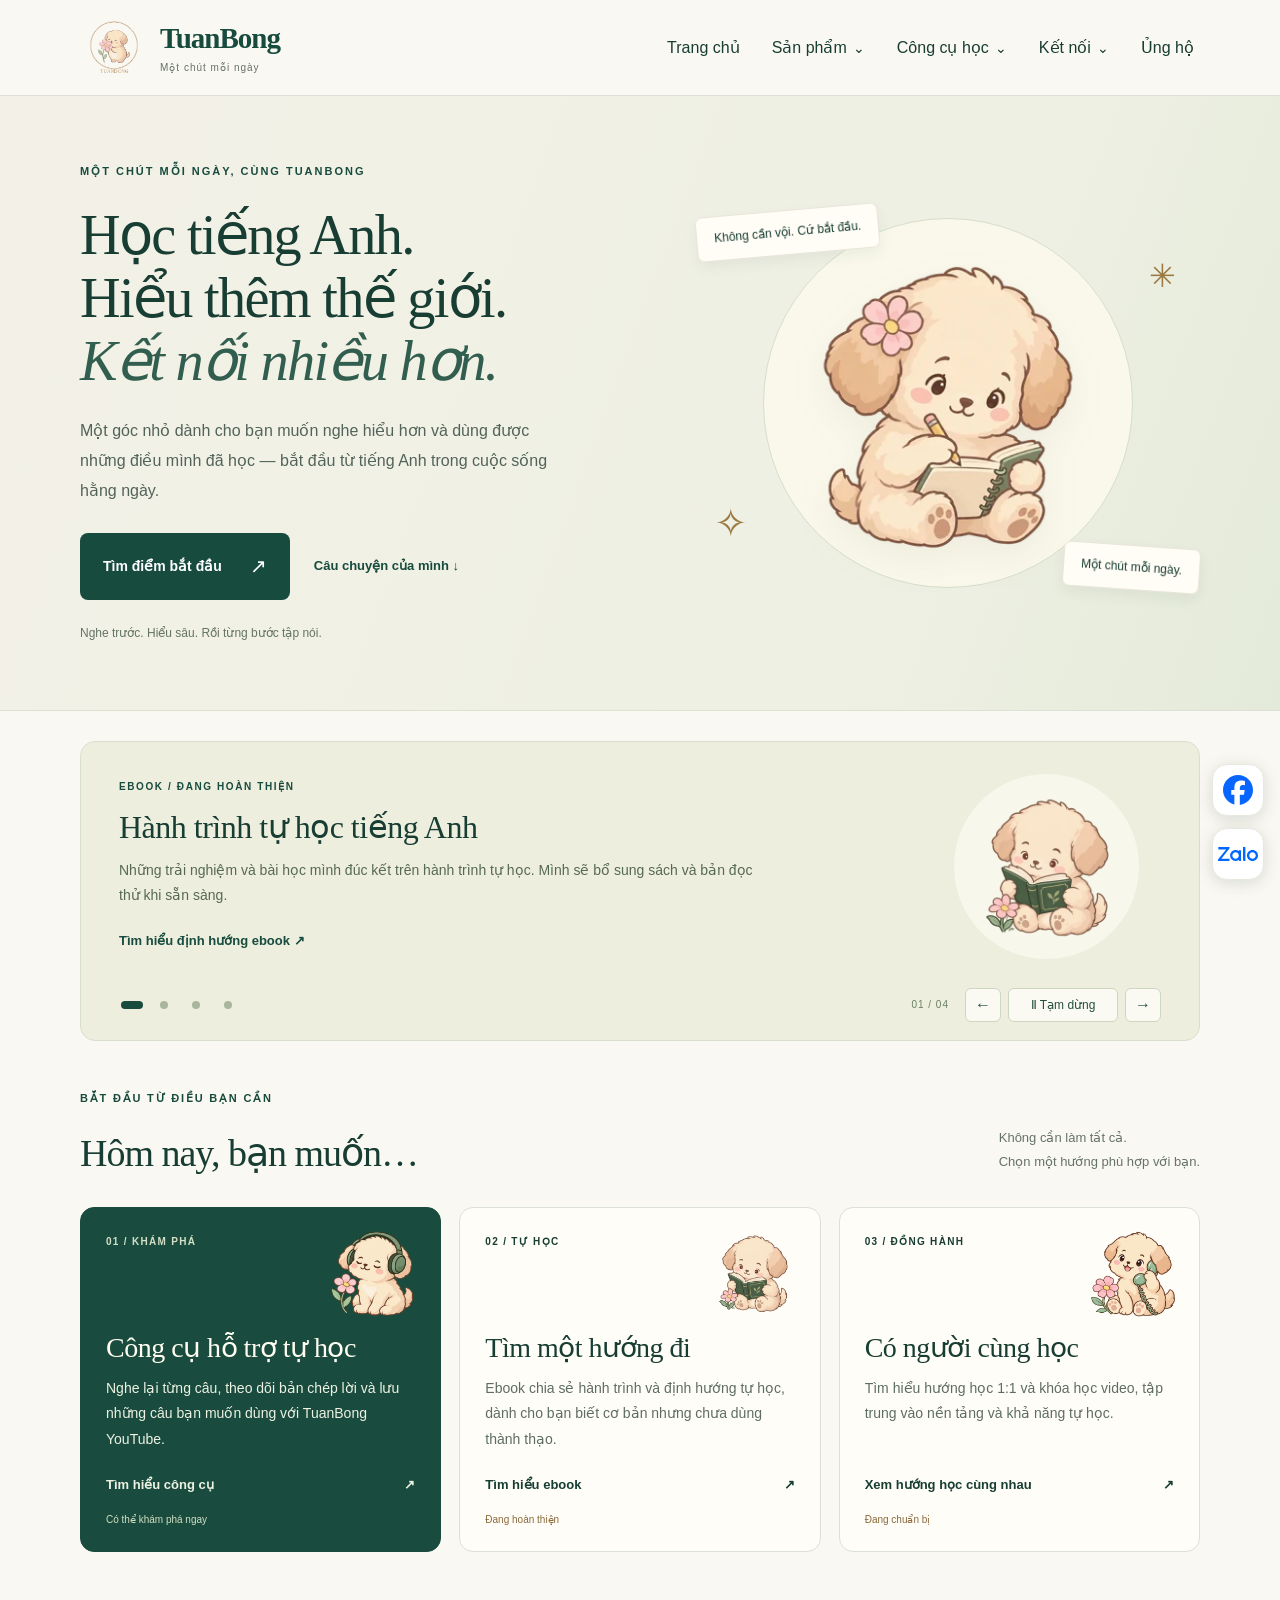
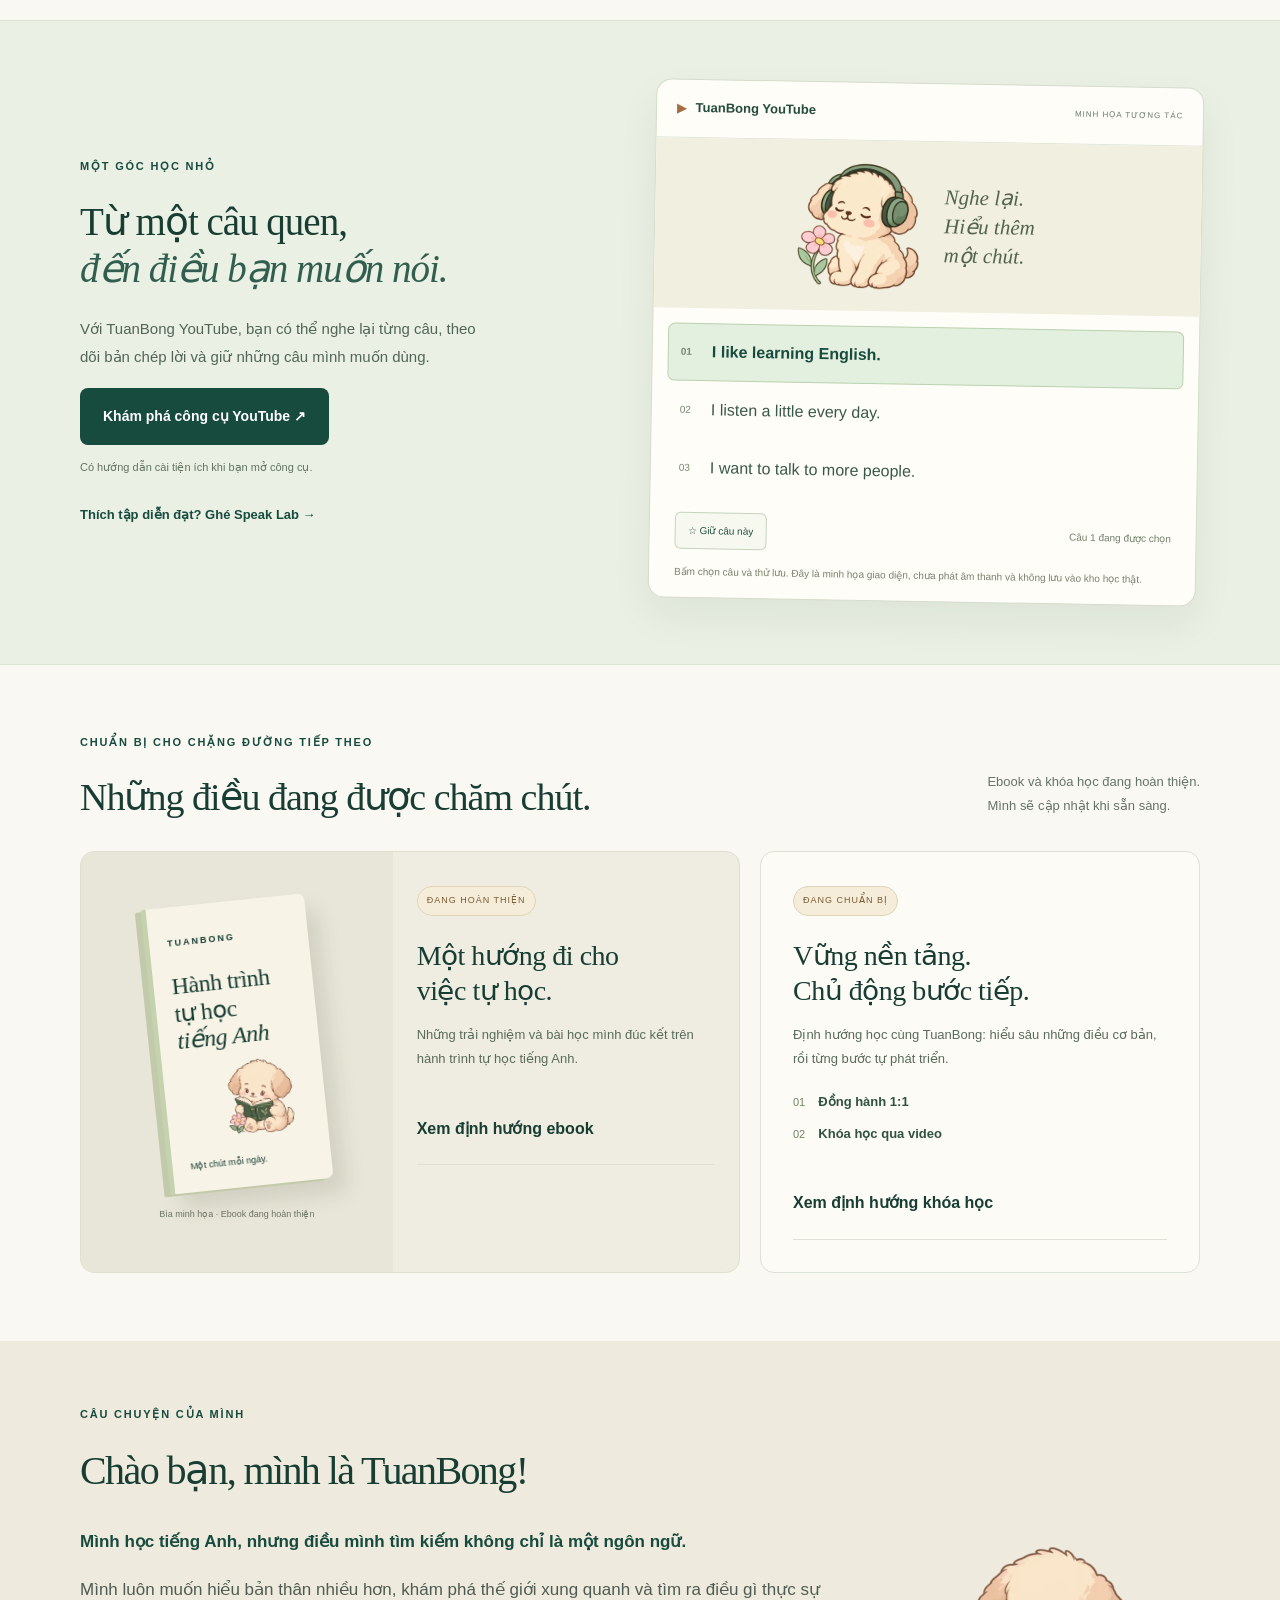
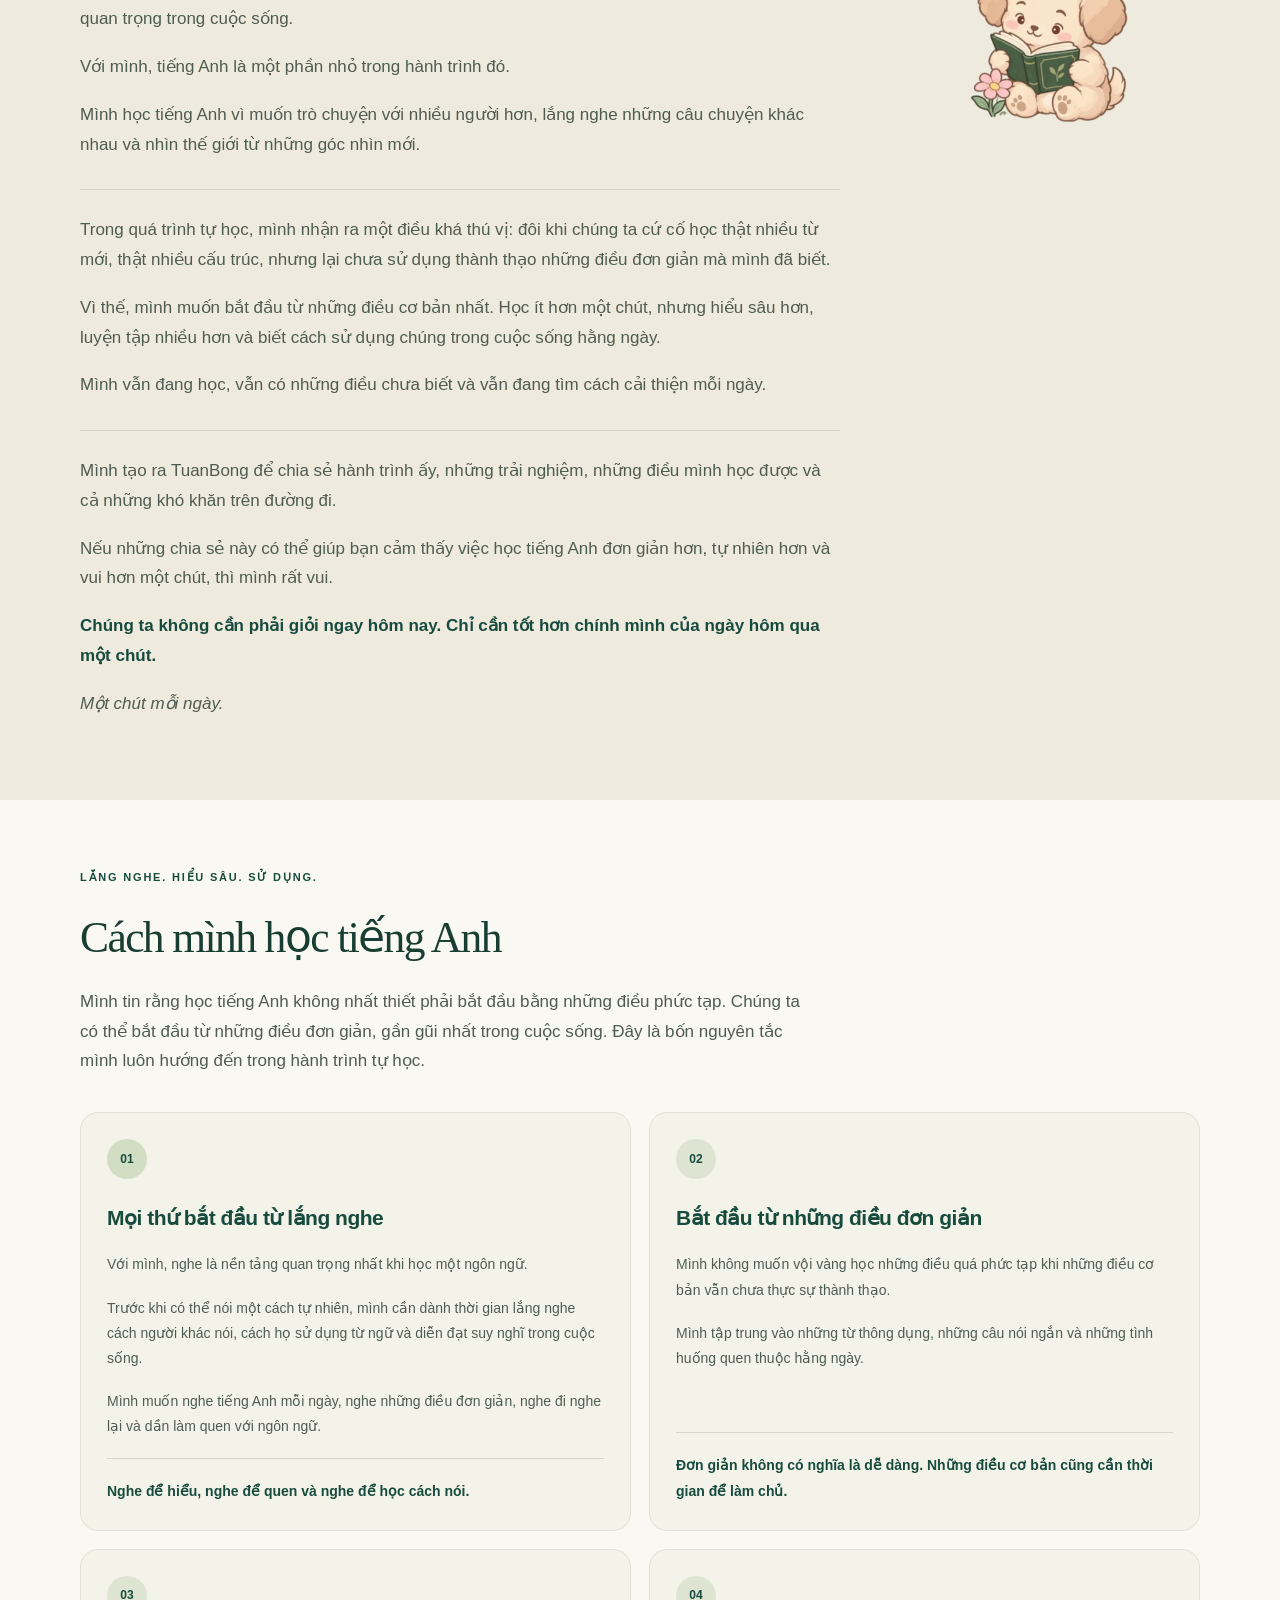
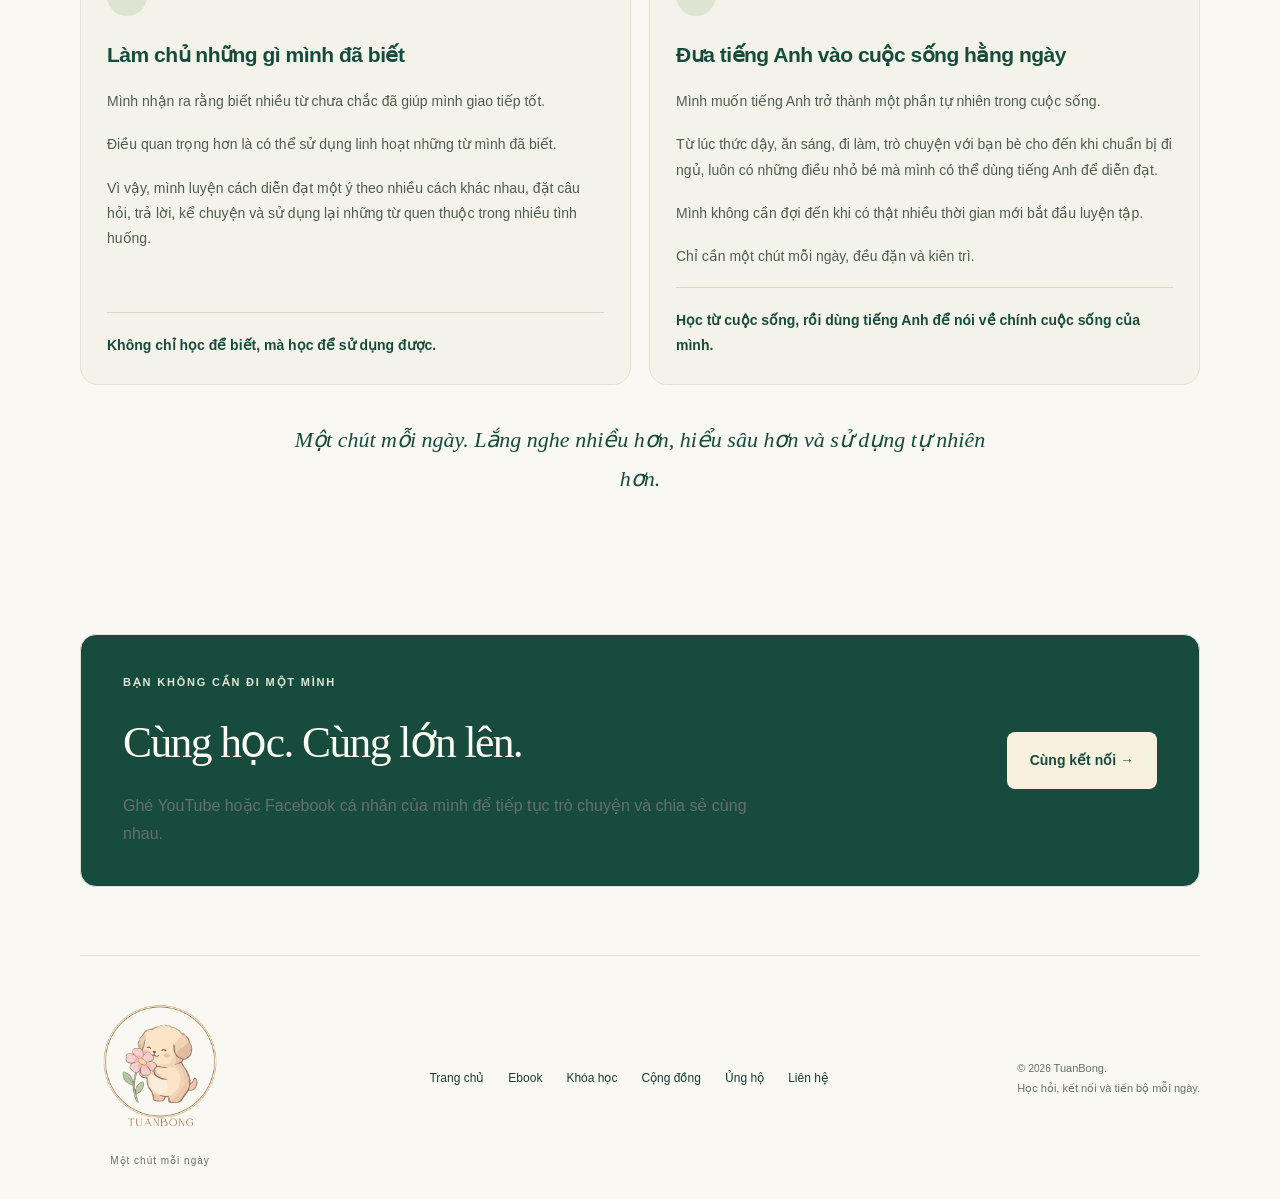
<file: index.html>
<!doctype html>
<html lang="vi">
  <head>
    <meta charset="utf-8" />
    <meta name="viewport" content="width=device-width, initial-scale=1" />

    <meta
      name="description"
      content="TuanBong — không gian chia sẻ hành trình tự học tiếng Anh, phát triển bản thân và kết nối. Một chút mỗi ngày, không chỉ để học tốt hơn mà còn để sống tốt hơn."
    />
    <meta name="theme-color" content="#174b3e" />
    <title>TuanBong | Học tiếng Anh</title>
    <link rel="icon" type="image/png" href="./assets/tuanbong-logo.png" />
    <link rel="stylesheet" href="./styles.css?v=20261031-story-trial-2" />
    <script src="./script.js?v=20261031-contact-icons-1" defer></script>
    <link rel="stylesheet" href="./home-preview.css?v=2-slides" />
    <script src="./home-preview.js?v=2-slides" defer></script>
  </head>
  <body data-page="home">
    <a class="skip-link" href="#main">Đến nội dung chính</a>
    <header class="site-header">
      <div class="container nav">
        <a
          class="brand brand-lockup"
          href="./"
          aria-label="TuanBong — Trang chủ"
        >
          <img
            class="brand-logo"
            src="./assets/tuanbong-logo.png"
            width="2000"
            height="2000"
            alt=""
          />
          <span class="brand-name">TuanBong<span>Một chút mỗi ngày</span></span>
        </a>
        <nav class="primary-nav" aria-label="Điều hướng chính">
          <a href="./" aria-current="page">Trang chủ</a>
          <details class="nav-dropdown"><summary>Sản phẩm <span aria-hidden="true">⌄</span></summary><div class="nav-submenu"><a href="./ebook/">Ebook</a><a href="./courses/">Khóa học</a></div></details>
          <details class="nav-dropdown"><summary>Công cụ học <span aria-hidden="true">⌄</span></summary><div class="nav-submenu"><a href="https://tuanbong.pages.dev/speak-lab/">TuanBong Speak Lab</a><a href="https://tuanbong.pages.dev/youtube/">TuanBong YouTube</a></div></details>
          <details class="nav-dropdown"><summary>Kết nối <span aria-hidden="true">⌄</span></summary><div class="nav-submenu"><a href="https://tuanbong.pages.dev/community/">Cộng đồng</a><a href="https://tuanbong.pages.dev/contact/">Liên hệ</a><a href="https://tuanbong.pages.dev/booking/">Đặt lịch</a></div></details>
          <a href="https://tuanbong.pages.dev/donate/">Ủng hộ</a>
        </nav>
      </div>
    </header>
    <main id="main">
      <section class="new-hero" aria-labelledby="home-title">
        <div class="container hero-grid">
          <div class="hero-copy"><p class="eyebrow">MỘT CHÚT MỖI NGÀY, CÙNG TUANBONG</p>
            <h1 id="home-title">Học tiếng Anh.<br>Hiểu thêm thế giới.<br><em>Kết nối nhiều hơn.</em></h1>
            <p class="hero-description">Một góc nhỏ dành cho bạn muốn nghe hiểu hơn và dùng được những điều mình đã học — bắt đầu từ tiếng Anh trong cuộc sống hằng ngày.</p>
            <div class="hero-actions"><a class="button" href="#bat-dau">Tìm điểm bắt đầu <span aria-hidden="true">↗</span></a><a class="plain-link" href="#cau-chuyen">Câu chuyện của mình ↓</a></div>
            <p class="hero-footnote">Nghe trước. Hiểu sâu. Rồi từng bước tập nói.</p>
          </div>
          <div class="hero-picture"><div class="picture-disc"></div><span class="picture-note note-top">Không cần vội. Cứ bắt đầu.</span><img src="./assets/mascots/learning.webp" width="360" height="360" alt="Chú cún TuanBong đang ngồi học với cuốn sổ"><span class="picture-note note-bottom">Một chút mỗi ngày.</span><span class="picture-star star-one" aria-hidden="true">✳</span><span class="picture-star star-two" aria-hidden="true">✧</span></div>
        </div>
      </section>
      <section class="compact-showcase container" id="slide-kham-pha" role="region" aria-roledescription="trình chiếu" aria-label="Khám phá thêm cùng TuanBong"><div class="compact-frame"><div class="compact-stage"><article class="compact-slide" role="group" aria-roledescription="slide" aria-label="1 trên 4"><div class="compact-copy"><p class="eyebrow">EBOOK / ĐANG HOÀN THIỆN</p><h2>Hành trình tự học tiếng Anh</h2><p>Những trải nghiệm và bài học mình đúc kết trên hành trình tự học. Mình sẽ bổ sung sách và bản đọc thử khi sẵn sàng.</p><a class="plain-link" href="./ebook/">Tìm hiểu định hướng ebook <span aria-hidden="true">↗</span></a></div><div class="compact-picture"><img src="./assets/mascots/reading.webp" width="200" height="200" alt="" loading="lazy" decoding="async"></div></article><article class="compact-slide" role="group" aria-roledescription="slide" aria-label="2 trên 4" hidden inert aria-hidden="true"><div class="compact-copy"><p class="eyebrow">KHÓA HỌC / ĐANG CHUẨN BỊ</p><h2>Vững nền tảng. Từng bước tự học.</h2><p>Định hướng đồng hành 1:1 và khóa học qua video, giúp người học hiểu sâu những điều cơ bản. Chưa mở đăng ký.</p><a class="plain-link" href="./courses/">Xem định hướng khóa học <span aria-hidden="true">↗</span></a></div><div class="compact-picture"><img src="./assets/mascots/learning.webp" width="200" height="200" alt="" loading="lazy" decoding="async"></div></article><article class="compact-slide" role="group" aria-roledescription="slide" aria-label="3 trên 4" hidden inert aria-hidden="true"><div class="compact-copy"><p class="eyebrow">KÊNH YOUTUBE / CÙNG CHIA SẺ</p><h2>Những điều mình học được.</h2><p>Ghé kênh YouTube của mình để nghe những chia sẻ về tự học tiếng Anh và trải nghiệm trên đường đi.</p><a class="plain-link" href="https://www.youtube.com/@Tuanshare-E" target="_blank" rel="noopener noreferrer">Ghé kênh YouTube <span aria-hidden="true">↗</span></a></div><div class="compact-picture"><img src="./assets/mascots/listening.webp" width="200" height="200" alt="" loading="lazy" decoding="async"></div></article><article class="compact-slide" role="group" aria-roledescription="slide" aria-label="4 trên 4" hidden inert aria-hidden="true"><div class="compact-copy"><p class="eyebrow">KẾT NỐI / CÙNG NHAU</p><h2>Cùng học. Cùng lớn lên.</h2><p>Giữ liên lạc qua YouTube và Facebook cá nhân của mình, cùng chia sẻ những điều bạn khám phá mỗi ngày.</p><a class="plain-link" href="https://tuanbong.pages.dev/community/">Xem các kênh kết nối <span aria-hidden="true">↗</span></a></div><div class="compact-picture"><img src="./assets/mascots/connecting.webp" width="200" height="200" alt="" loading="lazy" decoding="async"></div></article></div><div class="compact-controls"><div class="compact-pagination" aria-label="Chọn slide"><button class="compact-dot" aria-label="Slide 1: Ebook" aria-pressed="true"></button><button class="compact-dot" aria-label="Slide 2: Khóa học" aria-pressed="false"></button><button class="compact-dot" aria-label="Slide 3: Kênh YouTube" aria-pressed="false"></button><button class="compact-dot" aria-label="Slide 4: Kết nối" aria-pressed="false"></button></div><div class="compact-navigation"><span class="compact-counter" aria-hidden="true">01 / 04</span><button class="compact-prev" aria-label="Slide trước">←</button><button class="compact-pause" aria-label="Tạm dừng tự chuyển slide" aria-pressed="false">Ⅱ <span>Tạm dừng</span></button><button class="compact-next" aria-label="Slide tiếp theo">→</button></div></div></div><p class="compact-announcement sr-only" aria-live="polite"></p></section>
      <section class="section container start-section" id="bat-dau" aria-labelledby="start-title">
        <div class="section-heading"><div><p class="eyebrow">BẮT ĐẦU TỪ ĐIỀU BẠN CẦN</p><h2 id="start-title">Hôm nay, bạn muốn…</h2></div><p>Không cần làm tất cả.<br>Chọn một hướng phù hợp với bạn.</p></div>
        <div class="new-pathways">
          <article class="path-card path-primary"><span class="path-number">01 / KHÁM PHÁ</span><img src="./assets/mascots/listening.webp" width="100" height="100" alt="" loading="lazy"><h3>Công cụ hỗ trợ tự học</h3><p>Nghe lại từng câu, theo dõi bản chép lời và lưu những câu bạn muốn dùng với TuanBong YouTube.</p><a href="#goc-hoc">Tìm hiểu công cụ <span aria-hidden="true">↗</span></a><span class="path-status">Có thể khám phá ngay</span></article>
          <article class="path-card"><span class="path-number">02 / TỰ HỌC</span><img src="./assets/mascots/reading.webp" width="100" height="100" alt="" loading="lazy"><h3>Tìm một hướng đi</h3><p>Ebook chia sẻ hành trình và định hướng tự học, dành cho bạn biết cơ bản nhưng chưa dùng thành thạo.</p><a href="./ebook/">Tìm hiểu ebook <span aria-hidden="true">↗</span></a><span class="path-status upcoming">Đang hoàn thiện</span></article>
          <article class="path-card"><span class="path-number">03 / ĐỒNG HÀNH</span><img src="./assets/mascots/connecting.webp" width="100" height="100" alt="" loading="lazy"><h3>Có người cùng học</h3><p>Tìm hiểu hướng học 1:1 và khóa học video, tập trung vào nền tảng và khả năng tự học.</p><a href="./courses/">Xem hướng học cùng nhau <span aria-hidden="true">↗</span></a><span class="path-status upcoming">Đang chuẩn bị</span></article>
        </div>
      </section>
      <section class="tool-section" id="goc-hoc" aria-labelledby="tool-title"><div class="container tool-grid">
        <div class="tool-copy"><p class="eyebrow">MỘT GÓC HỌC NHỎ</p><h2 id="tool-title">Từ một câu quen,<br><em>đến điều bạn muốn nói.</em></h2><p>Với TuanBong YouTube, bạn có thể nghe lại từng câu, theo dõi bản chép lời và giữ những câu mình muốn dùng.</p><a class="button" href="https://tuanbong.pages.dev/youtube/">Khám phá công cụ YouTube ↗</a><p class="small-note">Có hướng dẫn cài tiện ích khi bạn mở công cụ.</p><a class="plain-link" href="https://tuanbong.pages.dev/speak-lab/">Thích tập diễn đạt? Ghé Speak Lab →</a></div>
        <div class="lesson-preview"><div class="lesson-top"><span class="lesson-brand"><span aria-hidden="true">▶</span> TuanBong YouTube</span><span>MINH HỌA TƯƠNG TÁC</span></div><div class="lesson-scene"><img src="./assets/mascots/listening.webp" width="140" height="140" alt="Chú cún đang đeo tai nghe"><span>Nghe lại. Hiểu thêm một chút.</span></div><div class="lesson-lines"><button class="sample-line active" data-line="0" aria-pressed="true"><span>01</span><span>I like learning English.</span></button><button class="sample-line" data-line="1" aria-pressed="false"><span>02</span><span>I listen a little every day.</span></button><button class="sample-line" data-line="2" aria-pressed="false"><span>03</span><span>I want to talk to more people.</span></button></div><div class="lesson-bottom"><button id="sample-save" aria-pressed="false">☆ Giữ câu này</button><span id="sample-feedback" aria-live="polite">Chọn một câu để xem</span></div><p class="demo-disclaimer">Bấm chọn câu và thử lưu. Đây là minh họa giao diện, chưa phát âm thanh và không lưu vào kho học thật.</p></div>
      </div></section>
      <section class="section container product-section" id="san-pham" aria-labelledby="product-title"><div class="section-heading"><div><p class="eyebrow">CHUẨN BỊ CHO CHẶNG ĐƯỜNG TIẾP THEO</p><h2 id="product-title">Những điều đang được chăm chút.</h2></div><p>Ebook và khóa học đang hoàn thiện.<br>Mình sẽ cập nhật khi sẵn sàng.</p></div>
        <div class="product-grid"><article class="ebook-feature"><div class="book-stage"><div class="book-cover"><span>TUANBONG</span><h3>Hành trình<br>tự học<br><em>tiếng Anh</em></h3><img src="./assets/mascots/reading.webp" width="120" height="120" alt=""><small>Một chút mỗi ngày.</small></div><small class="cover-note">Bìa minh họa · Ebook đang hoàn thiện</small></div><div class="product-copy"><span class="status-label">ĐANG HOÀN THIỆN</span><h3>Một hướng đi cho<br>việc tự học.</h3><p>Những trải nghiệm và bài học mình đúc kết trên hành trình tự học tiếng Anh.</p><details><summary>Xem định hướng ebook</summary><p>Dành cho bạn đã biết tiếng Anh cơ bản nhưng chưa sử dụng thành thạo. Mục lục, bản đọc thử chính thức và thông tin nhận sách sẽ được bổ sung khi hoàn thiện.</p></details></div></article>
        <article class="course-feature"><span class="status-label">ĐANG CHUẨN BỊ</span><h3>Vững nền tảng.<br>Chủ động bước tiếp.</h3><p>Định hướng học cùng TuanBong: hiểu sâu những điều cơ bản, rồi từng bước tự phát triển.</p><div class="course-types"><span>01 <strong>Đồng hành 1:1</strong></span><span>02 <strong>Khóa học qua video</strong></span></div><details><summary>Xem định hướng khóa học</summary><p>Nội dung, học phí, lịch học và cách đăng ký sẽ được cập nhật khi sẵn sàng. Hiện chưa mở đăng ký hoặc nhận thanh toán.</p></details></article></div>
      </section>
      <section
        class="story-section personal-story"
        id="cau-chuyen"
        aria-labelledby="story-title"
      >
        <div class="container section story-grid">
          <div class="story-copy">
          <p class="eyebrow">CÂU CHUYỆN CỦA MÌNH</p>
          <h2 id="story-title">Chào bạn, mình là TuanBong!</h2>
          <div class="story-layout">
            <div class="story-block">
              <p>
                <strong
                  >Mình học tiếng Anh, nhưng điều mình tìm kiếm không chỉ là một
                  ngôn ngữ.</strong
                >
              </p>
              <p>
                Mình luôn muốn hiểu bản thân nhiều hơn, khám phá thế giới xung
                quanh và tìm ra điều gì thực sự quan trọng trong cuộc sống.
              </p>
              <p>Với mình, tiếng Anh là một phần nhỏ trong hành trình đó.</p>
              <p>
                Mình học tiếng Anh vì muốn trò chuyện với nhiều người hơn, lắng
                nghe những câu chuyện khác nhau và nhìn thế giới từ những góc
                nhìn mới.
              </p>
            </div>
            <div class="story-block">
              <p>
                Trong quá trình tự học, mình nhận ra một điều khá thú vị: đôi
                khi chúng ta cứ cố học thật nhiều từ mới, thật nhiều cấu trúc,
                nhưng lại chưa sử dụng thành thạo những điều đơn giản mà mình đã
                biết.
              </p>
              <p>
                Vì thế, mình muốn bắt đầu từ những điều cơ bản nhất. Học ít hơn
                một chút, nhưng hiểu sâu hơn, luyện tập nhiều hơn và biết cách
                sử dụng chúng trong cuộc sống hằng ngày.
              </p>
              <p>
                Mình vẫn đang học, vẫn có những điều chưa biết và vẫn đang tìm
                cách cải thiện mỗi ngày.
              </p>
            </div>
            <div class="story-block">
              <p>
                Mình tạo ra TuanBong để chia sẻ hành trình ấy, những trải
                nghiệm, những điều mình học được và cả những khó khăn trên đường
                đi.
              </p>
              <p>
                Nếu những chia sẻ này có thể giúp bạn cảm thấy việc học tiếng
                Anh đơn giản hơn, tự nhiên hơn và vui hơn một chút, thì mình rất
                vui.
              </p>
              <p>
                <strong
                  >Chúng ta không cần phải giỏi ngay hôm nay. Chỉ cần tốt hơn
                  chính mình của ngày hôm qua một chút.</strong
                >
              </p>
              <p><em>Một chút mỗi ngày.</em></p>
            </div>
          </div>
          </div>
          <aside class="story-illustration" aria-hidden="true">
            <img class="story-mascot" src="./assets/mascots/reading.webp" width="360" height="360" alt="" loading="lazy" decoding="async">
          </aside>
        </div>
      </section>
      <section
        class="section container learning-method"
        id="cach-minh-hoc"
        aria-labelledby="learning-title"
      >
        <div class="method-intro">
          <p class="eyebrow">LẮNG NGHE. HIỂU SÂU. SỬ DỤNG.</p>
          <h2 id="learning-title">Cách mình học <span class="learning-language">tiếng Anh</span></h2>
          <p>
            Mình tin rằng học tiếng Anh không nhất thiết phải bắt đầu bằng những
            điều phức tạp. Chúng ta có thể bắt đầu từ những điều đơn giản, gần
            gũi nhất trong cuộc sống. Đây là bốn nguyên tắc mình luôn hướng đến
            trong hành trình tự học.
          </p>
        </div>
        <div class="principle-grid">
          <article class="principle-card principle-listening">
            <span class="principle-number" aria-hidden="true">01</span>
            <h3>Mọi thứ bắt đầu từ lắng nghe</h3>
            <p>
              Với mình, nghe là nền tảng quan trọng nhất khi học một ngôn ngữ.
            </p>
            <p>
              Trước khi có thể nói một cách tự nhiên, mình cần dành thời gian
              lắng nghe cách người khác nói, cách họ sử dụng từ ngữ và diễn đạt
              suy nghĩ trong cuộc sống.
            </p>
            <p>
              Mình muốn nghe tiếng Anh mỗi ngày, nghe những điều đơn giản, nghe
              đi nghe lại và dần làm quen với ngôn ngữ.
            </p>
            <p class="principle-takeaway">
              <strong
                >Nghe để hiểu, nghe để quen và nghe để học cách nói.</strong
              >
            </p>
          </article>
          <article class="principle-card">
            <span class="principle-number" aria-hidden="true">02</span>
            <h3>Bắt đầu từ những điều đơn giản</h3>
            <p>
              Mình không muốn vội vàng học những điều quá phức tạp khi những
              điều cơ bản vẫn chưa thực sự thành thạo.
            </p>
            <p>
              Mình tập trung vào những từ thông dụng, những câu nói ngắn và
              những tình huống quen thuộc hằng ngày.
            </p>
            <p class="principle-takeaway">
              <strong
                >Đơn giản không có nghĩa là dễ dàng. Những điều cơ bản cũng cần
                thời gian để làm chủ.</strong
              >
            </p>
          </article>
          <article class="principle-card">
            <span class="principle-number" aria-hidden="true">03</span>
            <h3>Làm chủ những gì mình đã biết</h3>
            <p>
              Mình nhận ra rằng biết nhiều từ chưa chắc đã giúp mình giao tiếp
              tốt.
            </p>
            <p>
              Điều quan trọng hơn là có thể sử dụng linh hoạt những từ mình đã
              biết.
            </p>
            <p>
              Vì vậy, mình luyện cách diễn đạt một ý theo nhiều cách khác nhau,
              đặt câu hỏi, trả lời, kể chuyện và sử dụng lại những từ quen thuộc
              trong nhiều tình huống.
            </p>
            <p class="principle-takeaway">
              <strong>Không chỉ học để biết, mà học để sử dụng được.</strong>
            </p>
          </article>
          <article class="principle-card">
            <span class="principle-number" aria-hidden="true">04</span>
            <h3>Đưa tiếng Anh vào cuộc sống hằng ngày</h3>
            <p>
              Mình muốn tiếng Anh trở thành một phần tự nhiên trong cuộc sống.
            </p>
            <p>
              Từ lúc thức dậy, ăn sáng, đi làm, trò chuyện với bạn bè cho đến
              khi chuẩn bị đi ngủ, luôn có những điều nhỏ bé mà mình có thể dùng
              tiếng Anh để diễn đạt.
            </p>
            <p>
              Mình không cần đợi đến khi có thật nhiều thời gian mới bắt đầu
              luyện tập.
            </p>
            <p>Chỉ cần một chút mỗi ngày, đều đặn và kiên trì.</p>
            <p class="principle-takeaway">
              <strong
                >Học từ cuộc sống, rồi dùng tiếng Anh để nói về chính cuộc sống
                của mình.</strong
              >
            </p>
          </article>
        </div>
        <p class="method-closing">
          <em
            >Một chút mỗi ngày. Lắng nghe nhiều hơn, hiểu sâu hơn và sử dụng tự
            nhiên hơn.</em
          >
        </p>
      </section>
      <section class="section container">
        <div class="gentle-callout">
          <div>
            <p class="eyebrow">BẠN KHÔNG CẦN ĐI MỘT MÌNH</p>
            <h2>Cùng học. Cùng lớn lên.</h2>
            <p>
              Ghé YouTube hoặc Facebook cá nhân của mình để tiếp tục trò chuyện
              và chia sẻ cùng nhau.
            </p>
          </div>
          <a class="button" href="https://tuanbong.pages.dev/community/">Cùng kết nối →</a>
        </div>
      </section>
    </main>
    <footer class="container footer">
      <a class="brand footer-brand" href="./" aria-label="TuanBong — Trang chủ">
        <img
          class="footer-logo"
          src="./assets/tuanbong-logo.png"
          width="2000"
          height="2000"
          loading="lazy"
          alt="Logo TuanBong: chú chó ôm bông hoa và chữ TUANBONG"
        />
        <span>Một chút mỗi ngày</span>
      </a>
      <nav class="footer-links" aria-label="Điều hướng cuối trang">
        <a href="./">Trang chủ</a>
        <a href="./ebook/">Ebook</a>
        <a href="./courses/">Khóa học</a>
        <a href="https://tuanbong.pages.dev/community/">Cộng đồng</a>
        <a href="https://tuanbong.pages.dev/donate/">Ủng hộ</a>
        <a href="https://tuanbong.pages.dev/contact/">Liên hệ</a>
      </nav>
      <p>
        © <span id="year">2026</span> TuanBong.<br />Học hỏi, kết nối và tiến
        bộ mỗi ngày.
      </p>
    </footer>
  </body>
</html>
</file>
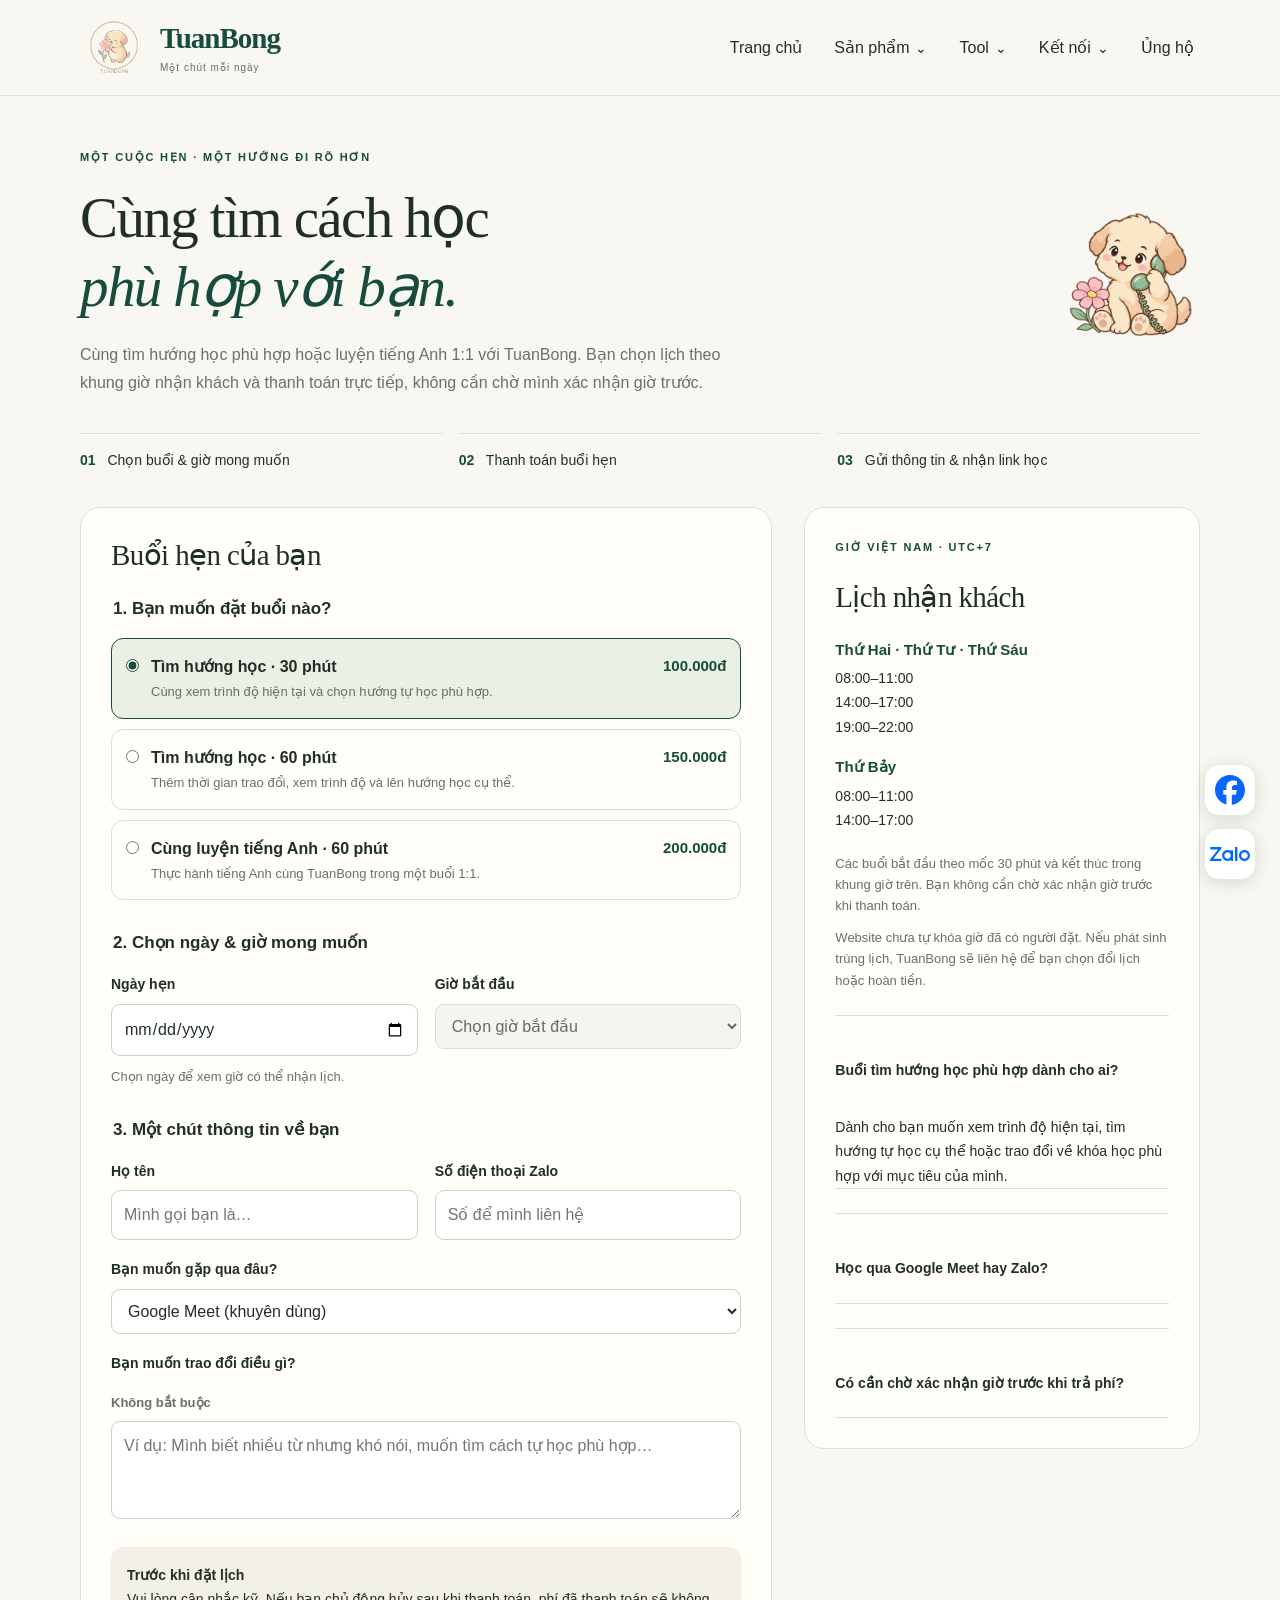
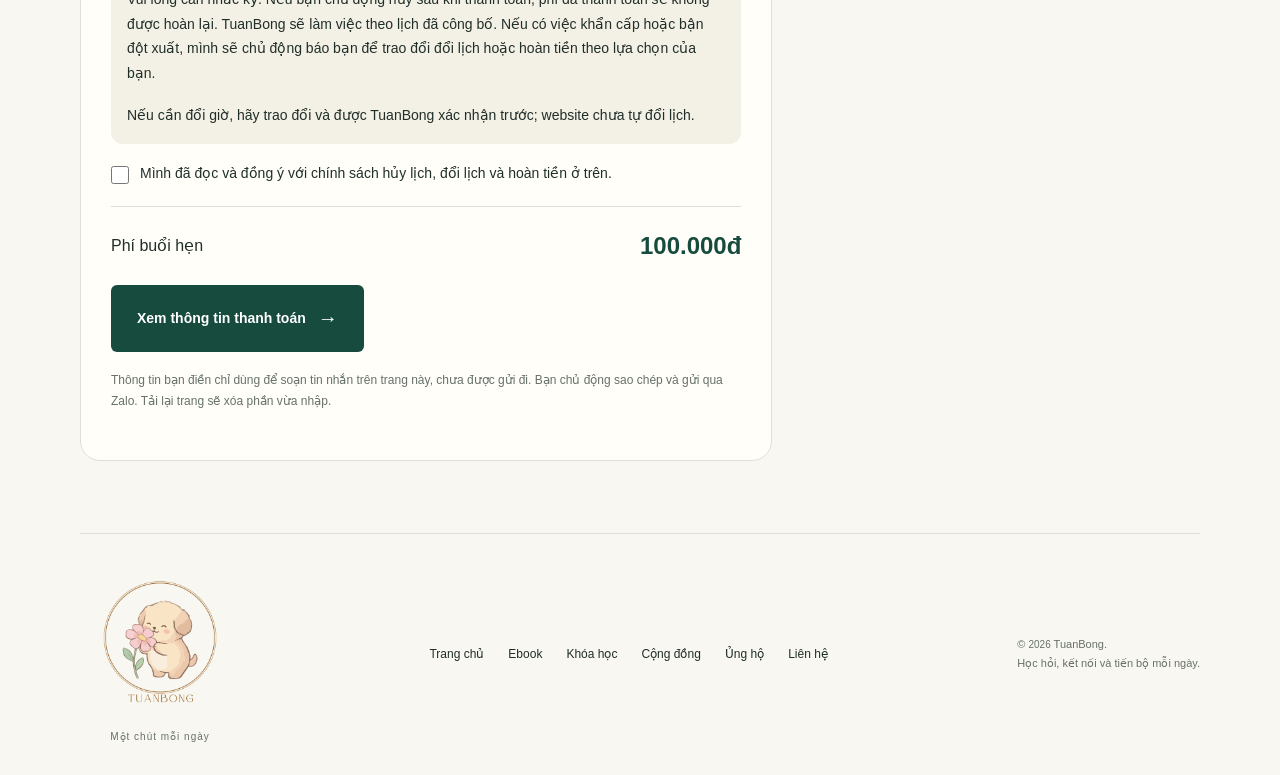
<file: booking/index.html>
<!doctype html>
<html lang="vi">
  <head>
    <meta charset="utf-8" />
    <meta name="viewport" content="width=device-width, initial-scale=1" />
    <script src="../device-layout.js?v=20261028-1"></script>
    <meta
      name="description"
      content="Cùng tìm hướng học tiếng Anh phù hợp hoặc luyện tiếng Anh 1:1 với TuanBong. Chọn lịch theo giờ nhận khách và thanh toán trực tiếp."
    />
    <meta name="theme-color" content="#174b3e" />
    <meta property="og:type" content="website" />
    <meta property="og:title" content="Đặt lịch cùng TuanBong | Một chút mỗi ngày" />
    <meta property="og:description" content="Cùng tìm hướng học phù hợp hoặc luyện tiếng Anh 1:1. Chọn lịch và thanh toán trực tiếp." />
    <title>Đặt lịch cùng TuanBong | Một chút mỗi ngày</title>
    <link rel="icon" type="image/png" href="../assets/tuanbong-logo.png" />
    <link rel="stylesheet" href="../styles.css?v=20261031-contact-icons-1" />
    <script src="../script.js?v=20261031-contact-icons-1" defer></script>
  <link rel="stylesheet" href="./booking.css?v=20261027-1">
<script src="./booking.js?v=20261027-2" defer></script>
</head>
  <body data-page="booking">
    <a class="skip-link" href="#main">Đến nội dung chính</a>
    <header class="site-header">
      <div class="container nav">
        <a class="brand brand-lockup" href="../" aria-label="TuanBong — Trang chủ">
          <img class="brand-logo" src="../assets/tuanbong-logo.png" width="2000" height="2000" alt="" />
          <span class="brand-name">TuanBong<span>Một chút mỗi ngày</span></span>
        </a>
        <nav class="primary-nav" aria-label="Điều hướng chính">
          <a href="../">Trang chủ</a>
          <details class="nav-dropdown"><summary>Sản phẩm <span aria-hidden="true">⌄</span></summary><div class="nav-submenu"><a href="../ebook/">Ebook</a><a href="../courses/">Khóa học</a></div></details>
          <details class="nav-dropdown"><summary>Tool <span aria-hidden="true">⌄</span></summary><div class="nav-submenu"><a href="../speak-lab/">TuanBong Speak Lab</a><a href="../youtube/">TuanBong YouTube</a></div></details>
          <details class="nav-dropdown is-current"><summary>Kết nối <span aria-hidden="true">⌄</span></summary><div class="nav-submenu"><a href="../community/">Cộng đồng</a><a href="../contact/">Liên hệ</a><a href="../booking/" aria-current="page">Đặt lịch</a></div></details>
          <a href="../donate/">Ủng hộ</a>
        </nav>
      </div>
    </header>
    <main id="main" class="bk-page">
<section class="container bk-hero" aria-labelledby="booking-title">
<div><p class="eyebrow">MỘT CUỘC HẸN · MỘT HƯỚNG ĐI RÕ HƠN</p><h1 id="booking-title">Cùng tìm cách học<br><em>phù hợp với bạn.</em></h1><p>Cùng tìm hướng học phù hợp hoặc luyện tiếng Anh 1:1 với TuanBong. Bạn chọn lịch theo khung giờ nhận khách và thanh toán trực tiếp, không cần chờ mình xác nhận giờ trước.</p></div>
<img src="../assets/mascots/connecting.webp" width="360" height="360" alt="" aria-hidden="true">
</section>
<div class="container bk-flow" aria-label="Các bước đặt lịch"><div><b>01</b> Chọn buổi &amp; giờ mong muốn</div><div><b>02</b> Thanh toán buổi hẹn</div><div><b>03</b> Gửi thông tin &amp; nhận link học</div></div>
<div class="container bk-layout">
<div>
<form id="booking-form" class="bk-card">
<h2>Buổi hẹn của bạn</h2>
<fieldset><legend>1. Bạn muốn đặt buổi nào?</legend>
<div class="bk-options">
<label class="bk-option"><input type="radio" name="service" value="consult30" checked><span><strong>Tìm hướng học · 30 phút</strong><small>Cùng xem trình độ hiện tại và chọn hướng tự học phù hợp.</small></span><b>100.000đ</b></label>
<label class="bk-option"><input type="radio" name="service" value="consult60"><span><strong>Tìm hướng học · 60 phút</strong><small>Thêm thời gian trao đổi, xem trình độ và lên hướng học cụ thể.</small></span><b>150.000đ</b></label>
<label class="bk-option"><input type="radio" name="service" value="trial60"><span><strong>Cùng luyện tiếng Anh · 60 phút</strong><small>Thực hành tiếng Anh cùng TuanBong trong một buổi 1:1.</small></span><b>200.000đ</b></label>
</div></fieldset>
<fieldset><legend>2. Chọn ngày &amp; giờ mong muốn</legend>
<div class="bk-fields"><label class="bk-field" for="booking-date">Ngày hẹn<input id="booking-date" name="date" type="date" required aria-describedby="time-note"></label><label class="bk-field" for="booking-time">Giờ bắt đầu<select id="booking-time" name="time" required disabled aria-describedby="time-note"><option value="">Chọn ngày trước nhé</option></select></label></div>
<p class="bk-note" id="time-note">Giờ Việt Nam (UTC+7). Bạn có thể chọn lịch và thanh toán trực tiếp.</p>
</fieldset>
<fieldset><legend>3. Một chút thông tin về bạn</legend>
<div class="bk-fields">
<label class="bk-field" for="booking-name">Họ tên<input id="booking-name" name="fullname" autocomplete="name" maxlength="100" required placeholder="Mình gọi bạn là…"></label>
<label class="bk-field" for="booking-phone">Số điện thoại Zalo<input id="booking-phone" name="phone" type="tel" autocomplete="tel" inputmode="tel" maxlength="25" pattern="[+0-9() .-]{8,25}" required placeholder="Số để mình liên hệ"></label>
<label class="bk-field wide" for="booking-platform">Bạn muốn gặp qua đâu?<select id="booking-platform" name="platform"><option>Google Meet (khuyên dùng)</option><option>Zalo</option></select></label>
<label class="bk-field wide" for="booking-goal">Bạn muốn trao đổi điều gì? <span class="bk-note">Không bắt buộc</span><textarea id="booking-goal" name="goal" rows="3" maxlength="1500" placeholder="Ví dụ: Mình biết nhiều từ nhưng khó nói, muốn tìm cách tự học phù hợp…"></textarea></label>
</div></fieldset>
<div class="bk-policy"><strong>Trước khi đặt lịch</strong><p>Vui lòng cân nhắc kỹ. Nếu bạn chủ động hủy sau khi thanh toán, phí đã thanh toán sẽ không được hoàn lại. TuanBong sẽ làm việc theo lịch đã công bố. Nếu có việc khẩn cấp hoặc bận đột xuất, mình sẽ chủ động báo bạn để trao đổi đổi lịch hoặc hoàn tiền theo lựa chọn của bạn.</p><p>Nếu cần đổi giờ, hãy trao đổi và được TuanBong xác nhận trước; website chưa tự đổi lịch.</p></div>
<label class="bk-check"><input type="checkbox" name="policy" required><span>Mình đã đọc và đồng ý với chính sách hủy lịch, đổi lịch và hoàn tiền ở trên.</span></label>
<div class="bk-total"><span>Phí buổi hẹn</span><strong id="selected-price">100.000đ</strong></div>
<div class="bk-actions"><button class="button" id="booking-submit" type="submit" disabled>Xem thông tin thanh toán <span aria-hidden="true">→</span></button></div>
<p id="booking-error" class="bk-error" role="alert"></p>
<p class="bk-privacy">Thông tin bạn điền chỉ dùng để soạn tin nhắn trên trang này, chưa được gửi đi. Bạn chủ động sao chép và gửi qua Zalo. Tải lại trang sẽ xóa phần vừa nhập.</p>
<noscript><p>Bạn cần bật JavaScript để chọn lịch, hoặc nhắn Zalo <a href="https://zalo.me/0332441322">0332441322</a> để được hỗ trợ đặt lịch.</p></noscript>
</form>
<section class="bk-card bk-result" id="booking-result" hidden aria-labelledby="result-title">
<span class="bk-state">Thông tin đã tạo · Chưa gửi</span><h2 id="result-title" tabindex="-1">Thanh toán buổi hẹn</h2>
<p>Bạn có thể thanh toán theo lịch đã chọn, không cần chờ TuanBong xác nhận giờ trước. Sau khi chuyển khoản, gửi thông tin và ảnh giao dịch qua Zalo để mình đối chiếu và gửi link học.</p>
<div class="bk-payment" id="booking-payment" hidden>
<h3>Thông tin chuyển khoản</h3><p class="bk-note" id="payment-slot"></p>
<div class="bk-bank"><img src="../assets/mb-bank-qr.jpg" width="1080" height="2267" alt="QR chuyển khoản MB Bank, ALANG MINH TUAN, tài khoản 0332441322" loading="lazy"><dl>
<div><dt>Ngân hàng</dt><dd>MB Bank</dd></div><div><dt>Chủ tài khoản</dt><dd>ALANG MINH TUAN</dd></div><div><dt>Số tài khoản</dt><dd>0332441322</dd></div><div><dt>Số tiền cần chuyển</dt><dd id="payment-amount-booking"></dd></div><div><dt>Nội dung chuyển khoản</dt><dd><code id="payment-code-booking"></code></dd></div>
</dl></div>
<div class="bk-actions"><button type="button" id="copy-bank-account" class="button bk-secondary">Sao chép số tài khoản</button><button type="button" id="copy-payment-code" class="button bk-secondary">Sao chép mã chuyển khoản</button></div>
<p class="bk-status" id="payment-copy-status" role="status" aria-live="polite"></p>
<p class="bk-note">QR dùng chung tài khoản nhận tiền. Bạn cần nhập đúng số tiền và mã chuyển khoản đang hiển thị; kiểm tra lại thông tin người nhận trước khi xác nhận giao dịch.</p>

<p><strong>Sau khi chuyển khoản:</strong> sao chép nội dung bên dưới, mở Zalo rồi dán, gửi kèm ảnh giao dịch thành công. Hãy giữ lại nội dung và mã tham chiếu để đối chiếu. TuanBong sẽ kiểm tra tiền vào và gửi link Google Meet hoặc hướng dẫn gọi Zalo trước buổi hẹn.</p>
<label class="bk-field" for="request-text">Thông tin đặt lịch để gửi<textarea id="request-text" readonly spellcheck="false"></textarea></label>
<div class="bk-actions"><button class="button" type="button" id="copy-request">1. Sao chép thông tin đặt lịch</button><a class="button bk-secondary" href="https://zalo.me/0332441322" target="_blank" rel="noopener noreferrer">2. Mở Zalo gửi thông tin ↗</a></div>
<p class="bk-status" id="request-copy-status" role="status" aria-live="polite"></p>
<p class="bk-note">Không mở được liên kết? Tìm số 0332441322 trong Zalo. Tạo thông tin trên trang chưa tự gửi đăng ký hoặc xác nhận thanh toán; bạn cần gửi tin nhắn để TuanBong biết lịch hẹn.</p>
<p class="bk-note">Nếu có việc khẩn cấp hoặc bận đột xuất, TuanBong sẽ báo lại để bạn chọn đổi lịch hoặc hoàn tiền. Website chưa tự khóa giờ đã có người đặt; nếu phát sinh trùng lịch, bạn cũng được chọn đổi lịch hoặc hoàn tiền.</p>
</div></section>
</div>
<aside class="bk-card" aria-labelledby="schedule-title"><p class="eyebrow">GIỜ VIỆT NAM · UTC+7</p><h2 id="schedule-title">Lịch nhận khách</h2><dl class="bk-schedule"><div><dt>Thứ Hai · Thứ Tư · Thứ Sáu</dt><dd>08:00–11:00<br>14:00–17:00<br>19:00–22:00</dd></div><div><dt>Thứ Bảy</dt><dd>08:00–11:00<br>14:00–17:00</dd></div></dl><p class="bk-note">Các buổi bắt đầu theo mốc 30 phút và kết thúc trong khung giờ trên. Bạn không cần chờ xác nhận giờ trước khi thanh toán.</p><p class="bk-note">Website chưa tự khóa giờ đã có người đặt. Nếu phát sinh trùng lịch, TuanBong sẽ liên hệ để bạn chọn đổi lịch hoặc hoàn tiền.</p>
<details class="bk-help" open><summary>Buổi tìm hướng học phù hợp dành cho ai?</summary><p>Dành cho bạn muốn xem trình độ hiện tại, tìm hướng tự học cụ thể hoặc trao đổi về khóa học phù hợp với mục tiêu của mình.</p></details>
<details class="bk-help"><summary>Học qua Google Meet hay Zalo?</summary><p>Google Meet được ưu tiên khi cần chia sẻ màn hình hoặc cùng xem tài liệu. Zalo phù hợp nếu bạn muốn gọi trực tiếp qua ứng dụng quen thuộc. Sau khi nhận được thông tin đặt lịch và kiểm tra thanh toán, TuanBong gửi link và cách tham gia qua Zalo.</p></details>
<details class="bk-help"><summary>Có cần chờ xác nhận giờ trước khi trả phí?</summary><p>Không. Bạn chọn lịch theo giờ nhận khách rồi thanh toán ngay. Sau đó, gửi thông tin đặt lịch và ảnh giao dịch qua Zalo để TuanBong đối chiếu tiền vào và gửi link buổi hẹn. Website không tự gửi thông tin hoặc kiểm tra giao dịch ngân hàng.</p></details>
</aside>
</div></main>
    <footer class="container footer">
      <a class="brand footer-brand" href="../" aria-label="TuanBong — Trang chủ">
        <img class="footer-logo" src="../assets/tuanbong-logo.png" width="2000" height="2000" loading="lazy" alt="Logo TuanBong: chú chó ôm bông hoa và chữ TUANBONG" />
        <span>Một chút mỗi ngày</span>
      </a>
      <nav class="footer-links" aria-label="Điều hướng cuối trang">
        <a href="../">Trang chủ</a>
        <a href="../ebook/">Ebook</a>
        <a href="../courses/">Khóa học</a>
        <a href="../community/">Cộng đồng</a>
        <a href="../donate/">Ủng hộ</a>
        <a href="../contact/">Liên hệ</a>
      </nav>
      <p>© <span id="year">2026</span> TuanBong.<br />Học hỏi, kết nối và tiến bộ mỗi ngày.</p>
    </footer>
  </body>
</html>
</file>
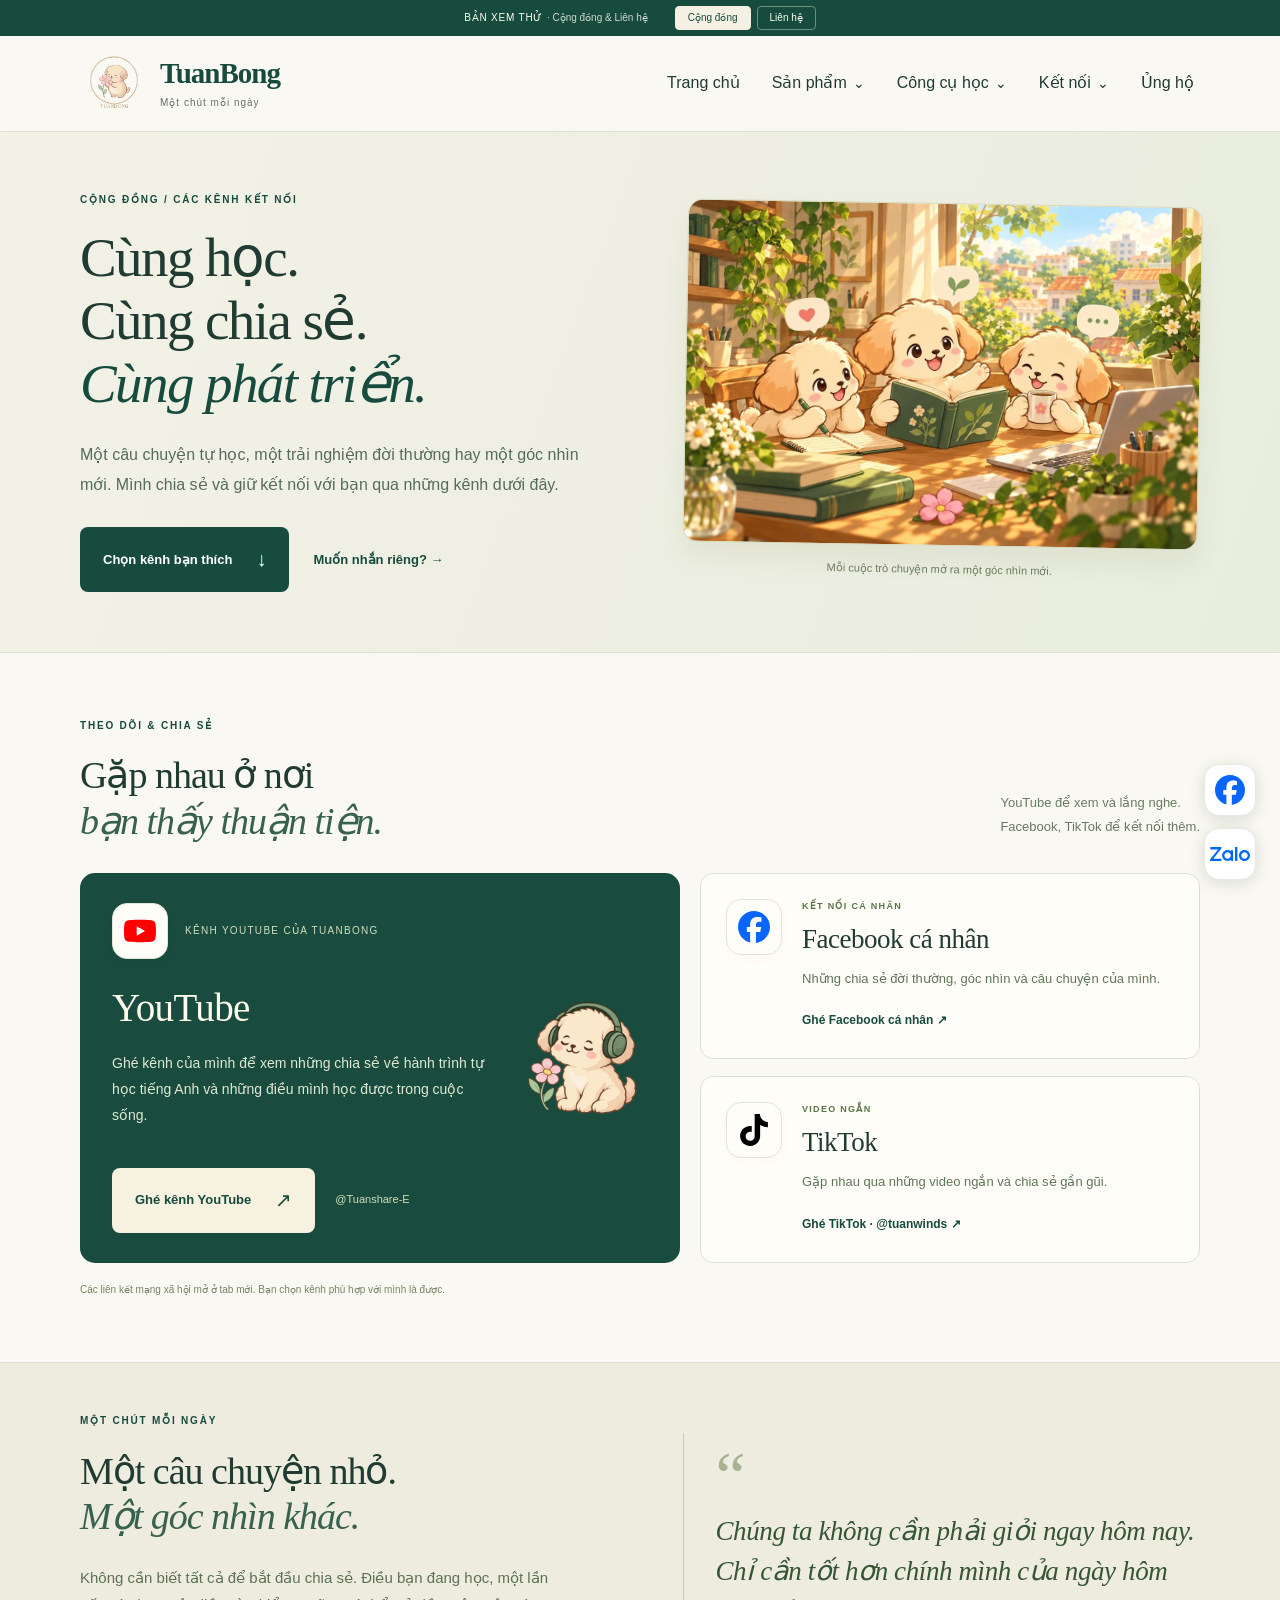
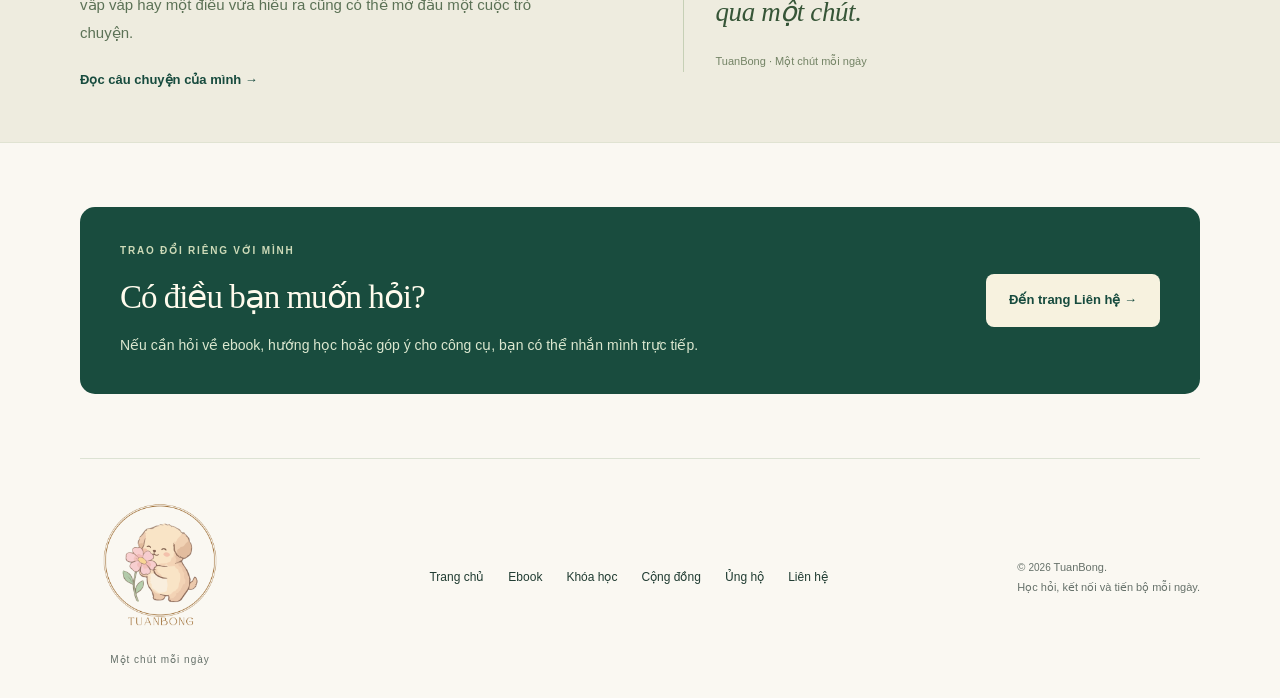
<file: community/index.html>
<!doctype html><html lang="vi"><head><meta charset="utf-8"><meta name="viewport" content="width=device-width, initial-scale=1"><meta name="theme-color" content="#174b3e"><meta name="description" content="Theo dõi TuanBong qua YouTube, Facebook cá nhân và TikTok. Chọn nơi xem nội dung và cùng chia sẻ."><meta name="robots" content="noindex,nofollow"><title>Cùng học, cùng chia sẻ | TuanBong · Bản xem thử</title><link rel="icon" type="image/png" href="../assets/tuanbong-logo.png"><link rel="stylesheet" href="../styles.css?v=20261031-story-trial-2"><link rel="stylesheet" href="../connection-preview.css?v=1"><script src="../script.js?v=20261031-contact-icons-1" defer></script></head><body class="connection-page community-view"><div class="connection-preview-banner"><span>BẢN XEM THỬ <small>· Cộng đồng &amp; Liên hệ</small></span><nav aria-label="Xem các trang thử"><a href="../community/" aria-current="page">Cộng đồng</a><a href="../contact/">Liên hệ</a></nav></div>    <a class="skip-link" href="#main">Đến nội dung chính</a>
    <header class="site-header">
      <div class="container nav">
        <a class="brand brand-lockup" href="https://tuanbong.pages.dev/" aria-label="TuanBong — Trang chủ">
          <img class="brand-logo" src="../assets/tuanbong-logo.png" width="2000" height="2000" alt="" />
          <span class="brand-name">TuanBong<span>Một chút mỗi ngày</span></span>
        </a>
        <nav class="primary-nav" aria-label="Điều hướng chính">
          <a href="https://tuanbong.pages.dev/">Trang chủ</a>
          <details class="nav-dropdown"><summary>Sản phẩm <span aria-hidden="true">⌄</span></summary><div class="nav-submenu"><a href="https://tuanbong.pages.dev/ebook/">Ebook</a><a href="https://tuanbong.pages.dev/courses/">Khóa học</a></div></details>
          <details class="nav-dropdown"><summary>Công cụ học <span aria-hidden="true">⌄</span></summary><div class="nav-submenu"><a href="https://tuanbong.pages.dev/speak-lab/">TuanBong Speak Lab</a><a href="https://tuanbong.pages.dev/youtube/">TuanBong YouTube</a></div></details>
          <details class="nav-dropdown is-current"><summary>Kết nối <span aria-hidden="true">⌄</span></summary><div class="nav-submenu"><a href="../community/" aria-current="page">Cộng đồng</a><a href="../contact/">Liên hệ</a><a href="https://tuanbong.pages.dev/booking/">Đặt lịch</a></div></details>
          <a href="https://tuanbong.pages.dev/donate/">Ủng hộ</a>
        </nav>
      </div>
    </header>
<main id="main">
<section class="connection-hero"><div class="container connection-hero-grid"><div class="connection-hero-copy"><p class="eyebrow">CỘNG ĐỒNG / CÁC KÊNH KẾT NỐI</p><h1>Cùng học.<br>Cùng chia sẻ.<br><em>Cùng phát triển.</em></h1><p class="connection-lead">Một câu chuyện tự học, một trải nghiệm đời thường hay một góc nhìn mới. Mình chia sẻ và giữ kết nối với bạn qua những kênh dưới đây.</p><div class="connection-actions"><a class="button" href="#cac-kenh">Chọn kênh bạn thích <span aria-hidden="true">↓</span></a><a class="connection-text-link" href="../contact/">Muốn nhắn riêng? →</a></div></div><figure class="connection-hero-art"><img src="../assets/illustrations/community-learning.webp" width="1200" height="800" alt="Ba chú cún TuanBong cùng đọc sách, ghi chép và trò chuyện bên cửa sổ đầy nắng"><figcaption>Mỗi cuộc trò chuyện mở ra một góc nhìn mới.</figcaption></figure></div></section>
<section class="connection-section container" id="cac-kenh" aria-labelledby="channel-title"><div class="connection-section-heading"><div><p class="eyebrow">THEO DÕI &amp; CHIA SẺ</p><h2 id="channel-title">Gặp nhau ở nơi<br><em>bạn thấy thuận tiện.</em></h2></div><p>YouTube để xem và lắng nghe.<br>Facebook, TikTok để kết nối thêm.</p></div><div class="social-channel-grid"><article class="social-featured"><div class="social-featured-head"><span class="connection-brand-icon icon-youtube" aria-hidden="true"><svg aria-hidden="true" focusable="false" viewBox="0 0 24 24" xmlns="http://www.w3.org/2000/svg"><path fill="currentColor" d="M23.498 6.186a3.016 3.016 0 0 0-2.122-2.136C19.505 3.545 12 3.545 12 3.545s-7.505 0-9.377.505A3.017 3.017 0 0 0 .502 6.186C0 8.07 0 12 0 12s0 3.93.502 5.814a3.016 3.016 0 0 0 2.122 2.136c1.871.505 9.376.505 9.376.505s7.505 0 9.377-.505a3.015 3.015 0 0 0 2.122-2.136C24 15.93 24 12 24 12s0-3.93-.502-5.814zM9.545 15.568V8.432L15.818 12l-6.273 3.568z"/></svg></span><span>KÊNH YOUTUBE CỦA TUANBONG</span></div><div class="social-featured-body"><div><h3>YouTube</h3><p>Ghé kênh của mình để xem những chia sẻ về hành trình tự học tiếng Anh và những điều mình học được trong cuộc sống.</p></div><img src="../assets/mascots/listening.webp" width="150" height="150" alt="" loading="lazy"></div><div class="social-featured-footer"><a class="button connection-button-light" href="https://www.youtube.com/@Tuanshare-E" target="_blank" rel="noopener noreferrer">Ghé kênh YouTube <span aria-hidden="true">↗</span></a><span>@Tuanshare-E</span></div></article><div class="social-secondary"><article class="social-small"><span class="connection-brand-icon icon-facebook" aria-hidden="true"><svg aria-hidden="true" focusable="false" viewBox="0 0 24 24" xmlns="http://www.w3.org/2000/svg"><path fill="currentColor" d="M9.101 23.691v-7.98H6.627v-3.667h2.474v-1.58c0-4.085 1.848-5.978 5.858-5.978.401 0 .955.042 1.468.103a8.68 8.68 0 0 1 1.141.195v3.325a8.623 8.623 0 0 0-.653-.036 26.805 26.805 0 0 0-.733-.009c-.707 0-1.259.096-1.675.309a1.686 1.686 0 0 0-.679.622c-.258.42-.374.995-.374 1.752v1.297h3.919l-.386 2.103-.287 1.564h-3.246v8.245C19.396 23.238 24 18.179 24 12.044c0-6.627-5.373-12-12-12s-12 5.373-12 12c0 5.628 3.874 10.35 9.101 11.647Z"/></svg></span><div><p class="social-kicker">KẾT NỐI CÁ NHÂN</p><h3>Facebook cá nhân</h3><p>Những chia sẻ đời thường, góc nhìn và câu chuyện của mình.</p><a class="connection-text-link" href="https://www.facebook.com/tuan.winds.thuybaby/" target="_blank" rel="noopener noreferrer">Ghé Facebook cá nhân ↗</a></div></article><article class="social-small"><span class="connection-brand-icon icon-tiktok" aria-hidden="true"><svg aria-hidden="true" focusable="false" viewBox="0 0 24 24" xmlns="http://www.w3.org/2000/svg"><path fill="currentColor" d="M12.525.02c1.31-.02 2.61-.01 3.91-.02.08 1.53.63 3.09 1.75 4.17 1.12 1.11 2.7 1.62 4.24 1.79v4.03c-1.44-.05-2.89-.35-4.2-.97-.57-.26-1.1-.59-1.62-.93-.01 2.92.01 5.84-.02 8.75-.08 1.4-.54 2.79-1.35 3.94-1.31 1.92-3.58 3.17-5.91 3.21-1.43.08-2.86-.31-4.08-1.03-2.02-1.19-3.44-3.37-3.65-5.71-.02-.5-.03-1-.01-1.49.18-1.9 1.12-3.72 2.58-4.96 1.66-1.44 3.98-2.13 6.15-1.72.02 1.48-.04 2.96-.04 4.44-.99-.32-2.15-.23-3.02.37-.63.41-1.11 1.04-1.36 1.75-.21.51-.15 1.07-.14 1.61.24 1.64 1.82 3.02 3.5 2.87 1.12-.01 2.19-.66 2.77-1.61.19-.33.4-.67.41-1.06.1-1.79.06-3.57.07-5.36.01-4.03-.01-8.05.02-12.07z"/></svg></span><div><p class="social-kicker">VIDEO NGẮN</p><h3>TikTok</h3><p>Gặp nhau qua những video ngắn và chia sẻ gần gũi.</p><a class="connection-text-link" href="https://www.tiktok.com/@tuanwinds" target="_blank" rel="noopener noreferrer">Ghé TikTok · @tuanwinds ↗</a></div></article></div></div><p class="connection-channel-note">Các liên kết mạng xã hội mở ở tab mới. Bạn chọn kênh phù hợp với mình là được.</p></section>
<section class="connection-sharing"><div class="container sharing-grid"><div><p class="eyebrow">MỘT CHÚT MỖI NGÀY</p><h2>Một câu chuyện nhỏ.<br><em>Một góc nhìn khác.</em></h2><p>Không cần biết tất cả để bắt đầu chia sẻ. Điều bạn đang học, một lần vấp váp hay một điều vừa hiểu ra cũng có thể mở đầu một cuộc trò chuyện.</p><a class="connection-text-link" href="https://tuanbong.pages.dev/#cau-chuyen">Đọc câu chuyện của mình →</a></div><blockquote><span class="sharing-quote-mark" aria-hidden="true">“</span><p>Chúng ta không cần phải giỏi ngay hôm nay. Chỉ cần tốt hơn chính mình của ngày hôm qua một chút.</p><footer>TuanBong · Một chút mỗi ngày</footer></blockquote></div></section>
<section class="connection-section container"><div class="connection-message"><div><p class="eyebrow">TRAO ĐỔI RIÊNG VỚI MÌNH</p><h2>Có điều bạn muốn hỏi?</h2><p>Nếu cần hỏi về ebook, hướng học hoặc góp ý cho công cụ, bạn có thể nhắn mình trực tiếp.</p></div><a class="button connection-button-light" href="../contact/">Đến trang Liên hệ →</a></div></section>
</main>    <footer class="container footer">
      <a class="brand footer-brand" href="https://tuanbong.pages.dev/" aria-label="TuanBong — Trang chủ">
        <img class="footer-logo" src="../assets/tuanbong-logo.png" width="2000" height="2000" loading="lazy" alt="Logo TuanBong: chú chó ôm bông hoa và chữ TUANBONG" />
        <span>Một chút mỗi ngày</span>
      </a>
      <nav class="footer-links" aria-label="Điều hướng cuối trang">
        <a href="https://tuanbong.pages.dev/">Trang chủ</a>
        <a href="https://tuanbong.pages.dev/ebook/">Ebook</a>
        <a href="https://tuanbong.pages.dev/courses/">Khóa học</a>
        <a href="../community/" aria-current="page">Cộng đồng</a>
        <a href="https://tuanbong.pages.dev/donate/">Ủng hộ</a>
        <a href="../contact/">Liên hệ</a>
      </nav>
      <p>© <span id="year">2026</span> TuanBong.<br />Học hỏi, kết nối và tiến bộ mỗi ngày.</p>
    </footer>
</body></html>
</file>
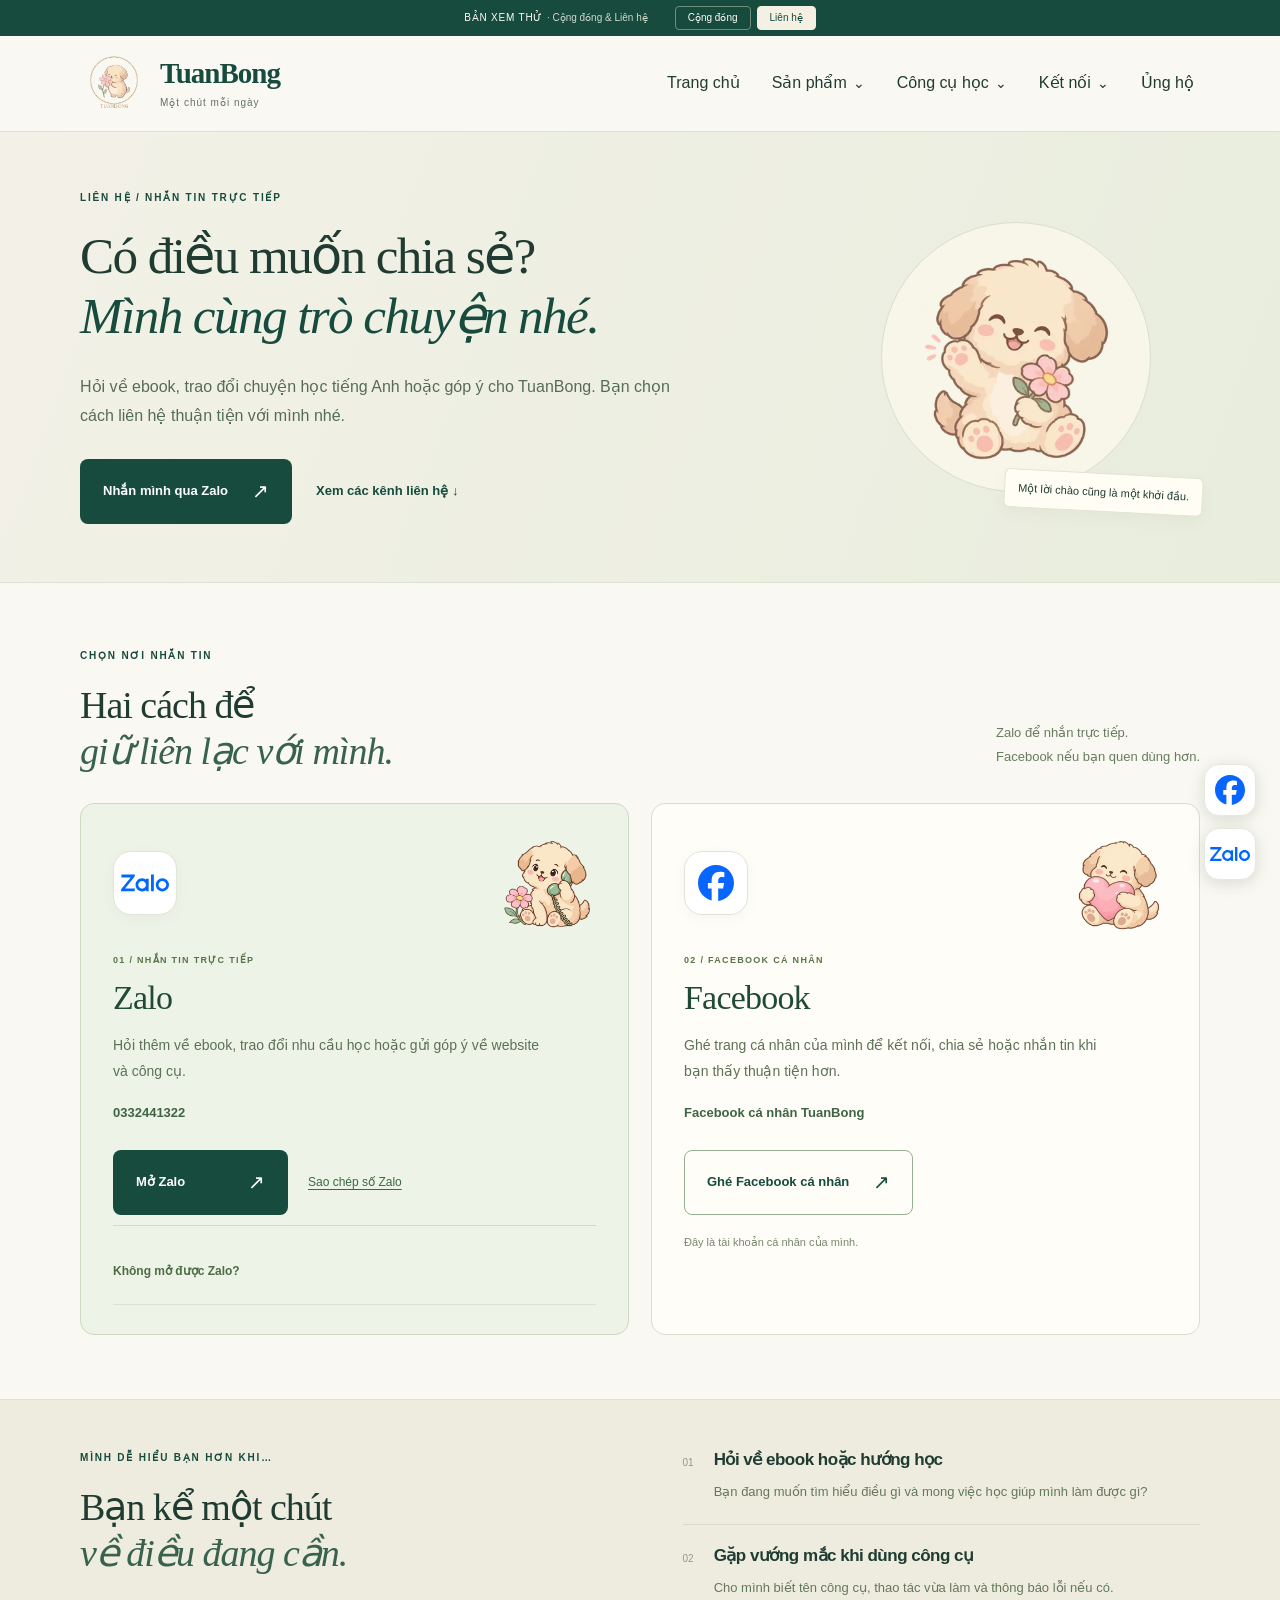
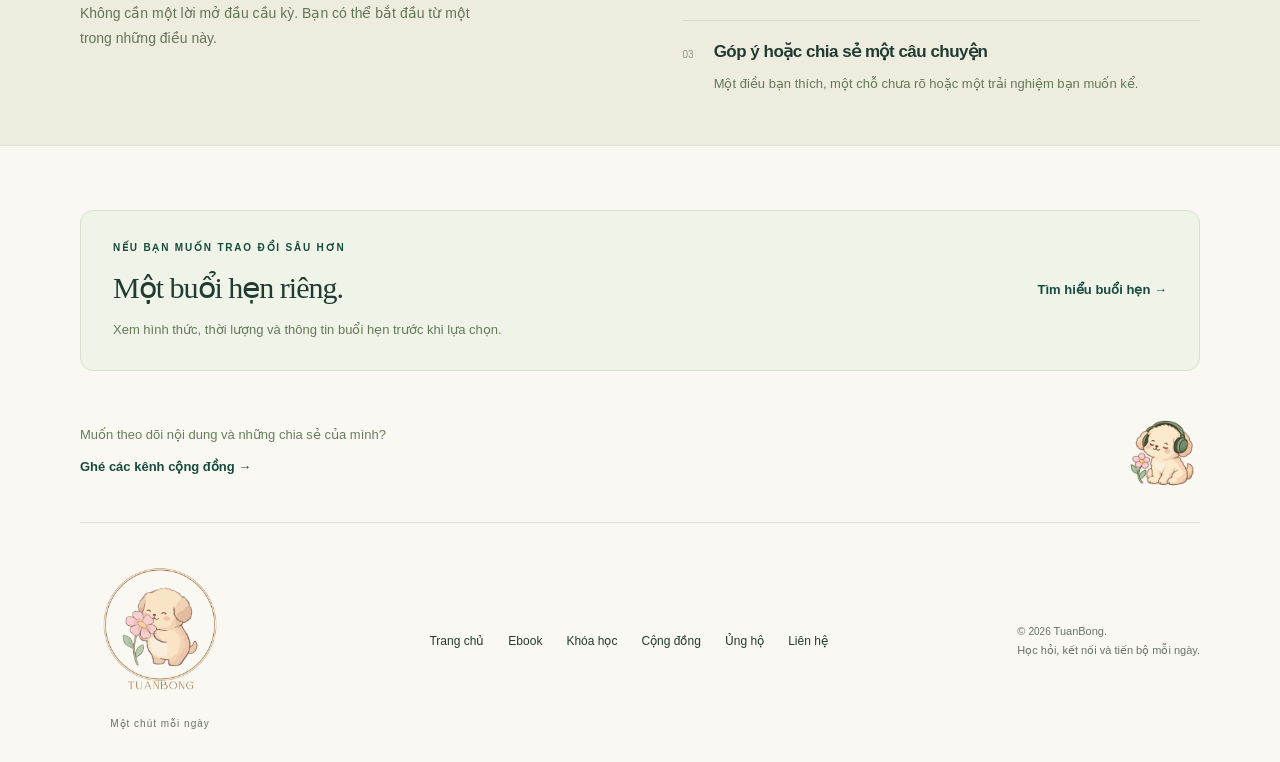
<file: contact/index.html>
<!doctype html><html lang="vi"><head><meta charset="utf-8"><meta name="viewport" content="width=device-width, initial-scale=1"><meta name="theme-color" content="#174b3e"><meta name="description" content="Nhắn TuanBong qua Zalo hoặc Facebook cá nhân để hỏi về ebook, trao đổi chuyện học và góp ý cho công cụ."><meta name="robots" content="noindex,nofollow"><title>Liên hệ với TuanBong | TuanBong · Bản xem thử</title><link rel="icon" type="image/png" href="../assets/tuanbong-logo.png"><link rel="stylesheet" href="../styles.css?v=20261031-story-trial-2"><link rel="stylesheet" href="../connection-preview.css?v=1"><script src="../script.js?v=20261031-contact-icons-1" defer></script></head><body class="connection-page contact-view"><div class="connection-preview-banner"><span>BẢN XEM THỬ <small>· Cộng đồng &amp; Liên hệ</small></span><nav aria-label="Xem các trang thử"><a href="../community/">Cộng đồng</a><a href="../contact/" aria-current="page">Liên hệ</a></nav></div>    <a class="skip-link" href="#main">Đến nội dung chính</a>
    <header class="site-header">
      <div class="container nav">
        <a class="brand brand-lockup" href="https://tuanbong.pages.dev/" aria-label="TuanBong — Trang chủ">
          <img class="brand-logo" src="../assets/tuanbong-logo.png" width="2000" height="2000" alt="" />
          <span class="brand-name">TuanBong<span>Một chút mỗi ngày</span></span>
        </a>
        <nav class="primary-nav" aria-label="Điều hướng chính">
          <a href="https://tuanbong.pages.dev/">Trang chủ</a>
          <details class="nav-dropdown"><summary>Sản phẩm <span aria-hidden="true">⌄</span></summary><div class="nav-submenu"><a href="https://tuanbong.pages.dev/ebook/">Ebook</a><a href="https://tuanbong.pages.dev/courses/">Khóa học</a></div></details>
          <details class="nav-dropdown"><summary>Công cụ học <span aria-hidden="true">⌄</span></summary><div class="nav-submenu"><a href="https://tuanbong.pages.dev/speak-lab/">TuanBong Speak Lab</a><a href="https://tuanbong.pages.dev/youtube/">TuanBong YouTube</a></div></details>
          <details class="nav-dropdown is-current"><summary>Kết nối <span aria-hidden="true">⌄</span></summary><div class="nav-submenu"><a href="../community/">Cộng đồng</a><a href="../contact/" aria-current="page">Liên hệ</a><a href="https://tuanbong.pages.dev/booking/">Đặt lịch</a></div></details>
          <a href="https://tuanbong.pages.dev/donate/">Ủng hộ</a>
        </nav>
      </div>
    </header>
<main id="main">
<section class="connection-hero"><div class="container connection-hero-grid contact-intro-grid"><div class="connection-hero-copy"><p class="eyebrow">LIÊN HỆ / NHẮN TIN TRỰC TIẾP</p><h1>Có điều muốn chia sẻ?<br><em>Mình cùng trò chuyện nhé.</em></h1><p class="connection-lead">Hỏi về ebook, trao đổi chuyện học tiếng Anh hoặc góp ý cho TuanBong. Bạn chọn cách liên hệ thuận tiện với mình nhé.</p><div class="connection-actions"><a class="button" href="https://zalo.me/0332441322" target="_blank" rel="noopener noreferrer">Nhắn mình qua Zalo <span aria-hidden="true">↗</span></a><a class="connection-text-link" href="#kenh-lien-he">Xem các kênh liên hệ ↓</a></div></div><div class="contact-welcome-art"><div class="contact-welcome-disc"></div><img src="../assets/mascots/welcome.webp" width="300" height="300" alt="Chú cún TuanBong gửi lời chào"><span>Một lời chào cũng là một khởi đầu.</span></div></div></section>
<section class="connection-section container" id="kenh-lien-he" aria-labelledby="direct-title"><div class="connection-section-heading"><div><p class="eyebrow">CHỌN NƠI NHẮN TIN</p><h2 id="direct-title">Hai cách để<br><em>giữ liên lạc với mình.</em></h2></div><p>Zalo để nhắn trực tiếp.<br>Facebook nếu bạn quen dùng hơn.</p></div><div class="direct-contact-grid"><article class="contact-card connection-direct-card" id="zalo"><div class="direct-card-top"><span class="connection-brand-icon icon-zalo" aria-hidden="true"><svg aria-hidden="true" focusable="false" viewBox="0 0 24 24" xmlns="http://www.w3.org/2000/svg"><path fill="currentColor" d="M12.49 10.2722v-.4496h1.3467v6.3218h-.7704a.576.576 0 01-.5763-.5729l-.0006.0005a3.273 3.273 0 01-1.9372.6321c-1.8138 0-3.2844-1.4697-3.2844-3.2823 0-1.8125 1.4706-3.2822 3.2844-3.2822a3.273 3.273 0 011.9372.6321l.0006.0005zM6.9188 7.7896v.205c0 .3823-.051.6944-.2995 1.0605l-.03.0343c-.0542.0615-.1815.206-.2421.2843L2.024 14.8h4.8948v.7682a.5764.5764 0 01-.5767.5761H0v-.3622c0-.4436.1102-.6414.2495-.8476L4.8582 9.23H.1922V7.7896h6.7266zm8.5513 8.3548a.4805.4805 0 01-.4803-.4798v-7.875h1.4416v8.3548H15.47zM20.6934 9.6C22.52 9.6 24 11.0807 24 12.9044c0 1.8252-1.4801 3.306-3.3066 3.306-1.8264 0-3.3066-1.4808-3.3066-3.306 0-1.8237 1.4802-3.3044 3.3066-3.3044zm-10.1412 5.253c1.0675 0 1.9324-.8645 1.9324-1.9312 0-1.065-.865-1.9295-1.9324-1.9295s-1.9324.8644-1.9324 1.9295c0 1.0667.865 1.9312 1.9324 1.9312zm10.1412-.0033c1.0737 0 1.945-.8707 1.945-1.9453 0-1.073-.8713-1.9436-1.945-1.9436-1.0753 0-1.945.8706-1.945 1.9436 0 1.0746.8697 1.9453 1.945 1.9453z"/></svg></span><img src="../assets/mascots/connecting.webp" width="100" height="100" alt="" loading="lazy"></div><p class="social-kicker">01 / NHẮN TIN TRỰC TIẾP</p><h3>Zalo</h3><p class="direct-description">Hỏi thêm về ebook, trao đổi nhu cầu học hoặc gửi góp ý về website và công cụ.</p><p class="direct-identifier">0332441322</p><div class="direct-card-actions"><a class="button" href="https://zalo.me/0332441322" target="_blank" rel="noopener noreferrer">Mở Zalo <span aria-hidden="true">↗</span></a><button class="connection-copy" type="button" data-copy-zalo>Sao chép số Zalo</button></div><p class="zalo-copy-status connection-copy-status" data-zalo-status role="status" aria-live="polite"></p><details class="zalo-help"><summary>Không mở được Zalo?</summary><p>Bạn có thể sao chép số <strong>0332441322</strong>, mở ứng dụng Zalo rồi tìm theo số điện thoại nếu tài khoản cho phép. Nếu vẫn chưa kết nối được, hãy dùng Facebook cá nhân bên cạnh.</p></details></article><article class="contact-card connection-direct-card" id="facebook"><div class="direct-card-top"><span class="connection-brand-icon icon-facebook" aria-hidden="true"><svg aria-hidden="true" focusable="false" viewBox="0 0 24 24" xmlns="http://www.w3.org/2000/svg"><path fill="currentColor" d="M9.101 23.691v-7.98H6.627v-3.667h2.474v-1.58c0-4.085 1.848-5.978 5.858-5.978.401 0 .955.042 1.468.103a8.68 8.68 0 0 1 1.141.195v3.325a8.623 8.623 0 0 0-.653-.036 26.805 26.805 0 0 0-.733-.009c-.707 0-1.259.096-1.675.309a1.686 1.686 0 0 0-.679.622c-.258.42-.374.995-.374 1.752v1.297h3.919l-.386 2.103-.287 1.564h-3.246v8.245C19.396 23.238 24 18.179 24 12.044c0-6.627-5.373-12-12-12s-12 5.373-12 12c0 5.628 3.874 10.35 9.101 11.647Z"/></svg></span><img src="../assets/mascots/thanks.webp" width="100" height="100" alt="" loading="lazy"></div><p class="social-kicker">02 / FACEBOOK CÁ NHÂN</p><h3>Facebook</h3><p class="direct-description">Ghé trang cá nhân của mình để kết nối, chia sẻ hoặc nhắn tin khi bạn thấy thuận tiện hơn.</p><p class="direct-identifier">Facebook cá nhân TuanBong</p><div class="direct-card-actions"><a class="button button-outline" href="https://www.facebook.com/tuan.winds.thuybaby/" target="_blank" rel="noopener noreferrer">Ghé Facebook cá nhân <span aria-hidden="true">↗</span></a></div><p class="direct-channel-note">Đây là tài khoản cá nhân của mình.</p></article></div></section>
<section class="connection-sharing contact-sharing"><div class="container contact-message-help"><div><p class="eyebrow">MÌNH DỄ HIỂU BẠN HƠN KHI…</p><h2>Bạn kể một chút<br><em>về điều đang cần.</em></h2><p>Không cần một lời mở đầu cầu kỳ. Bạn có thể bắt đầu từ một trong những điều này.</p></div><ul class="contact-topic-list"><li><span>01</span><div><h3>Hỏi về ebook hoặc hướng học</h3><p>Bạn đang muốn tìm hiểu điều gì và mong việc học giúp mình làm được gì?</p></div></li><li><span>02</span><div><h3>Gặp vướng mắc khi dùng công cụ</h3><p>Cho mình biết tên công cụ, thao tác vừa làm và thông báo lỗi nếu có.</p></div></li><li><span>03</span><div><h3>Góp ý hoặc chia sẻ một câu chuyện</h3><p>Một điều bạn thích, một chỗ chưa rõ hoặc một trải nghiệm bạn muốn kể.</p></div></li></ul></div></section>
<section class="connection-section container" id="buoi-hen"><div class="appointment-link-panel"><div><p class="eyebrow">NẾU BẠN MUỐN TRAO ĐỔI SÂU HƠN</p><h2>Một buổi hẹn riêng.</h2><p>Xem hình thức, thời lượng và thông tin buổi hẹn trước khi lựa chọn.</p></div><a class="connection-text-link" href="https://tuanbong.pages.dev/booking/">Tìm hiểu buổi hẹn →</a></div></section>
<section class="container connection-contact-footer"><div><p>Muốn theo dõi nội dung và những chia sẻ của mình?</p><a class="connection-text-link" href="../community/">Ghé các kênh cộng đồng →</a></div><img src="../assets/mascots/listening.webp" width="80" height="80" alt="" loading="lazy"></section>
</main>    <footer class="container footer">
      <a class="brand footer-brand" href="https://tuanbong.pages.dev/" aria-label="TuanBong — Trang chủ">
        <img class="footer-logo" src="../assets/tuanbong-logo.png" width="2000" height="2000" loading="lazy" alt="Logo TuanBong: chú chó ôm bông hoa và chữ TUANBONG" />
        <span>Một chút mỗi ngày</span>
      </a>
      <nav class="footer-links" aria-label="Điều hướng cuối trang">
        <a href="https://tuanbong.pages.dev/">Trang chủ</a>
        <a href="https://tuanbong.pages.dev/ebook/">Ebook</a>
        <a href="https://tuanbong.pages.dev/courses/">Khóa học</a>
        <a href="../community/">Cộng đồng</a>
        <a href="https://tuanbong.pages.dev/donate/">Ủng hộ</a>
        <a href="../contact/" aria-current="page">Liên hệ</a>
      </nav>
      <p>© <span id="year">2026</span> TuanBong.<br />Học hỏi, kết nối và tiến bộ mỗi ngày.</p>
    </footer>
</body></html>
</file>
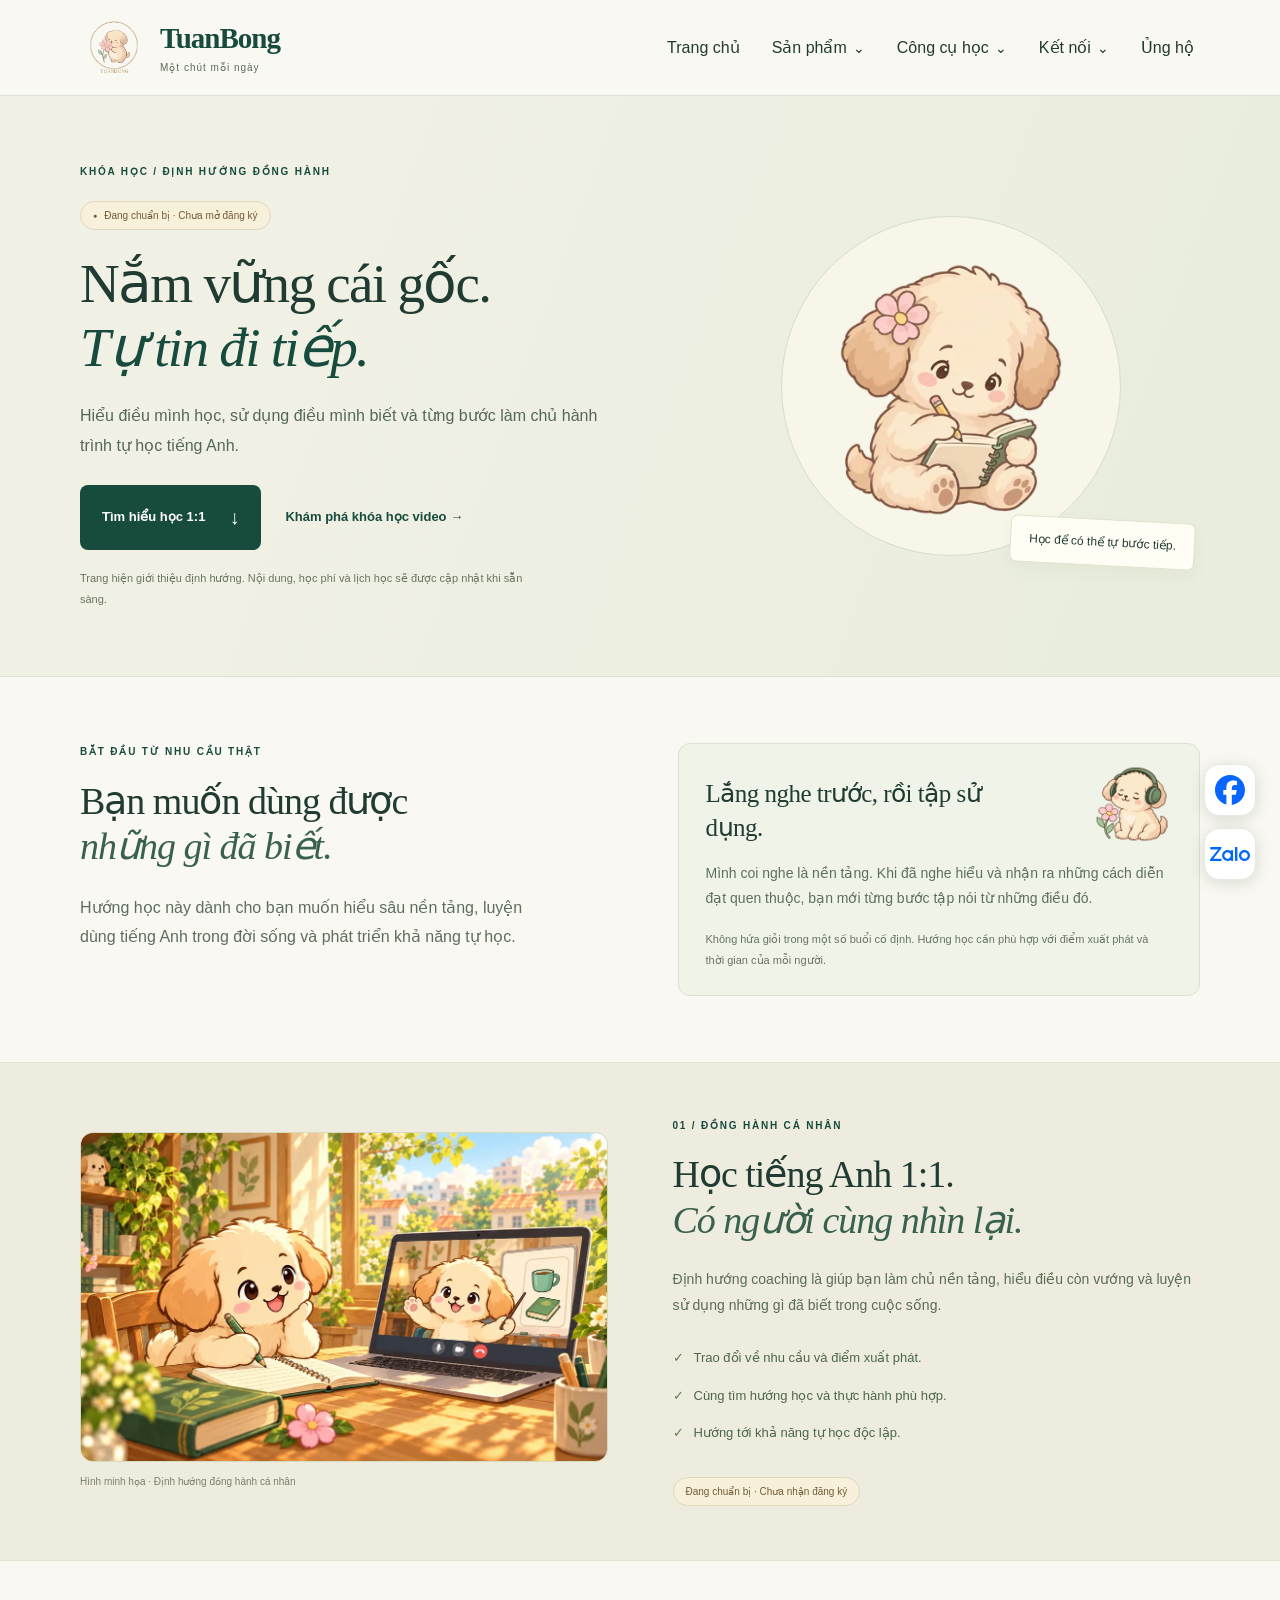
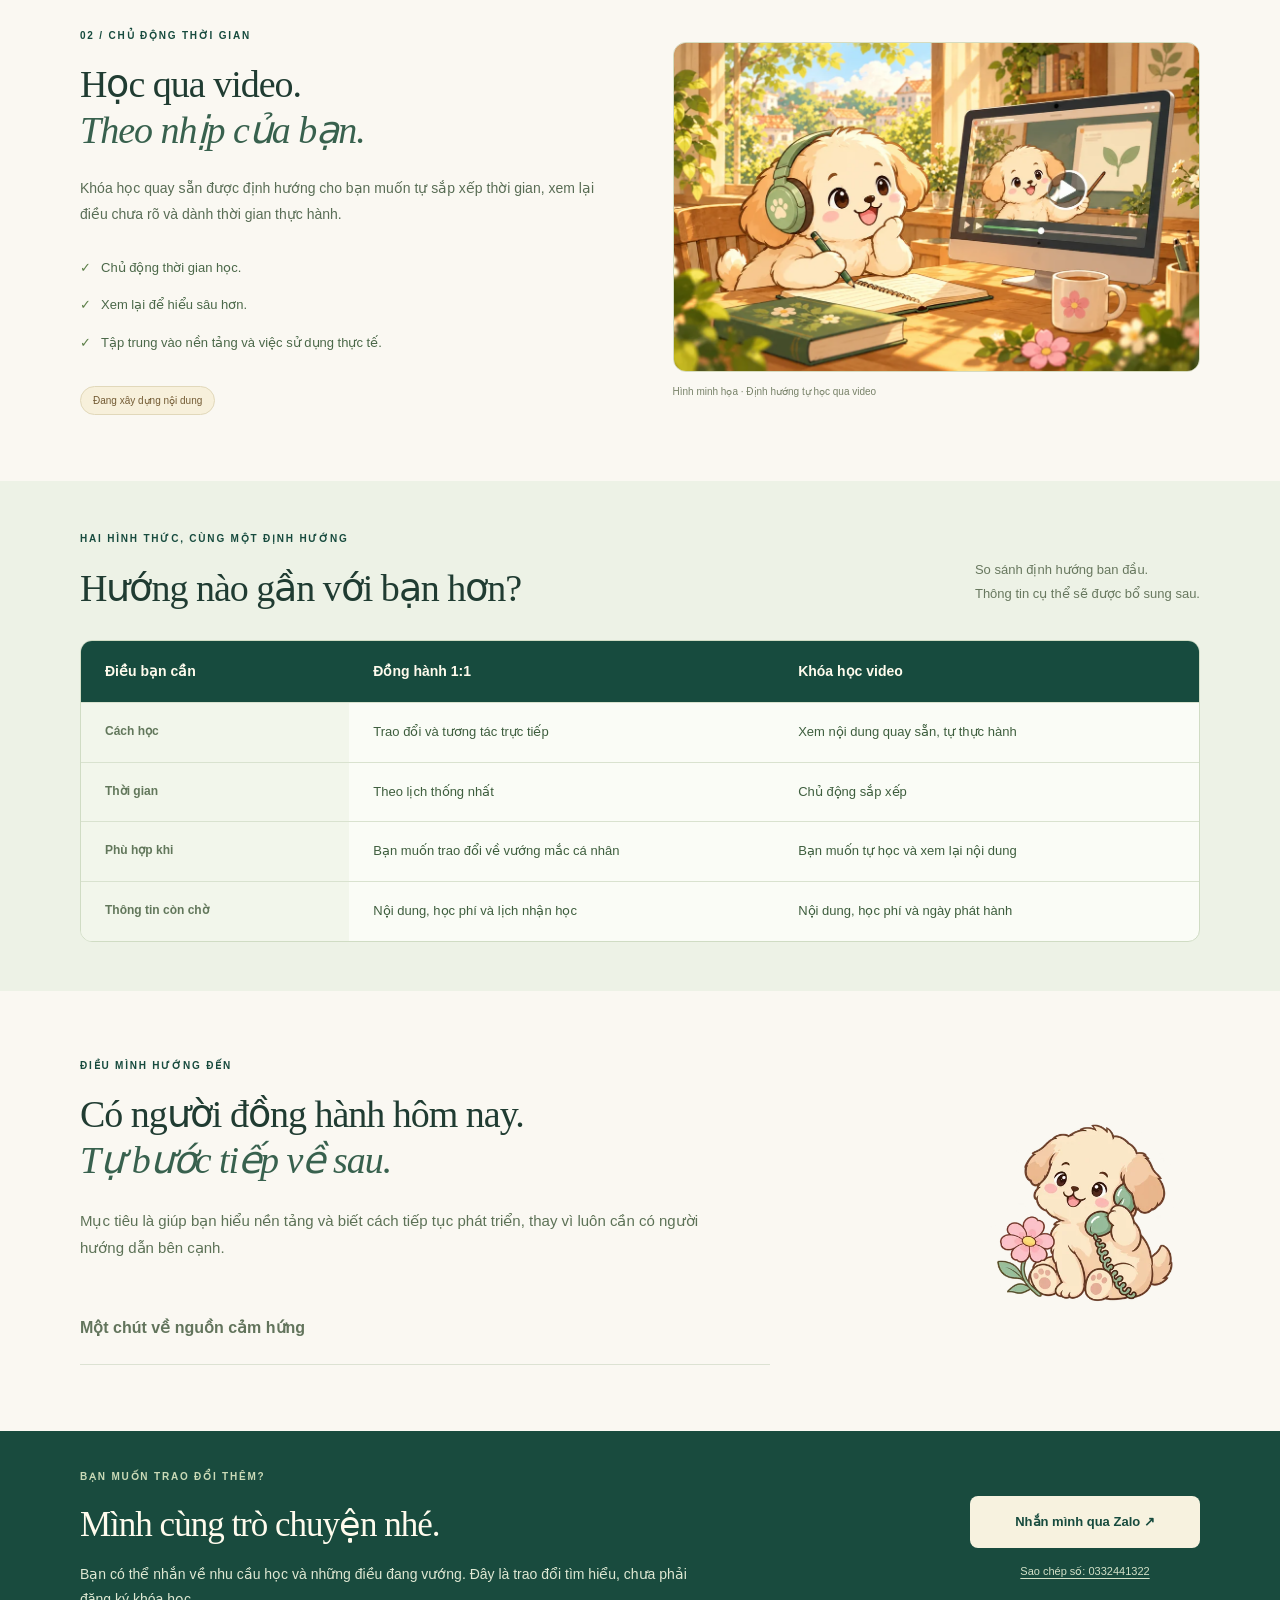
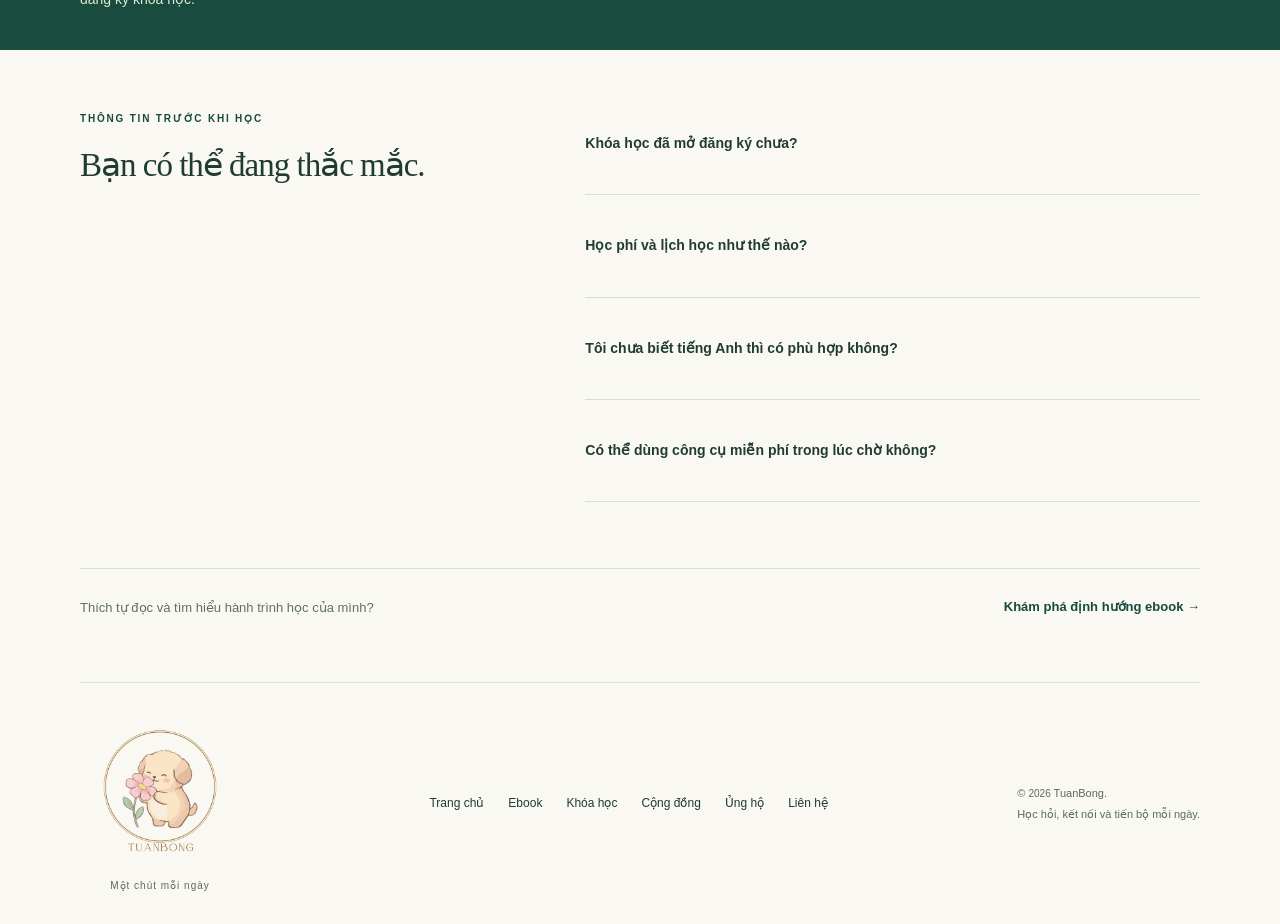
<file: courses/index.html>
<!doctype html><html lang="vi"><head><meta charset="utf-8"><meta name="viewport" content="width=device-width, initial-scale=1"><meta name="theme-color" content="#174b3e"><meta name="description" content="Định hướng đồng hành 1:1 và khóa học video của TuanBong. Đang chuẩn bị, chưa mở đăng ký."><title>Học 1:1 & Khóa học video | TuanBong</title><link rel="icon" type="image/png" href="../assets/tuanbong-logo.png"><link rel="stylesheet" href="../styles.css?v=20261031-story-trial-2"><link rel="stylesheet" href="../products-preview.css?v=1"><script src="../script.js?v=20261031-contact-icons-1" defer></script></head><body class="product-page courses-page">    <a class="skip-link" href="#main">Đến nội dung chính</a>
    <header class="site-header">
      <div class="container nav">
        <a
          class="brand brand-lockup"
          href="../"
          aria-label="TuanBong — Trang chủ"
        >
          <img
            class="brand-logo"
            src="../assets/tuanbong-logo.png"
            width="2000"
            height="2000"
            alt=""
          />
          <span class="brand-name">TuanBong<span>Một chút mỗi ngày</span></span>
        </a>
        <nav class="primary-nav" aria-label="Điều hướng chính">
          <a href="../">Trang chủ</a>
          <details class="nav-dropdown is-current"><summary>Sản phẩm <span aria-hidden="true">⌄</span></summary><div class="nav-submenu"><a href="../ebook/">Ebook</a><a href="../courses/" aria-current="page">Khóa học</a></div></details>
          <details class="nav-dropdown"><summary>Công cụ học <span aria-hidden="true">⌄</span></summary><div class="nav-submenu"><a href="https://tuanbong.pages.dev/speak-lab/">TuanBong Speak Lab</a><a href="https://tuanbong.pages.dev/youtube/">TuanBong YouTube</a></div></details>
          <details class="nav-dropdown"><summary>Kết nối <span aria-hidden="true">⌄</span></summary><div class="nav-submenu"><a href="https://tuanbong.pages.dev/community/">Cộng đồng</a><a href="https://tuanbong.pages.dev/contact/">Liên hệ</a><a href="https://tuanbong.pages.dev/booking/">Đặt lịch</a></div></details>
          <a href="https://tuanbong.pages.dev/donate/">Ủng hộ</a>
        </nav>
      </div>
    </header>
<main id="main">
<section class="product-hero"><div class="container product-hero-grid course-hero-grid"><div class="product-hero-copy"><p class="eyebrow">KHÓA HỌC / ĐỊNH HƯỚNG ĐỒNG HÀNH</p><span class="product-status"><span aria-hidden="true">●</span> Đang chuẩn bị · Chưa mở đăng ký</span><h1>Nắm vững cái gốc.<br><em>Tự tin đi tiếp.</em></h1><p class="product-lead">Hiểu điều mình học, sử dụng điều mình biết và từng bước làm chủ hành trình tự học tiếng Anh.</p><div class="product-actions"><a class="button" href="#hoc-1-1">Tìm hiểu học 1:1 <span aria-hidden="true">↓</span></a><a class="product-text-link" href="#hoc-video">Khám phá khóa học video →</a></div><p class="product-small">Trang hiện giới thiệu định hướng. Nội dung, học phí và lịch học sẽ được cập nhật khi sẵn sàng.</p></div><div class="course-hero-picture"><div class="course-picture-disc"></div><img src="../assets/mascots/learning.webp" width="360" height="360" alt="Chú cún TuanBong đang học và ghi chép"><span class="course-picture-caption">Học để có thể tự bước tiếp.</span></div></div></section>
<section class="product-section container" aria-labelledby="course-audience-title"><div class="product-split"><div><p class="eyebrow">BẮT ĐẦU TỪ NHU CẦU THẬT</p><h2 id="course-audience-title">Bạn muốn dùng được<br><em>những gì đã biết.</em></h2><p class="product-intro-text">Hướng học này dành cho bạn muốn hiểu sâu nền tảng, luyện dùng tiếng Anh trong đời sống và phát triển khả năng tự học.</p></div><div class="course-direction-note"><img src="../assets/mascots/listening.webp" width="110" height="110" alt="" loading="lazy"><h3>Lắng nghe trước, rồi tập sử dụng.</h3><p>Mình coi nghe là nền tảng. Khi đã nghe hiểu và nhận ra những cách diễn đạt quen thuộc, bạn mới từng bước tập nói từ những điều đó.</p><p class="product-small">Không hứa giỏi trong một số buổi cố định. Hướng học cần phù hợp với điểm xuất phát và thời gian của mỗi người.</p></div></div></section>
<section class="course-format-band" id="hoc-1-1"><div class="container course-format"><figure><img src="../assets/illustrations/coaching-session.webp" width="1200" height="675" alt="Minh họa chú cún TuanBong trò chuyện và ghi chép trong buổi học trực tuyến 1:1" loading="lazy"><figcaption>Hình minh họa · Định hướng đồng hành cá nhân</figcaption></figure><div class="course-format-copy"><p class="eyebrow">01 / ĐỒNG HÀNH CÁ NHÂN</p><h2>Học tiếng Anh 1:1.<br><em>Có người cùng nhìn lại.</em></h2><p>Định hướng coaching là giúp bạn làm chủ nền tảng, hiểu điều còn vướng và luyện sử dụng những gì đã biết trong cuộc sống.</p><ul class="format-list"><li>Trao đổi về nhu cầu và điểm xuất phát.</li><li>Cùng tìm hướng học và thực hành phù hợp.</li><li>Hướng tới khả năng tự học độc lập.</li></ul><span class="product-status">Đang chuẩn bị · Chưa nhận đăng ký</span></div></div></section>
<section class="product-section container course-format course-format-reverse" id="hoc-video"><figure><img src="../assets/illustrations/video-study.webp" width="1200" height="675" alt="Minh họa chú cún TuanBong tự học với video và cuốn sổ" loading="lazy"><figcaption>Hình minh họa · Định hướng tự học qua video</figcaption></figure><div class="course-format-copy"><p class="eyebrow">02 / CHỦ ĐỘNG THỜI GIAN</p><h2>Học qua video.<br><em>Theo nhịp của bạn.</em></h2><p>Khóa học quay sẵn được định hướng cho bạn muốn tự sắp xếp thời gian, xem lại điều chưa rõ và dành thời gian thực hành.</p><ul class="format-list"><li>Chủ động thời gian học.</li><li>Xem lại để hiểu sâu hơn.</li><li>Tập trung vào nền tảng và việc sử dụng thực tế.</li></ul><span class="product-status">Đang xây dựng nội dung</span></div></section>
<section class="comparison-section"><div class="container"><div class="product-section-heading"><div><p class="eyebrow">HAI HÌNH THỨC, CÙNG MỘT ĐỊNH HƯỚNG</p><h2>Hướng nào gần với bạn hơn?</h2></div><p>So sánh định hướng ban đầu.<br>Thông tin cụ thể sẽ được bổ sung sau.</p></div><div class="comparison-table-wrap"><table class="comparison-table"><caption class="visually-hidden">So sánh định hướng học 1:1 và khóa học video</caption><thead><tr><th scope="col">Điều bạn cần</th><th scope="col">Đồng hành 1:1</th><th scope="col">Khóa học video</th></tr></thead><tbody><tr><th scope="row">Cách học</th><td>Trao đổi và tương tác trực tiếp</td><td>Xem nội dung quay sẵn, tự thực hành</td></tr><tr><th scope="row">Thời gian</th><td>Theo lịch thống nhất</td><td>Chủ động sắp xếp</td></tr><tr><th scope="row">Phù hợp khi</th><td>Bạn muốn trao đổi về vướng mắc cá nhân</td><td>Bạn muốn tự học và xem lại nội dung</td></tr><tr><th scope="row">Thông tin còn chờ</th><td>Nội dung, học phí và lịch nhận học</td><td>Nội dung, học phí và ngày phát hành</td></tr></tbody></table></div></div></section>
<section class="product-section container" aria-labelledby="independence-title"><div class="independence-panel"><div><p class="eyebrow">ĐIỀU MÌNH HƯỚNG ĐẾN</p><h2 id="independence-title">Có người đồng hành hôm nay.<br><em>Tự bước tiếp về sau.</em></h2><p>Mục tiêu là giúp bạn hiểu nền tảng và biết cách tiếp tục phát triển, thay vì luôn cần có người hướng dẫn bên cạnh.</p><details><summary>Một chút về nguồn cảm hứng</summary><p>Mình lấy cảm hứng từ cách trẻ em làm quen với ngôn ngữ qua lắng nghe, hiểu ý nghĩa, tương tác và sử dụng. Tuy vậy, người lớn học ngoại ngữ có kinh nghiệm, nhu cầu và điều kiện khác trẻ em bản xứ; đây là nguồn cảm hứng, không phải hai quá trình hoàn toàn giống nhau.</p></details></div><img src="../assets/mascots/connecting.webp" width="220" height="220" alt="" loading="lazy"></div></section>
<section class="course-contact-section"><div class="container course-interest"><div><p class="eyebrow">BẠN MUỐN TRAO ĐỔI THÊM?</p><h2>Mình cùng trò chuyện nhé.</h2><p>Bạn có thể nhắn về nhu cầu học và những điều đang vướng. Đây là trao đổi tìm hiểu, chưa phải đăng ký khóa học.</p></div><div class="interest-action course-contact"><a class="button" href="https://zalo.me/0332441322" target="_blank" rel="noopener noreferrer">Nhắn mình qua Zalo ↗</a><button type="button" data-copy-zalo>Sao chép số: 0332441322</button><p class="product-small zalo-copy-status" data-zalo-status role="status" aria-live="polite"></p></div></div></section>
<section class="product-section product-faq container" aria-labelledby="course-faq-title"><div><p class="eyebrow">THÔNG TIN TRƯỚC KHI HỌC</p><h2 id="course-faq-title">Bạn có thể đang thắc mắc.</h2></div><div class="product-faq-list"><details><summary>Khóa học đã mở đăng ký chưa?</summary><p>Chưa bạn nhé. Cả hình thức 1:1 và khóa học video đang được chuẩn bị. Trang hiện giới thiệu định hướng, chưa thu học phí.</p></details><details><summary>Học phí và lịch học như thế nào?</summary><p>Mình sẽ công bố học phí, nội dung, lịch học và cách đăng ký khi chương trình sẵn sàng. Hiện chưa có mức học phí hoặc lịch khai giảng chính thức.</p></details><details><summary>Tôi chưa biết tiếng Anh thì có phù hợp không?</summary><p>Phạm vi người học của từng chương trình sẽ được làm rõ khi công bố. Bạn có thể trao đổi với mình về điểm xuất phát và mục tiêu trước khi lựa chọn.</p></details><details><summary>Có thể dùng công cụ miễn phí trong lúc chờ không?</summary><p>Bạn có thể tìm hiểu <a href="https://tuanbong.pages.dev/youtube/">TuanBong YouTube</a> để hỗ trợ việc tự học. Công cụ giúp thao tác với video và bản chép lời; không thay thế một phương pháp hay khóa học hoàn chỉnh.</p></details></div></section>
<section class="container product-related"><p>Thích tự đọc và tìm hiểu hành trình học của mình?</p><a class="product-text-link" href="../ebook/">Khám phá định hướng ebook →</a></section>
</main>    <footer class="container footer">
      <a
        class="brand footer-brand"
        href="../"
        aria-label="TuanBong — Trang chủ"
      >
        <img
          class="footer-logo"
          src="../assets/tuanbong-logo.png"
          width="2000"
          height="2000"
          loading="lazy"
          alt="Logo TuanBong: chú chó ôm bông hoa và chữ TUANBONG"
        />
        <span>Một chút mỗi ngày</span>
      </a>
      <nav class="footer-links" aria-label="Điều hướng cuối trang">
        <a href="../">Trang chủ</a>
        <a href="../ebook/">Ebook</a>
        <a href="../courses/">Khóa học</a>
        <a href="https://tuanbong.pages.dev/community/">Cộng đồng</a>
        <a href="https://tuanbong.pages.dev/donate/">Ủng hộ</a>
        <a href="https://tuanbong.pages.dev/contact/">Liên hệ</a>
      </nav>
      <p>
        © <span id="year">2026</span> TuanBong.<br />Học hỏi, kết nối và tiến
        bộ mỗi ngày.
      </p>
    </footer>
</body></html>
</file>
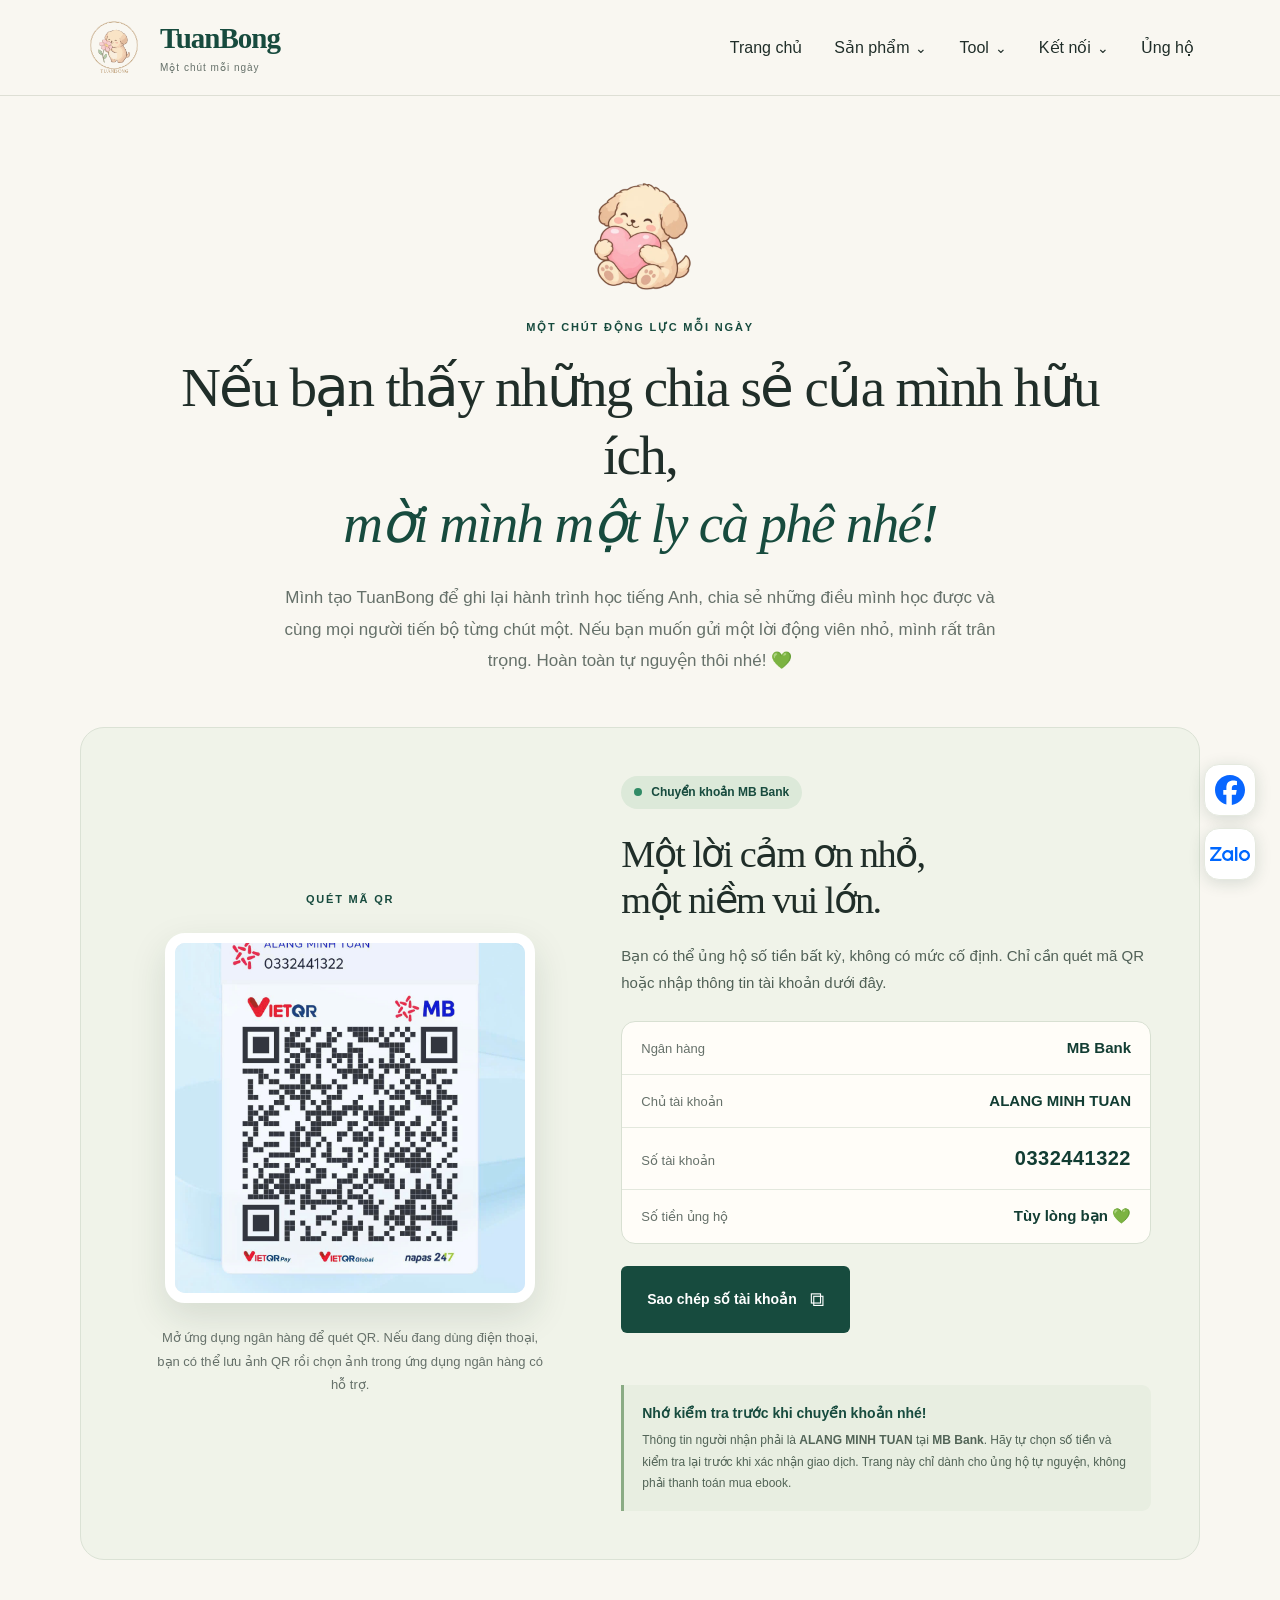
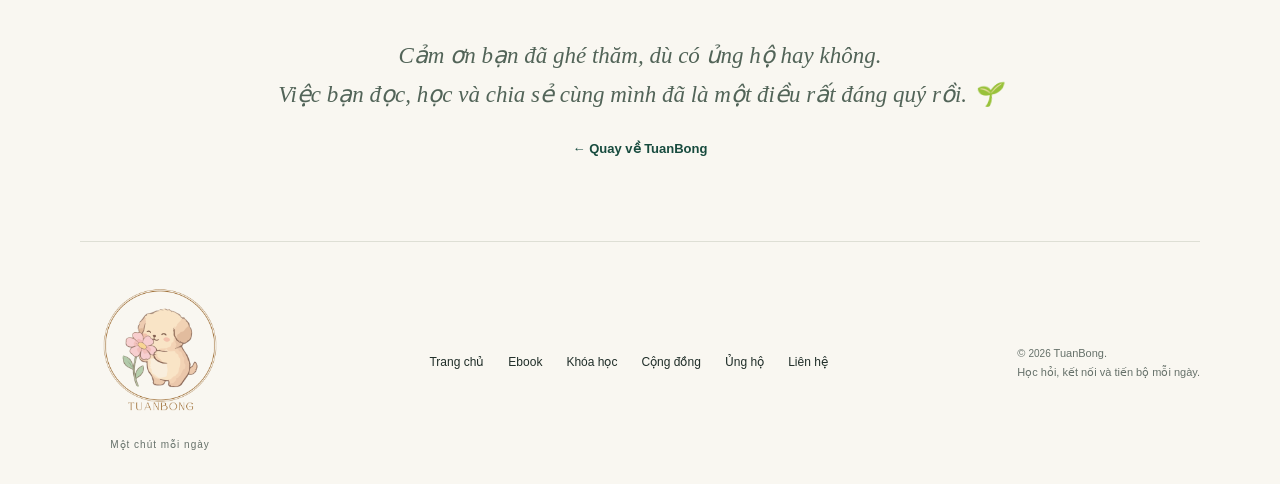
<file: donate/index.html>
<!doctype html>
<html lang="vi">
  <head>
    <meta charset="utf-8" />
    <meta name="viewport" content="width=device-width, initial-scale=1" />
    <script src="../device-layout.js?v=20261028-1"></script>
    <meta
      name="description"
      content="Nếu những chia sẻ của TuanBong hữu ích với bạn, hãy gửi một lời động viên hoặc mời mình một ly cà phê qua mã QR MB Bank. Hoàn toàn tự nguyện."
    />
    <meta name="theme-color" content="#174b3e" />
    <meta property="og:type" content="website" />
    <meta property="og:title" content="Mời TuanBong một ly cà phê ☕" />
    <meta property="og:description" content="Một lời cảm ơn nhỏ, một chút động lực mỗi ngày. Ủng hộ tự nguyện qua MB Bank." />
    <meta property="og:image" content="https://english-ebook-website.pages.dev/assets/illustrations/homepage-study.png" />
    <title>Ủng hộ TuanBong | Một chút mỗi ngày</title>
    <link rel="icon" type="image/png" href="../assets/tuanbong-logo.png" />
    <link rel="stylesheet" href="../styles.css?v=20261031-contact-icons-1" />
    <script src="../script.js?v=20261031-contact-icons-1" defer></script>
  </head>
  <body data-page="donate">
    <a class="skip-link" href="#main">Đến nội dung chính</a>
    <header class="site-header">
      <div class="container nav">
        <a class="brand brand-lockup" href="../" aria-label="TuanBong — Trang chủ">
          <img class="brand-logo" src="../assets/tuanbong-logo.png" width="2000" height="2000" alt="" />
          <span class="brand-name">TuanBong<span>Một chút mỗi ngày</span></span>
        </a>
        <nav class="primary-nav" aria-label="Điều hướng chính">
          <a href="../">Trang chủ</a>
          <details class="nav-dropdown"><summary>Sản phẩm <span aria-hidden="true">⌄</span></summary><div class="nav-submenu"><a href="../ebook/">Ebook</a><a href="../courses/">Khóa học</a></div></details>
          <details class="nav-dropdown"><summary>Tool <span aria-hidden="true">⌄</span></summary><div class="nav-submenu"><a href="../speak-lab/">TuanBong Speak Lab</a><a href="../youtube/">TuanBong YouTube</a></div></details>
          <details class="nav-dropdown"><summary>Kết nối <span aria-hidden="true">⌄</span></summary><div class="nav-submenu"><a href="../community/">Cộng đồng</a><a href="../contact/">Liên hệ</a><a href="../booking/">Đặt lịch</a></div></details>
          <a href="../donate/" aria-current="page">Ủng hộ</a>
        </nav>
      </div>
    </header>

    <main id="main" class="donate-page">
      <section class="container donate-hero" aria-labelledby="donate-title">
        <img class="tb-mascot tb-mascot-centered" src="../assets/mascots/thanks.webp" width="360" height="360" alt="" aria-hidden="true" loading="lazy" decoding="async">
        <p class="eyebrow">MỘT CHÚT ĐỘNG LỰC MỖI NGÀY</p>
        <h1 id="donate-title">Nếu bạn thấy những chia sẻ của mình hữu ích,<br /><em>mời mình một ly cà phê nhé!</em></h1>
        <p class="donate-intro">
          Mình tạo TuanBong để ghi lại hành trình học tiếng Anh, chia sẻ những điều mình học được
          và cùng mọi người tiến bộ từng chút một. Nếu bạn muốn gửi một lời động viên nhỏ,
          mình rất trân trọng. Hoàn toàn tự nguyện thôi nhé! 💚
        </p>
      </section>

      <section class="container donate-card" aria-labelledby="donate-bank-title">
        <div class="donate-qr-side">
          <p class="eyebrow">QUÉT MÃ QR</p>
          <div class="donate-qr-frame">
            <img
              id="donate-qr"
              src="../assets/mb-bank-qr.jpg"
              width="1080"
              height="2267"
              alt="Mã VietQR nhận chuyển khoản MB Bank, người nhận ALANG MINH TUAN, số tài khoản 0332441322"
            />
          </div>
          <p class="donate-qr-caption">Mở ứng dụng ngân hàng để quét QR. Nếu đang dùng điện thoại, bạn có thể lưu ảnh QR rồi chọn ảnh trong ứng dụng ngân hàng có hỗ trợ.</p>
          <p id="donate-qr-error" class="donate-qr-error" role="status" hidden>Ảnh QR hiện không tải được. Bạn vẫn có thể chuyển khoản bằng thông tin bên cạnh.</p>
        </div>

        <div class="donate-bank-side">
          <span class="donate-bank-pill"><span class="donate-bank-dot" aria-hidden="true"></span> Chuyển khoản MB Bank</span>
          <h2 id="donate-bank-title">Một lời cảm ơn nhỏ,<br />một niềm vui lớn.</h2>
          <p class="donate-bank-lead">Bạn có thể ủng hộ số tiền bất kỳ, không có mức cố định. Chỉ cần quét mã QR hoặc nhập thông tin tài khoản dưới đây.</p>
          <dl class="donate-bank-list">
            <div>
              <dt>Ngân hàng</dt>
              <dd>MB Bank</dd>
            </div>
            <div>
              <dt>Chủ tài khoản</dt>
              <dd>ALANG MINH TUAN</dd>
            </div>
            <div>
              <dt>Số tài khoản</dt>
              <dd class="donate-account-number">0332441322</dd>
            </div>
            <div>
              <dt>Số tiền ủng hộ</dt>
              <dd>Tùy lòng bạn 💚</dd>
            </div>
          </dl>
          <div class="donate-actions">
            <button class="button donate-copy-button" type="button" data-donate-copy="0332441322" data-donate-copy-label="số tài khoản">
              Sao chép số tài khoản <span aria-hidden="true">⧉</span>
            </button>
          </div>
          <p class="donate-copy-status" id="donate-copy-status" role="status" aria-live="polite"></p>
          <div class="donate-safety">
            <strong>Nhớ kiểm tra trước khi chuyển khoản nhé!</strong>
            <p>Thông tin người nhận phải là <b>ALANG MINH TUAN</b> tại <b>MB Bank</b>. Hãy tự chọn số tiền và kiểm tra lại trước khi xác nhận giao dịch. Trang này chỉ dành cho ủng hộ tự nguyện, không phải thanh toán mua ebook.</p>
          </div>
        </div>
      </section>

      <section class="container donate-outro" aria-label="Lời cảm ơn">
        <p>Cảm ơn bạn đã ghé thăm, dù có ủng hộ hay không.<br />Việc bạn đọc, học và chia sẻ cùng mình đã là một điều rất đáng quý rồi. 🌱</p>
        <a class="text-link" href="../">← Quay về TuanBong</a>
      </section>
    </main>

    <footer class="container footer">
      <a class="brand footer-brand" href="../" aria-label="TuanBong — Trang chủ">
        <img class="footer-logo" src="../assets/tuanbong-logo.png" width="2000" height="2000" loading="lazy" alt="Logo TuanBong: chú chó ôm bông hoa và chữ TUANBONG" />
        <span>Một chút mỗi ngày</span>
      </a>
      <nav class="footer-links" aria-label="Điều hướng cuối trang">
        <a href="../">Trang chủ</a>
        <a href="../ebook/">Ebook</a>
        <a href="../courses/">Khóa học</a>
        <a href="../community/">Cộng đồng</a>
        <a href="../donate/" aria-current="page">Ủng hộ</a>
        <a href="../contact/">Liên hệ</a>
      </nav>
      <p>© <span id="year">2026</span> TuanBong.<br />Học hỏi, kết nối và tiến bộ mỗi ngày.</p>
    </footer>
    <script>
      (() => {
        const status = document.getElementById("donate-copy-status");
        const buttons = document.querySelectorAll("[data-donate-copy]");
        for (const button of buttons) {
          button.addEventListener("click", async () => {
            const value = button.dataset.donateCopy;
            const label = button.dataset.donateCopyLabel;
            try {
              if (!navigator.clipboard || !navigator.clipboard.writeText) throw new Error("Clipboard unavailable");
              await navigator.clipboard.writeText(value);
              status.textContent = "Đã sao chép " + label + "!";
            } catch {
              status.textContent = "Không thể sao chép tự động. Bạn có thể chọn và sao chép thông tin trong khung phía trên.";
            }
          });
        }
        const qr = document.getElementById("donate-qr");
        const error = document.getElementById("donate-qr-error");
        const showError = () => { qr.hidden = true; error.hidden = false; };
        if (qr) {
          qr.addEventListener("error", showError);
          if (qr.complete && qr.naturalWidth === 0) showError();
        }
      })();
    </script>
  </body>
</html>
</file>
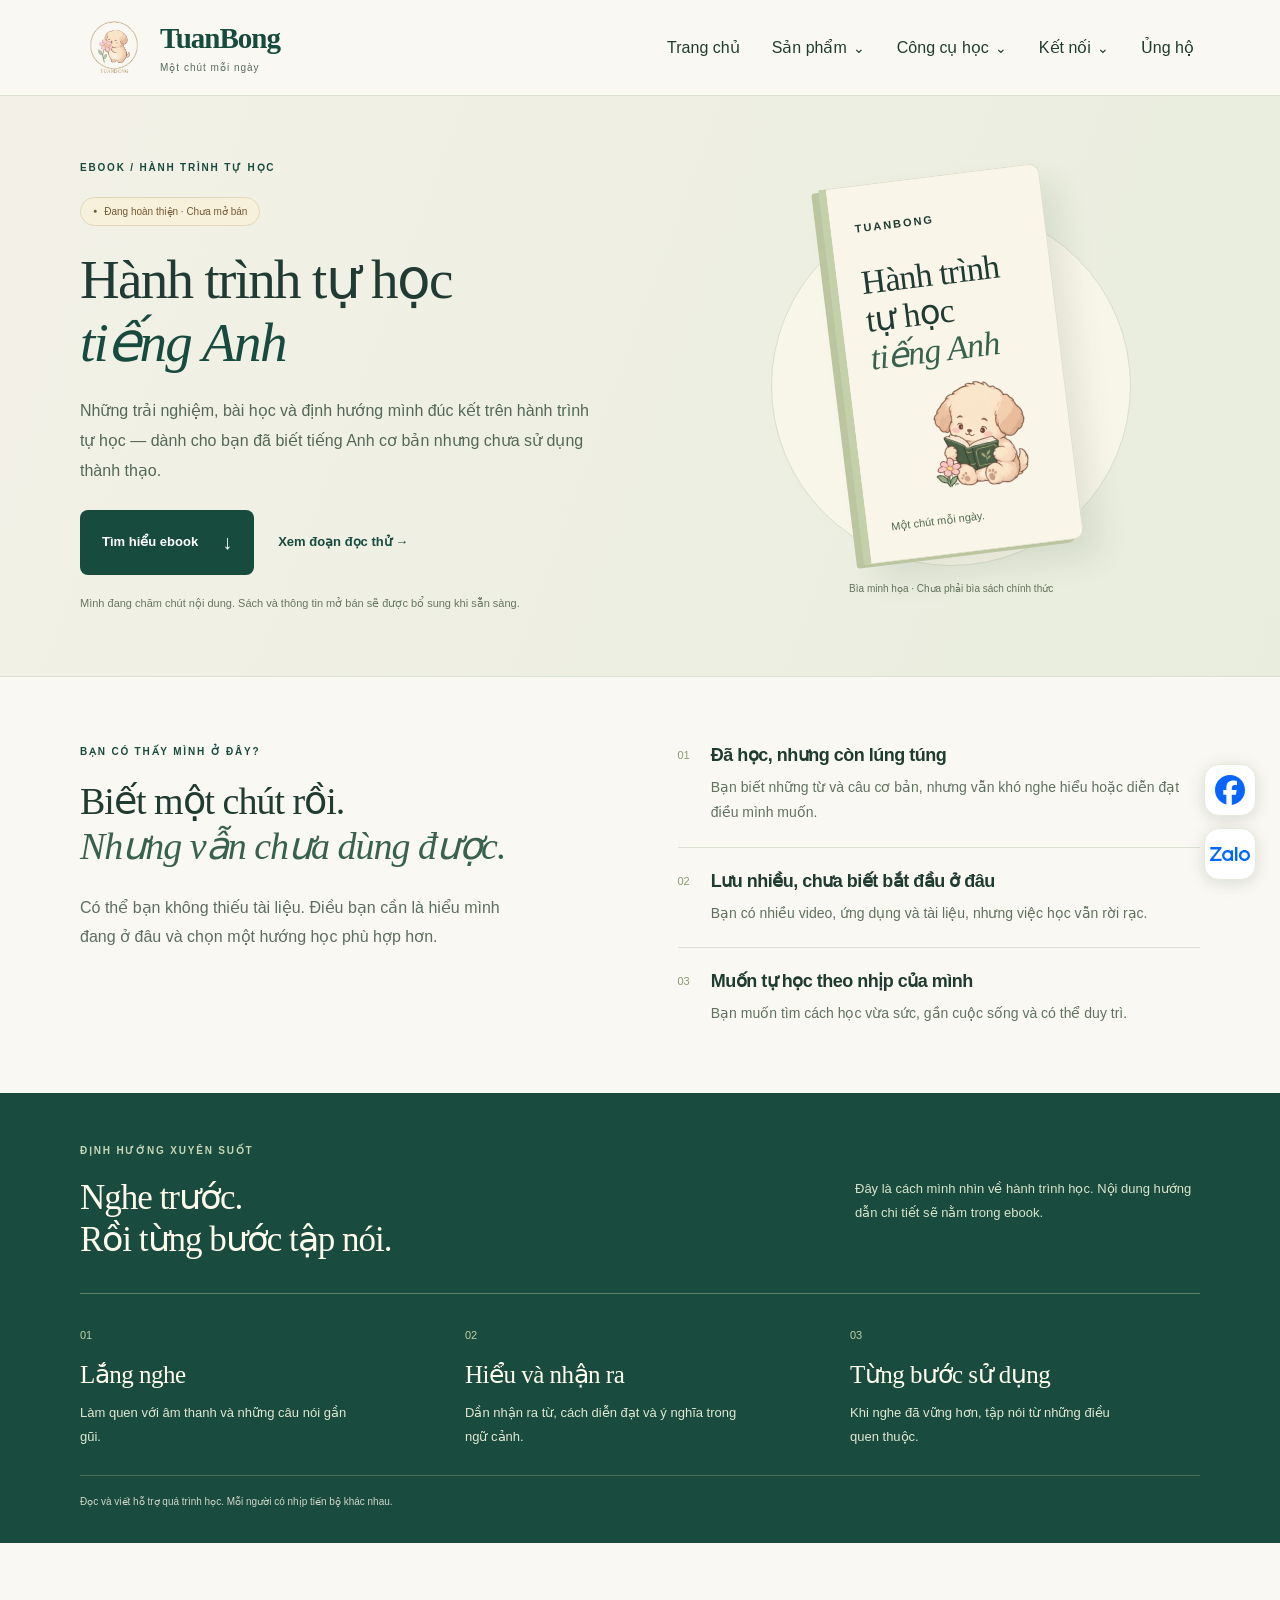
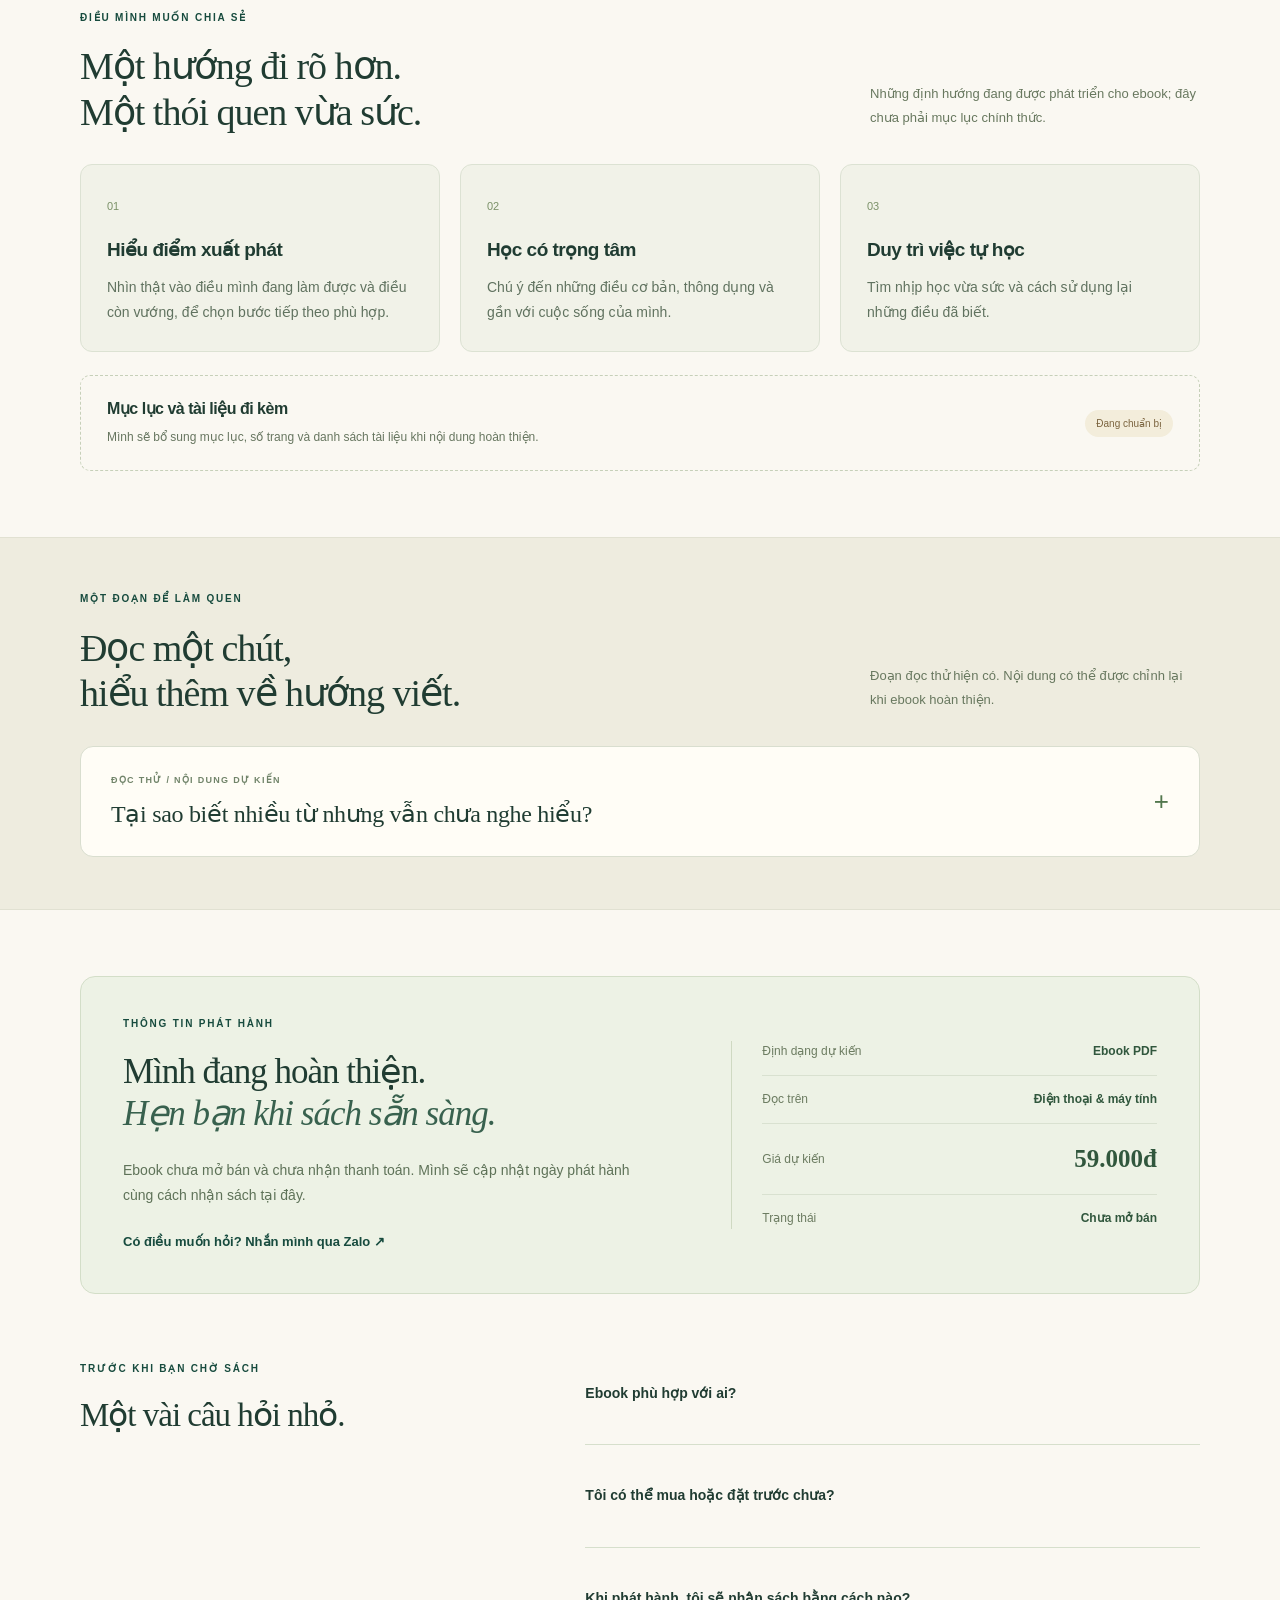
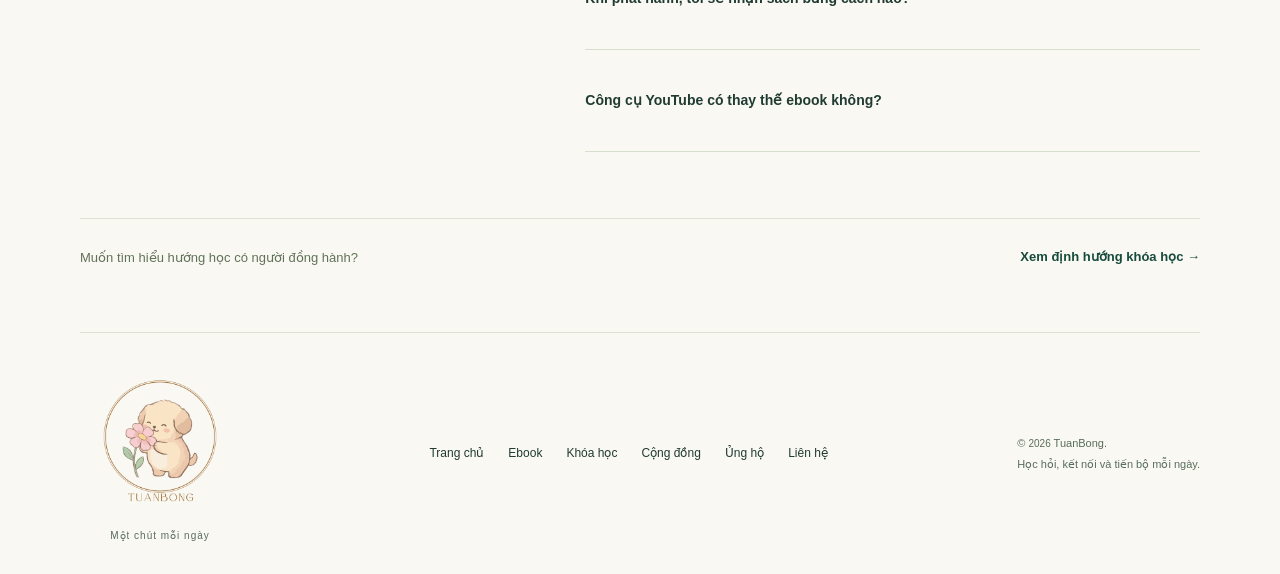
<file: ebook/index.html>
<!doctype html><html lang="vi"><head><meta charset="utf-8"><meta name="viewport" content="width=device-width, initial-scale=1"><meta name="theme-color" content="#174b3e"><meta name="description" content="Ebook đang hoàn thiện. Tìm hiểu đối tượng, định hướng và đoạn đọc thử dự kiến của TuanBong."><title>Hành trình tự học tiếng Anh | TuanBong</title><link rel="icon" type="image/png" href="../assets/tuanbong-logo.png"><link rel="stylesheet" href="../styles.css?v=20261031-story-trial-2"><link rel="stylesheet" href="../products-preview.css?v=1"><script src="../script.js?v=20261031-contact-icons-1" defer></script></head><body class="product-page ebook-page">    <a class="skip-link" href="#main">Đến nội dung chính</a>
    <header class="site-header">
      <div class="container nav">
        <a
          class="brand brand-lockup"
          href="../"
          aria-label="TuanBong — Trang chủ"
        >
          <img
            class="brand-logo"
            src="../assets/tuanbong-logo.png"
            width="2000"
            height="2000"
            alt=""
          />
          <span class="brand-name">TuanBong<span>Một chút mỗi ngày</span></span>
        </a>
        <nav class="primary-nav" aria-label="Điều hướng chính">
          <a href="../">Trang chủ</a>
          <details class="nav-dropdown is-current"><summary>Sản phẩm <span aria-hidden="true">⌄</span></summary><div class="nav-submenu"><a href="../ebook/" aria-current="page">Ebook</a><a href="../courses/">Khóa học</a></div></details>
          <details class="nav-dropdown"><summary>Công cụ học <span aria-hidden="true">⌄</span></summary><div class="nav-submenu"><a href="https://tuanbong.pages.dev/speak-lab/">TuanBong Speak Lab</a><a href="https://tuanbong.pages.dev/youtube/">TuanBong YouTube</a></div></details>
          <details class="nav-dropdown"><summary>Kết nối <span aria-hidden="true">⌄</span></summary><div class="nav-submenu"><a href="https://tuanbong.pages.dev/community/">Cộng đồng</a><a href="https://tuanbong.pages.dev/contact/">Liên hệ</a><a href="https://tuanbong.pages.dev/booking/">Đặt lịch</a></div></details>
          <a href="https://tuanbong.pages.dev/donate/">Ủng hộ</a>
        </nav>
      </div>
    </header>
<main id="main">
<section class="product-hero"><div class="container product-hero-grid"><div class="product-hero-copy"><p class="eyebrow">EBOOK / HÀNH TRÌNH TỰ HỌC</p><span class="product-status"><span aria-hidden="true">●</span> Đang hoàn thiện · Chưa mở bán</span><h1>Hành trình tự học<br><em>tiếng Anh</em></h1><p class="product-lead">Những trải nghiệm, bài học và định hướng mình đúc kết trên hành trình tự học — dành cho bạn đã biết tiếng Anh cơ bản nhưng chưa sử dụng thành thạo.</p><div class="product-actions"><a class="button" href="#gioi-thieu">Tìm hiểu ebook <span aria-hidden="true">↓</span></a><a class="product-text-link" href="#doc-thu">Xem đoạn đọc thử →</a></div><p class="product-small">Mình đang chăm chút nội dung. Sách và thông tin mở bán sẽ được bổ sung khi sẵn sàng.</p></div><figure class="product-book-art"><div class="book-orbit"></div><div class="product-book-cover"><span class="book-author">TUANBONG</span><h2>Hành trình<br>tự học<br><em>tiếng Anh</em></h2><img src="../assets/mascots/reading.webp" width="180" height="180" alt="Chú cún TuanBong đang đọc sách"><span class="book-signature">Một chút mỗi ngày.</span></div><figcaption>Bìa minh họa · Chưa phải bìa sách chính thức</figcaption></figure></div></section>
<section class="product-section container" id="gioi-thieu"><div class="product-split"><div><p class="eyebrow">BẠN CÓ THẤY MÌNH Ở ĐÂY?</p><h2>Biết một chút rồi.<br><em>Nhưng vẫn chưa dùng được.</em></h2><p class="product-intro-text">Có thể bạn không thiếu tài liệu. Điều bạn cần là hiểu mình đang ở đâu và chọn một hướng học phù hợp hơn.</p></div><ul class="audience-list"><li><span aria-hidden="true">01</span><div><h3>Đã học, nhưng còn lúng túng</h3><p>Bạn biết những từ và câu cơ bản, nhưng vẫn khó nghe hiểu hoặc diễn đạt điều mình muốn.</p></div></li><li><span aria-hidden="true">02</span><div><h3>Lưu nhiều, chưa biết bắt đầu ở đâu</h3><p>Bạn có nhiều video, ứng dụng và tài liệu, nhưng việc học vẫn rời rạc.</p></div></li><li><span aria-hidden="true">03</span><div><h3>Muốn tự học theo nhịp của mình</h3><p>Bạn muốn tìm cách học vừa sức, gần cuộc sống và có thể duy trì.</p></div></li></ul></div></section>
<section class="learning-direction"><div class="container"><div class="direction-heading"><div><p class="eyebrow">ĐỊNH HƯỚNG XUYÊN SUỐT</p><h2>Nghe trước.<br>Rồi từng bước tập nói.</h2></div><p>Đây là cách mình nhìn về hành trình học. Nội dung hướng dẫn chi tiết sẽ nằm trong ebook.</p></div><ol class="direction-steps"><li><span>01</span><h3>Lắng nghe</h3><p>Làm quen với âm thanh và những câu nói gần gũi.</p></li><li><span>02</span><h3>Hiểu và nhận ra</h3><p>Dần nhận ra từ, cách diễn đạt và ý nghĩa trong ngữ cảnh.</p></li><li><span>03</span><h3>Từng bước sử dụng</h3><p>Khi nghe đã vững hơn, tập nói từ những điều quen thuộc.</p></li></ol><p class="direction-note">Đọc và viết hỗ trợ quá trình học. Mỗi người có nhịp tiến bộ khác nhau.</p></div></section>
<section class="product-section container" aria-labelledby="ebook-content-title"><div class="product-section-heading"><div><p class="eyebrow">ĐIỀU MÌNH MUỐN CHIA SẺ</p><h2 id="ebook-content-title">Một hướng đi rõ hơn.<br>Một thói quen vừa sức.</h2></div><p>Những định hướng đang được phát triển cho ebook; đây chưa phải mục lục chính thức.</p></div><div class="product-benefits"><article><span>01</span><h3>Hiểu điểm xuất phát</h3><p>Nhìn thật vào điều mình đang làm được và điều còn vướng, để chọn bước tiếp theo phù hợp.</p></article><article><span>02</span><h3>Học có trọng tâm</h3><p>Chú ý đến những điều cơ bản, thông dụng và gần với cuộc sống của mình.</p></article><article><span>03</span><h3>Duy trì việc tự học</h3><p>Tìm nhịp học vừa sức và cách sử dụng lại những điều đã biết.</p></article></div><div class="content-pending"><div><h3>Mục lục và tài liệu đi kèm</h3><p>Mình sẽ bổ sung mục lục, số trang và danh sách tài liệu khi nội dung hoàn thiện.</p></div><span class="pending-label">Đang chuẩn bị</span></div></section>
<section class="sample-section" id="doc-thu"><div class="container"><div class="product-section-heading"><div><p class="eyebrow">MỘT ĐOẠN ĐỂ LÀM QUEN</p><h2>Đọc một chút,<br>hiểu thêm về hướng viết.</h2></div><p>Đoạn đọc thử hiện có. Nội dung có thể được chỉnh lại khi ebook hoàn thiện.</p></div><details class="sample-disclosure"><summary><span><small>ĐỌC THỬ / NỘI DUNG DỰ KIẾN</small><strong>Tại sao biết nhiều từ nhưng vẫn chưa nghe hiểu?</strong></span><span class="disclosure-plus" aria-hidden="true">+</span></summary>        <article class="sample-page" aria-labelledby="sample-reading-title">
          <h3 id="sample-reading-title">
            Tại sao chúng ta biết nhiều từ tiếng Anh nhưng vẫn không nghe hiểu?
          </h3>
          <p>
            Chúng ta có thể đã học tiếng Anh nhiều năm, biết khá nhiều từ vựng,
            nhưng khi nghe ai đó nói, chúng ta lại không hiểu được bao nhiêu.
          </p>
          <p>
            Một trong những lý do là chúng ta đã quá quen với mặt chữ, nhưng
            chưa thực sự quen với âm thanh của ngôn ngữ.
          </p>
          <p>Hãy nghĩ về hai câu rất quen thuộc:</p>
          <div class="sample-expressions">
            <p><strong lang="en">“I love you.”</strong></p>
            <p><strong lang="en">“Bye-bye!”</strong></p>
          </div>
          <p>
            Khi nghe hai câu này, bạn có thể hiểu ngay mà không cần nhìn chữ hay
            dịch từng từ.
          </p>
          <p>Tại sao vậy?</p>
          <p>
            Bởi vì bạn đã nghe chúng rất nhiều lần và quen với âm thanh cũng như
            ý nghĩa của chúng.
          </p>
          <p class="sample-question">
            <strong
              >Vậy điều gì sẽ xảy ra nếu chúng ta xây dựng sự quen thuộc tương
              tự với những từ và câu tiếng Anh khác?</strong
            >
          </p>
          <p class="sample-disclaimer">
            <em
              >Đây là một đoạn đọc thử dự kiến từ ebook “Hành trình tự học tiếng
              Anh”. Nội dung có thể được điều chỉnh khi ebook hoàn thiện.</em
            >
          </p>
        </article></details></div></section>
<section class="product-section container" id="mua-ebook"><div class="availability-panel" id="thanh-toan"><div><p class="eyebrow">THÔNG TIN PHÁT HÀNH</p><h2>Mình đang hoàn thiện.<br><em>Hẹn bạn khi sách sẵn sàng.</em></h2><p>Ebook chưa mở bán và chưa nhận thanh toán. Mình sẽ cập nhật ngày phát hành cùng cách nhận sách tại đây.</p><a class="product-text-link" href="https://zalo.me/0332441322" target="_blank" rel="noopener noreferrer">Có điều muốn hỏi? Nhắn mình qua Zalo ↗</a></div><dl class="release-facts"><div><dt>Định dạng dự kiến</dt><dd>Ebook PDF</dd></div><div><dt>Đọc trên</dt><dd>Điện thoại &amp; máy tính</dd></div><div><dt>Giá dự kiến</dt><dd class="release-price">59.000đ</dd></div><div><dt>Trạng thái</dt><dd>Chưa mở bán</dd></div></dl></div></section>
<section class="product-section product-faq container" aria-labelledby="ebook-faq-title"><div><p class="eyebrow">TRƯỚC KHI BẠN CHỜ SÁCH</p><h2 id="ebook-faq-title">Một vài câu hỏi nhỏ.</h2></div><div class="product-faq-list"><details><summary>Ebook phù hợp với ai?</summary><p>Dành cho bạn đã biết tiếng Anh cơ bản nhưng chưa sử dụng thành thạo, muốn nhìn lại việc học và tìm một hướng tự học phù hợp. Đây là chia sẻ từ trải nghiệm của mình; mức độ phù hợp còn tùy nhu cầu của bạn.</p></details><details><summary>Tôi có thể mua hoặc đặt trước chưa?</summary><p>Chưa bạn nhé. Ebook đang hoàn thiện, hiện chưa nhận thanh toán hoặc đặt trước. Thông tin phát hành sẽ được cập nhật trên trang này.</p></details><details><summary>Khi phát hành, tôi sẽ nhận sách bằng cách nào?</summary><p>Dự kiến sách ở định dạng PDF và được gửi qua email. Khi mở bán, mình sẽ công bố hướng dẫn thanh toán, cách gửi thông tin và thời gian xử lý cụ thể.</p></details><details><summary>Công cụ YouTube có thay thế ebook không?</summary><p>Công cụ hỗ trợ nghe lại câu, xem bản chép lời và lưu nội dung. Ebook chia sẻ hành trình và định hướng tự học. Hai phần có vai trò khác nhau; công cụ không phải một phương pháp học hoàn chỉnh.</p></details></div></section>
<section class="container product-related"><p>Muốn tìm hiểu hướng học có người đồng hành?</p><a class="product-text-link" href="../courses/">Xem định hướng khóa học →</a></section>
<!-- Inert purchase setup: retain the existing manual payment flow for later activation. Do not mount before release. -->
<template id="ebook-purchase-ready">      <section class="section container" id="mua-ebook">
        <div class="purchase-panel">
          <div>
            <p class="eyebrow">SẴN SÀNG CHO TRANG ĐẦU TIÊN?</p>
            <h2>Hành trình tự học<br />tiếng Anh</h2>
            <p>Một người bạn nhỏ cho chặng đường dài.</p>
            <ul class="purchase-features">
              <li>Ebook PDF — đọc trên điện thoại và máy tính</li>
              <li>Chuyển khoản MB Bank, nhận ebook qua email</li>
              <li>Tự học theo thời gian và nhịp độ của bạn</li>
            </ul>
          </div>
          <div class="purchase-action">
            <span class="price-label">GIÁ EBOOK</span>
            <p class="price">59.000<span>đ</span></p>
            <a class="button button-light" id="buy-button" href="#thanh-toan">
              Mua ebook
              <svg
                class="arrow-icon"
                aria-hidden="true"
                viewBox="0 0 24 24"
                fill="none"
              >
                <path
                  d="M6 18 18 6M6 6h12v12"
                  stroke="currentColor"
                  stroke-width="1.5"
                  stroke-linecap="round"
                  stroke-linejoin="round"
                />
              </svg>
            </a>
            <p class="purchase-note">
              Chuyển khoản MB Bank.<br />Nhận ebook qua email sau khi người bán
              kiểm tra thanh toán.
            </p>
          </div>
        </div>
      </section>
      <section
        class="container payment-section"
        id="thanh-toan"
        aria-labelledby="payment-title"
      >
        <p class="eyebrow">CHUYỂN KHOẢN &amp; NHẬN EBOOK</p>
        <h2 id="payment-title">Một vài bước để nhận sách</h2>
        <div class="payment-layout">
          <div class="payment-card">
            <h3>Thanh toán qua MB Bank</h3>
            <div class="qr-frame">
              <!-- Ảnh QR gốc, giữ nguyên tỉ lệ và không cắt mã. -->
              <img
                id="payment-qr"
                src="../assets/mb-bank-qr.jpg"
                width="1080"
                height="2267"
                alt="QR chuyển khoản MB Bank — ALANG MINH TUAN, tài khoản 0332441322"
              />
              <p id="qr-status" role="status" hidden>
                Không tải được ảnh QR. Bạn có thể nhập thông tin tài khoản bên
                dưới trong ứng dụng ngân hàng.
              </p>
            </div>
            <dl class="bank-details">
              <div>
                <dt>Ngân hàng</dt>
                <dd>MB Bank</dd>
              </div>
              <div>
                <dt>Chủ tài khoản</dt>
                <dd>ALANG MINH TUAN</dd>
              </div>
              <div>
                <dt>Số tài khoản</dt>
                <dd>0332441322</dd>
              </div>
              <div>
                <dt>Số tiền</dt>
                <dd class="payment-amount">59.000đ</dd>
              </div>
            </dl>
          </div>
          <div class="payment-instructions">
            <ol class="payment-steps">
              <li>
                <h3>Chuyển đúng 59.000đ</h3>
                <p>
                  Mở ứng dụng ngân hàng để quét QR hoặc nhập số tài khoản MB
                  Bank bên cạnh. Nếu đang dùng điện thoại, bạn có thể lưu ảnh QR
                  khi ảnh đã hiển thị và chọn ảnh từ thư viện trong ứng dụng
                  ngân hàng có hỗ trợ.
                </p>
                <p>
                  <strong
                    >Trước khi xác nhận chuyển khoản, kiểm tra ngân hàng MB
                    Bank, tên người nhận ALANG MINH TUAN, số tài khoản
                    0332441322 và số tiền 59.000đ.</strong
                  >
                  Nếu thông tin không khớp, hãy dừng giao dịch.
                </p>
                <div class="transfer-reference">
                  <h4>Nội dung chuyển khoản</h4>
                  <p>Mã tham chiếu cho phiên truy cập này:</p>
                  <div class="reference-copy">
                    <code id="transfer-code">Cần bật JavaScript để tạo mã</code>
                    <button
                      class="button"
                      id="copy-reference"
                      type="button"
                      aria-describedby="reference-help"
                      disabled
                    >
                      Sao chép
                    </button>
                  </div>
                  <p id="reference-help">
                    Không sửa mã. Hãy dùng đúng mã đang hiển thị làm nội dung
                    chuyển khoản và gửi lại chính xác mã đó qua Google Form hoặc
                    Zalo. Mã chỉ hỗ trợ đối chiếu, không bảo đảm duy nhất và
                    không xác nhận thanh toán. Hãy ghi lại mã đã dùng; nếu trình
                    duyệt không cho phép lưu phiên, tải lại trang có thể tạo mã
                    mới.
                  </p>
                  <p id="copy-status" role="status" aria-live="polite"></p>
                </div>
              </li>
              <li>
                <h3>Chọn cách xác nhận và gửi thông tin nhận ebook</h3>
                <p>
                  Sau khi chuyển khoản, chọn Google Form hoặc Zalo bên dưới để
                  gửi email nhận ebook và mã chuyển khoản. Bạn chỉ cần thực hiện
                  một trong hai cách.
                </p>
                <p>
                  <strong>Gửi chính xác nội dung đã chuyển khoản</strong>, bao
                  gồm đầy đủ mã EBOOK và 6 chữ số đã dùng, để người bán đối
                  chiếu giao dịch. Nếu mã trên trang đã thay đổi, hãy dùng nội
                  dung trong giao dịch ngân hàng của bạn.
                </p>
              </li>
              <li>
                <h3>Chờ kiểm tra và nhận email</h3>
                <p>
                  Người bán sẽ kiểm tra thanh toán, đối chiếu thông tin đơn hàng
                  rồi gửi ebook qua email bạn đã cung cấp. Hãy kiểm tra cả thư
                  mục Spam/Thư rác.
                </p>
              </li>
            </ol>
            <section
              class="payment-confirmation"
              aria-labelledby="confirmation-title"
            >
              <h3 id="confirmation-title">Bạn đã chuyển khoản thành công?</h3>
              <p>
                Sau khi chuyển khoản, bạn có thể chọn một trong hai cách để xác
                nhận thanh toán và nhận ebook.
              </p>
              <div class="confirmation-options">
                <article
                  class="confirmation-option"
                  aria-labelledby="google-confirmation-title"
                >
                  <h4 id="google-confirmation-title">
                    Cách 1: Xác nhận qua Google Form
                  </h4>
                  <p>Điền email và mã chuyển khoản vào biểu mẫu xác nhận.</p>
                  <a
                    class="button order-form-link"
                    href="https://docs.google.com/forms/d/e/1FAIpQLSfZYGLdzJygxy6Sw9VP6gt-YRSRBJHTgCriQAezOfFXbFeNBg/viewform?usp=dialog"
                    target="_blank"
                    rel="noopener noreferrer"
                    aria-describedby="form-note"
                    >Tôi đã chuyển khoản – Điền thông tin nhận ebook</a
                  >
                  <p id="form-note" class="sample-note">
                    Biểu mẫu Google Forms mở ở tab mới. Bấm nút hoặc gửi biểu
                    mẫu không đồng nghĩa giao dịch đã được xác minh. Ebook chỉ
                    được gửi sau khi người bán kiểm tra thanh toán.
                  </p>
                </article>
                <article
                  class="confirmation-option"
                  aria-labelledby="zalo-confirmation-title"
                >
                  <h4 id="zalo-confirmation-title">
                    Cách 2: Xác nhận qua Zalo
                  </h4>
                  <p>
                    Liên hệ trực tiếp với TuanBong qua Zalo:
                    <strong class="zalo-phone">0332441322</strong>
                  </p>
                  <p>
                    Gửi ảnh chụp giao dịch chuyển khoản thành công, mã chuyển
                    khoản và địa chỉ email mà bạn muốn nhận ebook.
                  </p>
                  <a
                    class="button zalo-link"
                    href="https://zalo.me/0332441322"
                    target="_blank"
                    rel="noopener noreferrer"
                    aria-describedby="zalo-help"
                    >Liên hệ qua Zalo</a
                  >
                  <p id="zalo-help" class="sample-note">
                    Liên kết mở ở tab mới. Nếu không mở được, hãy tìm số
                    0332441322 thủ công trong ứng dụng Zalo.
                  </p>
                </article>
              </div>
              <p class="confirmation-manual-note">
                <em
                  >Sau khi kiểm tra giao dịch, mình sẽ gửi ebook đến email bạn
                  cung cấp. Việc xác nhận và gửi ebook hiện được thực hiện thủ
                  công.</em
                >
              </p>
            </section>
          </div>
        </div>
      </section>
</template>
</main>    <footer class="container footer">
      <a
        class="brand footer-brand"
        href="../"
        aria-label="TuanBong — Trang chủ"
      >
        <img
          class="footer-logo"
          src="../assets/tuanbong-logo.png"
          width="2000"
          height="2000"
          loading="lazy"
          alt="Logo TuanBong: chú chó ôm bông hoa và chữ TUANBONG"
        />
        <span>Một chút mỗi ngày</span>
      </a>
      <nav class="footer-links" aria-label="Điều hướng cuối trang">
        <a href="../">Trang chủ</a>
        <a href="../ebook/">Ebook</a>
        <a href="../courses/">Khóa học</a>
        <a href="https://tuanbong.pages.dev/community/">Cộng đồng</a>
        <a href="https://tuanbong.pages.dev/donate/">Ủng hộ</a>
        <a href="https://tuanbong.pages.dev/contact/">Liên hệ</a>
      </nav>
      <p>
        © <span id="year">2026</span> TuanBong.<br />Học hỏi, kết nối và tiến
        bộ mỗi ngày.
      </p>
    </footer>
</body></html>
</file>
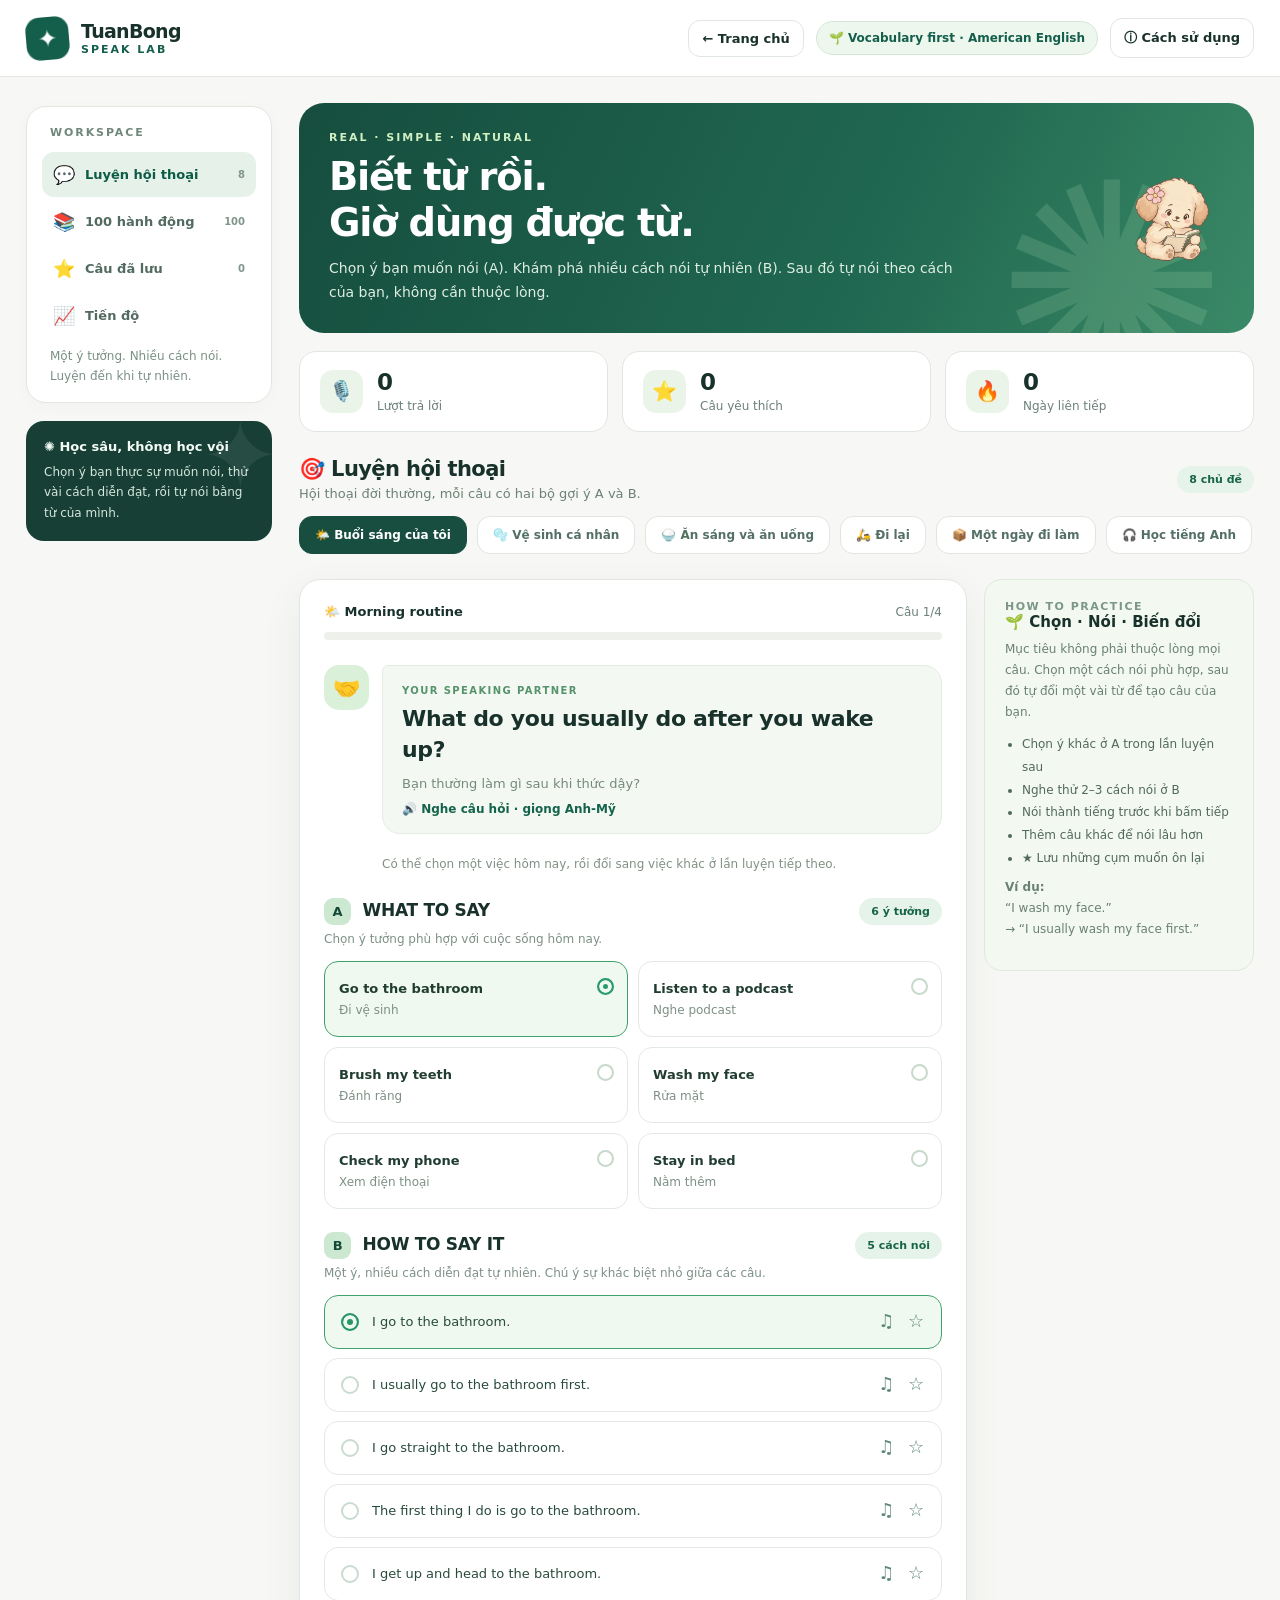
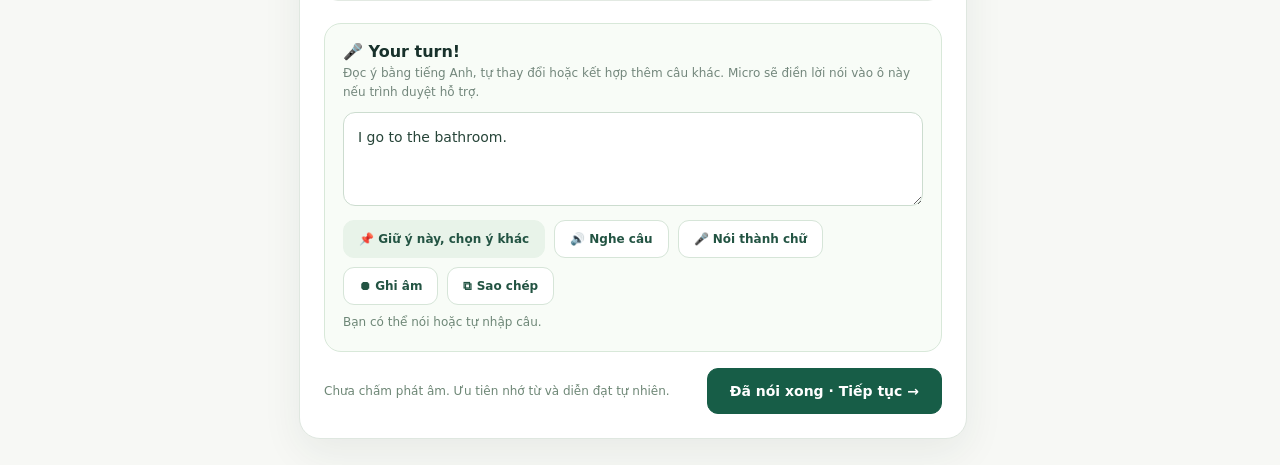
<file: speak-lab/index.html>
<!DOCTYPE html>
<html lang="vi">
<head>
<meta charset="UTF-8" />
<meta name="viewport" content="width=device-width, initial-scale=1" />
<meta name="theme-color" content="#145e4c" />
<meta name="description" content="TuanBong Speak Lab - Luyện tiếng Anh giao tiếp qua lựa chọn ý tưởng, nhiều cách diễn đạt tự nhiên và 100 hành động thường ngày." />
<title>TuanBong Speak Lab · Luyện nói từ vựng đời thường</title>
<style>
:root{--bg:#f7f8f5;--ink:#18312b;--muted:#6c8177;--green:#145e4c;--mint:#e5f1e8;--lime:#bde88f;--border:#dfe7e0;--white:#fff;--orange:#f6b76d;--shadow:0 14px 40px rgba(22,62,48,.07);font-family:system-ui,-apple-system,"Segoe UI",Arial,sans-serif;color:var(--ink);background:var(--bg)}*{box-sizing:border-box}body{margin:0;min-width:320px}button,input,select,textarea{font:inherit}button{cursor:pointer}button:focus-visible,input:focus-visible,select:focus-visible,textarea:focus-visible{outline:3px solid #a1d9af;outline-offset:2px}button:disabled{opacity:.45;cursor:not-allowed}.app-header{background:rgba(255,255,255,.95);border-bottom:1px solid var(--border);position:sticky;top:0;z-index:30;backdrop-filter:blur(12px)}.header-inner{max-width:1380px;margin:auto;display:flex;align-items:center;justify-content:space-between;min-height:76px;padding:12px 26px;gap:20px}.brand{display:flex;align-items:center;gap:12px;text-decoration:none;color:var(--ink)}.brand-mark{height:43px;width:43px;border-radius:14px;background:var(--green);color:#fff;display:flex;align-items:center;justify-content:center;font-size:24px;transform:rotate(-5deg)}.brand h1{font-weight:850;font-size:19px;letter-spacing:-.7px;margin:0}.brand small{font-size:11px;letter-spacing:2px;font-weight:800;color:var(--green);display:block;margin-top:1px}.header-side{display:flex;align-items:center;gap:12px}.header-pill{font-size:12px;font-weight:750;padding:9px 12px;border:1px solid #d4e6d7;border-radius:100px;color:var(--green);background:#edf7ee;white-space:nowrap}.header-help{border:1px solid var(--border);background:#fff;color:var(--ink);border-radius:12px;padding:10px 13px;font-size:13px;font-weight:750}.layout{max-width:1380px;margin:0 auto;padding:26px;display:grid;grid-template-columns:246px minmax(0,1fr);gap:27px;align-items:start}.sidebar{position:sticky;top:106px;display:flex;flex-direction:column;gap:18px}.side-block{background:#fff;border:1px solid var(--border);border-radius:20px;padding:15px;box-shadow:0 4px 18px rgba(20,60,45,.025)}.side-eyebrow,.eyebrow{font-size:11px;font-weight:850;letter-spacing:1.9px;text-transform:uppercase;color:#70877c}.side-eyebrow{padding:4px 8px 11px}.nav-btn{width:100%;border:0;border-radius:12px;display:flex;align-items:center;gap:10px;text-align:left;background:transparent;padding:12px 11px;margin:2px 0;color:#526b60;font-weight:720;font-size:13px}.nav-btn:hover{background:#f4f8f3}.nav-btn.active{background:#e5f1e9;color:#0c5b45}.nav-btn .nav-emoji{font-size:18px}.nav-btn .nav-count{margin-left:auto;font-size:10px;color:#81968b}.side-desc{font-size:12px;line-height:1.7;color:#7a9084;margin:8px 8px 0}.side-note{background:#173f35;border-radius:18px;padding:18px;color:#f4fbf5;position:relative;overflow:hidden}.side-note:after{content:'✦';position:absolute;right:-8px;top:-20px;font-size:95px;color:rgba(255,255,255,.07)}.side-note strong{display:block;font-size:13px;position:relative}.side-note p{font-size:12px;line-height:1.7;color:#d6e7dc;position:relative;margin:8px 0 0}.content{min-width:0}.hero{border-radius:25px;background:linear-gradient(115deg,#164d3e,#206851 61%,#3a8966);padding:28px 30px;color:white;display:flex;justify-content:space-between;align-items:center;min-height:202px;gap:14px;overflow:hidden;position:relative}.hero:after{content:'✺';position:absolute;right:27px;bottom:-90px;font-size:275px;color:rgba(203,241,192,.15);line-height:1}.hero-main{position:relative;z-index:1;max-width:650px}.hero-eyebrow{letter-spacing:2px;text-transform:uppercase;font-size:11px;font-weight:850;color:#d0efc2}.hero h2{font-size:clamp(25px,3vw,39px);letter-spacing:-1.2px;line-height:1.2;margin:10px 0 11px}.hero p{max-width:630px;line-height:1.7;color:#deeee2;font-size:14px;margin:0}.hero-emoji{font-size:60px;z-index:1;transform:rotate(9deg);filter:drop-shadow(0 12px 14px #17453665);flex-shrink:0}.stats{display:grid;grid-template-columns:repeat(3,minmax(0,1fr));gap:14px;margin:18px 0 25px}.stat{border:1px solid var(--border);padding:18px 20px;background:#fff;border-radius:17px;display:flex;align-items:center;gap:14px}.stat-icon{height:43px;width:43px;border-radius:13px;background:#ebf4e9;display:grid;place-items:center;font-size:20px}.stat strong{display:block;font-size:23px;line-height:1.1}.stat small{display:block;color:var(--muted);margin-top:4px;font-size:12px}.section-heading{display:flex;justify-content:space-between;align-items:center;gap:12px;margin-bottom:15px}.section-heading h3{margin:0;font-size:21px;letter-spacing:-.6px}.section-heading p{font-size:13px;margin:5px 0 0;color:var(--muted)}.secondary-tag{border-radius:100px;color:#176449;background:#e6f3ea;padding:7px 12px;font-size:11px;font-weight:800;white-space:nowrap}.lesson-strip{display:flex;gap:10px;overflow-x:auto;margin:0 0 20px;padding-bottom:5px;scrollbar-width:thin}.topic-chip{border:1px solid var(--border);background:#fff;white-space:nowrap;padding:11px 15px;border-radius:13px;font-weight:750;color:#547065;font-size:12px}.topic-chip.selected{background:#184e3f;border-color:#184e3f;color:#fff}.lesson-card,.panel,.done-card{border:1px solid var(--border);border-radius:21px;background:#fff;box-shadow:var(--shadow)}.lesson-card{padding:24px}.lesson-meta{display:flex;justify-content:space-between;align-items:center;gap:10px}.lesson-meta strong{font-size:13px}.lesson-meta span{color:var(--muted);font-size:12px}.progress-bar{background:#edf0eb;height:8px;border-radius:100px;overflow:hidden;margin-top:13px}.progress-bar span{display:block;background:linear-gradient(90deg,#279568,#b7dc72);height:100%;border-radius:inherit;transition:width .3s}.chat-question{display:flex;align-items:flex-start;gap:13px;margin:25px 0 21px}.bot-avatar{width:45px;height:45px;border-radius:15px;background:#daf0d9;display:grid;place-items:center;font-size:22px;flex-shrink:0}.bubble{background:#f4f8f3;border:1px solid #e4ece4;border-radius:6px 18px 18px 18px;padding:19px 19px 17px;flex:1;min-width:0}.bubble-label{font-size:10px;font-weight:900;color:#55936b;letter-spacing:1.4px;margin-bottom:8px}.bubble h3{font-size:clamp(17px,2.1vw,22px);line-height:1.4;letter-spacing:-.35px;margin:0 0 8px}.bubble .translation{font-size:13px;color:#758a7c;line-height:1.6}.tiny-action{border:0;background:transparent;font-size:12px;font-weight:750;color:#14634b;padding:8px 0 0;display:flex;align-items:center;gap:6px}.previous-answer{background:#f0f7f1;border:1px solid #dcecdf;border-radius:14px;padding:13px 15px;margin:16px 0;display:flex;justify-content:space-between;gap:10px;font-size:13px}.previous-answer small{display:block;color:#668277;font-size:11px;font-weight:700;margin-bottom:5px}.micro-note{font-size:12px;color:#809184;line-height:1.6;margin:2px 0 15px 58px}.choice-head{display:flex;align-items:flex-start;justify-content:space-between;gap:12px;margin:23px 0 13px}.choice-head h4{margin:0;font-size:17px;letter-spacing:-.3px}.choice-head p{color:#7e9086;font-size:12px;margin:5px 0 0;line-height:1.5}.letter{display:inline-flex;align-items:center;justify-content:center;font-size:13px;font-weight:900;color:#174939;background:#cce8d0;width:27px;height:27px;border-radius:9px;margin-right:6px}.choices-grid{display:grid;grid-template-columns:repeat(2,minmax(0,1fr));gap:10px}.choice-card,.variant-card{position:relative;border:1.5px solid #e2e9e2;border-radius:14px;background:#fff;text-align:left;width:100%;transition:border-color .12s,background .12s,transform .12s}.choice-card{padding:14px 38px 14px 14px;min-height:76px}.choice-card:hover,.variant-card:hover{border-color:#a4cdb0}.choice-card.selected,.variant-card.selected{background:#f0f9ef;border-color:#40a16d}.choice-card strong{display:block;font-size:13px;color:#213d31;line-height:1.4}.choice-card span.vi{display:block;font-size:12px;color:#7e9085;margin-top:5px}.pick-dot{position:absolute;right:13px;top:16px;width:17px;height:17px;border:2px solid #c7d9ca;border-radius:100%}.selected .pick-dot{border-color:#2a9970;background:#2a9970;box-shadow:inset 0 0 0 4px #f0f9ef}.variant-list{display:flex;flex-direction:column;gap:9px}.variant-card{padding:13px 52px 13px 16px;display:flex;align-items:center;gap:13px;min-height:54px}.variant-card .variant-radio{width:18px;height:18px;border:2px solid #cadbcf;flex-shrink:0;border-radius:50%}.variant-card.selected .variant-radio{background:#269665;border-color:#269665;box-shadow:inset 0 0 0 4px #f0f9ef}.variant-text{font-size:13px;line-height:1.5;color:#284b3b;flex:1;min-width:0;overflow-wrap:anywhere}.variant-buttons{position:absolute;right:10px;top:7px;display:flex;gap:0}.icon-button{background:transparent;border:0;border-radius:9px;min-width:30px;height:35px;color:#5d8875;font-size:18px}.icon-button:hover{background:#e9f3eb}.icon-button.saved{color:#e99f46}.composer{margin-top:22px;border-radius:17px;border:1px solid #d8e8d9;background:#f8fcf7;padding:18px}.composer h4{margin:0 0 3px;font-size:16px}.composer p{font-size:12px;color:#73877c;line-height:1.6;margin:0 0 10px}.composer textarea{border:1px solid #ccdccf;background:#fff;border-radius:12px;width:100%;resize:vertical;padding:13px 14px;line-height:1.6;min-height:94px;color:#274539;font-size:14px}.composer-buttons{display:flex;flex-wrap:wrap;gap:9px;margin-top:10px;align-items:center}.btn{display:inline-flex;align-items:center;justify-content:center;gap:8px;border-radius:11px;padding:11px 15px;font-size:12px;font-weight:850;border:1px solid #d6e5d8;background:#fff;color:#235443;transition:.12s}.btn:hover{filter:brightness(.97)}.btn-primary{background:#175d47;color:#fff;border-color:#175d47}.btn-soft{background:#e8f3e9;border-color:#e8f3e9}.btn-danger{color:#a63c31;background:#fff1ee;border-color:#f2d9d4}.btn:disabled{filter:none}.submit-row{margin-top:16px;display:flex;justify-content:space-between;align-items:center;gap:10px;flex-wrap:wrap}.submit-row .btn-primary{font-size:14px;padding:14px 22px}.status-line{min-height:18px;margin-top:10px;color:#6e8777;font-size:12px}.side-by-side{display:grid;grid-template-columns:minmax(0,1fr) 270px;gap:17px;align-items:start}.learning-tip{padding:20px;border-radius:18px;border:1px solid #dfe9dc;background:#f3f8f0;margin:0}.learning-tip h4{margin:0 0 8px;font-size:15px}.learning-tip p{font-size:12px;color:#698073;line-height:1.75;margin:0 0 10px}.learning-tip ul{margin:7px 0;padding-left:17px;color:#51695c;font-size:12px;line-height:1.9}.kicker{font-size:11px;font-weight:900;letter-spacing:1.5px;color:#7c9784;text-transform:uppercase}.done-card{padding:38px;text-align:center}.done-card .done-emoji{font-size:55px}.done-card h3{font-size:26px}.done-card p{color:#607b68;line-height:1.7}.done-card .actions{display:flex;gap:10px;justify-content:center;flex-wrap:wrap}.toolbar{display:flex;gap:12px;flex-wrap:wrap;margin:19px 0}.search-box{min-width:240px;flex:1;min-height:44px;border:1px solid #dbe5dc;border-radius:12px;padding:0 15px;background:#fff;color:var(--ink)}select.search-box{flex:0;min-width:205px}.action-grid{display:grid;grid-template-columns:repeat(3,minmax(0,1fr));gap:11px}.action-item{background:#fff;border:1px solid var(--border);border-radius:15px;padding:16px;text-align:left;min-height:113px}.action-item:hover{border-color:#63b584;transform:translateY(-1px)}.action-item .num{font-size:10px;color:#7b9a86;font-weight:900}.action-item strong{display:block;font-size:13px;margin:8px 0 4px}.action-item small{font-size:12px;color:#7c8f83}.action-detail{border:1px solid #d6e7d6;background:#edf7ec;padding:20px;border-radius:17px;margin:0 0 20px}.action-detail h3{margin:5px 0}.action-detail p{font-size:13px;color:#698073}.chips{display:flex;flex-wrap:wrap;gap:9px;margin-top:12px}.chip{background:#fff;border:1px solid #cce1cf;padding:10px 13px;border-radius:12px;font-size:12px;text-align:left}.chip:hover{border-color:#63ae77}.favorites-grid{display:grid;grid-template-columns:repeat(2,minmax(0,1fr));gap:12px}.fav-card{background:#fff;border:1px solid var(--border);border-radius:17px;padding:18px}.fav-card strong{font-size:14px;line-height:1.6}.fav-card p{font-size:11px;color:#80968b;margin:9px 0}.fav-card .buttons{display:flex;flex-wrap:wrap;gap:7px;margin-top:12px}.empty{text-align:center;padding:38px 16px;background:#fff;border:1px dashed #cadccc;border-radius:18px;color:#73897a}.empty .emo{font-size:40px}.empty strong{display:block;color:#2a4b39;margin:12px 0 6px}.empty p{font-size:13px;line-height:1.7}.history-list{display:flex;flex-direction:column;gap:10px}.history-item{border:1px solid var(--border);background:white;padding:15px;border-radius:13px}.history-item span{font-size:11px;color:#8a9e91}.history-item p{margin:6px 0 0;font-size:13px;line-height:1.55}.detail-note{font-size:12px;color:#6e8776;line-height:1.75}.panel{padding:23px}.panel h3{margin:0 0 8px}.panel p{line-height:1.75;font-size:13px;color:#6b8276}.footer-note{padding:24px 0 40px;color:#8b9e92;font-size:11px;line-height:1.7;text-align:center}.modal-backdrop{position:fixed;inset:0;background:#0e2925a9;display:flex;align-items:center;justify-content:center;z-index:100;padding:20px}.modal{width:min(590px,100%);max-height:85vh;overflow:auto;border-radius:22px;padding:25px;background:white;box-shadow:0 20px 70px #0004}.modal h3{margin:0 0 12px;font-size:22px}.modal p,.modal li{font-size:13px;color:#5d7667;line-height:1.8}.modal .buttons{display:flex;justify-content:flex-end}.mobile-menu{display:none}.rec-player{margin-top:10px;width:100%;max-width:500px}.hidden{display:none!important}.text-link{color:#256e52;font-weight:700;text-decoration:underline;cursor:pointer;background:none;border:0;padding:0}.toast{position:fixed;bottom:24px;right:24px;background:#173d32;color:white;padding:13px 19px;border-radius:13px;box-shadow:0 14px 40px #0003;font-size:13px;z-index:120;max-width:calc(100% - 48px)}@media(max-width:1080px){.layout{grid-template-columns:212px minmax(0,1fr);gap:17px;padding:20px}.side-by-side{grid-template-columns:1fr}.learning-tip{display:none}.action-grid{grid-template-columns:repeat(2,minmax(0,1fr))}}@media(max-width:760px){.header-inner{min-height:67px;padding:11px 16px}.brand h1{font-size:17px}.brand-mark{width:39px;height:39px}.header-pill{display:none}.layout{display:block;padding:14px}.sidebar{position:static;display:block;margin-bottom:17px}.sidebar .side-block{padding:8px 10px}.sidebar .side-eyebrow,.side-note,.sidebar .side-desc{display:none}.sidebar .nav-items{display:flex;overflow-x:auto;gap:6px}.nav-btn{flex:0 0 auto;width:auto;padding:10px 12px;font-size:12px;white-space:nowrap}.nav-btn .nav-count{display:none}.hero{padding:25px 23px;min-height:176px;border-radius:20px}.hero h2{font-size:26px}.hero p{font-size:12px}.hero-emoji{font-size:42px}.stats{gap:8px;margin:12px 0 21px}.stat{padding:12px 9px;gap:8px;border-radius:13px}.stat-icon{height:32px;width:32px;font-size:16px}.stat strong{font-size:18px}.stat small{font-size:10px}.lesson-card{padding:15px;border-radius:17px}.chat-question{gap:8px}.bot-avatar{width:37px;height:37px;font-size:17px}.bubble{padding:14px}.bubble h3{font-size:17px}.micro-note{margin-left:0}.choice-head h4{font-size:15px}.choices-grid{grid-template-columns:1fr 1fr;gap:8px}.choice-card{padding:11px 28px 12px 11px;min-height:82px}.choice-card strong{font-size:12px}.choice-card span.vi{font-size:11px}.pick-dot{right:9px;top:11px}.variant-card{padding:13px 49px 13px 11px}.variant-text{font-size:12px}.action-grid{grid-template-columns:repeat(2,minmax(0,1fr))}.favorites-grid{grid-template-columns:1fr}.submit-row .btn-primary{width:100%}.footer-note{padding-bottom:100px}}@media(max-width:430px){.hero-emoji{display:none}.stats .stat-icon{display:none}.stats .stat{justify-content:center;padding:13px 6px}.stats .stat strong{font-size:20px}.stats .stat small{font-size:10px}.choices-grid{grid-template-columns:1fr}.choice-card{min-height:64px}.action-grid{grid-template-columns:1fr 1fr}.header-help{font-size:11px;padding:9px 10px}}

.hero-emoji{display:block;transform:none;filter:none}
.hero-emoji .tb-mascot{display:block;width:104px;height:104px;object-fit:contain;pointer-events:none}
@media(max-width:700px){.hero-emoji .tb-mascot{width:76px;height:76px}}
@media(max-width:430px){.hero-emoji .tb-mascot{width:52px;height:52px}}
</style>
</head>
<body>
<header class="app-header"><div class="header-inner">
  <a href="#" class="brand" id="brand"><div class="brand-mark">✦</div><div><h1>TuanBong</h1><small>SPEAK LAB</small></div></a>
  <div class="header-side"><a href="../" class="header-help" style="text-decoration:none">← Trang chủ</a><span class="header-pill">🌱 Vocabulary first · American English</span><button class="header-help" data-action="help">ⓘ Cách sử dụng</button></div>
</div></header>
<div class="layout">
 <aside class="sidebar" aria-label="Điều hướng chính">
  <div class="side-block"><div class="side-eyebrow">WORKSPACE</div><nav id="main-nav" class="nav-items"></nav><p class="side-desc">Một ý tưởng. Nhiều cách nói. Luyện đến khi tự nhiên.</p></div>
  <div class="side-note"><strong>✺ Học sâu, không học vội</strong><p>Chọn ý bạn thực sự muốn nói, thử vài cách diễn đạt, rồi tự nói bằng từ của mình.</p></div>
 </aside>
 <main class="content" id="main-content" aria-live="polite"></main>
</div>
<div id="modal-root"></div><div id="toast-root" aria-live="polite"></div>
<script>
/* Editable practice content. All practice scenarios focus on everyday present-simple speech. */
const O = (name, vi, ...variants) => ({name, vi, variants});
const LESSONS = [
  {id:'morning', emoji:'🌤️', title:'Morning routine', vi:'Buổi sáng của tôi', desc:'Thức dậy, bắt đầu ngày mới, kể về thói quen', turns:[
    {q:'What do you usually do after you wake up?', vi:'Bạn thường làm gì sau khi thức dậy?', note:'Có thể chọn một việc hôm nay, rồi đổi sang việc khác ở lần luyện tiếp theo.', options:[
      O('Go to the bathroom','Đi vệ sinh','I go to the bathroom.','I usually go to the bathroom first.','I go straight to the bathroom.','The first thing I do is go to the bathroom.','I get up and head to the bathroom.'),
      O('Listen to a podcast','Nghe podcast','I listen to a podcast.','I usually put on a podcast first.','I like to start my day with a podcast.','I listen to something while I stay in bed.','I often listen to a podcast before I get up.'),
      O('Brush my teeth','Đánh răng','I brush my teeth.','I usually brush my teeth first.','I brush my teeth right after I wake up.','The first thing I do is brush my teeth.','I get up and brush my teeth.'),
      O('Wash my face','Rửa mặt','I wash my face.','I usually wash my face first.','I get up and wash my face.','I wash my face right away.','The first thing I do is wash my face.'),
      O('Check my phone','Xem điện thoại','I check my phone.','I look at my phone first.','I usually check my messages.','The first thing I do is check my phone.','I spend a few minutes on my phone.'),
      O('Stay in bed','Nằm thêm','I stay in bed for a while.','I don’t get up right away.','I like to stay in bed a little longer.','I take my time getting up.','I usually stay in bed for a bit.')
    ]},
    {q:'What do you usually do next?', vi:'Sau đó bạn thường làm gì?', options:[
      O('Wash my hands','Rửa tay','Then I wash my hands.','I wash my hands after that.','I usually wash my hands next.','The next thing I do is wash my hands.'),
      O('Fold my blanket','Gấp chăn','I fold my blanket.','Then I fold my blanket.','I usually put my blanket away.','I like to make my sleeping area nice and clean.'),
      O('Have breakfast','Ăn sáng','I have breakfast.','Then I eat breakfast.','I usually get something to eat.','I go to the kitchen and have breakfast.'),
      O('Drink water','Uống nước','I drink some water.','I usually have a glass of water.','I like to drink water in the morning.','Then I get myself some water.'),
      O('Get dressed','Thay đồ','I get dressed.','Then I put on my clothes.','I usually get dressed after that.','I get ready for the day.')
    ]},
    {q:'What do you like about your mornings?', vi:'Bạn thích điều gì ở buổi sáng?', options:[
      O('The quiet','Sự yên tĩnh','I like how quiet it is.','I really like quiet mornings.','I enjoy the peace and quiet.','I like having a little quiet time.'),
      O('The fresh air','Không khí trong lành','I like the fresh air.','The morning air feels nice.','I like sitting outside and getting some fresh air.','I enjoy the cool air in the morning.'),
      O('Having time','Có thời gian riêng','I like having time for myself.','I enjoy having a little time to myself.','I like starting my day slowly.','I don’t like to rush in the morning.'),
      O('My podcast','Podcast','I like listening to my podcast.','I enjoy listening to something in the morning.','A good podcast helps me start my day.','I like learning something while I rest.'),
      O('Not much','Không thích buổi sáng lắm','I’m not really a morning person.','I usually feel sleepy in the morning.','I don’t like getting up early.','It takes me a while to feel ready.')
    ]},
    {q:'Is your morning routine the same every day?', vi:'Thói quen buổi sáng của bạn có giống nhau mỗi ngày không?', options:[
      O('Mostly the same','Phần lớn giống nhau','Yes, it’s mostly the same.','I usually do the same things.','Most mornings are pretty similar.','I like to keep the same routine.'),
      O('It depends','Tùy ngày','It depends.','Some days are different.','I don’t always do the same thing.','Some days I listen to a podcast. Other days I get up right away.'),
      O('Weekends are different','Cuối tuần khác','My weekends are different.','I usually sleep a little longer on weekends.','I take my time on weekends.','I don’t have the same routine every day.'),
      O('No routine','Không có lịch cố định','Not really.','I just do what I need to do.','I don’t have a fixed morning routine.','Every morning is a little different.')
    ]}
  ]},
  {id:'bathroom', emoji:'🫧', title:'Bathroom & self-care', vi:'Vệ sinh cá nhân', desc:'Đi vệ sinh, rửa mặt, đánh răng, tắm', turns:[
    {q:'What do you usually do when you go to the bathroom?', vi:'Bạn thường làm gì khi vào nhà vệ sinh?', options:[
      O('Use the toilet','Đi vệ sinh','I use the toilet.','I usually use the bathroom first.','I go to the bathroom and use the toilet.','I take care of that first.'),
      O('Wash my hands','Rửa tay','I wash my hands.','I usually wash my hands first.','I go in and wash my hands.','The first thing I do is wash my hands.'),
      O('Brush my teeth','Đánh răng','I brush my teeth.','I usually brush my teeth first.','I go in to brush my teeth.','I start by brushing my teeth.'),
      O('Wash my face','Rửa mặt','I wash my face.','I usually wash my face first.','I go in and wash my face.','I like to wash my face when I get up.'),
      O('Take a shower','Tắm','I take a shower.','I usually take a shower first.','I go in to take a shower.','I like to take a quick shower in the morning.')
    ]},
    {q:'What do you do after you wash your face?', vi:'Sau khi rửa mặt, bạn làm gì?', options:[
      O('Dry my face','Lau mặt','I dry my face.','I dry my face with a towel.','I use a towel to dry my face.','I wash my face and then dry it.'),
      O('Brush my teeth','Đánh răng','I brush my teeth.','I usually brush my teeth next.','Then I brush my teeth.','After that, I brush my teeth.'),
      O('Get dressed','Mặc quần áo','I get dressed.','I usually put on my clothes.','Then I get dressed.','I get ready to go out.'),
      O('Have breakfast','Ăn sáng','I have breakfast.','I go and get some breakfast.','Then I eat breakfast.','I usually have breakfast right after that.'),
      O('Leave the bathroom','Ra ngoài','I leave the bathroom.','Then I go back to my room.','I go into the kitchen next.','I go out and start my day.')
    ]},
    {q:'Do you usually take a shower in the morning or at night?', vi:'Bạn thường tắm buổi sáng hay buổi tối?', options:[
      O('In the morning','Buổi sáng','I usually take a shower in the morning.','I take a shower after I get up.','I like to shower in the morning.','A morning shower helps me wake up.'),
      O('At night','Buổi tối','I usually shower at night.','I take a shower before bed.','I like to take a shower at night.','I take a shower after work.'),
      O('Both','Cả hai','I sometimes shower twice a day.','I take a shower in the morning and at night.','It depends on how hot it is.','I shower when I need to.'),
      O('It depends','Tùy ngày','It depends.','I don’t shower at the same time every day.','Some days I shower in the morning.','I usually shower when I get home.')
    ]}
  ]},
  {id:'breakfast', emoji:'🍚', title:'Breakfast & food', vi:'Ăn sáng và ăn uống', desc:'Ăn gì, ăn cùng ai và những thói quen nhỏ', turns:[
    {q:'What do you usually have for breakfast?', vi:'Bạn thường ăn gì vào bữa sáng?', options:[
      O('Rice','Cơm','I usually have rice for breakfast.','I often eat rice in the morning.','I like having rice for breakfast.','I usually have some rice and a little meat.'),
      O('Eggs','Trứng','I usually have eggs.','I like having eggs for breakfast.','I often eat an egg in the morning.','I usually make eggs for breakfast.'),
      O('Bread','Bánh mì','I usually have bread.','I like having some bread in the morning.','I often have bread for breakfast.','I usually grab something simple, like bread.'),
      O('Noodles','Mì/bún/phở','I usually have noodles.','I like having a bowl of noodles.','I often eat noodles for breakfast.','Sometimes I go out for a bowl of noodles.'),
      O('Something different','Không cố định','It depends.','I eat different things.','I don’t have the same breakfast every day.','Some days I eat rice. Other days I have bread.')
    ]},
    {q:'Do you usually eat breakfast at home or outside?', vi:'Bạn thường ăn sáng ở nhà hay bên ngoài?', options:[
      O('At home','Ở nhà','I usually eat at home.','I like having breakfast at home.','Most days, I eat at home.','I usually have something ready at home.'),
      O('Outside','Bên ngoài','I usually eat out.','I often buy breakfast on my way to work.','I like getting breakfast outside.','I usually stop somewhere to eat.'),
      O('Both','Cả hai','It depends on the day.','Sometimes I eat at home, sometimes outside.','I eat at home most days, but not always.','I do both.'),
      O('No breakfast','Không ăn sáng','I don’t always eat breakfast.','Sometimes I skip breakfast.','I’m not always hungry in the morning.','I usually eat later.')
    ]},
    {q:'What do you usually do after breakfast?', vi:'Sau khi ăn sáng, bạn thường làm gì?', options:[
      O('Wash the dishes','Rửa chén','I wash the dishes.','I usually do the dishes after breakfast.','I clean up after I eat.','I wash the dishes before I leave.'),
      O('Sit outside','Ra ban công','I sit on the balcony for a while.','I like to get some fresh air.','I sit outside and look at the street.','I usually take a short break.'),
      O('Go to work','Đi làm','I get ready for work.','I usually leave for work after breakfast.','I grab my things and head to work.','I go to work right after breakfast.'),
      O('Call someone','Gọi điện','I call my girlfriend.','I usually make a quick call.','I like to talk to someone before work.','I usually check in with my girlfriend.')
    ]}
  ]},
  {id:'commute', emoji:'🛵', title:'Getting around', vi:'Đi lại', desc:'Di chuyển, giao thông, trời mưa', turns:[
    {q:'How do you usually get to work?', vi:'Bạn thường đi làm bằng cách nào?', options:[
      O('Motorbike','Xe máy','I usually ride my motorbike.','I ride my motorbike to work.','I go to work by motorbike.','I usually take my motorbike.'),
      O('Walk','Đi bộ','I walk to work.','I usually go on foot.','I live close to work, so I walk.','I like walking to work.'),
      O('Bus','Xe buýt','I take the bus.','I usually go to work by bus.','I get on the bus near my home.','I like taking the bus to work.'),
      O('Different ways','Thay đổi','It depends.','I don’t always go the same way.','Sometimes I take the bus.','I choose how to get there each day.')
    ]},
    {q:'What is traffic like where you live?', vi:'Giao thông gần chỗ bạn ở thế nào?', options:[
      O('Busy','Đông xe','It’s pretty busy.','There’s a lot of traffic.','The roads are often busy in the morning.','Traffic is heavy around here.'),
      O('Quiet','Ít xe','It’s usually quiet.','There isn’t much traffic.','The roads are pretty quiet in the morning.','Traffic isn’t too bad.'),
      O('Depends','Tùy thời điểm','It depends on the time.','Mornings are busy, but nights are quiet.','Traffic gets bad when people go to work.','Some days are better than others.'),
      O('Hard to say','Khó nói','I’m not sure.','It changes a lot.','I don’t pay much attention to it.','I usually take the same road.')
    ]},
    {q:'What do you usually do when it rains?', vi:'Bạn thường làm gì khi trời mưa?', options:[
      O('Wear a raincoat','Mặc áo mưa','I put on a raincoat.','I usually wear a raincoat.','I stop and put on my raincoat.','I keep a raincoat on my motorbike.'),
      O('Wait','Chờ mưa','I wait for the rain to stop.','I usually find a place to wait.','I take a break until it stops.','I don’t like riding in heavy rain.'),
      O('Go anyway','Vẫn đi','I keep going.','I usually go anyway.','I don’t stop unless the rain is really heavy.','I try to get home as soon as I can.'),
      O('Stay inside','Ở trong nhà','I stay inside.','I don’t go out if I don’t have to.','I wait at home until the rain stops.','I like staying home when it rains.')
    ]}
  ]},
  {id:'work', emoji:'📦', title:'A day at work', vi:'Một ngày đi làm', desc:'Bắt đầu công việc, khách hàng và vấn đề thường gặp', turns:[
    {q:'What do you usually do first when you start work?', vi:'Bạn thường làm gì đầu tiên khi bắt đầu làm?', options:[
      O('Check the app','Mở app công việc','I check my work app.','I usually open the app first.','The first thing I do is check my app.','I look at what I need to do.'),
      O('Sort packages','Sắp xếp hàng','I sort the packages.','I usually get the packages ready first.','I put the packages in order.','I start by sorting the packages.'),
      O('Plan the route','Xếp tuyến đường','I plan my route.','I usually decide where to go first.','I look at the addresses and plan my route.','I try to find the best way to go.'),
      O('Talk to coworkers','Nói chuyện đồng nghiệp','I talk to my coworkers.','I usually say hi to everyone.','I check in with my team.','I ask what needs to be done.')
    ]},
    {q:'What do you do when a customer does not answer?', vi:'Bạn làm gì khi khách không nghe máy?', options:[
      O('Call again','Gọi lại','I call again.','I usually try one more time.','I give them another call.','I wait a little and call again.'),
      O('Send a message','Nhắn tin','I send a message.','I usually text the customer.','I leave a message.','I tell them I’m here.'),
      O('Wait','Đợi','I wait for a few minutes.','I usually give them some time.','I wait a little before I leave.','I stay there for a bit.'),
      O('Come back later','Quay lại sau','I come back later.','I try again later.','I usually move to the next stop.','I leave and come back when I can.')
    ]},
    {q:'What do you like about your work?', vi:'Bạn thích điều gì ở công việc?', options:[
      O('Moving around','Được di chuyển','I like moving around.','I don’t like sitting in one place all day.','I enjoy being outside.','I like going to different places.'),
      O('Meeting people','Gặp người khác','I like meeting people.','I enjoy talking to customers.','I meet different people every day.','I like the people I work with.'),
      O('Knowing the area','Quen khu vực','I know the area well.','I like working in a place I know.','I know many of the roads around here.','I like having a regular area.'),
      O('Something else','Điều khác','I like some parts of it.','I’m still learning what I like.','It depends on the day.','Some days are better than others.')
    ]},
    {q:'What makes your work difficult sometimes?', vi:'Điều gì đôi khi khiến công việc khó khăn?', options:[
      O('Heavy traffic','Kẹt xe','Traffic makes it hard sometimes.','I don’t like heavy traffic.','The roads get really busy.','I spend a lot of time on the road.'),
      O('Hot weather','Thời tiết nóng','The weather is really hot.','I get tired when it’s too hot.','The heat makes my work harder.','I sweat a lot when I work outside.'),
      O('Finding addresses','Tìm địa chỉ','Some addresses are hard to find.','I sometimes have trouble finding a place.','I spend time looking for the right address.','It’s not always easy to find people.'),
      O('Customers not home','Khách vắng nhà','Sometimes nobody is home.','I can’t always reach the customer.','I often need to call people.','I sometimes have to come back later.')
    ]}
  ]},
  {id:'english', emoji:'🎧', title:'Learning English', vi:'Học tiếng Anh', desc:'Podcast, YouTube, nói chuyện và sử dụng từ vựng', turns:[
    {q:'How do you usually practice English?', vi:'Bạn thường luyện tiếng Anh thế nào?', options:[
      O('Listen to podcasts','Nghe podcast','I listen to English podcasts.','I usually listen to a podcast every day.','I learn a lot from listening.','I like listening to people speak English.'),
      O('Watch videos','Xem video','I watch English videos.','I usually watch videos on YouTube.','I learn English by watching videos.','I like watching people talk about everyday life.'),
      O('Speak out loud','Tập nói thành tiếng','I practice speaking out loud.','I usually talk to myself in English.','I try to speak English every day.','I say simple sentences about my day.'),
      O('Repeat sentences','Lặp lại câu','I listen and repeat.','I usually repeat what I hear.','I like saying the same sentence again.','I practice with short, simple sentences.')
    ]},
    {q:'What is the hardest part of speaking English for you?', vi:'Phần khó nhất khi nói tiếng Anh đối với bạn là gì?', options:[
      O('Finding the words','Tìm từ','I know the words, but I can’t always use them.','I sometimes forget the words I know.','It’s hard to find the right word.','I need more practice using my words.'),
      O('Putting words together','Ghép từ','I don’t always know how to put words together.','I know many words, but making sentences is hard.','I want to learn natural ways to say things.','I need help with common word combinations.'),
      O('Keeping talking','Duy trì hội thoại','I don’t know what to say next.','I can answer, but it’s hard to keep talking.','I want to speak for longer.','I need more ideas when I speak.'),
      O('Feeling nervous','Ngại nói','I feel nervous sometimes.','I think too much when I speak.','I need more time to feel comfortable.','I want to speak without worrying too much.')
    ]},
    {q:'What do you do when you do not know how to say something?', vi:'Bạn làm gì khi không biết diễn đạt điều gì?', options:[
      O('Use simple words','Dùng từ đơn giản','I use simple words.','I try to say it in a different way.','I explain it with words I know.','I don’t need a difficult word.'),
      O('Ask for help','Nhờ giúp đỡ','I ask for help.','I ask someone how to say it.','I say, “How do I say this in English?”','I ask for a simple example.'),
      O('Look it up','Tra cứu','I look it up.','I usually check the meaning.','I look for an example online.','I try to find a natural sentence.'),
      O('Keep talking','Cứ nói tiếp','I keep talking.','I try again with a different sentence.','I don’t stop for every word.','I use the words I already know.')
    ]},
    {q:'What helps you remember English words?', vi:'Điều gì giúp bạn nhớ từ tiếng Anh?', options:[
      O('Using words','Dùng từ','Using words helps me remember them.','I remember words better when I use them.','I like making my own sentences.','I try to use the same words every day.'),
      O('Listening again','Nghe lại','I listen to things again.','I remember words when I hear them a lot.','I repeat short parts of videos.','I learn a lot from hearing the same words.'),
      O('Talking','Nói chuyện','Talking helps me remember.','I like using words in conversation.','I remember words better when I speak.','I want more chances to talk.'),
      O('Writing notes','Ghi chú','I write down useful phrases.','I keep short notes on my phone.','I save sentences I like.','I review my notes later.')
    ]}
  ]},
  {id:'evening', emoji:'🌙', title:'After work & night', vi:'Sau giờ làm và buổi tối', desc:'Về nhà, ăn tối, nghỉ ngơi và đi ngủ', turns:[
    {q:'What do you usually do when you get home?', vi:'Bạn thường làm gì khi về nhà?', options:[
      O('Wash up','Rửa tay/rửa mặt','I wash my hands.','I usually wash my face first.','I go straight to the bathroom.','I like to wash up when I get home.'),
      O('Change clothes','Thay đồ','I change my clothes.','I put on something comfortable.','I usually get changed right away.','I take off my work clothes.'),
      O('Take a break','Nghỉ ngơi','I take a short break.','I usually sit down and rest.','I like to relax for a while.','I need a little time to rest.'),
      O('Have dinner','Ăn tối','I have dinner.','I usually eat when I get home.','I go straight to the kitchen.','I like having dinner at home.'),
      O('Call my girlfriend','Gọi bạn gái','I call my girlfriend.','I usually talk to my girlfriend.','I like to ask her about her day.','I check in with her when I get home.')
    ]},
    {q:'How do you usually spend your evenings?', vi:'Bạn thường dành buổi tối làm gì?', options:[
      O('Study English','Học tiếng Anh','I study English.','I usually practice speaking at night.','I spend some time learning English.','I like using my evenings to study.'),
      O('Spend time together','Ở bên người thân','I spend time with my girlfriend.','We usually talk and eat together.','I enjoy having time together.','We like staying home and talking.'),
      O('Watch something','Xem video/phim','I watch videos.','I usually watch something on my phone.','I like watching a movie at night.','I watch videos to relax.'),
      O('Rest','Nghỉ ngơi','I usually rest.','I like to take it easy at night.','I spend some quiet time at home.','I don’t do much after work.')
    ]},
    {q:'Do you like quiet evenings or busy evenings?', vi:'Bạn thích buổi tối yên tĩnh hay bận rộn?', options:[
      O('Quiet evenings','Yên tĩnh','I like quiet evenings.','I like having some time to myself.','I feel better when things are quiet.','I enjoy staying home at night.'),
      O('Busy evenings','Nhiều hoạt động','I like having things to do.','I don’t like sitting around all night.','I enjoy going out in the evening.','I like spending time with people.'),
      O('Both','Tùy hôm','It depends on my day.','Sometimes I like going out, sometimes I stay home.','I enjoy both.','I like quiet evenings after a busy day.')
    ]},
    {q:'What do you usually do before you go to sleep?', vi:'Trước khi ngủ bạn thường làm gì?', options:[
      O('Use my phone','Dùng điện thoại','I check my phone.','I usually look at my phone for a bit.','I watch a short video before bed.','I read a few messages.'),
      O('Listen to something','Nghe gì đó','I listen to a podcast.','I like listening to something before bed.','I usually listen to quiet music.','I put on something and relax.'),
      O('Get ready for bed','Chuẩn bị ngủ','I brush my teeth.','I get ready for bed.','I turn off the lights.','I put my phone away and go to sleep.'),
      O('Talk to someone','Nói chuyện','I talk to my girlfriend.','I usually say good night.','I like talking for a little while.','I call someone before bed.')
    ]}
  ]},
  {id:'people', emoji:'💬', title:'Everyday conversations', vi:'Trò chuyện hằng ngày', desc:'Hỏi thăm, nói về cuộc sống và duy trì hội thoại', turns:[
    {q:'Who do you usually talk to during the day?', vi:'Bạn thường nói chuyện với ai trong ngày?', options:[
      O('My girlfriend','Bạn gái','I talk to my girlfriend.','I usually call my girlfriend.','We talk every day.','I like telling her about my day.'),
      O('My family','Gia đình','I talk to my family.','I usually call my parents.','I like checking in with my family.','We talk about everyday things.'),
      O('My friends','Bạn bè','I talk to my friends.','I usually send my friends messages.','I like catching up with friends.','We talk whenever we have time.'),
      O('People at work','Người ở chỗ làm','I talk to people at work.','I speak with customers every day.','I usually talk to my coworkers.','I meet different people during the day.')
    ]},
    {q:'What do you usually talk about?', vi:'Bạn thường trò chuyện về điều gì?', options:[
      O('Our day','Một ngày của nhau','We talk about our day.','We usually talk about what we do.','I ask how their day goes.','I like hearing about their day.'),
      O('Work','Công việc','We talk about work.','I ask how things are at work.','We often talk about problems at work.','I share things about my job.'),
      O('Food','Ăn uống','We talk about food.','We ask each other what we want to eat.','We like talking about places to eat.','We sometimes plan dinner together.'),
      O('Anything','Đủ thứ chuyện','We talk about all kinds of things.','We usually just talk about everyday life.','It depends on the day.','We talk about whatever comes to mind.')
    ]},
    {q:'What do you say when you want to ask someone for help?', vi:'Bạn nói gì khi muốn nhờ ai đó giúp?', options:[
      O('Simple request','Nhờ trực tiếp','I say, “Can you help me?”','I usually ask, “Can you help me with this?”','I say, “Can you give me a hand?”','I ask, “Can you help me for a second?”'),
      O('Specific request','Nhờ một việc cụ thể','I ask, “Can you check this for me?”','I say, “Can you hold this for a second?”','I ask, “Can you send me the file?”','I say, “Can you get me some water?”'),
      O('Polite request','Nhờ lịch sự','I ask, “Could you help me with this?”','I usually say, “Could you take a look?”','I say, “Can you help me, please?”','I ask, “Do you have a minute?”')
    ]}
  ]}
];

const ACTION_GROUPS = [
 ['🌅','Thức dậy & bắt đầu ngày',[
 ['wake up','Thức giấc'],['turn on a podcast','Mở podcast'],['listen to a podcast','Nghe podcast'],['go back to sleep','Ngủ tiếp'],['get up','Rời chỗ ngủ'],['fold my blanket','Gấp chăn'],['roll up my mat','Cuộn chiếu'],['put my mat away','Cất chiếu'],['open the window','Mở cửa sổ'],['check the time','Xem giờ']]],
 ['🧼','Vệ sinh cá nhân',[
 ['go to the bathroom','Vào phòng vệ sinh'],['use the toilet','Đi vệ sinh'],['wash my hands','Rửa tay'],['wash my face','Rửa mặt'],['brush my teeth','Đánh răng'],['rinse my mouth','Súc miệng'],['look in the mirror','Soi gương'],['comb my hair','Chải tóc'],['take a shower','Tắm'],['dry off','Lau khô người']]],
 ['🍚','Ăn sáng & ăn uống',[
 ['get dressed','Mặc quần áo'],['heat up some rice','Hâm cơm'],['put the food on the table','Đặt đồ ăn lên bàn'],['sit down to eat','Ngồi xuống ăn'],['have breakfast','Ăn sáng'],['drink some water','Uống nước'],['save some food for later','Để dành đồ ăn'],['wash the dishes','Rửa chén'],['wipe the table','Lau bàn'],['put things away','Cất đồ gọn gàng']]],
 ['🌿','Buổi sáng thư giãn',[
 ['step out onto the balcony','Bước ra ban công'],['sit on the balcony','Ngồi ban công'],['look at the street','Nhìn xuống đường'],['watch people go by','Ngắm người qua lại'],['enjoy the fresh air','Tận hưởng không khí trong lành'],['check my phone','Xem điện thoại'],['read my messages','Đọc tin nhắn'],['call my girlfriend','Gọi bạn gái'],['talk to her','Nói chuyện với cô ấy'],['remind her to eat breakfast','Nhắc cô ấy ăn sáng']]],
 ['🧹','Việc nhà',[
 ['sweep the floor','Quét nhà'],['take out the trash','Đổ rác'],['do the laundry','Giặt quần áo'],['hang up my clothes','Phơi quần áo'],['clean my room','Dọn phòng'],['charge my phone','Sạc điện thoại'],['check the battery','Kiểm tra pin'],['pack my bag','Chuẩn bị đồ vào túi'],['grab my keys','Lấy chìa khóa'],['lock the door','Khóa cửa']]],
 ['🛵','Đi làm & di chuyển',[
 ['walk downstairs','Đi xuống cầu thang'],['put on my helmet','Đội mũ bảo hiểm'],['get on my motorbike','Lên xe máy'],['start my motorbike','Khởi động xe'],['ride to work','Chạy xe đi làm'],['stop at a red light','Dừng đèn đỏ'],['wait for the green light','Chờ đèn xanh'],['turn left or right','Rẽ trái/phải'],['park my motorbike','Đậu xe'],['take off my helmet','Tháo mũ bảo hiểm']]],
 ['📦','Công việc',[
 ['check my work schedule','Kiểm tra lịch làm'],['open the work app','Mở app công việc'],['scan a package','Quét kiện hàng'],['sort the packages','Sắp xếp kiện hàng'],['plan my route','Lên tuyến đường'],['pick up the packages','Lấy kiện hàng'],['call a customer','Gọi khách'],['find an address','Tìm địa chỉ'],['deliver a package','Giao một kiện hàng'],['mark an order as delivered','Đánh dấu giao hàng xong']]],
 ['☕','Trong ngày làm việc',[
 ['answer a phone call','Nghe điện thoại'],['send a message','Gửi tin nhắn'],['wait for a customer','Chờ khách'],['collect the money','Thu tiền'],['count the money','Đếm tiền'],['buy lunch','Mua bữa trưa'],['have lunch','Ăn trưa'],['take a short break','Nghỉ ngắn'],['drink some water','Uống nước'],['get back to work','Quay lại làm']]],
 ['🌇','Về nhà',[
 ['finish work','Tan làm'],['return undelivered packages','Trả kiện chưa giao'],['ride home','Chạy xe về'],['take off my shoes','Cởi giày'],['wash my hands','Rửa tay'],['change my clothes','Thay đồ'],['have dinner','Ăn tối'],['spend time with my girlfriend','Ở cùng bạn gái'],['tell her about my day','Kể về ngày của mình'],['relax for a while','Nghỉ ngơi']]],
 ['🌙','Học tiếng Anh & đi ngủ',[
 ['study English','Học tiếng Anh'],['listen to an English podcast','Nghe podcast tiếng Anh'],['practice speaking English','Luyện nói tiếng Anh'],['record my voice','Ghi âm'],['listen to my recording','Nghe bản ghi'],['review what I learn','Ôn lại những gì học'],['set an alarm','Đặt báo thức'],['turn off the lights','Tắt đèn'],['lie down on my mat','Nằm xuống chiếu'],['fall asleep','Ngủ thiếp đi']]]
];
const ACTIONS = ACTION_GROUPS.flatMap((g, groupIndex) => g[2].map((a,i) => ({id:groupIndex*10+i+1, en:a[0], vi:a[1], groupIndex, group:g[1], emoji:g[0]})));

</script>
<script>
(() => {
'use strict';
const STORAGE_KEY='tuanbong-speaklab-v1';
const DEFAULT={progress:{},history:[],saved:[],lastTopic:'morning'};
let state=loadState();
let view='practice', topic=LESSONS.some(l=>l.id===state.lastTopic)?state.lastTopic:'morning';
let chosenA=0,chosenB=0,pinnedParts=[],selectedAction=null,searchTerm='',groupFilter='all',recording=false;
let currentRecorder=null,recordedChunks=[],audioObjectURL=null,recognition=null,listening=false;
let toastTimer=null;
const $=id=>document.getElementById(id);
const esc=s=>String(s??'').replace(/[&<>"']/g,c=>({'&':'&amp;','<':'&lt;','>':'&gt;','"':'&quot;',"'":'&#39;'}[c]));
function loadState(){try{const value=JSON.parse(localStorage.getItem(STORAGE_KEY)||'null');if(value&&typeof value==='object')return {...DEFAULT,...value,progress:value.progress||{},history:Array.isArray(value.history)?value.history:[],saved:Array.isArray(value.saved)?value.saved:[]};}catch(e){}return structuredClone(DEFAULT);}
function store(){try{localStorage.setItem(STORAGE_KEY,JSON.stringify(state));}catch(e){toast('Trình duyệt không cho phép lưu dữ liệu tại đây. Hãy thử mở bằng trang HTTPS.');}}
function tell(s){toast(s)}
function toast(s){const root=$('toast-root');if(!root)return;root.innerHTML=`<div class="toast" role="status">${esc(s)}</div>`;clearTimeout(toastTimer);toastTimer=setTimeout(()=>root.innerHTML='',3500)}
function getLesson(){return LESSONS.find(l=>l.id===topic)||LESSONS[0];}
function progressOf(l){let n=Number(state.progress[l.id]||0);return Math.max(0,Math.min(n,l.turns.length));}
function completed(){return state.history.length}
function practicedDays(){return [...new Set(state.history.map(h=>(h.at||'').slice(0,10)))].length}
function localDay(d){const yr=d.getFullYear(),mo=String(d.getMonth()+1).padStart(2,'0'),dy=String(d.getDate()).padStart(2,'0');return `${yr}-${mo}-${dy}`}
function streak(){let days=new Set(state.history.map(h=>h.day||localDay(new Date(h.at))));if(!days.size)return 0;let d=new Date(),count=0;if(!days.has(localDay(d)))d.setDate(d.getDate()-1);while(days.has(localDay(d))){count++;d.setDate(d.getDate()-1)}return count;}
function nav(){const navs=[['practice','💬','Luyện hội thoại'],['actions','📚','100 hành động'],['saved','⭐','Câu đã lưu'],['progress','📈','Tiến độ']];return navs.map(([v,emoji,label])=>`<button type="button" class="nav-btn ${view===v?'active':''}" data-action="nav" data-view="${v}" aria-current="${view===v?'page':'false'}"><span class="nav-emoji">${emoji}</span>${label}<span class="nav-count">${v==='saved'?state.saved.length:v==='actions'?100:v==='practice'?LESSONS.length:''}</span></button>`).join('')}
function hero(){return `<section class="hero"><div class="hero-main"><div class="hero-eyebrow">REAL · SIMPLE · NATURAL</div><h2>Biết từ rồi.<br>Giờ dùng được từ.</h2><p>Chọn ý bạn muốn nói (A). Khám phá nhiều cách nói tự nhiên (B). Sau đó tự nói theo cách của bạn, không cần thuộc lòng.</p></div><div class="hero-emoji" aria-hidden="true"><img class="tb-mascot " src="../assets/mascots/learning.webp" width="360" height="360" alt="" aria-hidden="true" loading="lazy" decoding="async"></div></section>`}
function stats(){return `<div class="stats"><div class="stat"><div class="stat-icon">🎙️</div><div><strong>${completed()}</strong><small>Lượt trả lời</small></div></div><div class="stat"><div class="stat-icon">⭐</div><div><strong>${state.saved.length}</strong><small>Câu yêu thích</small></div></div><div class="stat"><div class="stat-icon">🔥</div><div><strong>${streak()}</strong><small>Ngày liên tiếp</small></div></div></div>`}
function topics(){return `<div class="lesson-strip" role="group" aria-label="Chủ đề luyện nói">${LESSONS.map(l=>`<button type="button" class="topic-chip ${topic===l.id?'selected':''}" data-action="topic" data-topic="${l.id}">${l.emoji} ${esc(l.vi)} ${progressOf(l)===l.turns.length?'✓':''}</button>`).join('')}</div>`}
function renderPractice(){const l=getLesson(),index=progressOf(l);let s=hero()+stats()+`<div class="section-heading"><div><h3>🎯 Luyện hội thoại</h3><p>Hội thoại đời thường, mỗi câu có hai bộ gợi ý A và B.</p></div><span class="secondary-tag">${LESSONS.length} chủ đề</span></div>`+topics();
if(index>=l.turns.length){s+=`<div class="done-card"><div class="done-emoji">🎉</div><h3>Hoàn thành ${esc(l.vi)}!</h3><p>Bạn đã luyện ${l.turns.length} câu hỏi trong chủ đề này. Quay lại luyện thêm các ý khác, hoặc sang chủ đề tiếp theo. Một câu hỏi có nhiều câu trả lời đúng.</p><div class="actions"><button class="btn btn-primary" data-action="restart">↻ Luyện lại chủ đề</button><button class="btn" data-action="next-topic">Chủ đề tiếp theo →</button></div></div>`;return s;}
const turn=l.turns[index],a=turn.options[Math.min(chosenA,turn.options.length-1)],variant=a.variants[Math.min(chosenB,a.variants.length-1)];
let last=state.history.find(h=>h.topic===topic&&h.step===index-1);
s+=`<div class="side-by-side"><article class="lesson-card"><div class="lesson-meta"><strong>${l.emoji} ${esc(l.title)}</strong><span>Câu ${index+1}/${l.turns.length}</span></div><div class="progress-bar" role="progressbar" aria-label="Tiến độ chủ đề" aria-valuemin="0" aria-valuemax="${l.turns.length}" aria-valuenow="${index}"><span style="width:${Math.round(index/l.turns.length*100)}%"></span></div>`;
if(last)s+=`<div class="previous-answer"><div><small>YOUR LAST ANSWER</small>${esc(last.text)}</div><span aria-hidden="true">✓</span></div>`;
s+=`<div class="chat-question"><div class="bot-avatar">🤝</div><div class="bubble"><div class="bubble-label">YOUR SPEAKING PARTNER</div><h3>${esc(turn.q)}</h3><div class="translation">${esc(turn.vi)}</div><button type="button" class="tiny-action" data-action="speak-question">🔊 Nghe câu hỏi · giọng Anh-Mỹ</button></div></div><p class="micro-note">${esc(turn.note||'Hãy chọn điều đúng với bạn. Ngày khác, bạn có thể chọn một phương án khác.')}</p>`;
s+=`<div class="choice-head"><div><h4><span class="letter">A</span> WHAT TO SAY</h4><p>Chọn ý tưởng phù hợp với cuộc sống hôm nay.</p></div><span class="secondary-tag">${turn.options.length} ý tưởng</span></div><div class="choices-grid">`;
turn.options.forEach((o,i)=>{s+=`<button type="button" class="choice-card ${chosenA===i?'selected':''}" data-action="choose-a" data-i="${i}" aria-pressed="${chosenA===i}"><strong>${esc(o.name)}</strong><span class="vi">${esc(o.vi)}</span><span class="pick-dot" aria-hidden="true"></span></button>`});s+='</div>';
s+=`<div class="choice-head"><div><h4><span class="letter">B</span> HOW TO SAY IT</h4><p>Một ý, nhiều cách diễn đạt tự nhiên. Chú ý sự khác biệt nhỏ giữa các câu.</p></div><span class="secondary-tag">${a.variants.length} cách nói</span></div><div class="variant-list">`;
a.variants.forEach((v,i)=>{s+=`<div class="variant-card ${chosenB===i?'selected':''}"><span class="variant-radio" aria-hidden="true"></span><button type="button" data-action="choose-b" data-i="${i}" class="variant-text" style="border:0;background:none;text-align:left;padding:0" aria-pressed="${chosenB===i}">${esc(v)}</button><div class="variant-buttons"><button type="button" class="icon-button" data-action="listen-variant" data-i="${i}" aria-label="Nghe câu số ${i+1}" title="Nghe">♫</button><button type="button" class="icon-button ${state.saved.includes(v)?'saved':''}" data-action="save-variant" data-i="${i}" aria-label="Lưu câu số ${i+1}" title="Lưu câu">${state.saved.includes(v)?'★':'☆'}</button></div></div>`});s+='</div>';
s+=`<div class="composer"><h4>🎤 Your turn!</h4><p>Đọc ý bằng tiếng Anh, tự thay đổi hoặc kết hợp thêm câu khác. Micro sẽ điền lời nói vào ô này nếu trình duyệt hỗ trợ.</p><textarea id="answer" spellcheck="false" aria-label="Câu trả lời tiếng Anh của bạn">${esc(pinnedParts.length?[...pinnedParts,variant].filter((v,i,arr)=>arr.indexOf(v)===i).join(' '):variant)}</textarea><div class="composer-buttons"><button class="btn btn-soft" data-action="append">📌 Giữ ý này, chọn ý khác</button><button class="btn" data-action="speak-answer">🔊 Nghe câu</button><button class="btn" data-action="recognize" id="mic-btn">🎤 Nói thành chữ</button><button class="btn" data-action="record" id="record-btn">⏺ Ghi âm</button><button class="btn" data-action="copy-answer">⧉ Sao chép</button></div><audio controls class="rec-player hidden" id="record-player"></audio><div class="status-line" id="voice-status">${(window.SpeechRecognition||window.webkitSpeechRecognition)?'Bạn có thể nói hoặc tự nhập câu.':'Nhận dạng giọng nói chưa được hỗ trợ trong trình duyệt này. Bạn vẫn có thể luyện nói thành tiếng và nhập câu.'}</div></div>`;
s+=`<div class="submit-row"><span class="detail-note">Chưa chấm phát âm. Ưu tiên nhớ từ và diễn đạt tự nhiên.</span><button class="btn btn-primary" data-action="submit" id="submit-btn">Đã nói xong · Tiếp tục →</button></div></article><aside class="learning-tip"><div class="kicker">HOW TO PRACTICE</div><h4>🌱 Chọn · Nói · Biến đổi</h4><p>Mục tiêu không phải thuộc lòng mọi câu. Chọn một cách nói phù hợp, sau đó tự đổi một vài từ để tạo câu của bạn.</p><ul><li>Chọn ý khác ở A trong lần luyện sau</li><li>Nghe thử 2–3 cách nói ở B</li><li>Nói thành tiếng trước khi bấm tiếp</li><li>Thêm câu khác để nói lâu hơn</li><li>★ Lưu những cụm muốn ôn lại</li></ul><p><strong>Ví dụ:</strong><br>“I wash my face.”<br>→ “I usually wash my face first.”</p></aside></div>`;
return s;}
function renderActions(){let s=hero()+`<div class="section-heading" style="margin-top:24px"><div><h3>📚 100 hành động hằng ngày</h3><p>Chọn một hành động, rồi thử xây nhiều câu với những từ bạn đã biết.</p></div><span class="secondary-tag">100 actions</span></div><div class="toolbar"><input id="action-search" class="search-box" type="search" placeholder="Tìm bằng English hoặc tiếng Việt..." value="${esc(searchTerm)}" aria-label="Tìm hành động"><select id="group-filter" class="search-box" aria-label="Lọc nhóm hành động"><option value="all">Tất cả 10 nhóm</option>${ACTION_GROUPS.map((g,i)=>`<option value="${i}" ${String(i)===groupFilter?'selected':''}>${g[0]} ${esc(g[1])}</option>`).join('')}</select></div><div id="action-focus"></div><div id="action-results"></div>`;return s;}
function actionVariants(a){let phrase=a.en;let secondPerson=phrase.replace(/\bmy\b/g,'your').replace(/\bme\b/g,'you');return [`I usually ${phrase}.`,`Sometimes I ${phrase}.`,`I like to ${phrase}.`,`I don’t always ${phrase}.`,`Do you usually ${secondPerson}?`];}
function paintActionResults(){let list=ACTIONS.filter(a=>(groupFilter==='all'||a.groupIndex===Number(groupFilter))&&(`${a.en} ${a.vi} ${a.group}`).toLocaleLowerCase().includes(searchTerm.toLocaleLowerCase()));let out=`<p class="detail-note">Hiển thị ${list.length} hành động. Bấm vào một hành động để xem cách luyện.</p><div class="action-grid">`+list.map(a=>`<button class="action-item" data-action="open-action" data-id="${a.id}"><span class="num">${String(a.id).padStart(2,'0')} · ${a.emoji}</span><strong>${esc(a.en)}</strong><small>${esc(a.vi)}</small></button>`).join('')+'</div>';if(!list.length)out='<div class="empty"><div class="emo">🔎</div><strong>Không tìm thấy hành động</strong><p>Hãy thử từ khóa khác nhé.</p></div>';$('action-results').innerHTML=out;paintActionFocus()}
function paintActionFocus(){const el=$('action-focus');if(!el)return;const a=ACTIONS.find(x=>x.id===selectedAction);if(!a){el.innerHTML='';return;}el.innerHTML=`<section class="action-detail"><div class="kicker">ACTION #${String(a.id).padStart(2,'0')} · ${esc(a.group)}</div><h3>${esc(a.en)}</h3><p>${esc(a.vi)} · Luyện một hành động bằng nhiều ý định và góc nhìn. Các câu dưới đây KHÔNG hoàn toàn đồng nghĩa.</p><div class="chips">${actionVariants(a).map((v,i)=>`<button type="button" class="chip" data-action="say-action" data-id="${a.id}" data-i="${i}">🔊 ${esc(v)}</button>`).join('')}</div><div class="composer-buttons"><button class="btn btn-soft" data-action="save-action" data-id="${a.id}">☆ Lưu các câu này</button><button class="btn" data-action="close-action">Đóng</button></div></section>`;}
function renderSaved(){let s=hero()+`<div class="section-heading" style="margin-top:25px"><div><h3>⭐ Câu và cụm từ đã lưu</h3><p>Nghe, nói lại và dùng những câu này trong hoàn cảnh mới.</p></div><span class="secondary-tag">${state.saved.length} câu</span></div>`;if(!state.saved.length)return s+`<div class="empty"><div class="emo">⭐</div><strong>Chưa có câu yêu thích</strong><p>Trong lúc luyện hội thoại, bấm ☆ cạnh câu bạn muốn nghe và dùng lại.</p><button class="btn btn-primary" data-action="nav" data-view="practice">Bắt đầu luyện →</button></div>`;return s+`<div class="favorites-grid">${state.saved.map((x,i)=>`<article class="fav-card"><strong>${esc(x)}</strong><p>Hãy nói câu này bằng giọng của mình, rồi thử đổi một từ.</p><div class="buttons"><button class="btn" data-action="speak-favorite" data-i="${i}">🔊 Nghe</button><button class="btn" data-action="copy-favorite" data-i="${i}">⧉ Sao chép</button><button class="btn btn-danger" data-action="remove-favorite" data-i="${i}">Bỏ lưu</button></div></article>`).join('')}</div>`;}
function renderProgress(){let counts=LESSONS.map(l=>({name:l.vi,done:progressOf(l),total:l.turns.length,emoji:l.emoji}));let s=hero()+stats()+`<div class="section-heading"><div><h3>📈 Tiến độ luyện tập</h3><p>Chỉ tính lượt bạn chủ động gửi câu, không phải điểm kiểm tra năng lực.</p></div></div><div class="panel" style="margin-bottom:16px"><h3>Tiến độ từng chủ đề</h3>${counts.map(c=>`<div style="margin-top:17px"><div class="lesson-meta"><strong>${c.emoji} ${esc(c.name)}</strong><span>${c.done}/${c.total} câu</span></div><div class="progress-bar"><span style="width:${Math.round(100*c.done/c.total)}%"></span></div></div>`).join('')}</div><div class="panel"><h3>Lịch sử gần đây</h3>${state.history.length?'<div class="history-list">'+state.history.slice(-12).reverse().map(x=>`<div class="history-item"><span>${esc(x.topicName||x.topic)} · ${new Date(x.at).toLocaleString('vi-VN')}</span><p>${esc(x.text)}</p></div>`).join('')+'</div>':'<p>Bạn chưa gửi câu nào. Hãy bắt đầu với bài nói đầu tiên nhé.</p>'}<div class="composer-buttons"><button class="btn" data-action="export">⬇ Xuất dữ liệu</button><button class="btn" data-action="import">⬆ Nhập dữ liệu</button><button class="btn btn-danger" data-action="reset">Xóa tiến độ</button><input id="import-json" type="file" accept="application/json,.json" hidden></div><p class="detail-note">Dữ liệu ở trong trình duyệt của thiết bị này. Xuất file JSON để tự sao lưu trước khi xóa dữ liệu trình duyệt hoặc đổi máy.</p></div>`;return s;}
function render(){if(listening&&recognition){try{recognition.stop()}catch(e){}listening=false}stopRecorderForChange();$('main-nav').innerHTML=nav();$('main-content').innerHTML=view==='practice'?renderPractice():view==='actions'?renderActions():view==='saved'?renderSaved():renderProgress();if(view==='actions')paintActionResults();if(view==='practice')$('submit-btn')?.addEventListener('keydown',e=>{});}
function changeView(v){view=v;selectedAction=null;pinnedParts=[];render();window.scrollTo({top:0,behavior:'instant'});}
function changeTopic(id){topic=id;chosenA=0;chosenB=0;pinnedParts=[];state.lastTopic=id;store();render()}
function currentVariant(i){let l=getLesson(),turn=l.turns[progressOf(l)],a=turn?.options[chosenA];return a?.variants[i??chosenB]||''}
function chooseA(i){chosenA=i;chosenB=0;render();}
function chooseB(i){chosenB=i;const cards=document.querySelectorAll('.variant-card');cards.forEach((c,n)=>{c.classList.toggle('selected',n===i);c.querySelector('[data-action="choose-b"]').setAttribute('aria-pressed',String(n===i))});$('answer').value=[...pinnedParts,currentVariant()].filter((v,i,a)=>a.indexOf(v)===i).join(' ');}
function speak(s){if(!('speechSynthesis' in window)){toast('Trình duyệt hiện không hỗ trợ đọc văn bản.');return;}try{speechSynthesis.cancel();const u=new SpeechSynthesisUtterance(s);u.lang='en-US';u.rate=.88;u.pitch=1;const vs=speechSynthesis.getVoices();const american=vs.find(v=>/^en-US/i.test(v.lang));if(american)u.voice=american;speechSynthesis.speak(u);}catch(e){toast('Không thể phát giọng đọc trên trình duyệt này.')}}
async function copy(s){try{await navigator.clipboard.writeText(s);toast('Đã sao chép!')}catch(e){const area=document.createElement('textarea');area.value=s;document.body.appendChild(area);area.select();let ok=document.execCommand('copy');area.remove();toast(ok?'Đã sao chép!':'Không thể sao chép tự động. Bạn có thể chọn và sao chép bằng tay.')}}
function savePhrase(s){if(state.saved.includes(s)){state.saved=state.saved.filter(v=>v!==s);toast('Đã bỏ lưu câu.')}else{state.saved.unshift(s);toast('Đã lưu vào bộ ôn tập ⭐')}store()}
function chooseAndSpeak(){const text=$('answer')?.value.trim();if(text)speak(text);else toast('Hãy nhập một câu để nghe mẫu nhé.')}
function updateVoiceStatus(s){const el=$('voice-status');if(el)el.textContent=s;}
function recognize(){const SR=window.SpeechRecognition||window.webkitSpeechRecognition;if(!SR){toast('Trình duyệt chưa hỗ trợ chuyển giọng nói thành chữ. Hãy dùng ô nhập hoặc chức năng ghi âm.');return;}if(listening&&recognition){recognition.stop();return;}try{recognition=new SR();recognition.lang='en-US';recognition.interimResults=false;recognition.continuous=false;recognition.maxAlternatives=1;recognition.onstart=()=>{listening=true;updateVoiceStatus('🎙️ Đang nghe… Hãy nói tiếng Anh.');const b=$('mic-btn');if(b)b.textContent='⏹ Dừng nghe';};recognition.onresult=e=>{const heard=Array.from(e.results).map(r=>r[0]?.transcript||'').join(' ').trim();const area=$('answer');if(area&&heard)area.value=heard;updateVoiceStatus(heard?'Đã ghi nhận lời nói. Bạn có thể chỉnh lại câu trước khi tiếp tục.':'Không nghe rõ. Hãy thử lại.');};recognition.onerror=e=>{updateVoiceStatus('Không thể nhận dạng giọng nói ('+e.error+'). Hãy thử nhập câu hoặc dùng ghi âm.');};recognition.onend=()=>{listening=false;const b=$('mic-btn');if(b)b.textContent='🎤 Nói thành chữ';};recognition.start();}catch(e){toast('Không thể bật micro. Hãy kiểm tra quyền truy cập và thử trên HTTPS.')}}
function stopRecorderForChange(){if(currentRecorder&&recording){try{currentRecorder.stop();}catch(e){}recording=false;}if(audioObjectURL){URL.revokeObjectURL(audioObjectURL);audioObjectURL=null}}
async function toggleRecord(){if(recording&&currentRecorder){try{currentRecorder.stop();}catch(e){}recording=false;const b=$('record-btn');if(b)b.textContent='⏺ Ghi âm';return;}if(!navigator.mediaDevices?.getUserMedia||!window.MediaRecorder){toast('Ghi âm không hỗ trợ tại đây. Thử mở qua HTTPS/localhost hoặc dùng thiết bị khác.');return;}try{let stream=await navigator.mediaDevices.getUserMedia({audio:true});recordedChunks=[];currentRecorder=new MediaRecorder(stream);currentRecorder.ondataavailable=e=>{if(e.data.size)recordedChunks.push(e.data)};currentRecorder.onstop=()=>{stream.getTracks().forEach(t=>t.stop());if(!recordedChunks.length)return;const blob=new Blob(recordedChunks,{type:currentRecorder.mimeType||'audio/webm'});if(audioObjectURL)URL.revokeObjectURL(audioObjectURL);audioObjectURL=URL.createObjectURL(blob);const el=$('record-player');if(el){el.src=audioObjectURL;el.classList.remove('hidden');}updateVoiceStatus('Bản ghi chỉ được giữ trong phiên này. Bấm phát để nghe lại giọng mình.');};currentRecorder.start();recording=true;const b=$('record-btn');if(b)b.textContent='⏹ Dừng ghi âm';updateVoiceStatus('⏺ Đang ghi âm. Bấm Dừng ghi âm khi bạn nói xong.')}catch(e){toast('Không thể truy cập micro. Hãy cấp quyền hoặc thử mở trang bằng HTTPS.')}}
function submit(){let text=$('answer')?.value?.trim();if(!text){toast('Bạn hãy nói hoặc nhập ít nhất một câu trước nhé.');$('answer')?.focus();return;}const l=getLesson(),i=progressOf(l);state.history.push({at:new Date().toISOString(),day:localDay(new Date()),topic:l.id,topicName:l.vi,step:i,text});state.history=state.history.slice(-500);state.progress[l.id]=Math.min(i+1,l.turns.length);store();chosenA=0;chosenB=0;pinnedParts=[];render();const el=$('.lesson-card');if(el)el.scrollIntoView({behavior:'smooth',block:'start'});else window.scrollTo({top:220,behavior:'smooth'});}
function showHelp(){const el=$('modal-root');el.innerHTML=`<div class="modal-backdrop" role="presentation"><div class="modal" role="dialog" aria-modal="true" aria-labelledby="help-title"><h3 id="help-title">🌱 Cách sử dụng Speak Lab</h3><p><strong>1. OPTION A:</strong> Chọn một ý bạn có thể nói trong đời thực. Hôm nay và ngày mai có thể chọn khác nhau.</p><p><strong>2. OPTION B:</strong> Chọn một trong những cách diễn đạt. Bấm ♫ để nghe câu, ☆ để lưu từ/cụm mình thích.</p><p><strong>3. YOUR TURN:</strong> Sửa câu cho đúng trải nghiệm của bạn. Nói thành tiếng, dùng nút 🎤 khi trình duyệt hỗ trợ, hoặc bấm ⏺ để ghi âm rồi tự nghe lại.</p><p><strong>4. TIẾP TỤC:</strong> Bấm “Đã nói xong” để sang câu hỏi kế tiếp. Đây là bộ hội thoại dựng sẵn, không phải chatbot AI tự nhận xét câu trả lời.</p><p><strong>Riêng tư và miễn phí:</strong> Trang này không cần đăng nhập hay API trả phí. Câu trả lời và tiến độ lưu trong trình duyệt máy bạn. Tính năng chuyển giọng nói thành chữ, nếu dùng, có thể gửi âm thanh đến nhà cung cấp dịch vụ nhận dạng của trình duyệt và thường cần Internet. Ghi âm chỉ được giữ tạm trong phiên.</p><p><strong>Oxford 3000:</strong> Ưu tiên từ vựng cơ bản; vẫn có vài từ đời sống cần thiết như podcast, motorbike, package. Chưa kiểm tra tự động 100% câu theo danh sách.</p><div class="buttons"><button class="btn btn-primary" data-action="close-help">Mình hiểu rồi ✓</button></div></div></div>`;}
function exportData(){const blob=new Blob([JSON.stringify({version:1,...state},null,2)],{type:'application/json'}),url=URL.createObjectURL(blob),a=document.createElement('a');a.href=url;a.download='tuanbong-speaklab-backup.json';a.click();setTimeout(()=>URL.revokeObjectURL(url),3000);toast('Đã tạo bản sao lưu dữ liệu của bạn.');}
async function importData(file){if(!file)return;try{const data=JSON.parse(await file.text());if(!data||!Array.isArray(data.history)||!Array.isArray(data.saved)||typeof data.progress!=='object'||data.progress===null)throw new Error('format');if(!confirm('Nhập dữ liệu sẽ thay thế tiến độ đang lưu trong trình duyệt này. Tiếp tục?'))return;state={...DEFAULT,history:data.history.filter(x=>x&&typeof x.text==='string').slice(-500),saved:data.saved.filter(x=>typeof x==='string').slice(0,2000),progress:data.progress,lastTopic:LESSONS.some(l=>l.id===data.lastTopic)?data.lastTopic:'morning'};store();render();toast('Đã nhập dữ liệu thành công.')}catch(e){toast('Không đọc được bản sao lưu. Vui lòng chọn đúng file JSON đã xuất.')}}
function handleClick(e){const b=e.target.closest('[data-action]');if(!b)return;const a=b.dataset.action;switch(a){case 'help':showHelp();break;case 'close-help':$('modal-root').innerHTML='';break;case 'nav':changeView(b.dataset.view);break;case 'topic':changeTopic(b.dataset.topic);break;case 'choose-a':chooseA(Number(b.dataset.i));break;case 'choose-b':chooseB(Number(b.dataset.i));break;case 'listen-variant':speak(currentVariant(Number(b.dataset.i)));break;case 'save-variant':{const v=currentVariant(Number(b.dataset.i));savePhrase(v);b.textContent=state.saved.includes(v)?'★':'☆';b.classList.toggle('saved',state.saved.includes(v));break}case 'speak-question':{const l=getLesson();speak(l.turns[progressOf(l)]?.q||'');break}case 'append':{const t=$('answer');const x=currentVariant();if(!pinnedParts.includes(x)){pinnedParts.push(x);if(t){t.value=pinnedParts.join(' ');t.focus()}toast('Đã giữ ý này. Hãy chọn thêm một ý khác ở Option A.')}else{toast('Ý này đã được giữ. Chọn một ý khác ở Option A nhé.')}break}case 'speak-answer':chooseAndSpeak();break;case 'recognize':recognize();break;case 'record':toggleRecord();break;case 'copy-answer':copy($('answer')?.value||'');break;case 'submit':submit();break;case 'restart':state.progress[topic]=0;store();chosenA=0;chosenB=0;pinnedParts=[];render();break;case 'next-topic':{const idx=LESSONS.findIndex(l=>l.id===topic);changeTopic(LESSONS[(idx+1)%LESSONS.length].id);break}case 'open-action':selectedAction=Number(b.dataset.id);paintActionFocus();$('action-focus')?.scrollIntoView({behavior:'smooth',block:'center'});break;case 'close-action':selectedAction=null;paintActionFocus();break;case 'say-action':{const item=ACTIONS.find(x=>x.id===Number(b.dataset.id));if(item)speak(actionVariants(item)[Number(b.dataset.i)]);break}case 'save-action':{const item=ACTIONS.find(x=>x.id===Number(b.dataset.id));if(item){let added=0;for(const v of actionVariants(item)){if(!state.saved.includes(v)){state.saved.push(v);added++}}store();toast(added?'Đã lưu '+added+' câu vào bộ ôn tập.':'Các câu này đã được lưu trước đó.')}break}case 'speak-favorite':speak(state.saved[Number(b.dataset.i)]);break;case 'copy-favorite':copy(state.saved[Number(b.dataset.i)]);break;case 'remove-favorite':{const v=state.saved[Number(b.dataset.i)];state.saved=state.saved.filter(x=>x!==v);store();render();toast('Đã bỏ lưu câu.');break}case 'export':exportData();break;case 'import':$('import-json')?.click();break;case 'reset':{if(confirm('Xóa toàn bộ lượt luyện và tiến độ? Các câu yêu thích cũng sẽ bị xóa. Bạn có thể Xuất dữ liệu trước.')){state=structuredClone(DEFAULT);topic='morning';store();render();toast('Đã đặt lại tiến độ.')};break;}}
}
document.addEventListener('click',handleClick);
document.addEventListener('input',e=>{if(e.target?.id==='action-search'){searchTerm=e.target.value;paintActionResults();}});
document.addEventListener('change',e=>{if(e.target?.id==='group-filter'){groupFilter=e.target.value;paintActionResults()}if(e.target?.id==='import-json')importData(e.target.files?.[0])});
document.addEventListener('keydown',e=>{if(e.key==='Escape')$('modal-root').innerHTML='';if((e.ctrlKey||e.metaKey)&&e.key==='Enter'&&view==='practice'){e.preventDefault();submit()}});
document.addEventListener('click',e=>{if(e.target.classList.contains('modal-backdrop'))$('modal-root').innerHTML=''});
$('brand').addEventListener('click',e=>{e.preventDefault();changeView('practice')});
render();
})();

</script>
</body>
</html>
</file>
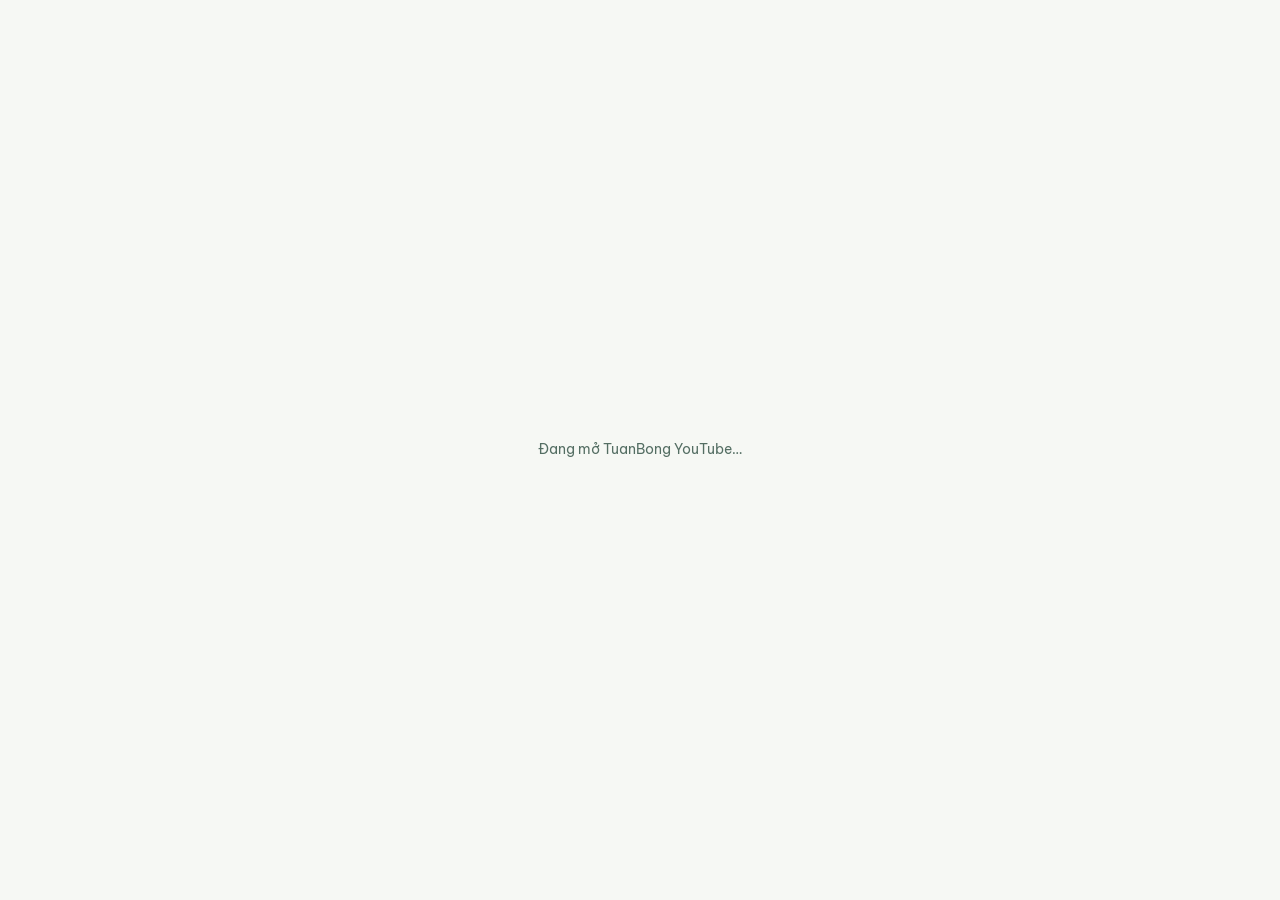
<file: youtube/index.html>
<!doctype html><html lang="vi"><head><meta charset="utf-8"><meta name="viewport" content="width=device-width, initial-scale=1"><meta name="theme-color" content="#f6f8f4"><title>TuanBong YouTube · Học từ người bạn thích</title><link rel="stylesheet" href="styles.css?v=0.5.12"><script defer src="core.js?v=0.5.4"></script><script defer src="data.js?v=0.5.0"></script><script defer src="storage.js?v=0.5.0"></script><script defer src="lexicon.js?v=0.5.0"></script><script defer src="transfer.js?v=0.5.0"></script><script defer src="patterns.js?v=0.5.3"></script><script defer src="sentence-forms.js?v=0.5.4"></script><script defer src="sentence-frames.js?v=0.1.0"></script><script defer src="perspectives.js?v=0.5.8"></script><link rel="stylesheet" href="gate.css?v=0.4.2"><script defer src="gate.js?v=0.4.2"></script><style>.note-box .tb-mascot{display:block;width:64px;height:64px;object-fit:contain;flex:0 0 64px;pointer-events:none}@media(max-width:700px){.note-box .tb-mascot{width:48px;height:48px;flex-basis:48px}}</style><script defer src="coverage.js?v=0.5.0"></script></head><body>
<p id="extensionBoot" class="install-boot" role="status">Đang mở TuanBong YouTube…</p>
<noscript><style>#extensionBoot{display:none}#extensionGate[hidden]{display:block!important}</style></noscript>
<section id="extensionGate" class="install-gate" hidden aria-labelledby="installTitle">
 <div class="install-top"><a class="install-brand" href="../"><img src="../assets/tuanbong-logo.png" width="64" height="64" alt=""><span>TuanBong YouTube</span></a><a class="install-back" href="../">← Website TuanBong</a></div>
 <div class="install-hero"><p class="install-kicker">MỘT LẦN CÀI · MỞ BÀI HỌC NGAY TỪ YOUTUBE</p><h1 id="installTitle">Biến video bạn thích<br>thành bài học tiếng Anh</h1><p>Cài tiện ích TuanBong, rồi bấm <strong>“Học cùng TuanBong”</strong> bên dưới video YouTube. Video và phụ đề sẽ được đưa vào góc học của bạn.</p><p class="install-platform">Miễn phí · Không cần tài khoản ChatGPT hay khóa API · Chrome trên máy tính</p><div class="install-actions"><a class="install-download" href="downloads/tuanbong-chrome.zip?v=0.4.4" download>↓ Tải tiện ích Chrome</a><button id="extensionCheck" class="install-check" type="button">Tôi đã cài — Kiểm tra lại</button></div><div id="extensionCheckStatus" class="install-status" role="status" aria-live="polite">Đang kiểm tra tiện ích…</div></div>
 <aside class="install-help" aria-label="Vì sao cần cài thủ công"><strong>Vì sao cần vài bước cài đặt?</strong><p>TuanBong hiện chưa có kinh phí đăng tiện ích lên Chrome Web Store, nên bạn cần tải và cài thủ công một lần. Sau khi cài, những lần học sau chỉ cần mở video YouTube và bấm <strong>“Học cùng TuanBong”</strong>. Khi có kinh phí, TuanBong sẽ đưa tiện ích lên cửa hàng để bạn cài dễ hơn. Công cụ vẫn miễn phí nhé.</p></aside>
 <div class="install-steps" aria-label="Ba bước cài và sử dụng">
  <article class="install-step"><div class="install-visual" aria-hidden="true"><svg viewBox="0 0 48 48"><path d="M5 14h14l4 5h20v20H5z"/><path d="M5 14V9h14l4 5h15v5"/><path d="M24 23v10m-4-4 4 4 4-4"/></svg><span>tuanbong-chrome.zip → thư mục</span></div><h2>1. Tải và giải nén</h2><p>Bấm nút tải phía trên. Mở tệp ZIP, giải nén rồi giữ thư mục <code>tuanbong-chrome</code> ở một nơi cố định trên máy.</p></article>
  <article class="install-step"><div class="install-visual" aria-hidden="true"><div class="install-mock-address">chrome://extensions</div><div class="install-mock-toggle">Chế độ nhà phát triển <i></i></div></div><h2>2. Mở trang tiện ích Chrome</h2><p>Dán <code>chrome://extensions</code> vào thanh địa chỉ Chrome và nhấn Enter. Bật <strong>Chế độ nhà phát triển</strong> ở góc trên.</p><button id="copyExtensionsAddress" class="install-copy" type="button">Sao chép địa chỉ</button><span id="copyExtensionsStatus" class="install-copy-status" role="status"></span></article>
  <article class="install-step"><div class="install-visual" aria-hidden="true"><div class="install-mock-address">Tải tiện ích đã giải nén</div><div class="install-mock-study">🐶 Học cùng TuanBong</div></div><h2>3. Cài và bắt đầu học</h2><p>Bấm <strong>Tải tiện ích đã giải nén</strong> (Load unpacked), chọn thư mục có <code>manifest.json</code> và cho phép chạy trên YouTube cùng website TuanBong.</p><p><strong>Tải lại tab YouTube</strong>, chọn video rồi bấm <strong>Học cùng TuanBong</strong>. Nếu đang ở trang này, bấm <strong>Kiểm tra lại</strong>.</p></article>
 </div>
 <details class="install-help"><summary>Đã cài nhưng vẫn chưa kết nối?</summary><p>Mở <code>chrome://extensions</code>, kiểm tra TuanBong đang bật và là bản <strong>0.4.0 trở lên</strong>. Nếu dùng bản cũ, chép toàn bộ tệp mới vào đúng thư mục cũ rồi bấm <strong>Tải lại</strong> trên thẻ tiện ích.</p><p>Cho phép tiện ích truy cập YouTube và website TuanBong. Sau đó tải lại trang học và tab YouTube, hoặc bấm <strong>Tôi đã cài — Kiểm tra lại</strong>.</p></details>
 <p class="install-links"><a href="extension" target="_blank" rel="noopener noreferrer">Xem hướng dẫn chi tiết và cập nhật ↗</a><br>Safari: có thể dùng công cụ bằng cách dán link và nhập phụ đề thủ công. Muốn chuyển phụ đề tự động từ YouTube, hãy dùng tiện ích trên Google Chrome máy tính.<br>Video không có bản chép lời có thể cần nhập phụ đề thủ công sau khi vào công cụ.</p>
 <noscript><p class="install-help">Bạn cần bật JavaScript để trang kiểm tra tiện ích và mở bài học.</p></noscript>
</section>
<div id="studyApp" data-app-src="app.js?v=0.5.11" hidden inert>

<header><div class="brand-block"><a class="brand" href="./" aria-label="TuanBong YouTube"><img class="brand-logo" src="../assets/tuanbong-logo.png" width="44" height="44" alt=""><span>TuanBong<small>HỌC TỪ NGƯỜI BẠN THÍCH</small></span></a><a class="site-home-link" href="../">← Website TuanBong</a></div><div class="video-picker"><a class="youtube-launch" href="https://www.youtube.com/" target="_blank" rel="noopener noreferrer" title="Mở YouTube ở tab mới. Chọn video rồi bấm Học cùng TuanBong."><span aria-hidden="true">▶</span><span>Chọn video trên YouTube</span></a><details class="manual-video"><summary>Dán link thủ công</summary><form id="videoForm" class="url-bar"><label for="videoUrl" class="sr">Đường dẫn YouTube</label><span class="youtube-icon">▶</span><input id="videoUrl" type="text" placeholder="Dán link YouTube để mở bài học…" autocomplete="off"><button type="submit" class="primary">Mở video <span>↗</span></button></form></details><div class="lesson-transfer"><button id="exportLessonBtn" class="outline" disabled>↓ Xuất bài học này</button><button id="importLessonBtn" class="outline" disabled>↑ Nhập bài học</button><input id="lessonFile" type="file" accept=".json,application/json" hidden><p>Chuyển riêng một video và phụ đề giữa Chrome, Safari hoặc máy khác.</p></div></div><nav><button id="libraryBtn">☆ Kho đã lưu <span id="savedCount" class="count">0</span></button><button id="settingsBtn" aria-label="Cài đặt và sao lưu">Cài đặt</button></nav></header>
<main>
<div class="workspace"><section class="watch-pane" aria-label="Video và điều khiển"><div class="video-shell"><div id="playerMount"></div><div id="videoEmpty"><span class="play-circle">▶</span><h2>Bắt đầu từ một video bạn thích</h2><p>Dán link YouTube vào ô nhập, sau đó thêm phụ đề để học cùng video.</p><button id="demoBtn" class="quiet">Khám phá bằng bài mẫu →</button></div></div><div class="current-card"><div class="card-top"><span class="eyebrow">CÂU ĐANG NGHE</span><button id="saveCurrent" aria-pressed="false" aria-label="Lưu câu đang nghe">☆</button></div><div id="readingStack" class="reading-stack"><div class="reading-slot tone-current"><p id="currentText" class="reading-text">Nhập phụ đề để bắt đầu học.</p></div></div><div id="readingHint" class="subtle">Bôi đen từ/câu để dịch hoặc lưu.</div></div><div class="lesson-controls" role="group" aria-label="Điều khiển và lưu video">
  <div class="controls-main-grid">
    <section class="control-group control-playback" aria-label="Phát và lặp câu">
      <div class="control-heading"><p class="control-group-title">PHÁT &amp; LẶP CÂU</p><span id="clock" aria-label="Vị trí đang phát">0:00</span></div>
      <div class="transport">
        <button id="prevBtn" aria-label="Câu trước">‹</button>
        <button id="replayBtn">↺ Nghe lại</button>
        <button id="nextBtn" aria-label="Câu sau">›</button>
        <button data-mode="loop" aria-pressed="false">↻ Lặp câu</button>
      </div>
      <div class="playback-tools">
        <label class="follow-toggle"><input id="follow" type="checkbox" checked> Theo câu đang nghe</label>
        <label for="speed">Tốc độ</label>
        <select id="speed"><option value="0.5">0.5×</option><option value="0.75">0.75×</option><option value="1" selected>1×</option><option value="1.25">1.25×</option><option value="1.5">1.5×</option></select>
      </div>
    </section>
    <section class="control-group control-ab" aria-label="Lặp đoạn bất kỳ trong video">
      <p class="control-group-title">LẶP ĐOẠN BẤT KỲ A–B</p>
      <div class="ab-loop-controls" role="group" aria-label="Chọn đoạn video lặp tùy ý">
        <button id="abStart" title="Đặt điểm bắt đầu A tại vị trí hiện tại">Đặt A</button>
        <button id="abEnd" title="Đặt điểm kết thúc B tại vị trí hiện tại">Đặt B</button>
        <button id="abToggle" aria-pressed="false" disabled>↻ Lặp đoạn</button>
        <button id="abReset" title="Xóa hai điểm A và B" disabled>Xóa A–B</button>
      </div>
      <p id="abStatus" class="ab-loop-status" role="status" aria-live="polite">Chọn A và B ở bất kỳ vị trí nào trong video.</p>
    </section>
  </div>
  <div class="controls-bottom">
    <div class="video-bookmarks"><button id="saveVideoBtn" aria-pressed="false" disabled>♡ Lưu video</button><button id="savedVideosBtn" class="outline" aria-haspopup="dialog" aria-controls="savedVideosDialog">Video đã lưu <span id="savedVideoCount" class="count">0</span></button></div>
    <div class="recent"><label for="recentSelect">Tiếp tục học</label><select id="recentSelect"><option value="">Chưa có bài đã lưu</option></select></div>
  </div>
</div></section>
<section class="content-pane" aria-label="Nội dung học"><div class="tabbar" role="tablist"><button role="tab" id="tab-transcript" aria-selected="true" aria-controls="panel-transcript" data-tab="transcript">Bản chép lời <span id="cueCount" class="count">0</span></button><button role="tab" id="tab-grammar" aria-selected="false" aria-controls="panel-grammar" data-tab="grammar">Theo thì</button><button role="tab" id="tab-structures" aria-selected="false" tabindex="-1" aria-controls="panel-perspectives" data-tab="perspectives" data-perspective-axis="structures">Mẫu câu</button><button role="tab" id="tab-forms" aria-selected="false" tabindex="-1" aria-controls="panel-perspectives" data-tab="perspectives" data-perspective-axis="forms">Loại câu</button><button role="tab" id="tab-intentions" aria-selected="false" tabindex="-1" aria-controls="panel-perspectives" data-tab="perspectives" data-perspective-axis="intentions">Ý người nói</button><button role="tab" id="tab-links" aria-selected="false" tabindex="-1" aria-controls="panel-perspectives" data-tab="perspectives" data-perspective-axis="links">Cách nối ý</button></div>
<div id="panel-transcript" role="tabpanel" aria-labelledby="tab-transcript" class="panel"><div class="panel-tools transcript-toolbar"><div id="transcriptInfo" class="info-line">Phụ đề của bạn, nhịp học của bạn.</div><div class="transcript-actions"><button id="returnActive" hidden class="return-btn">↳ Về câu đang phát</button><button id="importBtn" class="outline">＋ Nhập phụ đề</button></div></div><div class="transcript-viewport"><div id="transcriptFocus" class="transcript-focus" aria-label="Các câu quanh mốc đang nghe" hidden></div><div id="transcriptList" class="scroll-list"><div class="empty"><span class="empty-icon">≡</span><h3>Đưa câu chuyện vào góc học</h3><p>Nhập tệp SRT/VTT hoặc dán bản chép lời có mốc giờ từ YouTube.</p><button id="emptyImport" class="primary">Nhập phụ đề</button><button id="emptyDemo" class="text-button">Hoặc thử bài mẫu</button></div></div></div></div>
<div id="panel-grammar" role="tabpanel" aria-labelledby="tab-grammar" class="panel" hidden><div id="grammarProgress" class="sr" role="status" aria-live="polite"></div><details id="tenseFilterPicker" class="filter-picker"><summary><span class="picker-title">Chọn nhóm</span><span id="tensePickerLabel" class="picker-current">Tất cả</span><span class="picker-arrow" aria-hidden="true">⌄</span></summary><p id="grammarCounts" class="grammar-counts"></p><div id="tenseFilters" class="filter-grid"></div><p id="tenseCategoryHint" class="category-hint" hidden></p></details><details class="coverage-check"><summary>Kiểm tra phân loại</summary><div id="grammarCoverage"></div></details><div id="grammarList" class="scroll-list grammar-list"></div><div class="panel-foot">Bộ lọc đếm từng cụm app nhận ra và kết quả chưa rõ · Có thể nhận sai hoặc bỏ sót.</div></div>
<div id="panel-perspectives" role="tabpanel" aria-labelledby="tab-structures" class="panel" hidden><details id="perspectiveFilterPicker" class="filter-picker"><summary><span class="picker-title">Chọn nhóm</span><span id="perspectivePickerLabel" class="picker-current">Tất cả</span><span class="picker-arrow" aria-hidden="true">⌄</span></summary><p id="perspectiveHint" class="perspective-hint"></p><div id="perspectiveFilters" class="filter-grid" role="group" aria-label="Lọc theo góc nhìn"></div></details><div id="perspectiveProgress" class="sr" role="status" aria-live="polite"></div><details class="coverage-check"><summary>Kiểm tra phân loại</summary><div id="perspectiveCoverage"></div></details><div id="perspectiveList" class="scroll-list perspective-list"></div><div class="panel-foot">Gợi ý theo cách nói, cần nghe cả đoạn · Đếm theo câu/đoạn, một câu có thể thuộc nhiều nhóm.</div></div>
<div id="panel-words" role="tabpanel" aria-labelledby="tab-words" class="panel" hidden><div class="section-heading"><span class="eyebrow">THÊM MỘT CÁCH DIỄN ĐẠT</span><h2>Cùng ý, thêm lựa chọn.</h2><p>Chọn từ/cụm trong bản chép lời hoặc nhập vào bên dưới.</p></div><form id="lookupForm" class="lookup"><input id="lookupInput" placeholder="Ví dụ: a lot of, I think, keep going…" aria-label="Từ hoặc cụm cần tra"><button class="primary">Tra cứu</button></form><div id="wordResults" class="scroll-list word-results"></div><div class="panel-foot">Kho ví dụ tự biên soạn · Không AI · Chưa đối chiếu Oxford 3000. Các cách nói có thể khác sắc thái và cách dùng.</div><button id="addWordBtn" class="outline add-word">＋ Thêm cách nói của bạn</button></div></section></div>
<div class="note-box"><img class="tb-mascot " src="../assets/mascots/listening.webp" width="360" height="360" alt="" aria-hidden="true" loading="lazy" decoding="async"><p><strong>Ít công cụ hơn. Học sâu hơn.</strong><br>Đọc theo video, tìm cấu trúc quen thuộc và giữ lại những câu bạn muốn dùng.</p></div>
<footer>TuanBong <span>Để tiếng Anh trở thành cách bạn hiểu thế giới.</span></footer></main>
<dialog id="importDialog"><form id="importForm"><div class="dialog-head"><h2>Nhập phụ đề</h2><button type="button" data-close aria-label="Đóng">×</button></div><p>Bạn có thể <a href="extension.html" target="_blank" rel="noopener noreferrer">cài tiện ích Chrome miễn phí</a> để chuyển bản chép lời từ YouTube, hoặc nhập thủ công bên dưới.</p><label class="upload-box" for="subtitleFile"><strong>↑ Chọn tệp SRT hoặc VTT</strong><span id="fileLabel">Tệp được đọc ngay trên thiết bị của bạn</span><input id="subtitleFile" type="file" accept=".srt,.vtt,text/plain,text/vtt"></label><details><summary>Cách sao chép bản chép lời từ YouTube</summary><ol><li>Mở video trên YouTube, mở phần mô tả và chọn “Hiện bản chép lời” nếu có.</li><li>Giữ hiển thị mốc giờ, sao chép mốc giờ và nội dung.</li><li>Dán vào ô bên dưới. Ví dụ: <code>0:02 I work every day.</code></li></ol><p>Mốc kết thúc của bản dán được ước lượng. Video có thể không có bản chép lời.</p></details><label for="subtitlePaste">Hoặc dán nội dung có mốc giờ</label><textarea id="subtitlePaste" rows="7" placeholder="0:02&#10;I work every day.&#10;0:05&#10;I am learning something new."></textarea><div class="row"><label><input id="partialCheck" type="checkbox"> Đây chỉ là phụ đề một phần</label></div><p id="importError" class="error" role="alert"></p><button type="submit" class="primary full">Đưa vào bài học</button><p class="subtle">Nhập mới sẽ thay phụ đề của bài hiện tại. Các câu đã lưu vẫn được giữ.</p></form></dialog>
<dialog id="extensionImportDialog" aria-labelledby="extensionImportTitle"><form id="extensionImportForm"><div class="dialog-head"><h2 id="extensionImportTitle">Phụ đề từ YouTube</h2><button type="button" data-close aria-label="Đóng">×</button></div><h3 id="extensionVideoTitle"></h3><p id="extensionImportInfo"></p><p id="extensionReplaceInfo"></p><label><input id="extensionPartial" type="checkbox" checked> Chưa xác nhận đủ phụ đề toàn video</label><p class="subtle">Tiện ích đọc các dòng trong bản chép lời đang mở. Mốc kết thúc được ước lượng; hãy kiểm tra phạm vi sau khi nhập.</p><p id="extensionImportError" class="error" role="alert"></p><button id="extensionImportSubmit" type="submit" class="primary full">Nhập và mở bài học</button></form></dialog>
<dialog id="lessonImportDialog" aria-labelledby="lessonImportTitle"><form id="lessonImportForm"><div class="dialog-head"><h2 id="lessonImportTitle">Nhập bài học</h2><button type="button" data-close aria-label="Đóng">×</button></div><h3 id="lessonFileTitle"></h3><p id="lessonFileInfo"></p><p id="lessonFileReplace" class="lesson-replace"></p><p class="subtle">Tệp mang theo phụ đề, vị trí đã xem và các câu đã lưu của video này. Tiến độ giữa hai trình duyệt không tự đồng bộ.</p><p id="lessonFileError" class="error" role="alert"></p><button id="lessonFileSubmit" type="submit" class="primary full">Nhập và mở bài học</button></form></dialog>
<dialog id="settingsDialog"><div class="dialog-head"><h2>Cài đặt & dữ liệu</h2><button data-close aria-label="Đóng">×</button></div><label for="fontSize">Cỡ chữ nội dung</label><select id="fontSize"><option value="16">Vừa · 16px</option><option value="18" selected>Lớn · 18px</option><option value="21">Rất lớn · 21px</option></select><p>Dữ liệu chỉ nằm trên trình duyệt này, không tự đồng bộ. Hãy sao lưu trước khi xóa dữ liệu trình duyệt.</p><div class="row"><button id="exportBtn" class="primary">↓ Xuất bản sao lưu</button><label class="button outline" for="backupFile">↑ Khôi phục</label><input id="backupFile" type="file" accept=".json,application/json" hidden></div><p class="subtle">Khôi phục sẽ gộp bài học, câu đã lưu và kho từ. Mục trùng mã trong tệp sẽ được ưu tiên. Tệp được kiểm tra trước khi lưu.</p><hr><h3>Kho cách nói của bạn</h3><div class="row"><button id="exportWords">Xuất kho từ</button><label class="button outline" for="wordsFile">Nhập kho từ</label><input id="wordsFile" type="file" accept=".json,application/json" hidden></div><div id="customWordList"></div><p class="subtle">Không cần tài khoản AI hoặc dịch vụ trả phí. Video và YouTube vẫn cần internet; video chặn nhúng có thể không phát được.</p></dialog>
<dialog id="savedVideosDialog" aria-labelledby="savedVideosTitle"><div class="dialog-head"><h2 id="savedVideosTitle">Video đã lưu</h2><button data-close aria-label="Đóng">×</button></div><p class="subtle">Mở lại video cùng phụ đề và vị trí đã xem. Danh sách được lưu trên trình duyệt này.</p><div id="savedVideosList"></div></dialog>
<dialog id="libraryDialog" class="wide"><div class="dialog-head"><h2>Kho đã lưu <span id="libraryTotal"></span></h2><button data-close aria-label="Đóng">×</button></div><p class="library-help">Bôi đen từ hoặc câu để dịch và tìm hiểu thêm với Google.</p><div id="libraryList"></div></dialog>
<dialog id="wordDialog"><form id="wordEditForm"><div class="dialog-head"><h2>Cách nói của bạn</h2><button type="button" data-close aria-label="Đóng">×</button></div><input id="editWordId" type="hidden"><label>Từ/cụm gốc<input id="editTerm" required maxlength="200"></label><label>Nghĩa tiếng Việt<input id="editMeaning" required maxlength="500"></label><label>Cách diễn đạt gần nghĩa<input id="editAlternative" required maxlength="300"></label><label>Sắc thái / giới hạn<input id="editNuance" required maxlength="500" placeholder="Ví dụ: trang trọng hơn; dùng khi…"></label><label>Câu ví dụ<input id="editExample" required maxlength="600"></label><button class="primary full">Lưu vào kho của bạn</button></form></dialog>
<dialog id="researchDialog" aria-labelledby="researchTitle"><div class="dialog-head"><h2 id="researchTitle">Tìm hiểu với Google</h2><button data-close aria-label="Đóng">×</button></div><p id="researchTerm" class="research-term"></p><div class="research-topics" role="group" aria-label="Bạn muốn tìm hiểu gì?"><button data-research-topic="usage" aria-pressed="true">Cách dùng</button><button data-research-topic="synonyms" aria-pressed="false">Đồng nghĩa</button><button data-research-topic="antonyms" aria-pressed="false">Trái nghĩa</button><button data-research-topic="alternatives" aria-pressed="false">Cách nói khác</button></div><label for="researchPrompt">Câu hỏi của bạn — có thể sửa trước khi tìm</label><textarea id="researchPrompt" rows="3"></textarea><div class="row research-actions"><a id="researchGoogle" class="button research-primary" href="https://www.google.com/" target="_blank" rel="noopener noreferrer">Tìm trên Google ↗</a><button id="researchCopy" class="outline">Sao chép câu hỏi</button></div><p class="research-help">Muốn hỏi tiếp bằng AI? Sao chép câu hỏi rồi dán vào <a href="https://www.google.com/ai" target="_blank" rel="noopener noreferrer">AI Mode của Google ↗</a>, hoặc chọn AI Mode trên trang kết quả tìm kiếm.</p><p class="subtle">Kết quả mở ở tab mới. Câu trả lời AI phụ thuộc tính năng Google đang cung cấp cho bạn.</p></dialog>
<div id="selectionBubble" role="group" aria-label="Thao tác với phần đã chọn" hidden><a id="selectionTranslate" href="https://translate.google.com/" target="_blank" rel="noopener noreferrer" aria-label="Dịch phần đã chọn bằng Google Dịch, mở tab mới">Dịch bằng Google ↗</a><button id="selectionResearch" aria-haspopup="dialog" aria-controls="researchDialog">Tìm hiểu ↗</button><button id="selectionSave" aria-label="Lưu phần đã chọn">☆</button></div><div id="toast" role="status" hidden></div>
</div></body></html>
</file>
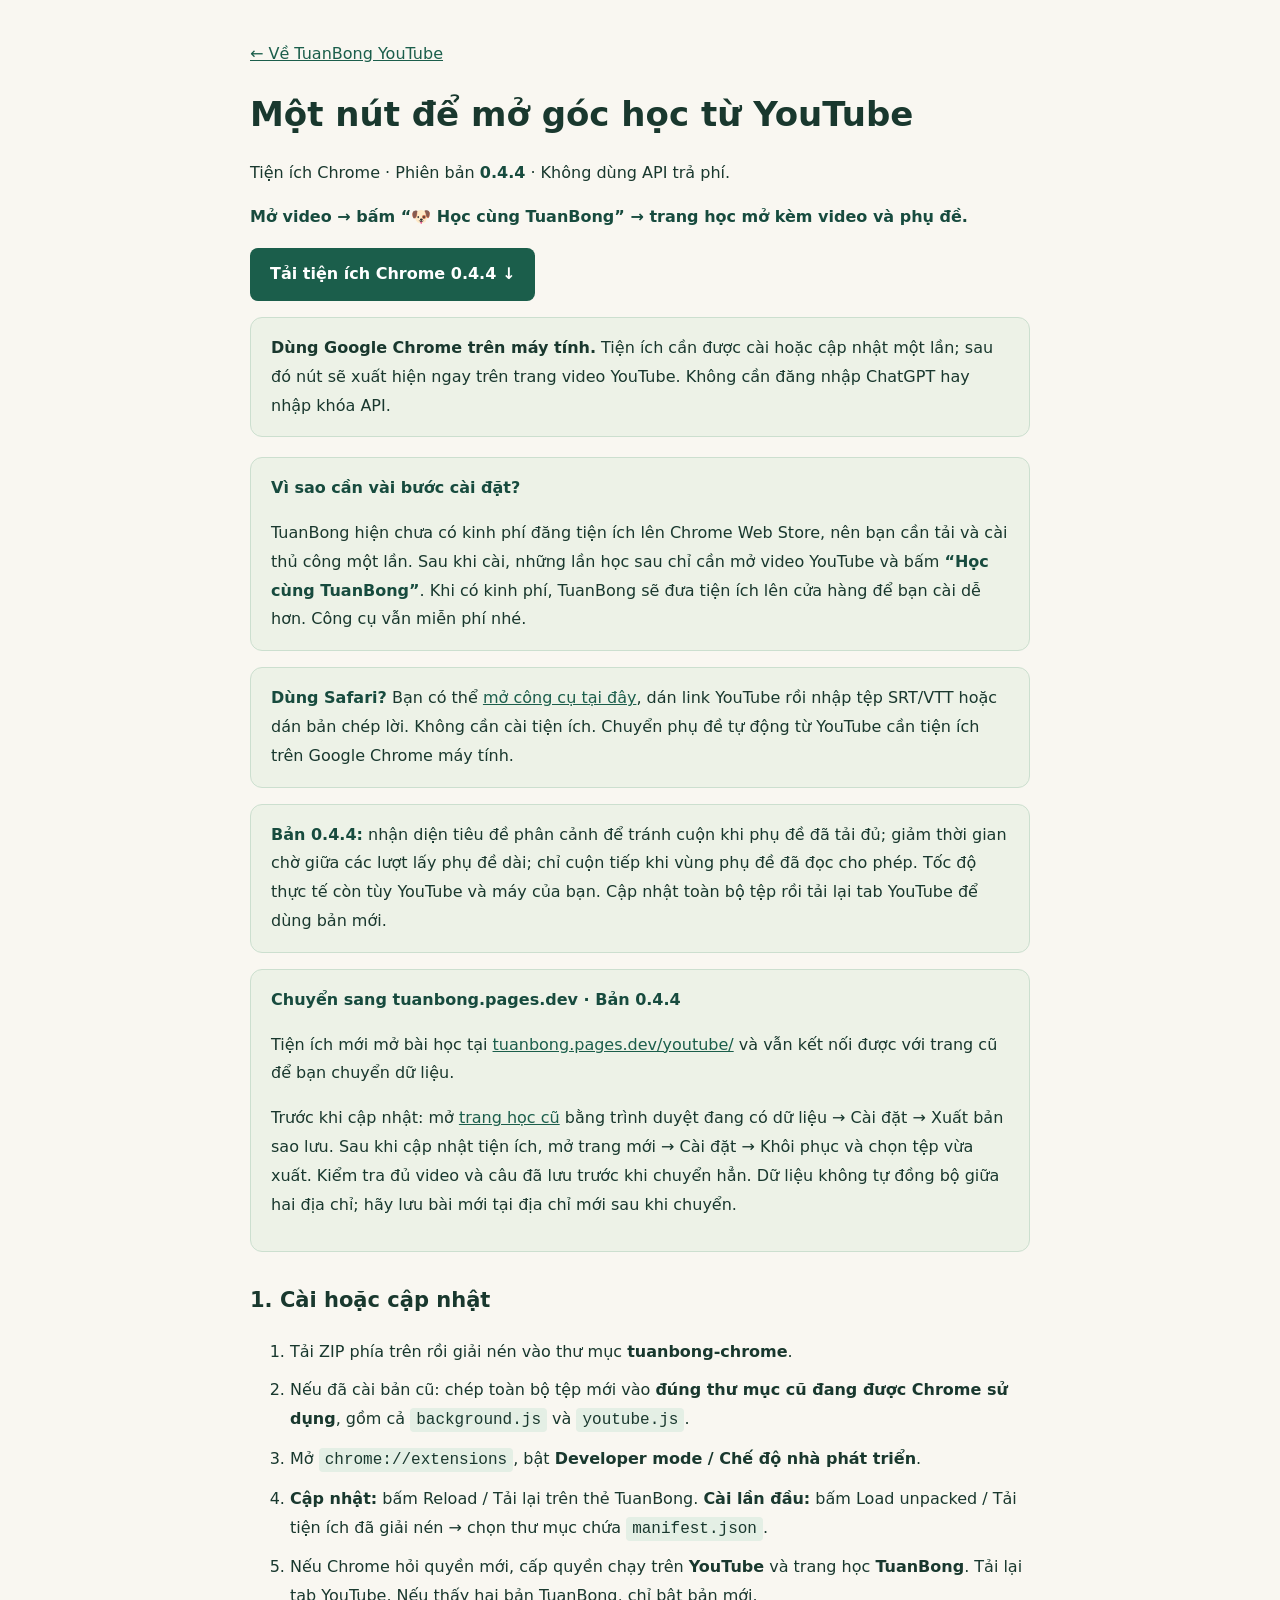
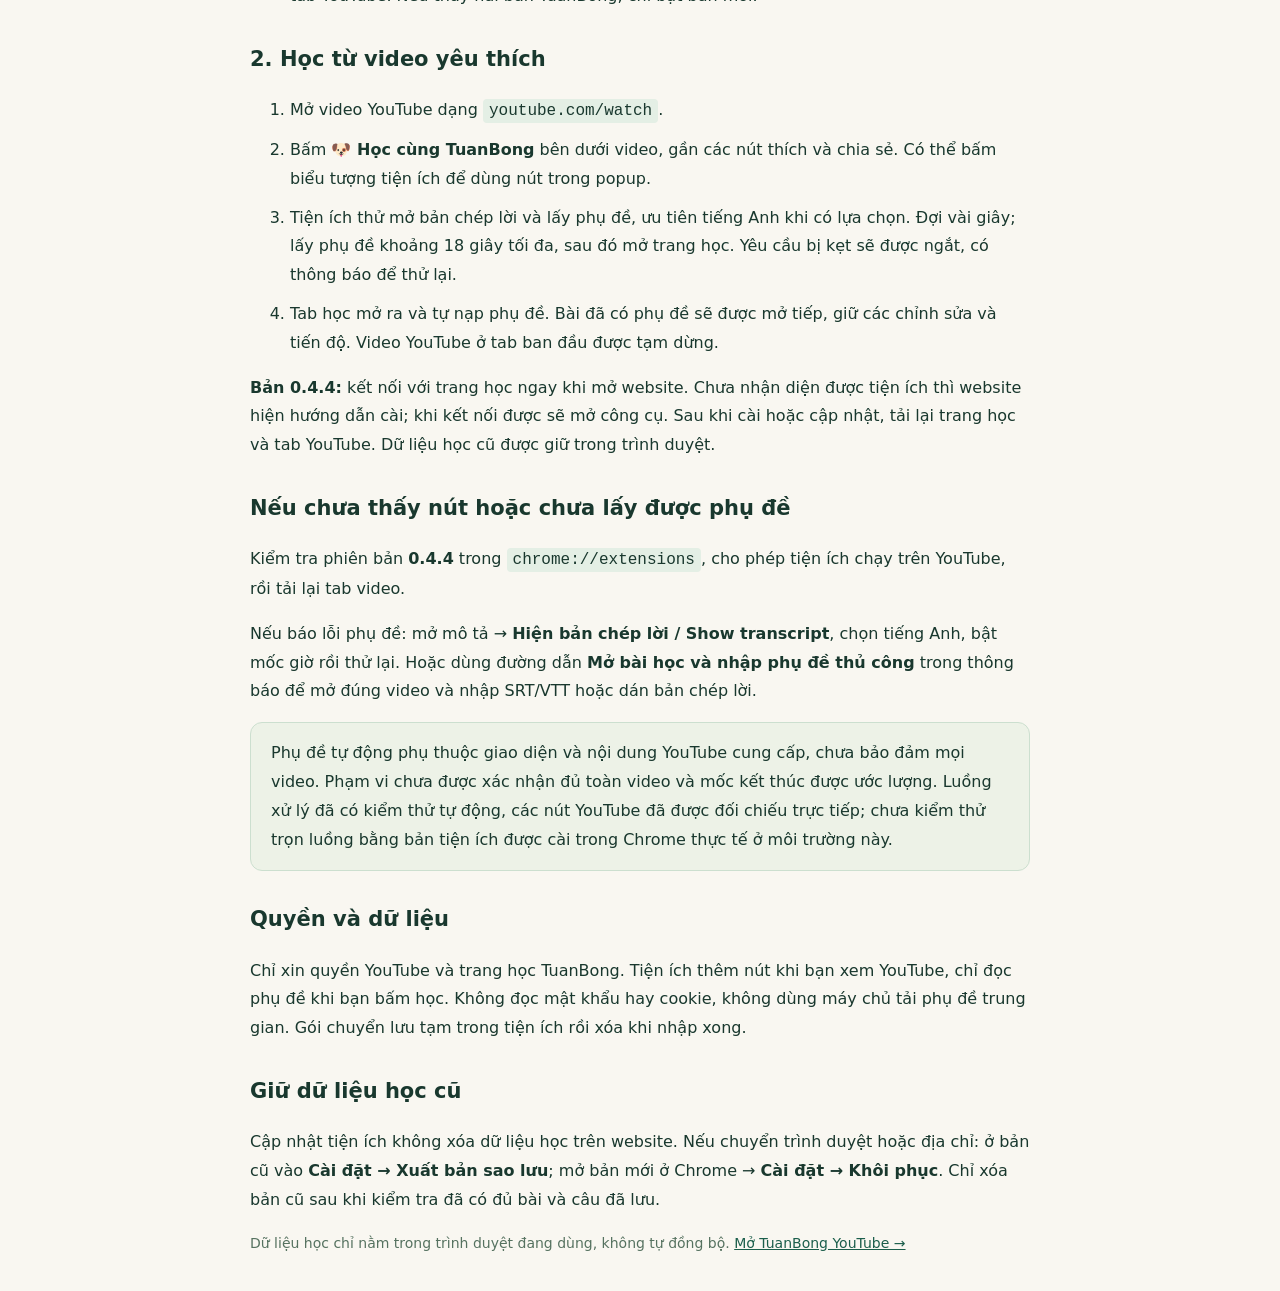
<file: youtube/extension.html>
<!doctype html><html lang="vi"><head><meta charset="utf-8"><meta name="viewport" content="width=device-width,initial-scale=1"><meta name="theme-color" content="#174b3e"><title>Cài tiện ích Chrome · TuanBong</title><style>body{max-width:780px;margin:40px auto;padding:0 24px;background:#f9f7f1;color:#19382e;font:16px/1.8 system-ui,sans-serif}h1{font-size:clamp(26px,5vw,34px);line-height:1.3}h2{font-size:21px;margin-top:30px}a{color:#1b5e4b}.download{display:inline-block;padding:12px 20px;background:#1b5e4b;color:white;border-radius:8px;text-decoration:none;font-weight:600}li{margin:10px 0}code{background:#e4efe5;padding:3px 6px;border-radius:4px;overflow-wrap:anywhere}.note{padding:16px 20px;border:1px solid #ccdfcf;border-radius:12px;background:#edf2e7}.subtle{color:#567260;font-size:14px}.flow{font-weight:600;color:#174b3e}strong{color:#174b3e}</style></head><body><a href="./">← Về TuanBong YouTube</a><h1>Một nút để mở góc học từ YouTube</h1><p>Tiện ích Chrome · Phiên bản <strong>0.4.4</strong> · Không dùng API trả phí.</p><p class="flow">Mở video → bấm “🐶 Học cùng TuanBong” → trang học mở kèm video và phụ đề.</p><p><a class="download" href="downloads/tuanbong-chrome.zip?v=0.4.4" download>Tải tiện ích Chrome 0.4.4 ↓</a></p><div class="note"><b>Dùng Google Chrome trên máy tính.</b> Tiện ích cần được cài hoặc cập nhật một lần; sau đó nút sẽ xuất hiện ngay trên trang video YouTube. Không cần đăng nhập ChatGPT hay nhập khóa API.</div><div class="note" style="margin-top:20px"><strong>Vì sao cần vài bước cài đặt?</strong><p style="margin-bottom:0">TuanBong hiện chưa có kinh phí đăng tiện ích lên Chrome Web Store, nên bạn cần tải và cài thủ công một lần. Sau khi cài, những lần học sau chỉ cần mở video YouTube và bấm <strong>“Học cùng TuanBong”</strong>. Khi có kinh phí, TuanBong sẽ đưa tiện ích lên cửa hàng để bạn cài dễ hơn. Công cụ vẫn miễn phí nhé.</p></div><p class="note"><strong>Dùng Safari?</strong> Bạn có thể <a href="./">mở công cụ tại đây</a>, dán link YouTube rồi nhập tệp SRT/VTT hoặc dán bản chép lời. Không cần cài tiện ích. Chuyển phụ đề tự động từ YouTube cần tiện ích trên Google Chrome máy tính.</p><p class="note"><strong>Bản 0.4.4:</strong> nhận diện tiêu đề phân cảnh để tránh cuộn khi phụ đề đã tải đủ; giảm thời gian chờ giữa các lượt lấy phụ đề dài; chỉ cuộn tiếp khi vùng phụ đề đã đọc cho phép. Tốc độ thực tế còn tùy YouTube và máy của bạn. Cập nhật toàn bộ tệp rồi tải lại tab YouTube để dùng bản mới.</p><div class="note"><strong>Chuyển sang tuanbong.pages.dev · Bản 0.4.4</strong><p>Tiện ích mới mở bài học tại <a href="https://tuanbong.pages.dev/youtube/">tuanbong.pages.dev/youtube/</a> và vẫn kết nối được với trang cũ để bạn chuyển dữ liệu.</p><p>Trước khi cập nhật: mở <a href="https://english-ebook-website.pages.dev/youtube/">trang học cũ</a> bằng trình duyệt đang có dữ liệu → Cài đặt → Xuất bản sao lưu. Sau khi cập nhật tiện ích, mở trang mới → Cài đặt → Khôi phục và chọn tệp vừa xuất. Kiểm tra đủ video và câu đã lưu trước khi chuyển hẳn. Dữ liệu không tự đồng bộ giữa hai địa chỉ; hãy lưu bài mới tại địa chỉ mới sau khi chuyển.</p></div><h2>1. Cài hoặc cập nhật</h2><ol><li>Tải ZIP phía trên rồi giải nén vào thư mục <b>tuanbong-chrome</b>.</li><li>Nếu đã cài bản cũ: chép toàn bộ tệp mới vào <b>đúng thư mục cũ đang được Chrome sử dụng</b>, gồm cả <code>background.js</code> và <code>youtube.js</code>.</li><li>Mở <code>chrome://extensions</code>, bật <b>Developer mode / Chế độ nhà phát triển</b>.</li><li><b>Cập nhật:</b> bấm Reload / Tải lại trên thẻ TuanBong. <b>Cài lần đầu:</b> bấm Load unpacked / Tải tiện ích đã giải nén → chọn thư mục chứa <code>manifest.json</code>.</li><li>Nếu Chrome hỏi quyền mới, cấp quyền chạy trên <b>YouTube</b> và trang học <b>TuanBong</b>. Tải lại tab YouTube. Nếu thấy hai bản TuanBong, chỉ bật bản mới.</li></ol><h2>2. Học từ video yêu thích</h2><ol><li>Mở video YouTube dạng <code>youtube.com/watch</code>.</li><li>Bấm <b>🐶 Học cùng TuanBong</b> bên dưới video, gần các nút thích và chia sẻ. Có thể bấm biểu tượng tiện ích để dùng nút trong popup.</li><li>Tiện ích thử mở bản chép lời và lấy phụ đề, ưu tiên tiếng Anh khi có lựa chọn. Đợi vài giây; lấy phụ đề khoảng 18 giây tối đa, sau đó mở trang học. Yêu cầu bị kẹt sẽ được ngắt, có thông báo để thử lại.</li><li>Tab học mở ra và tự nạp phụ đề. Bài đã có phụ đề sẽ được mở tiếp, giữ các chỉnh sửa và tiến độ. Video YouTube ở tab ban đầu được tạm dừng.</li></ol><p><b>Bản 0.4.4:</b> kết nối với trang học ngay khi mở website. Chưa nhận diện được tiện ích thì website hiện hướng dẫn cài; khi kết nối được sẽ mở công cụ. Sau khi cài hoặc cập nhật, tải lại trang học và tab YouTube. Dữ liệu học cũ được giữ trong trình duyệt.</p><h2>Nếu chưa thấy nút hoặc chưa lấy được phụ đề</h2><p>Kiểm tra phiên bản <b>0.4.4</b> trong <code>chrome://extensions</code>, cho phép tiện ích chạy trên YouTube, rồi tải lại tab video.</p><p>Nếu báo lỗi phụ đề: mở mô tả → <b>Hiện bản chép lời / Show transcript</b>, chọn tiếng Anh, bật mốc giờ rồi thử lại. Hoặc dùng đường dẫn <b>Mở bài học và nhập phụ đề thủ công</b> trong thông báo để mở đúng video và nhập SRT/VTT hoặc dán bản chép lời.</p><div class="note">Phụ đề tự động phụ thuộc giao diện và nội dung YouTube cung cấp, chưa bảo đảm mọi video. Phạm vi chưa được xác nhận đủ toàn video và mốc kết thúc được ước lượng. Luồng xử lý đã có kiểm thử tự động, các nút YouTube đã được đối chiếu trực tiếp; chưa kiểm thử trọn luồng bằng bản tiện ích được cài trong Chrome thực tế ở môi trường này.</div><h2>Quyền và dữ liệu</h2><p>Chỉ xin quyền YouTube và trang học TuanBong. Tiện ích thêm nút khi bạn xem YouTube, chỉ đọc phụ đề khi bạn bấm học. Không đọc mật khẩu hay cookie, không dùng máy chủ tải phụ đề trung gian. Gói chuyển lưu tạm trong tiện ích rồi xóa khi nhập xong.</p><h2>Giữ dữ liệu học cũ</h2><p>Cập nhật tiện ích không xóa dữ liệu học trên website. Nếu chuyển trình duyệt hoặc địa chỉ: ở bản cũ vào <b>Cài đặt → Xuất bản sao lưu</b>; mở bản mới ở Chrome → <b>Cài đặt → Khôi phục</b>. Chỉ xóa bản cũ sau khi kiểm tra đã có đủ bài và câu đã lưu.</p><p class="subtle">Dữ liệu học chỉ nằm trong trình duyệt đang dùng, không tự đồng bộ. <a href="./">Mở TuanBong YouTube →</a></p></body></html>
</file>
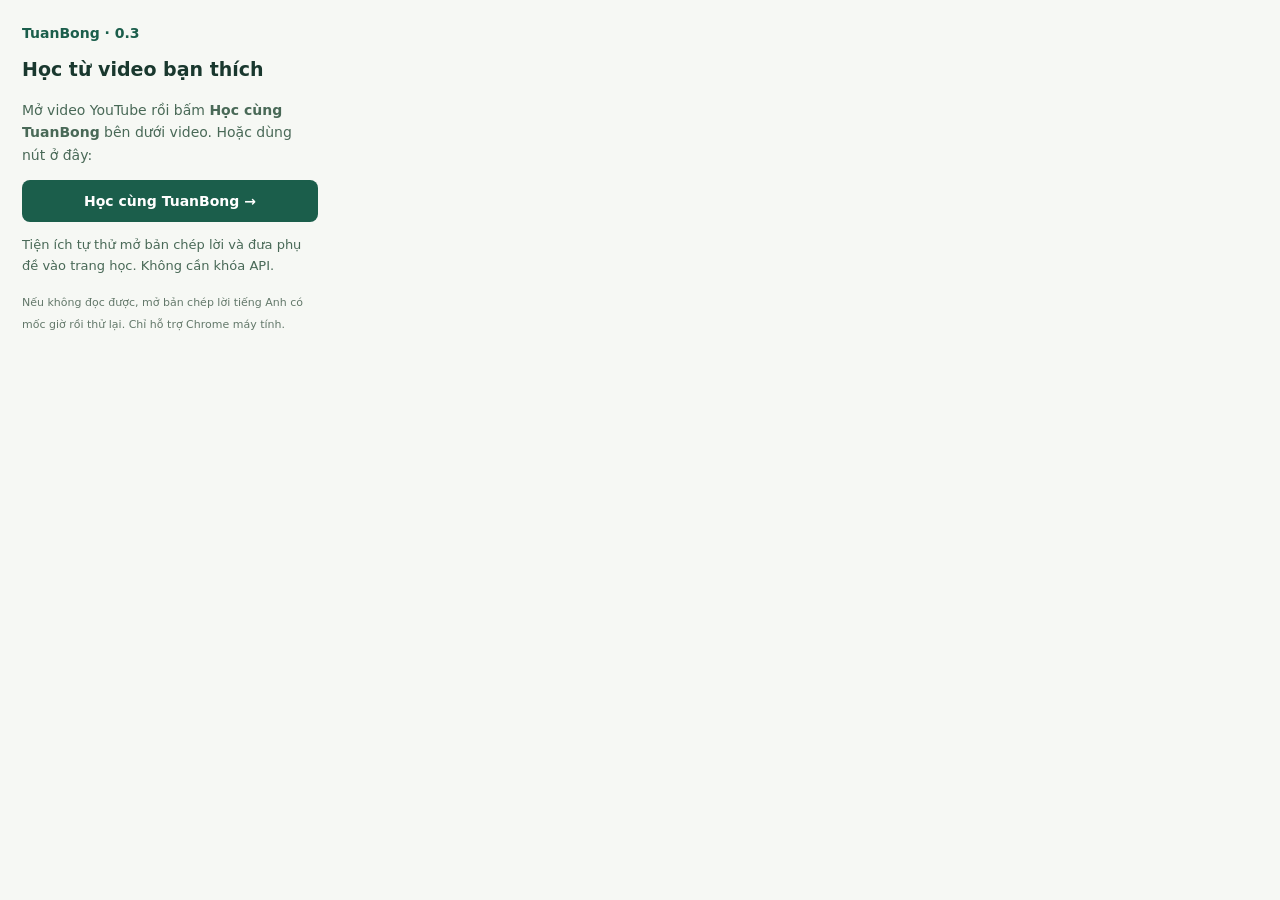
<file: extensions/tuanbong-youtube/popup.html>
<!doctype html><html lang="vi"><head><meta charset="utf-8"><link rel="stylesheet" href="popup.css"><script src="popup.js" defer></script><title>TuanBong</title></head><body><strong>TuanBong · 0.3</strong><h1>Học từ video bạn thích</h1><p>Mở video YouTube rồi bấm <b>Học cùng TuanBong</b> bên dưới video. Hoặc dùng nút ở đây:</p><button id="send">Học cùng TuanBong →</button><p id="status" role="status">Tiện ích tự thử mở bản chép lời và đưa phụ đề vào trang học. Không cần khóa API.</p><small>Nếu không đọc được, mở bản chép lời tiếng Anh có mốc giờ rồi thử lại. Chỉ hỗ trợ Chrome máy tính.</small></body></html>
</file>
<file: styles.css>
/* Đổi các màu chính tại đây để tùy chỉnh toàn bộ website. */
:root {
  --green: #174b3e;
  --green-dark: #123d33;
  --cream: #f9f7f1;
  --ink: #202e29;
  --muted: #66716a;
  --line: #dedfd5;
  --accent: #d8e7b4;
  --radius: 18px;
}
* {
  box-sizing: border-box;
}
html {
  scroll-behavior: smooth;
  scroll-padding-top: 100px;
}
body {
  margin: 0;
  background: var(--cream);
  color: var(--ink);
  font-family: Arial, Helvetica, sans-serif;
  font-size: 16px;
  line-height: 1.75;
}
a {
  color: inherit;
  text-decoration: none;
}
button {
  font: inherit;
  cursor: pointer;
}
img {
  max-width: 100%;
  display: block;
}
h1,
h2,
h3,
p {
  margin-top: 0;
}
h1,
h2,
h3 {
  line-height: 1.2;
}
h1,
h2 {
  font-family: Georgia, "Times New Roman", serif;
  font-weight: 400;
  letter-spacing: -1.6px;
}
h1 {
  font-size: clamp(42px, 5.2vw, 70px);
  margin-bottom: 25px;
}
h1 em {
  color: var(--green);
  font-weight: 400;
}
h2 {
  font-size: clamp(32px, 3.4vw, 46px);
  margin-bottom: 24px;
}
h3 {
  font-size: 21px;
  letter-spacing: -0.5px;
}
p {
  margin-bottom: 18px;
}
.container {
  width: min(1120px, calc(100% - 64px));
  margin-inline: auto;
}
.section {
  padding-block: 90px;
}
.eyebrow {
  font-size: 11px;
  letter-spacing: 1.8px;
  font-weight: 700;
  color: var(--green);
  margin-bottom: 23px;
}
.site-header {
  /* Giữ logo và menu luôn nhìn thấy khi cuộn trang. */
  position: sticky;
  top: 0;
  z-index: 100;
  border-bottom: 1px solid var(--line);
  background: var(--cream);
}
.nav {
  display: flex;
  align-items: center;
  justify-content: space-between;
  min-height: 95px;
  gap: 24px;
}
.brand {
  display: inline-flex;
  align-items: center;
  gap: 10px;
  font-size: 16px;
  font-weight: 700;
  letter-spacing: -0.5px;
}
.brand-icon {
  background: var(--green);
  color: var(--cream);
  height: 34px;
  width: 34px;
  border-radius: 50%;
  display: inline-flex;
  align-items: center;
  justify-content: center;
  font-family: Georgia, serif;
  font-size: 24px;
  padding-bottom: 3px;
}
.nav nav {
  display: flex;
  align-items: center;
  gap: 32px;
  font-size: 13px;
}
.nav nav > a:not(.button):hover,
.text-link:hover {
  text-decoration: underline;
  text-underline-offset: 5px;
}
.button {
  display: inline-flex;
  align-items: center;
  justify-content: center;
  gap: 26px;
  background: var(--green);
  color: white;
  padding: 15px 25px;
  border: 1px solid transparent;
  border-radius: 6px;
  font-size: 14px;
  font-weight: 700;
  transition:
    background 0.2s,
    transform 0.2s;
}
.button:hover {
  background: var(--green-dark);
  transform: translateY(-2px);
}
.button-small {
  padding: 10px 18px;
  gap: 18px;
}
.button span {
  font-size: 20px;
  font-weight: 400;
}
.hero {
  display: grid;
  grid-template-columns: 1.15fr 1fr;
  gap: 50px;
  align-items: center;
  padding-block: 65px 70px;
}
.dot {
  display: inline-block;
  width: 7px;
  height: 7px;
  background: var(--green);
  border-radius: 50%;
  margin-right: 6px;
}
.intro {
  max-width: 470px;
  color: var(--muted);
  font-size: 17px;
}
.intro strong {
  font-weight: 400;
  color: var(--ink);
}
.hero-actions {
  display: flex;
  align-items: center;
  gap: 28px;
  margin-top: 30px;
}
.text-link {
  font-size: 13px;
  font-weight: 700;
}
.hero-note {
  font-size: 11px;
  color: var(--muted);
  margin-top: 19px;
}
.hero-art {
  position: relative;
  min-height: 500px;
  background: #e9eddf;
  border-radius: 48% 48% 12px 12px;
  display: flex;
  align-items: center;
  justify-content: center;
  isolation: isolate;
  overflow: hidden;
}
.book-cover {
  width: 245px;
  height: auto;
  transform: rotate(-8deg);
  box-shadow: 13px 20px 24px #253b292f;
  border-radius: 3px;
  z-index: 1;
}
.book-halo {
  position: absolute;
  width: 335px;
  height: 335px;
  border: 1px solid #c9d2bc;
  border-radius: 50%;
  z-index: -1;
}
.art-label,
.art-bottom {
  position: absolute;
  font-size: 9px;
  letter-spacing: 2px;
  color: #52664b;
}
.art-label {
  top: 30px;
}
.art-bottom {
  bottom: 24px;
}
.art-sticker {
  position: absolute;
  z-index: 2;
  right: 15px;
  bottom: 91px;
  background: #f1d599;
  padding: 15px 18px;
  border-radius: 50%;
  font-size: 11px;
  line-height: 1.4;
  text-align: center;
  transform: rotate(10deg);
  box-shadow: 0 3px 8px #0000000a;
}
.art-sticker span {
  display: block;
  font-size: 25px;
  margin-bottom: 3px;
}
.details-strip {
  border-block: 1px solid var(--line);
}
.details {
  display: flex;
  justify-content: space-between;
  gap: 20px;
  padding-block: 22px;
  font-size: 13px;
}
.details b {
  font-size: 10px;
  color: var(--muted);
  margin-right: 15px;
  font-weight: 400;
}
.section-heading {
  margin-bottom: 35px;
}
.two-column {
  display: grid;
  grid-template-columns: 1fr 1fr;
  gap: 90px;
}
.large-copy {
  font-size: 24px;
  line-height: 1.55;
  max-width: 410px;
}
.two-column > div {
  color: var(--muted);
}
.sample-note {
  font-size: 12px;
  color: var(--muted);
  border-left: 2px solid #b5c1a5;
  padding-left: 12px;
}
.benefits {
  background: #edf0e7;
}
.card-grid {
  display: grid;
  grid-template-columns: repeat(3, 1fr);
  gap: 22px;
}
.benefit-card {
  background: var(--cream);
  padding: 30px;
  border: 1px solid #e1e5d9;
  border-radius: var(--radius);
}
.benefit-card p {
  font-size: 14px;
  color: var(--muted);
  margin-bottom: 0;
}
.card-icon {
  display: flex;
  width: 44px;
  height: 44px;
  background: #e8eddc;
  border-radius: 50%;
  align-items: center;
  justify-content: center;
  color: var(--green);
  font-size: 26px;
  margin-bottom: 35px;
}
.contents {
  display: grid;
  grid-template-columns: 1fr 1.2fr;
  gap: 95px;
}
.contents-intro > p:not(.eyebrow) {
  color: var(--muted);
  font-size: 15px;
}
.pill {
  display: inline-block;
  border: 1px solid var(--line);
  border-radius: 30px;
  padding: 5px 13px;
  font-size: 11px;
  margin-top: 14px;
}
details {
  border-bottom: 1px solid var(--line);
}
summary {
  cursor: pointer;
  list-style: none;
  padding: 22px 0;
  display: flex;
  gap: 20px;
  align-items: center;
  font-size: 16px;
  font-weight: 600;
}
summary::-webkit-details-marker {
  display: none;
}
.chapter-number {
  font-size: 11px;
  font-weight: 400;
  color: var(--muted);
}
.toggle {
  margin-left: auto;
  font-size: 21px;
  font-weight: 400;
}
.toggle:before {
  content: "+";
}
details[open] .toggle:before {
  content: "−";
}
.chapter-list details p {
  padding-left: 35px;
  font-size: 14px;
  color: var(--muted);
  padding-right: 20px;
}
.author-section {
  background: #eeeade;
  padding-block: 70px;
}
.author-layout {
  display: grid;
  grid-template-columns: 1fr 1fr;
  gap: 90px;
  align-items: center;
}
.author-layout > div > p:not(.eyebrow) {
  font-size: 15px;
  color: var(--muted);
}
.author-art {
  position: relative;
  min-height: 360px;
  display: grid;
  place-items: center;
}
.paper {
  background: #fffdf5;
  padding: 30px 35px;
  transform: rotate(-5deg);
  box-shadow: 0 12px 30px #4e4e2b14;
  position: relative;
  z-index: 1;
}
.paper > span:first-child {
  font-size: 9px;
  letter-spacing: 1.5px;
  text-transform: uppercase;
  color: var(--muted);
}
.paper p {
  font-family: Georgia, serif;
  font-style: italic;
  font-size: 25px;
  line-height: 1.6;
  margin-block: 23px;
}
.paper-sign {
  font-size: 11px;
  color: var(--green);
}
.author-sun {
  position: absolute;
  top: 0;
  left: 15px;
  color: #b8be94;
  font-size: 100px;
  line-height: 1;
}
.leaf {
  position: absolute;
  right: 20px;
  bottom: 0;
  font-size: 150px;
  color: var(--green);
  transform: rotate(-25deg);
  z-index: 2;
  line-height: 1;
}
.purchase-panel {
  background: var(--green);
  color: var(--cream);
  border-radius: var(--radius);
  padding: 55px 60px;
  display: grid;
  grid-template-columns: 1.5fr 1fr;
  gap: 55px;
  align-items: center;
}
.purchase-panel .eyebrow {
  color: var(--accent);
}
.purchase-panel h2 {
  margin-bottom: 16px;
}
.purchase-panel p {
  color: #d0dacf;
}
.purchase-features {
  list-style: none;
  padding: 0;
  font-size: 13px;
  margin: 24px 0 0;
}
.purchase-features li {
  padding-block: 4px;
}
.purchase-features li:before {
  content: "✓";
  color: var(--accent);
  margin-right: 10px;
}
.purchase-action {
  text-align: center;
  border-left: 1px solid #ffffff30;
  padding-left: 55px;
}
.price-label {
  font-size: 10px;
  letter-spacing: 2px;
  color: #c4d2c5;
}
.purchase-action .price {
  font-family: Georgia, serif;
  font-size: 48px;
  color: white;
  line-height: 1.2;
  margin-block: 14px 25px;
}
.price span {
  font-size: 25px;
  margin-left: 4px;
}
.button-light {
  background: var(--accent);
  color: var(--green);
  width: 100%;
}
.button-light:hover {
  background: #e5efcc;
}
.purchase-action .purchase-note {
  font-size: 11px;
  line-height: 1.7;
  margin: 15px 0 0;
}
.faq {
  max-width: 760px;
  padding-bottom: 90px;
}
.faq h2 {
  margin-bottom: 30px;
}
.faq summary {
  justify-content: space-between;
}
.faq summary:after {
  content: "+";
  font-size: 22px;
  font-weight: 400;
}
.faq details[open] summary:after {
  content: "−";
}
.faq details p {
  font-size: 14px;
  color: var(--muted);
  padding-right: 25px;
}
.footer {
  display: flex;
  justify-content: space-between;
  align-items: center;
  gap: 25px;
  border-top: 1px solid var(--line);
  padding-block: 30px;
}
.footer p {
  font-size: 11px;
  color: var(--muted);
  margin: 0;
}
.footer p span {
  font-size: 10px;
}
.skip-link {
  position: fixed;
  top: -100px;
  left: 15px;
  background: var(--green);
  color: white;
  padding: 10px;
  z-index: 10;
}
.skip-link:focus {
  top: 10px;
}
:focus-visible {
  outline: 3px solid #bd8831;
  outline-offset: 5px;
}
@media (min-width: 1500px) {
  .hero {
    padding-block: 85px;
  }
  .hero-art {
    min-height: 540px;
  }
}
@media (max-width: 850px) {
  .container {
    width: calc(100% - 40px);
  }
  .hero {
    gap: 25px;
    grid-template-columns: 1.1fr 1fr;
  }
  .hero-art {
    min-height: 410px;
  }
  .book-cover {
    width: 205px;
  }
  .art-label {
    font-size: 7px;
  }
  .art-sticker {
    right: 5px;
    bottom: 55px;
    padding: 12px;
  }
  .art-bottom {
    font-size: 7px;
  }
  .hero-actions {
    gap: 15px;
  }
  .two-column,
  .contents,
  .author-layout {
    gap: 35px;
  }
  .benefit-card {
    padding: 22px;
  }
  .purchase-panel {
    padding: 35px;
    gap: 25px;
  }
  .purchase-action {
    padding-left: 25px;
  }
  .nav nav {
    gap: 20px;
  }
  .footer {
    flex-wrap: wrap;
  }
  .section {
    padding-block: 65px;
  }
}
@media (max-width: 600px) {
  /* Menu hai hàng trên điện thoại không che các điểm đến trong trang. */
  html {
    scroll-padding-top: 165px;
  }
  .nav {
    min-height: 80px;
    gap: 10px;
  }
  .brand {
    font-size: 13px;
    gap: 7px;
  }
  .brand-icon {
    width: 29px;
    height: 29px;
    font-size: 21px;
  }
  .button-small {
    padding: 8px 12px;
    font-size: 12px;
    gap: 9px;
  }
  .hero {
    grid-template-columns: 1fr;
    padding-block: 40px;
    gap: 30px;
  }
  .hero-copy .eyebrow {
    font-size: 9px;
    letter-spacing: 1.2px;
  }
  h1 {
    font-size: 45px;
  }
  .intro {
    font-size: 16px;
  }
  .hero-note {
    font-size: 10px;
  }
  .hero-art {
    min-height: 425px;
    max-width: 400px;
    width: 100%;
    margin: auto;
  }
  .book-cover {
    width: 225px;
  }
  .art-label {
    font-size: 8px;
  }
  .art-bottom {
    font-size: 8px;
  }
  .art-sticker {
    right: 15px;
    bottom: 65px;
  }
  .details {
    flex-direction: column;
    gap: 8px;
    padding-block: 18px;
  }
  .details b {
    margin-right: 10px;
  }
  .section {
    padding-block: 52px;
  }
  .two-column,
  .contents,
  .author-layout,
  .card-grid,
  .purchase-panel {
    grid-template-columns: 1fr;
    gap: 24px;
  }
  .section-heading {
    margin-bottom: 25px;
  }
  .large-copy {
    font-size: 22px;
  }
  .card-icon {
    margin-bottom: 20px;
  }
  .benefit-card {
    padding: 25px;
  }
  .contents-intro {
    min-width: 0;
  }
  .author-section {
    padding-block: 40px;
  }
  .author-art {
    min-height: 330px;
  }
  .author-layout {
    gap: 40px;
  }
  .purchase-panel {
    padding: 30px 24px;
  }
  .purchase-action {
    border-left: 0;
    border-top: 1px solid #ffffff30;
    padding: 25px 0 0;
  }
  .purchase-panel h2 {
    font-size: 33px;
  }
  .purchase-features {
    font-size: 12px;
  }
  .faq {
    padding-bottom: 55px;
  }
  .faq summary {
    font-size: 15px;
  }
  .footer {
    flex-direction: column;
    align-items: flex-start;
    gap: 16px;
    padding-block: 25px;
  }
  .footer .text-link {
    font-size: 12px;
  }
  summary {
    gap: 14px;
  }
}
@media (prefers-reduced-motion: reduce) {
  html {
    scroll-behavior: auto;
  }
  *,
  *::before,
  *::after {
    transition: none !important;
  }
}

/* Mũi tên SVG hiển thị rõ nét trên mọi thiết bị. */
.arrow-icon {
  width: 20px;
  height: 20px;
  flex-shrink: 0;
}

/* Thanh toán thủ công: giữ ảnh nguyên tỉ lệ, không cắt mã QR. */
[hidden] {
  display: none !important;
}
.payment-section {
  padding-bottom: 90px;
}
.payment-layout {
  display: grid;
  grid-template-columns: minmax(0, 0.9fr) minmax(0, 1.1fr);
  gap: 48px;
  align-items: start;
}
.payment-card {
  background: #edf0e7;
  border: 1px solid var(--line);
  border-radius: var(--radius);
  padding: 26px;
}
.payment-card h3 {
  margin-bottom: 22px;
}
.qr-frame {
  background: white;
  border-radius: 10px;
  padding: 14px;
  text-align: center;
}
.qr-frame img {
  width: 100%;
  max-width: 380px;
  height: auto;
  margin-inline: auto;
}
.qr-frame p {
  margin: 0;
  padding: 16px 8px;
  font-size: 14px;
  color: var(--muted);
}
.bank-details {
  margin: 24px 0 0;
  font-size: 14px;
}
.bank-details div {
  display: flex;
  flex-wrap: wrap;
  justify-content: space-between;
  gap: 4px 14px;
  padding-block: 10px;
  border-bottom: 1px solid var(--line);
}
.bank-details dt {
  color: var(--muted);
}
.bank-details dd {
  margin: 0;
  font-weight: 700;
  overflow-wrap: anywhere;
}
.payment-amount {
  color: var(--green);
}
.payment-steps {
  padding-left: 25px;
  margin: 0 0 28px;
}
.payment-steps li {
  padding-left: 8px;
  margin-bottom: 26px;
}
.payment-steps li::marker {
  color: var(--green);
  font-weight: 700;
}
.payment-steps h3 {
  font-size: 20px;
  margin-bottom: 12px;
}
.payment-steps p {
  color: var(--muted);
  font-size: 15px;
}
.payment-steps strong {
  color: var(--ink);
}
.order-form-link {
  width: 100%;
  text-align: center;
}
#form-note {
  margin-top: 18px;
}
.transfer-reference {
  padding: 18px;
  border: 1px solid var(--line);
  border-radius: 10px;
}
.transfer-reference h4 {
  margin: 0 0 12px;
  font-size: 16px;
}
.reference-copy {
  display: flex;
  align-items: center;
  flex-wrap: wrap;
  gap: 12px;
  margin-bottom: 14px;
}
.reference-copy code {
  font-size: 19px;
  color: var(--green);
  user-select: all;
}
.reference-copy .button {
  padding: 10px 16px;
}
.transfer-reference p:last-child {
  margin-bottom: 0;
}
#copy-status:empty {
  display: none;
}
@media (max-width: 700px) {
  .payment-layout {
    grid-template-columns: minmax(0, 1fr);
    gap: 30px;
  }
  .payment-section {
    padding-bottom: 52px;
  }
  .payment-card {
    padding: 20px;
  }
  .order-form-link {
    padding-inline: 16px;
  }
}

/* Thương hiệu và điều hướng dùng chung cho bốn trang. */
.brand-name {
  display: flex;
  flex-direction: column;
  align-items: flex-start;
  gap: 0;
  font-family: Georgia, "Times New Roman", serif;
  font-size: 29px;
  line-height: 1.15;
  color: var(--green);
  letter-spacing: -1px;
}
.brand-name span {
  margin-top: 7px;
  font-family: Arial, Helvetica, sans-serif;
  font-weight: 400;
  font-size: 10px;
  letter-spacing: 1px;
  color: var(--muted);
}
.primary-nav a {
  display: block;
  padding: 12px 4px;
  border-bottom: 2px solid transparent;
  white-space: nowrap;
}
.primary-nav a[aria-current="page"] {
  color: var(--green);
  font-weight: 700;
  border-bottom-color: var(--green);
}
.footer-links {
  display: flex;
  flex-wrap: wrap;
  gap: 12px 24px;
  font-size: 12px;
}
.footer-links a:hover {
  text-decoration: underline;
  text-underline-offset: 4px;
}
.home-hero {
  width: min(1280px, calc(100% - 64px));
  grid-template-columns: minmax(0, 1fr) minmax(0, 1fr);
  gap: 32px;
}
.home-hero h1 {
  font-size: clamp(38px, 4.5vw, 61px);
}
.home-note {
  background: #e9eddf;
  border-radius: 48% 48% 12px 12px;
  padding: 80px 35px 45px;
  text-align: center;
}
.home-note blockquote {
  margin: 25px 0 30px;
  font:
    36px/1.35 Georgia,
    "Times New Roman",
    serif;
  color: var(--green);
  letter-spacing: -1px;
}
.note-signature {
  font-family: Georgia, "Times New Roman", serif;
  font-size: 22px;
  color: var(--green);
}
.pathway-card {
  display: flex;
  flex-direction: column;
}
.pathway-card > .text-link {
  margin-top: auto;
  padding-top: 24px;
  color: var(--green);
}
.story-section {
  background: #eeeade;
}
.story-layout {
  max-width: 820px;
  margin-top: 45px;
}
.story-block {
  border-top: 1px solid #d7d6c8;
  padding-top: 25px;
  margin-top: 30px;
}
.story-block h3 {
  color: var(--green);
  font-family: Georgia, "Times New Roman", serif;
  font-size: 27px;
  font-weight: 400;
}
.story-block p {
  color: #4f5c53;
  font-size: 17px;
  max-width: 720px;
}
.gentle-callout {
  display: flex;
  justify-content: space-between;
  align-items: center;
  gap: 32px;
  border: 1px solid var(--line);
  border-radius: var(--radius);
  padding: 40px;
}
.gentle-callout > div {
  max-width: 650px;
}
.gentle-callout p:last-child {
  margin-bottom: 0;
  color: var(--muted);
}
.gentle-callout > a {
  flex-shrink: 0;
}
.page-intro {
  padding-block: 75px 55px;
}
.page-intro h1 {
  font-size: clamp(42px, 5vw, 64px);
}
.page-intro .intro {
  max-width: 700px;
}
.course-options,
.community-channels {
  display: grid;
  grid-template-columns: minmax(0, 1fr) minmax(0, 1fr);
  gap: 28px;
}
.course-card {
  background: #edf0e7;
  padding: 36px;
  border: 1px solid var(--line);
  border-radius: var(--radius);
}
.course-card h2,
.community-channels h2 {
  font-size: 34px;
}
.course-card p:not(.eyebrow):not(.large-copy) {
  color: #4f5c53;
}
.course-card h3 {
  margin-top: 30px;
}
.community-channels .benefit-card {
  background: #edf0e7;
  padding: 36px;
}
.community-channels .channel-note {
  margin-top: 18px;
  font-size: 12px;
}
@media (max-width: 850px) {
  .home-hero {
    width: calc(100% - 40px);
    gap: 25px;
  }
  .home-note {
    padding: 65px 20px 35px;
  }
  .home-note blockquote {
    font-size: 30px;
  }
  .gentle-callout {
    flex-direction: column;
    align-items: flex-start;
  }
  .course-card {
    padding: 26px;
  }
}
@media (max-width: 600px) {
  .nav {
    flex-wrap: wrap;
    gap: 18px;
    padding-top: 22px;
  }
  .brand-name {
    font-size: 27px;
  }
  .nav .primary-nav {
    width: 100%;
    display: grid;
    grid-template-columns: repeat(5, minmax(0, 1fr));
    gap: 0;
  }
  .primary-nav a {
    text-align: center;
    font-size: 12px;
    padding-block: 12px;
  }
  .home-hero,
  .course-options,
  .community-channels {
    grid-template-columns: minmax(0, 1fr);
  }
  .home-hero h1 {
    font-size: clamp(33px, 8.5vw, 48px);
  }
  .hero-actions {
    flex-wrap: wrap;
  }
  .home-note {
    padding: 60px 25px 35px;
  }
  .home-note blockquote {
    font-size: 34px;
  }
  .page-intro {
    padding-block: 45px 30px;
  }
  .page-intro h1 {
    font-size: 41px;
  }
  .course-card,
  .community-channels .benefit-card {
    padding: 25px;
  }
  .gentle-callout {
    padding: 26px;
  }
  .story-block p {
    font-size: 16px;
  }
}

/* Logo gốc có nền trong suốt; giữ trọn hình và tỉ lệ trên nền kem. */
.brand-lockup {
  gap: 12px;
  flex-shrink: 0;
}
.brand-logo {
  width: 68px;
  height: 68px;
  object-fit: contain;
  flex-shrink: 0;
}
.footer-brand {
  flex-direction: column;
  align-items: center;
  gap: 4px;
}
.footer-logo {
  width: 160px;
  height: 160px;
  object-fit: contain;
}
.footer-brand > span {
  font-size: 10px;
  font-weight: 400;
  letter-spacing: 1px;
  color: var(--muted);
}
.illustration {
  margin: 0;
  min-width: 0;
}
.illustration img {
  width: 100%;
  height: auto;
  border-radius: var(--radius);
}
.illustration figcaption {
  color: var(--muted);
  font-size: 12px;
  line-height: 1.6;
  margin-top: 12px;
}
.home-illustration {
  padding: 0;
  border: 0;
  border-radius: var(--radius);
  background: transparent;
}
.home-illustration figcaption {
  text-align: center;
  padding-inline: 5px;
}
.reading-illustration {
  margin-top: 28px;
}
.course-illustration {
  margin-block: 26px;
}
.course-illustration figcaption {
  color: var(--green);
  font-weight: 600;
}
.community-intro {
  display: grid;
  grid-template-columns: minmax(0, 1.2fr) minmax(0, 1fr);
  align-items: center;
  gap: 48px;
}
.community-intro h1 {
  font-size: clamp(40px, 4.6vw, 60px);
}
.community-illustration figcaption {
  text-align: center;
}
@media (max-width: 850px) {
  .community-intro {
    gap: 24px;
  }
  .brand-logo {
    width: 60px;
    height: 60px;
  }
}
@media (max-width: 600px) {
  .brand-lockup {
    gap: 9px;
  }
  .brand-logo {
    width: 58px;
    height: 58px;
  }
  .community-intro {
    grid-template-columns: minmax(0, 1fr);
    gap: 28px;
  }
  .footer-brand {
    align-self: center;
  }
}

/* Khung đọc thử chỉ dùng trên trang Ebook. */
.ebook-sample > .eyebrow {
  text-transform: uppercase;
}
.sample-page {
  max-width: 820px;
  margin: 36px auto 0;
  padding: 48px 56px;
  background: #fffaf0;
  border: 1px solid #ded8c6;
  border-left: 5px solid #c6d2b4;
  border-radius: 6px 18px 18px 6px;
  box-shadow: 0 8px 24px #174b3e08;
  color: var(--green-dark);
}
.sample-page h3 {
  font-family: Georgia, "Times New Roman", serif;
  font-size: clamp(25px, 3vw, 32px);
  font-weight: 400;
  line-height: 1.4;
  margin-bottom: 30px;
}
.sample-page > p {
  font-size: 17px;
  line-height: 1.9;
  margin-bottom: 24px;
}
.sample-expressions {
  display: flex;
  flex-wrap: wrap;
  gap: 12px 24px;
  margin-bottom: 24px;
}
.sample-expressions p {
  margin: 0;
  padding: 12px 22px;
  border-radius: 8px;
  background: #e9eedf;
  font-family: Georgia, "Times New Roman", serif;
  font-size: 23px;
}
.sample-page .sample-question {
  padding-top: 8px;
}
.sample-page .sample-disclaimer {
  margin: 32px 0 0;
  padding-top: 22px;
  border-top: 1px solid #ded8c6;
  color: var(--muted);
  font-size: 14px;
  line-height: 1.8;
}
@media (max-width: 600px) {
  .sample-page {
    margin-top: 26px;
    padding: 28px 22px;
  }
  .sample-page > p {
    font-size: 16px;
  }
  .sample-expressions p {
    padding: 10px 16px;
    font-size: 21px;
  }
}

/* Nội dung câu chuyện và bốn nguyên tắc chỉ có trên Trang chủ. */
.personal-story > .story-grid {
  display: grid;
  grid-template-columns: minmax(0, 760px) minmax(0, 1fr);
  gap: 56px;
  align-items: start;
  padding-block: 64px;
}
.story-copy { min-width: 0; }
.story-illustration {
  position: sticky;
  top: 140px;
  margin-top: 116px;
  display: flex;
  justify-content: center;
}
.story-mascot {
  display: block;
  width: min(100%, 224px);
  height: auto;
  object-fit: contain;
}
@media (max-width: 900px) {
  .personal-story > .story-grid {
    grid-template-columns: minmax(0, 1fr);
    gap: 20px;
    padding-block: 48px;
  }
  .story-illustration {
    position: static;
    margin-top: 0;
    justify-content: flex-end;
  }
  .story-mascot { width: 88px; }
}
.personal-story .story-block p {
  max-width: none;
}
.personal-story .story-layout {
  max-width: 760px;
  margin-top: 32px;
}
.personal-story .story-block:first-child {
  border-top: 0;
  padding-top: 0;
  margin-top: 0;
}
.personal-story strong {
  color: var(--green);
}
.method-intro {
  max-width: 760px;
  margin-bottom: 36px;
}
.method-intro > p:last-child {
  color: #4f5c53;
  font-size: 17px;
}
.principle-grid {
  display: grid;
  grid-template-columns: repeat(2, minmax(0, 1fr));
  gap: 24px;
}
.principle-card {
  display: flex;
  flex-direction: column;
  padding: 32px;
  border: 1px solid var(--line);
  border-radius: var(--radius);
  background: #f1f3e9;
}
.principle-listening {
  background: #e5ecdc;
  border-color: #c8d3ba;
}
.principle-number {
  display: inline-flex;
  align-items: center;
  justify-content: center;
  width: 40px;
  height: 40px;
  margin-bottom: 24px;
  border-radius: 50%;
  background: #dde5d2;
  color: var(--green);
  font-size: 12px;
  font-weight: 700;
}
.principle-listening .principle-number {
  background: #d1dec3;
}
.principle-card h3 {
  font-size: 22px;
  line-height: 1.4;
  color: var(--green);
  margin-bottom: 20px;
}
.principle-card p {
  font-size: 16px;
  color: #4f5c53;
}
.principle-card .principle-takeaway {
  margin-top: auto;
  margin-bottom: 0;
  padding-top: 20px;
  border-top: 1px solid #d1dac6;
  color: var(--green);
}
.method-closing {
  max-width: 720px;
  margin: 36px auto 0;
  text-align: center;
  font-family: Georgia, "Times New Roman", serif;
  font-size: 22px;
  color: var(--green);
}
@media (max-width: 700px) {
  .principle-grid {
    grid-template-columns: minmax(0, 1fr);
  }
  .principle-card {
    padding: 25px;
  }
  .method-intro > p:last-child {
    font-size: 16px;
  }
  .method-closing {
    font-size: 20px;
  }
}

/* Hai lựa chọn xác nhận sau chuyển khoản, chỉ dùng trên trang Ebook. */
.payment-confirmation {
  margin-top: 32px;
}
.payment-confirmation > h3 {
  font-family: Georgia, "Times New Roman", serif;
  font-size: 28px;
  font-weight: 400;
  line-height: 1.35;
  color: var(--green);
}
.payment-confirmation > p,
.confirmation-option > p {
  font-size: 15px;
  color: var(--muted);
}
.confirmation-options {
  display: grid;
  gap: 18px;
  margin-top: 24px;
}
.confirmation-option {
  padding: 24px;
  border: 1px solid var(--line);
  border-radius: 12px;
  background: #f1f3e9;
  min-width: 0;
}
.confirmation-option h4 {
  margin: 0 0 14px;
  color: var(--green);
  font-size: 17px;
  line-height: 1.5;
}
.confirmation-option .button {
  width: 100%;
  text-align: center;
}
.zalo-phone {
  display: block;
  color: var(--green);
  font-size: 22px;
  letter-spacing: 1px;
  margin-top: 8px;
}
.confirmation-option > .sample-note {
  margin: 16px 0 0;
  font-size: 12px;
}
.confirmation-manual-note {
  margin: 22px 0 0;
}
@media (max-width: 600px) {
  .confirmation-option {
    padding: 20px;
  }
  .confirmation-option .button {
    padding-inline: 14px;
  }
}

/* Trang ủng hộ riêng /donate/: đồng bộ phong cách kem - xanh của TuanBong. */
.donate-page {
  padding-bottom: 34px;
}
.donate-hero {
  max-width: 920px;
  padding-block: 78px 50px;
  text-align: center;
}
.donate-coffee {
  display: inline-flex;
  align-items: center;
  justify-content: center;
  width: 76px;
  height: 76px;
  margin-bottom: 27px;
  background: #e7eddf;
  border: 1px solid #d5dfcb;
  border-radius: 50%;
  font-size: 38px;
}
.donate-hero .eyebrow {
  margin-bottom: 17px;
}
.donate-hero h1 {
  font-size: clamp(36px, 4.3vw, 57px);
  line-height: 1.23;
  letter-spacing: -1.7px;
  margin-bottom: 25px;
}
.donate-hero h1 em {
  color: var(--green);
}
.donate-intro {
  max-width: 740px;
  margin: 0 auto;
  color: var(--muted);
  font-size: 17px;
  line-height: 1.85;
}
.donate-card {
  display: grid;
  grid-template-columns: minmax(0, 0.91fr) minmax(0, 1.09fr);
  gap: 50px;
  align-items: center;
  padding: 48px;
  border: 1px solid #dbe2d5;
  border-radius: 24px;
  background: #f0f3e9;
}
.donate-qr-side {
  min-width: 0;
  text-align: center;
}
.donate-qr-side .eyebrow {
  margin-bottom: 24px;
}
.donate-qr-frame {
  width: min(100%, 370px);
  aspect-ratio: 1;
  overflow: hidden;
  margin: 0 auto;
  background: #dceefa;
  border: 10px solid white;
  border-radius: 20px;
  box-shadow: 0 14px 36px #143b2920;
}
.donate-qr-frame img {
  width: 100%;
  height: 100%;
  max-width: none;
  object-fit: cover;
  /* QR nằm ở nửa trên ảnh gốc chụp từ ứng dụng ngân hàng. */
  object-position: center 35%;
}
.donate-qr-caption {
  max-width: 400px;
  margin: 23px auto 0;
  color: var(--muted);
  font-size: 13px;
  line-height: 1.8;
}
.donate-qr-error {
  margin-top: 16px;
  color: #a23a2c;
  font-size: 13px;
}
.donate-bank-side {
  min-width: 0;
}
.donate-bank-pill {
  display: inline-flex;
  align-items: center;
  gap: 9px;
  padding: 6px 13px;
  margin-bottom: 22px;
  background: #dce9d9;
  border-radius: 40px;
  color: var(--green);
  font-size: 12px;
  font-weight: 700;
}
.donate-bank-dot {
  display: inline-block;
  width: 8px;
  height: 8px;
  border-radius: 50%;
  background: #318b66;
}
.donate-bank-side h2 {
  margin-bottom: 19px;
  font-size: clamp(30px, 3vw, 41px);
}
.donate-bank-lead {
  font-size: 15px;
  color: #516157;
  line-height: 1.8;
  margin-bottom: 25px;
}
.donate-bank-list {
  margin: 0;
  overflow: hidden;
  border: 1px solid #d8e0d2;
  border-radius: 14px;
  background: #fffdf8;
}
.donate-bank-list > div {
  display: flex;
  align-items: baseline;
  justify-content: space-between;
  flex-wrap: wrap;
  gap: 5px 15px;
  padding: 13px 19px;
}
.donate-bank-list > div + div {
  border-top: 1px solid #e3e8dd;
}
.donate-bank-list dt {
  font-size: 13px;
  color: var(--muted);
}
.donate-bank-list dd {
  margin: 0;
  color: var(--green-dark);
  font-size: 15px;
  font-weight: 700;
  overflow-wrap: anywhere;
}
.donate-bank-list .donate-account-number {
  font-size: 20px;
  letter-spacing: 0.5px;
  user-select: all;
}
.donate-actions {
  display: flex;
  flex-wrap: wrap;
  align-items: center;
  gap: 12px;
  margin-top: 22px;
}
.donate-copy-button {
  gap: 13px;
}
.donate-secondary-button {
  min-height: 50px;
  padding: 10px 13px;
  background: transparent;
  border: 1px solid #a8b8a4;
  border-radius: 6px;
  color: var(--green);
  font-size: 13px;
  font-weight: 700;
}
.donate-secondary-button:hover {
  background: #e0e8dc;
}
.donate-copy-status {
  min-height: 24px;
  margin: 8px 0 0;
  color: var(--green);
  font-size: 13px;
  line-height: 1.5;
}
.donate-safety {
  margin-top: 20px;
  padding: 16px 18px;
  border-left: 3px solid #8aab84;
  background: #e8eee1;
  border-radius: 0 9px 9px 0;
}
.donate-safety strong {
  display: block;
  margin-bottom: 5px;
  color: var(--green);
  font-size: 14px;
}
.donate-safety p {
  margin: 0;
  font-size: 12px;
  color: #526457;
  line-height: 1.8;
}
.donate-outro {
  max-width: 800px;
  padding-block: 76px 45px;
  text-align: center;
}
.donate-outro p {
  margin-bottom: 20px;
  color: #526458;
  font: italic 23px/1.7 Georgia, "Times New Roman", serif;
}
.donate-outro a {
  color: var(--green);
}
@media (max-width: 800px) {
  .donate-card {
    gap: 26px;
    padding: 30px;
  }
  .donate-qr-frame {
    width: min(100%, 340px);
  }
}
@media (max-width: 700px) {
  .donate-hero {
    padding-block: 50px 35px;
  }
  .donate-coffee {
    width: 64px;
    height: 64px;
    font-size: 32px;
    margin-bottom: 22px;
  }
  .donate-hero h1 {
    font-size: clamp(34px, 8vw, 44px);
  }
  .donate-intro {
    font-size: 15px;
  }
  .donate-card {
    grid-template-columns: minmax(0, 1fr);
    padding: 23px;
    gap: 34px;
  }
  .donate-bank-side h2 {
    font-size: 32px;
  }
  .donate-outro {
    padding-block: 54px 30px;
  }
  .donate-outro p {
    font-size: 20px;
  }
}
@media (max-width: 400px) {
  .donate-card {
    padding: 16px;
  }
  .donate-bank-list > div {
    padding: 12px;
  }
  .donate-copy-button,
  .donate-secondary-button {
    width: 100%;
  }
}

/* Menu có 5 mục: chuyển sang 2 hàng trên màn hình hẹp, không tràn ngang. */
@media (max-width: 700px) {
  html {
    scroll-padding-top: 165px;
  }
  .nav {
    flex-wrap: wrap;
    gap: 12px;
    padding-block: 12px 0;
  }
  .nav .primary-nav {
    display: grid;
    width: 100%;
    grid-template-columns: repeat(5, minmax(0, 1fr));
    gap: 0;
  }
  .primary-nav a {
    padding: 11px 1px;
    text-align: center;
    font-size: clamp(10px, 1.85vw, 12px);
    white-space: nowrap;
  }
}

/* Liên hệ: dùng chung màu sắc, kiểu chữ và thanh menu TuanBong. */
.contact-hero {
  max-width: 980px;
  padding-block: 88px 65px;
  text-align: center;
}
.contact-hero h1 {
  font-size: clamp(38px, 4.5vw, 60px);
  line-height: 1.25;
  margin-bottom: 26px;
}
.contact-lead {
  max-width: 710px;
  margin: 0 auto;
  color: var(--muted);
  font-size: 17px;
  line-height: 1.9;
}
.contact-section {
  padding: 44px;
  border: 1px solid #dce3d6;
  border-radius: 24px;
  background: #eff2e9;
}
.contact-section-head {
  display: flex;
  align-items: end;
  justify-content: space-between;
  gap: 30px;
  margin-bottom: 35px;
}
.contact-section-head .eyebrow {
  margin-bottom: 13px;
}
.contact-section-head h2 {
  margin-bottom: 0;
}
.contact-section-head > p {
  max-width: 380px;
  margin-bottom: 0;
  color: var(--muted);
  font-size: 14px;
  line-height: 1.75;
}
.contact-grid {
  display: grid;
  grid-template-columns: repeat(3, minmax(0, 1fr));
  gap: 18px;
}
.contact-card {
  display: flex;
  flex-direction: column;
  min-width: 0;
  padding: 27px 24px;
  border: 1px solid #dce4d8;
  border-radius: 18px;
  background: #fffdf8;
  transition: border-color .2s, transform .2s, box-shadow .2s;
}
.contact-card:not(.contact-card-pending):hover {
  transform: translateY(-3px);
  border-color: #a8c2ac;
  box-shadow: 0 12px 25px #2449330d;
}
.contact-channel-icon {
  display: flex;
  align-items: center;
  justify-content: center;
  width: 52px;
  height: 52px;
  border-radius: 15px;
  font-family: Arial, Helvetica, sans-serif;
  font-size: 26px;
  font-weight: 800;
  margin-bottom: 26px;
}
.contact-icon-zalo {
  background: #e8f0fb;
  color: #236bc7;
}
.contact-icon-facebook {
  background: #e8eefb;
  color: #2870ba;
}
.contact-icon-tiktok {
  background: #e9ece5;
  color: var(--green);
}
.contact-card-kicker {
  margin-bottom: 8px;
  color: var(--green);
  font-size: 10px;
  font-weight: 700;
  letter-spacing: 1.4px;
}
.contact-card h3 {
  margin-bottom: 13px;
  color: var(--green-dark);
  font-family: Georgia, "Times New Roman", serif;
  font-size: 32px;
  font-weight: 400;
}
.contact-card-description {
  flex-grow: 1;
  margin-bottom: 18px;
  color: #58685d;
  font-size: 14px;
  line-height: 1.8;
}
.contact-card-detail {
  margin-bottom: 24px;
  color: var(--green);
  font-size: 13px;
  font-weight: 700;
  overflow-wrap: anywhere;
}
.contact-card-action {
  width: 100%;
  gap: 10px;
  justify-content: space-between;
  padding: 14px 16px;
  font-size: 13px;
}
.contact-card-action span {
  font-size: 18px;
}
.contact-card-pending {
  background: #f8f9f5;
}
.contact-pending-label {
  display: flex;
  align-items: center;
  justify-content: center;
  min-height: 52px;
  margin-top: auto;
  border: 1px dashed #b7c5b2;
  border-radius: 7px;
  color: var(--muted);
  font-size: 13px;
  font-weight: 700;
}
.contact-outro {
  max-width: 790px;
  padding-block: 78px 72px;
  text-align: center;
}
.contact-outro p {
  margin-bottom: 22px;
  color: #526458;
  font: italic 22px/1.7 Georgia, "Times New Roman", serif;
}
.contact-outro a {
  color: var(--green);
}
@media (max-width: 900px) {
  .contact-section-head {
    align-items: start;
    flex-direction: column;
  }
  .contact-section-head > p {
    max-width: 650px;
  }
  .contact-section {
    padding: 26px;
  }
  .contact-grid {
    gap: 12px;
  }
  .contact-card {
    padding: 24px 17px;
  }
}
@media (max-width: 700px) {
  .contact-hero {
    padding-block: 48px 37px;
  }
  .contact-hero h1 {
    font-size: clamp(32px, 8vw, 44px);
  }
  .contact-lead {
    font-size: 15px;
  }
  .contact-grid {
    grid-template-columns: minmax(0, 1fr);
  }
  .contact-card {
    padding: 25px;
  }
  .contact-section {
    padding: 21px;
  }
  .contact-outro {
    padding-block: 55px;
  }
  .contact-outro p {
    font-size: 19px;
  }
}
/* Sáu mục điều hướng: đủ thoáng trên máy tính và không tràn trên điện thoại. */
@media (min-width: 701px) and (max-width: 980px) {
  html {
    scroll-padding-top: 175px;
  }
  .nav {
    flex-wrap: wrap;
    gap: 7px;
    padding-top: 10px;
  }
  .nav .primary-nav {
    display: grid;
    width: 100%;
    grid-template-columns: repeat(6, minmax(0, 1fr));
    gap: 0;
  }
  .nav .primary-nav a {
    text-align: center;
  }
}
@media (max-width: 700px) {
  html {
    scroll-padding-top: 235px;
  }
  .nav .primary-nav {
    grid-template-columns: repeat(3, minmax(0, 1fr));
    gap: 0;
  }
  .nav .primary-nav a {
    font-size: 12px;
    padding: 8px 5px;
  }
}

/* Nút dự phòng Zalo cho trang Liên hệ và Coaching 1:1. */
.contact-copy-button,
.course-copy-zalo {
  width: 100%;
  margin-top: 10px;
  padding: 11px 14px;
  min-height: 44px;
  background: #edf1e8;
  border: 1px solid #becfba;
  border-radius: 7px;
  color: var(--green);
  font-size: 13px;
  font-weight: 700;
  transition: background .2s;
}
.contact-copy-button:hover,
.course-copy-zalo:hover {
  background: #dde9d8;
}
.contact-fallback-note,
.course-zalo-note {
  margin-top: 6px;
  margin-bottom: 0;
  color: var(--muted);
  font-size: 12px;
  line-height: 1.7;
}
.zalo-copy-status {
  min-height: 0;
  margin: 8px 0 0;
  color: var(--green);
  font-size: 12px;
  line-height: 1.6;
}
.zalo-copy-status:empty {
  display: none;
}
.course-contact {
  margin-top: 30px;
  padding: 23px;
  border: 1px solid #ccd9c8;
  border-radius: 14px;
  background: #f9faf5;
}
.course-contact .eyebrow {
  margin-bottom: 10px;
}
.course-contact h3 {
  margin: 0 0 10px;
  color: var(--green);
  font-family: Georgia, "Times New Roman", serif;
  font-size: 25px;
  font-weight: 400;
}
.course-contact > p:not(.eyebrow, .zalo-copy-status, .course-zalo-note) {
  margin-bottom: 16px;
  color: #53645b;
  font-size: 14px;
}
.course-zalo-action {
  width: 100%;
  justify-content: space-between;
  gap: 12px;
  padding-inline: 18px;
  font-size: 13px;
}
.course-zalo-note a {
  text-decoration: underline;
  text-underline-offset: 3px;
  color: var(--green);
}
.contact-card #zalo,
#zalo {
  scroll-margin-top: 155px;
}
@media (max-width: 700px) {
  #zalo {
    scroll-margin-top: 240px;
  }
  .course-contact {
    padding: 18px;
  }
}

/* Hai nút trong phần giới thiệu ebook: khám phá và mua ngay. */
.ebook-hero-actions {
  flex-wrap: wrap;
  gap: 14px 16px;
}
.ebook-hero-actions .ebook-buy-cta {
  color: var(--green);
  background: transparent;
  border-color: var(--green);
  gap: 16px;
}
.ebook-hero-actions .ebook-buy-cta:hover {
  background: #e5eee3;
  color: var(--green-dark);
}
.ebook-hero-actions > .text-link {
  flex-basis: 100%;
  width: fit-content;
}


/* Five clear destinations; grouped links open with keyboard, mouse or touch. */
.nav .primary-nav{gap:24px}
.nav-dropdown{position:relative}
.nav-dropdown summary{display:flex;align-items:center;gap:6px;padding:12px 4px;border-bottom:2px solid transparent;cursor:pointer;list-style:none;white-space:nowrap;color:inherit}
.nav-dropdown summary::-webkit-details-marker{display:none}
.nav-dropdown summary::marker{content:""}
.nav-dropdown summary>span{font-size:14px;line-height:1;transition:transform .15s}
.nav-dropdown[open] summary>span{transform:rotate(180deg)}
.nav-dropdown.is-current summary,.nav-dropdown[open] summary{color:var(--green);border-bottom-color:var(--green);font-weight:700}
.nav-dropdown summary:hover{color:var(--green)}
.nav-dropdown summary:focus-visible{outline:2px solid var(--green);outline-offset:4px;border-radius:4px}
.nav-submenu{position:absolute;top:calc(100% + 8px);right:0;z-index:110;min-width:230px;padding:7px;background:var(--cream);border:1px solid var(--line);border-radius:10px;box-shadow:0 12px 32px #173d3217}
.nav-dropdown:not([open])>.nav-submenu{display:none}
.primary-nav .nav-submenu a{display:flex;align-items:center;justify-content:space-between;gap:16px;padding:11px 13px;border:0;border-radius:6px;font-size:13px;text-align:left;text-decoration:none;white-space:nowrap}
.primary-nav .nav-submenu a:hover,.primary-nav .nav-submenu a:focus-visible,.primary-nav .nav-submenu a[aria-current="page"]{background:#e6eee1;color:var(--green)}
@media(max-width:980px){
 .nav .primary-nav{position:relative;display:flex;flex-wrap:wrap;justify-content:center;width:100%;gap:0 16px;padding-bottom:6px}
 .nav-dropdown{position:static}
 .nav-submenu{left:0;right:0;top:calc(100% + 4px);width:100%;min-width:0}
 .nav .primary-nav>a,.nav .primary-nav summary{padding:10px 3px;font-size:13px;text-align:center}
 .primary-nav .nav-submenu a{padding:12px 14px;font-size:14px;text-align:left;white-space:normal}
}
@media(prefers-reduced-motion:reduce){.nav-dropdown summary>span{transition:none}}

/* Light navigation: the caret alone identifies expandable groups. */
.site-header .nav .primary-nav>a,
.site-header .nav .primary-nav .nav-dropdown>summary{font-family:inherit;font-size:13px;font-weight:400;color:inherit;border:0;box-shadow:none;background:transparent;text-decoration:none}
.site-header .nav .primary-nav>a:hover,
.site-header .nav .primary-nav>a[aria-current="page"],
.site-header .nav .primary-nav .nav-dropdown>summary:hover{font-weight:400;border:0;text-decoration:none}
.site-header .nav .primary-nav .nav-submenu a{font-weight:400;text-decoration:none}

/* Keep all five navigation destinations on one row across mobile widths. */
.site-header .primary-nav .nav-dropdown{border:0}
html{-webkit-text-size-adjust:100%;text-size-adjust:100%}
@media(max-width:980px){
 .site-header .nav .primary-nav{
  display:grid;grid-template-columns:1.15fr 1.25fr .75fr 1.1fr .95fr;
  grid-template-rows:auto;gap:0;width:100%;min-width:0;align-items:center;
  padding-bottom:4px
 }
 .site-header .nav .primary-nav>.nav-dropdown{position:static;min-width:0;width:100%;margin:0;padding:0}
 .site-header .nav .primary-nav>a,
 .site-header .nav .primary-nav .nav-dropdown>summary{
  display:flex;justify-content:center;align-items:center;min-width:0;width:100%;
  min-height:44px;padding:10px 0;gap:3px;white-space:nowrap;
  font-size:clamp(11px,3.2vw,13px);line-height:1.4;font-weight:400;
  letter-spacing:0;border:0;text-decoration:none
 }
 .site-header .nav .primary-nav .nav-dropdown>summary>span{font-size:10px;flex:none}
 .site-header .nav .primary-nav .nav-submenu{left:0;right:0;width:100%;min-width:0}
}
@media(max-width:700px){
 .site-header>.container.nav{width:calc(100% - 24px);margin-inline:auto}
}

/* Larger desktop navigation; keep the mobile layout unchanged. */
@media(min-width:981px){
 .site-header .nav .primary-nav{gap:20px}
 .site-header .nav .primary-nav>a,
 .site-header .nav .primary-nav .nav-dropdown>summary{
  font-size:16px;line-height:1.5;padding:12px 6px
 }
 .site-header .nav .primary-nav .nav-submenu a{font-size:15px;padding:12px 14px}
}

/* Consistent compact header and ebook introduction on phones. */
@media(max-width:700px){
 .site-header>.container.nav{gap:10px;padding-block:12px 0}
 .site-header .brand-lockup{gap:9px}
 .site-header .brand-logo{width:48px;height:48px}
 .site-header .brand-name{font-size:26px;line-height:1.15}
 .site-header .brand-name>span{font-size:10px;line-height:1.4;margin-top:5px}
 .ebook-hero{width:calc(100% - 36px);grid-template-columns:minmax(0,1fr);padding-block:32px;gap:28px}
 .ebook-hero .hero-copy{min-width:0}
 .ebook-hero h1{font-size:clamp(28px,8.5vw,40px);line-height:1.2;letter-spacing:-1px;margin-bottom:22px}
 .ebook-hero .eyebrow{font-size:9px;line-height:1.6;letter-spacing:1px;margin-bottom:22px}
 .ebook-hero .intro{font-size:16px;line-height:1.75;margin-bottom:18px}
}

/* Balanced phone footer: centered brand, six links in two equal rows. */
@media(max-width:700px){
 .container.footer{
  display:flex;flex-direction:column;align-items:center;justify-content:flex-start;
  gap:20px;padding-block:28px 24px;text-align:center
 }
 .footer .footer-brand{align-self:center;gap:8px}
 .footer .footer-logo{width:112px;height:112px}
 .footer .footer-brand>span{font-size:11px;line-height:1.5}
 .footer .footer-links{
  display:grid;grid-template-columns:repeat(3,minmax(0,1fr));
  gap:4px 8px;width:100%;max-width:420px
 }
 .footer .footer-links>a{
  display:flex;align-items:center;justify-content:center;
  min-width:0;min-height:44px;padding:8px 2px;
  font-size:13px;line-height:1.5;white-space:normal
 }
 .footer>p{
  width:100%;margin:0;padding-top:18px;border-top:1px solid var(--line);
  font-size:12px;line-height:1.8;text-align:center
 }
 .footer>p span{font-size:inherit}
}

/* The TuanBong puppy: small, static accents that leave room for content. */
.tb-mascot{display:block;width:104px;height:104px;max-width:100%;object-fit:contain;flex:0 0 auto;pointer-events:none;user-select:none}
.tb-mascot-heading,.tb-mascot-kicker{display:flex;align-items:center;justify-content:space-between;gap:24px}
.tb-mascot-heading{margin-bottom:24px}
.tb-mascot-heading h2{margin:0;min-width:0}
.tb-mascot-kicker{max-width:600px;margin-bottom:18px}
.tb-mascot-kicker .eyebrow{margin:0}
.tb-mascot-kicker .tb-mascot{width:88px;height:88px}
.tb-mascot-centered{width:120px;height:120px;margin:0 auto 24px}
@media(max-width:700px){
 .tb-mascot{width:80px;height:80px}
 .tb-mascot-heading,.tb-mascot-kicker{gap:12px}
 .tb-mascot-kicker .tb-mascot{width:68px;height:68px}
 .tb-mascot-heading h2{flex:1}
 .tb-mascot-centered{width:96px;height:96px;margin-bottom:20px}
}


/* Floating public contact links. Compact on phones, with room for the home indicator. */
.tb-contact-dock{
 position:fixed;z-index:90;right:24px;bottom:24px;
 display:flex;flex-direction:column;gap:12px;align-items:center;
 padding:0;margin:0;width:52px
}
.tb-contact-link{
 position:relative;display:flex;align-items:center;justify-content:center;
 width:52px;height:52px;flex:none;border:1px solid #e5e9df;border-radius:15px;background:#fff;
 box-shadow:0 3px 16px #173d3226;text-decoration:none;
 transition:box-shadow .15s,transform .15s
}
.tb-contact-facebook{color:#0866ff}
.tb-contact-zalo{background:#fff;color:#0068ff}
.tb-contact-link>svg{display:block;flex:none;width:30px;height:30px}
.tb-contact-zalo>svg{width:40px;height:40px}
.tb-contact-link:hover{transform:translateY(-2px);box-shadow:0 5px 20px #173d3233}
.tb-contact-link:focus-visible{outline:3px solid #aa7529;outline-offset:4px}
.tb-contact-tooltip{
 position:absolute;right:calc(100% + 10px);top:50%;transform:translateY(-50%);
 padding:6px 10px;border-radius:6px;background:#174b3e;color:white;
 font:12px/1.4 Arial,Helvetica,sans-serif;white-space:nowrap;
 opacity:0;visibility:hidden;pointer-events:none
}
.tb-contact-link:hover .tb-contact-tooltip,.tb-contact-link:focus-visible .tb-contact-tooltip{opacity:1;visibility:visible}
@supports(bottom:env(safe-area-inset-bottom)){
 .tb-contact-dock{bottom:calc(20px + env(safe-area-inset-bottom,0px))}
}
@media(max-width:700px){
 .tb-contact-dock{
  width:44px;right:10px;bottom:16px;
  bottom:calc(14px + env(safe-area-inset-bottom,0px));gap:9px
 }
 .tb-contact-link{width:44px;height:44px;border-radius:13px;box-shadow:0 2px 10px #173d3221}
 .tb-contact-facebook>svg{width:26px;height:26px}
 .tb-contact-zalo>svg{width:34px;height:34px}
 .tb-contact-tooltip{display:none}
}
@media(prefers-reduced-motion:reduce){.tb-contact-link{transition:none}}

/* Android phones use different fallback fonts and available text widths.
   Keep iOS styles intact and retain pinch zoom and accessibility text scaling. */
@media (max-width: 700px) {
  html.android-phone body { font-size: 15px; line-height: 1.7; }
  .android-phone .container { width: calc(100% - 32px); }
  .android-phone .contact-hero h1,
  .android-phone .donate-hero h1,
  .android-phone .page-intro h1 {
    font-size: clamp(28px, 7.5vw, 34px);
    line-height: 1.25; letter-spacing: -.9px; text-wrap: balance;
  }
  .android-phone .contact-hero, .android-phone .donate-hero { padding-block: 36px 30px; }
  .android-phone .contact-lead, .android-phone .donate-intro { font-size: 15px; line-height: 1.75; }
  .android-phone .gentle-callout { padding: 22px 20px; gap: 24px; }
  .android-phone .gentle-callout h2,
  .android-phone .contact-section-head h2,
  .android-phone .donate-bank-side h2,
  .android-phone .course-card h2,
  .android-phone .community-channels h2 {
    font-size: clamp(26px, 7vw, 31px);
    line-height: 1.25; letter-spacing: -.8px; text-wrap: balance;
  }
  .android-phone .gentle-callout p:not(.eyebrow) { font-size: 15px; line-height: 1.75; }
  .android-phone .gentle-callout .eyebrow { font-size: 10px; letter-spacing: 1.2px; margin-bottom: 18px; }
  .android-phone .gentle-callout .button { max-width: 100%; padding-inline: 16px; gap: 12px; font-size: 13px; }
  .android-phone .contact-section { padding: 20px 18px; }
  .android-phone .contact-section-head { gap: 20px; margin-bottom: 26px; }
  .android-phone .contact-card { padding: 22px 20px; }
  .android-phone .contact-card h3 { font-size: 29px; }
  .android-phone .contact-card-kicker { letter-spacing: 1px; }
  .android-phone .contact-outro, .android-phone .donate-outro { padding-block: 40px; }
  .android-phone .contact-outro p, .android-phone .donate-outro p {
    font-size: clamp(17px, 4.4vw, 19px); line-height: 1.65; text-wrap: pretty;
  }
  .android-phone .donate-bank-list > div { gap: 6px 10px; }
  .android-phone .donate-bank-list dd { max-width: 100%; }
  .android-phone .tb-contact-dock { width: 40px; right: 8px; gap: 8px; }
  .android-phone .tb-contact-link { width: 40px; height: 40px; }
  .android-phone .bk-page .bk-hero h1 { font-size: clamp(28px, 7.5vw, 34px); line-height: 1.25; }
  .android-phone .bk-page .bk-hero img { width: 64px; height: 64px; }
  .android-phone .bk-page .bk-card { padding: 20px; }
  .android-phone .bk-page .bk-card h2 { font-size: 27px; }
  .android-phone .bk-page .bk-option strong { font-size: 15px; }
}
@media (max-width: 430px) {
  .android-phone .bk-page .bk-hero img { display: none; }
}
</file>
<file: home-preview.css>
:root{--ink:#183d33;--forest:#174b3e;--sage:#e9eedf;--paper:#faf8f2;--gold:#a06c35}html{scroll-behavior:smooth;scroll-padding-top:125px}body{background:var(--paper);color:var(--ink)}.preview-banner{text-align:center;background:#174b3e;color:#fff;font-size:11px;letter-spacing:1px;padding:7px 16px}.preview-banner span{letter-spacing:0;opacity:.85}.container{max-width:1120px}.site-header{background:#faf8f2f5}.new-hero{background:linear-gradient(110deg,#f3f1e7 0%,#eef0e3 70%,#e4ead9 100%);border-bottom:1px solid #dce1d1}.hero-grid{display:grid;grid-template-columns:1.15fr 1fr;align-items:center;gap:36px;min-height:610px;padding-top:66px;padding-bottom:66px}.hero-copy .eyebrow{font-size:11px;letter-spacing:2px}.hero-copy h1{font:500 clamp(36px,4.4vw,58px)/1.12 Georgia,serif;letter-spacing:-1.7px;margin:23px 0}.hero-copy h1 em,.tool-copy h2 em{font-weight:400;color:#315e4e}.hero-description{font-size:16px;line-height:1.85;max-width:485px;color:#526359}.hero-actions{display:flex;align-items:center;gap:24px;flex-wrap:wrap;margin-top:28px}.button{min-height:48px;padding:15px 22px;border-radius:8px;font-size:14px;gap:28px;display:inline-flex;align-items:center}.plain-link{font-size:13px;font-weight:650;color:var(--forest);text-decoration:none}.plain-link:hover{text-decoration:underline}.hero-footnote{font-size:12px;color:#647464;margin:23px 0 0}.hero-picture{position:relative;min-height:430px;display:flex;align-items:center;justify-content:center}.hero-picture>img{width:350px;height:350px;object-fit:contain;position:relative;filter:drop-shadow(0 15px 18px #5d604512)}.picture-disc{position:absolute;width:370px;height:370px;border:1px solid #d6deca;background:#f9f8eb;border-radius:50%}.picture-note{position:absolute;background:#fffdf6;padding:11px 17px;box-shadow:0 6px 14px #263e2810;border:1px solid #e8e6da;border-radius:7px;font-size:12px;z-index:1}.note-top{top:22px;left:0;transform:rotate(-5deg)}.note-bottom{bottom:28px;right:0;transform:rotate(4deg)}.picture-star{position:absolute;color:#9b7940;font-size:32px}.star-one{right:24px;top:60px}.star-two{bottom:60px;left:18px;font-size:40px}.section{padding-block:68px}.section-heading{display:flex;justify-content:space-between;gap:32px;align-items:end;margin-bottom:30px}.section-heading h2{font:500 38px/1.2 Georgia,serif;letter-spacing:-1px;margin:12px 0 0}.section-heading>p{font-size:13px;line-height:1.8;color:#667367;margin:0 0 4px}.new-pathways{display:grid;grid-template-columns:repeat(3,minmax(0,1fr));gap:18px}.path-card{position:relative;border:1px solid #dbe1d4;border-radius:14px;padding:25px 25px 22px;min-height:319px;display:flex;flex-direction:column;background:#fffdf8}.path-number{font-size:10px;font-weight:700;letter-spacing:1.3px;margin-bottom:80px}.path-card>img{position:absolute;right:18px;top:16px;width:98px;height:98px;object-fit:contain}.path-card h3{font:500 28px/1.2 Georgia,serif;margin:0 0 12px}.path-card p{font-size:14px;line-height:1.8;margin:0 0 22px;color:#5e6d61}.path-card>a{margin-top:auto;font-size:13px;font-weight:700;text-decoration:none;display:flex;justify-content:space-between;gap:10px}.path-status{font-size:10px;color:#547361;margin-top:15px}.upcoming{color:#8a693b}.path-primary{background:#194c3e;border-color:#194c3e;color:#fffdf1}.path-primary p,.path-primary>a{color:#edf2e3}.path-primary .path-status{color:#d2dfc2}.path-primary .path-number{color:#d4dfc6}.tool-section{background:#eaf0e4;padding:62px 0;border-block:1px solid #dce4d3}.tool-grid{display:grid;grid-template-columns:1fr 1.08fr;gap:64px;align-items:center}.tool-copy h2{font:500 39px/1.2 Georgia,serif;letter-spacing:-1px;margin:16px 0 22px}.tool-copy>p:not(.eyebrow):not(.small-note){font-size:15px;line-height:1.85;max-width:400px;color:#526557}.small-note{font-size:11px;color:#62735f;margin:13px 0 23px}.lesson-preview{background:#fffdf8;border:1px solid #d3ddcc;border-radius:16px;overflow:hidden;box-shadow:0 18px 40px #1d3a2210;transform:rotate(1deg)}.lesson-top{display:flex;justify-content:space-between;gap:10px;align-items:center;padding:17px 20px;border-bottom:1px solid #e1e6d9;font-size:8px;letter-spacing:1px;color:#697c69}.lesson-brand{font-size:13px;font-weight:700;letter-spacing:0;color:#244c3d}.lesson-brand>span{color:#a76d42;font-size:12px;margin-right:6px}.lesson-scene{height:170px;background:#f1efdf;display:flex;align-items:center;justify-content:center;gap:12px}.lesson-scene img{height:145px;width:145px;object-fit:contain}.lesson-scene>span{max-width:125px;font:italic 21px/1.4 Georgia,serif;color:#52644d}.lesson-lines{padding:15px}.sample-line{display:flex;align-items:center;gap:20px;width:100%;text-align:left;border:1px solid transparent;border-radius:7px;background:none;padding:14px 12px;color:#3a5849;font:15px/1.5 inherit;cursor:pointer}.sample-line>span:first-child{font-size:10px;color:#748a72}.sample-line.active{background:#e3efdf;border-color:#b9d2af;color:#174b3e;font-weight:700}.lesson-bottom{display:flex;align-items:center;justify-content:space-between;gap:10px;padding:0 25px 15px;font-size:10px;color:#70806b}.lesson-bottom button{border:1px solid #c5d3be;background:#f7f9f1;color:#234f3f;border-radius:6px;padding:9px 12px;cursor:pointer;font:600 12px inherit}.lesson-bottom button[aria-pressed=true]{background:#194c3e;color:white}.demo-disclaimer{font-size:10px!important;line-height:1.6!important;color:#78816e;padding:0 25px 17px;margin:0!important}.product-grid{display:grid;grid-template-columns:1.5fr 1fr;gap:20px}.ebook-feature{display:grid;grid-template-columns:.9fr 1fr;background:#efede1;border:1px solid #dfdfd1;border-radius:14px;overflow:hidden;min-height:365px}.book-stage{display:flex;align-items:center;justify-content:center;flex-direction:column;padding:30px 15px;background:#e8e6d8;gap:20px}.book-cover{background:#f7f4e7;border-radius:2px 7px 7px 2px;padding:20px 18px 14px;width:164px;box-shadow:-6px 2px 0 #c3c9ab,12px 16px 20px #3b3d2520;transform:rotate(-6deg);border-left:5px solid #c4d2ae}.book-cover>span{font-size:9px;letter-spacing:2px;font-weight:700}.book-cover h3{font:500 24px/1.15 Georgia,serif;margin:18px 0 0}.book-cover img{display:block;width:95px;height:95px;object-fit:contain;margin-left:auto}.book-cover small{font-size:9px}.cover-note{font-size:9px;color:#6d7463}.product-copy{padding:32px 24px}.status-label{font-size:9px;letter-spacing:1px;color:#795c32;background:#f5edd9;border:1px solid #dfd4b9;border-radius:20px;padding:6px 9px;display:inline-block}.product-copy h3,.course-feature h3{font:500 28px/1.25 Georgia,serif;margin:22px 0 15px}.product-copy p,.course-feature p{font-size:13px;line-height:1.85;color:#596b5a}.product-grid details{font-size:12px;line-height:1.7;margin-top:22px}.product-grid summary{cursor:pointer;font-weight:650}.course-feature{padding:32px;background:#fdfbf5;border:1px solid #dce2d5;border-radius:14px}.course-types{display:grid;gap:9px;font-size:11px;margin:20px 0;color:#718269}.course-types strong{font-size:13px;color:#30533f;margin-left:10px}.personal-story{background:#eeeadd}.personal-story .story-grid{grid-template-columns:minmax(0,760px) minmax(0,1fr);gap:56px}.personal-story h2{font-size:40px}.personal-story .story-mascot{width:min(100%,224px)}.learning-method .method-intro{max-width:740px}.principle-grid{gap:18px}.principle-card{background:#f4f3e9;border-color:#e0e3d4;padding:26px!important}.principle-card p{font-size:14px;line-height:1.8}.principle-card h3{font-size:21px}.gentle-callout{background:#174b3e;color:#fffdf2;border-radius:16px;padding:38px 42px}.gentle-callout p,.gentle-callout .eyebrow{color:#e0e8d5}.gentle-callout h2{color:#fffdf2}.gentle-callout .button{background:#f6f1df;color:#174b3e;white-space:nowrap}.footer{padding-top:32px}.tb-contact-dock{right:16px}.path-card a:focus-visible,.plain-link:focus-visible,button:focus-visible,summary:focus-visible{outline:3px solid #a87636;outline-offset:4px}
@media(max-width:900px){.hero-grid{gap:16px;min-height:540px}.hero-copy h1{font-size:45px}.hero-picture>img{width:285px;height:285px}.picture-disc{width:290px;height:290px}.picture-note{font-size:10px;padding:9px 10px}.hero-picture{min-height:365px}.tool-grid{gap:30px}.tool-copy h2{font-size:32px}.product-grid{grid-template-columns:1fr}.personal-story .story-grid{grid-template-columns:1fr}.section-heading h2{font-size:32px}.path-card{padding:20px}.path-card h3{font-size:25px}.path-number{font-size:9px}.path-card>img{width:82px;height:82px}.personal-story .story-illustration{position:static;margin-top:0;justify-content:flex-end}.personal-story .story-mascot{width:100px}}
@media(max-width:650px){html{scroll-padding-top:125px}.container{width:calc(100% - 36px)}.preview-banner{font-size:9px;letter-spacing:.8px}.preview-banner span{display:none}.primary-nav{gap:13px!important;overflow:visible}.primary-nav>a,.primary-nav summary{font-size:11px!important}.brand-name{font-size:23px!important}.site-header .nav{gap:12px;padding-block:12px}.hero-grid{grid-template-columns:1fr;padding-block:36px 22px;gap:12px}.hero-copy h1{font-size:39px;letter-spacing:-1.2px;margin:18px 0}.hero-copy .eyebrow{font-size:9px;letter-spacing:1.5px}.hero-description{font-size:14px;line-height:1.85}.hero-actions{gap:20px;margin-top:23px}.hero-actions .button{font-size:12px;padding:13px 16px}.plain-link{font-size:12px}.hero-footnote{font-size:10px;margin-top:16px}.hero-picture{min-height:265px;max-width:350px;width:100%;margin:auto}.hero-picture>img{width:235px;height:235px}.picture-disc{width:235px;height:235px}.note-top{top:9px;left:0}.note-bottom{right:0;bottom:8px}.star-one{right:8px;top:60px;font-size:26px}.star-two{left:14px;bottom:44px;font-size:31px}.section{padding-block:42px}.section-heading{display:block;margin-bottom:23px}.section-heading h2{font-size:30px;margin-top:10px}.section-heading>p{margin-top:13px;font-size:12px}.section-heading>p br{display:none}.new-pathways{grid-template-columns:1fr;gap:12px}.path-card{min-height:252px;padding:23px}.path-number{margin-bottom:47px}.path-card h3{font-size:28px}.path-card p{max-width:295px;font-size:13px;margin-bottom:18px}.path-card>img{top:12px;right:18px;width:95px;height:95px}.path-status{margin-top:12px}.tool-section{padding-block:42px}.tool-grid{grid-template-columns:1fr;gap:30px}.tool-copy h2{font-size:33px}.tool-copy>p:not(.eyebrow):not(.small-note){font-size:14px}.lesson-preview{transform:none}.lesson-top{padding:15px;font-size:7px}.lesson-brand{font-size:12px}.lesson-scene{height:145px}.lesson-scene img{height:125px;width:125px}.sample-line{gap:13px;padding:12px 8px}.lesson-lines{padding:12px}.sample-line>span:last-child{font-size:13px}.lesson-bottom{padding-inline:20px}.ebook-feature{grid-template-columns:1fr}.book-stage{padding:28px 15px}.book-cover{width:156px}.product-copy{padding:25px}.course-feature{padding:25px}.product-copy h3,.course-feature h3{font-size:29px}.personal-story .story-grid{gap:15px;padding-block:42px}.personal-story h2{font-size:32px}.personal-story .story-layout p{font-size:14px;line-height:1.85}.learning-method .method-intro h2{font-size:31px}.principle-grid{grid-template-columns:1fr}.gentle-callout{padding:27px;gap:22px}.gentle-callout h2{font-size:30px}.tb-contact-dock{right:8px;bottom:12px;gap:7px}.tb-contact-link{width:36px;height:36px;border-radius:11px}.tb-contact-facebook>svg{width:23px;height:23px}.tb-contact-zalo>svg{width:29px;height:29px}.footer-links{gap:13px}.footer-links a{font-size:12px}}
@media(prefers-reduced-motion:reduce){html{scroll-behavior:auto}}
/* Compact discovery carousel, separate from the fixed introduction. */
.compact-showcase{padding-top:30px}.compact-frame{border:1px solid #d9dfcd;background:#eeeedf;border-radius:15px;overflow:hidden}.compact-stage{min-height:238px}.compact-slide{display:grid;grid-template-columns:minmax(0,1fr) 230px;gap:30px;align-items:center;padding:28px 38px 18px;min-height:238px}.compact-slide[hidden]{display:none}.compact-copy .eyebrow{font-size:10px;letter-spacing:1.6px;margin:0 0 12px}.compact-copy h2{font:500 32px/1.2 Georgia,serif;letter-spacing:-.5px;margin:0 0 12px}.compact-copy>p:not(.eyebrow){font-size:14px;line-height:1.8;max-width:650px;margin:0 0 18px;color:#566955}.compact-picture{display:flex;align-items:center;justify-content:center;background:#f8f7eb;border-radius:50%;width:185px;height:185px;justify-self:center}.compact-picture img{width:175px;height:175px;object-fit:contain}.compact-controls{display:flex;align-items:center;justify-content:space-between;gap:14px;padding:8px 38px 18px}.compact-pagination{display:flex;gap:5px;align-items:center}.compact-dot{width:27px;height:30px;border:0;cursor:pointer;background:none;position:relative}.compact-dot:after{content:'';position:absolute;left:9px;top:11px;width:8px;height:8px;border-radius:50%;background:#a9b69c}.compact-dot[aria-pressed=true]:after{width:22px;left:2px;border-radius:8px;background:#174b3e}.compact-navigation{display:flex;gap:7px;align-items:center}.compact-navigation button{height:34px;min-width:36px;border:1px solid #ccd6c0;background:#fbfaf2;border-radius:6px;color:#254e3d;cursor:pointer;font-size:16px}.compact-navigation .compact-pause{font-size:12px;padding:0 12px;min-width:110px}.compact-counter{font-size:10px;letter-spacing:1px;color:#698064;margin-right:9px}.compact-announcement{position:absolute;width:1px;height:1px;overflow:hidden;clip-path:inset(50%);white-space:nowrap}.compact-showcase+.start-section{padding-top:48px}
@media(max-width:650px){.compact-showcase{padding-top:20px}.compact-stage{min-height:310px}.compact-slide{position:relative;grid-template-columns:1fr;min-height:310px;padding:23px 22px 15px;gap:0;align-items:start}.compact-copy{position:relative;z-index:1}.compact-copy .eyebrow{font-size:8px;letter-spacing:1px;padding-right:65px;min-height:43px;line-height:1.7}.compact-copy h2{font-size:27px;max-width:285px}.compact-copy>p:not(.eyebrow){font-size:13px;margin-bottom:16px;line-height:1.8}.compact-picture{position:absolute;top:10px;right:12px;width:72px;height:72px}.compact-picture img{width:76px;height:76px}.compact-controls{padding:0 16px 16px;gap:4px}.compact-pagination{gap:0}.compact-dot{width:22px}.compact-counter{display:none}.compact-navigation{gap:5px}.compact-navigation .compact-pause{padding:0 8px;min-width:92px;font-size:11px}.compact-navigation button{min-width:32px}.compact-showcase+.start-section{padding-top:36px}}
</file>
<file: booking/booking.css>
.bk-page{padding-bottom:72px}.bk-page [hidden]{display:none!important}.bk-hero{display:flex;align-items:center;justify-content:space-between;gap:32px;padding-block:52px 36px}.bk-hero h1{font-size:clamp(37px,4.6vw,57px);margin-bottom:20px}.bk-hero p:last-child{max-width:680px;color:var(--muted);margin:0}.bk-hero .eyebrow{margin-bottom:17px}.bk-hero img{width:142px;height:142px;object-fit:contain}.bk-flow{display:grid;grid-template-columns:repeat(3,1fr);gap:16px;margin-bottom:34px}.bk-flow div{border-top:1px solid var(--line);padding-top:14px;font-size:14px}.bk-flow b{color:var(--green);margin-right:8px}.bk-layout{display:grid;grid-template-columns:minmax(0,1.4fr) minmax(270px,.8fr);gap:32px;align-items:start}.bk-card{padding:30px;background:#fffef9;border:1px solid var(--line);border-radius:20px;min-width:0}.bk-card h2{font-size:29px;letter-spacing:-.6px;margin-bottom:22px}.bk-card h3{font-size:18px;line-height:1.4}.bk-card fieldset{padding:0;border:0;margin:0 0 28px;min-width:0}.bk-card legend{font-size:17px;font-weight:700;margin-bottom:14px}.bk-options{display:grid;gap:10px}.bk-option{display:flex;gap:12px;align-items:flex-start;border:1px solid var(--line);border-radius:12px;padding:14px;cursor:pointer}.bk-option:has(input:checked){background:#eaf0e3;border-color:var(--green)}.bk-option input{margin:6px 0 0;accent-color:var(--green);flex-shrink:0}.bk-option span{display:block;flex:1;min-width:0}.bk-option strong{display:block;font-size:16px}.bk-option small{display:block;font-size:13px;color:var(--muted)}.bk-option b{font-size:15px;white-space:nowrap;color:var(--green)}.bk-fields{display:grid;grid-template-columns:1fr 1fr;gap:17px}.bk-field{display:flex;flex-direction:column;gap:7px;font-size:14px;font-weight:700;min-width:0}.bk-field.wide{grid-column:1/-1}.bk-page input:not([type=radio]):not([type=checkbox]),.bk-page select,.bk-page textarea{font:inherit;font-weight:400;font-size:16px;line-height:1.5;width:100%;max-width:100%;min-width:0;padding:12px;border:1px solid #cbd2c5;border-radius:9px;background:#fff;color:var(--ink)}.bk-page input:focus-visible,.bk-page select:focus-visible,.bk-page textarea:focus-visible,.bk-page button:focus-visible,.bk-page a:focus-visible{outline:3px solid #8ba794;outline-offset:3px}.bk-page select:disabled{background:#f2f2ec}.bk-note{font-size:13px;line-height:1.65;color:var(--muted);margin:10px 0 0}.bk-schedule{display:grid;gap:15px;margin:0 0 20px}.bk-schedule dt{font-weight:700;font-size:15px;color:var(--green)}.bk-schedule dd{margin:3px 0 0;font-size:14px}.bk-policy{padding:16px;background:#f3f0e5;border-radius:12px;font-size:14px;margin-bottom:18px}.bk-policy p:last-child{margin-bottom:0}.bk-check{display:flex;align-items:flex-start;gap:11px;font-size:14px;line-height:1.7;margin:16px 0}.bk-check input{flex-shrink:0;width:18px;height:18px;margin:4px 0 0;accent-color:var(--green)}.bk-total{display:flex;justify-content:space-between;align-items:center;gap:16px;border-top:1px solid var(--line);padding-top:18px;margin-top:20px}.bk-total strong{color:var(--green);font-size:24px}.bk-actions{display:flex;flex-wrap:wrap;align-items:center;gap:12px;margin-top:18px}.bk-actions .button{gap:12px;min-height:48px}.bk-secondary{background:transparent;color:var(--green);border-color:#afbdac}.bk-status{font-size:14px;color:var(--green);margin:10px 0 0;overflow-wrap:anywhere}.bk-error{color:#9c3028;font-size:14px;margin-top:10px}.bk-result{margin-top:28px;scroll-margin-top:180px}.bk-result textarea{min-height:292px;resize:vertical}.bk-result h2:focus{outline:none}.bk-state{display:inline-flex;background:#eaf0e3;border-radius:99px;color:var(--green);font-size:12px;font-weight:700;padding:5px 12px;margin-bottom:14px}.bk-payment{margin-top:24px;padding-top:24px;border-top:1px solid var(--line)}.bk-bank{display:grid;grid-template-columns:180px minmax(0,1fr);gap:24px;align-items:start}.bk-bank img{width:180px;height:auto;border-radius:10px}.bk-bank dl{margin:0}.bk-bank dl>div{margin-bottom:12px}.bk-bank dt{font-size:12px;color:var(--muted)}.bk-bank dd{margin:0;font-size:16px;font-weight:700;overflow-wrap:anywhere}.bk-bank code{font-size:16px}.bk-help{margin-top:24px;padding-top:20px;border-top:1px solid var(--line)}.bk-help summary{cursor:pointer;font-weight:700;font-size:14px}.bk-help p{font-size:14px;margin:10px 0 0}.bk-privacy{margin-top:18px;font-size:12px;color:var(--muted)}.bk-page .button:disabled{opacity:.5;cursor:not-allowed}
@media(max-width:760px){.bk-hero{padding-block:30px 25px;gap:10px}.bk-hero img{width:80px;height:80px;align-self:flex-start}.bk-hero h1{font-size:35px}.bk-hero .eyebrow{font-size:10px;letter-spacing:1.1px}.bk-layout{grid-template-columns:minmax(0,1fr);gap:20px}.bk-card{padding:22px}.bk-flow{gap:12px;margin-bottom:24px}.bk-flow div{font-size:12px;line-height:1.6}.bk-flow b{display:block}.bk-bank{grid-template-columns:135px minmax(0,1fr);gap:17px}.bk-bank img{width:135px}.bk-actions .button{padding:12px 17px}.bk-result{scroll-margin-top:185px}}
@media(max-width:390px){.bk-hero img{display:none}.bk-fields{grid-template-columns:minmax(0,1fr)}.bk-option{flex-wrap:wrap;gap:8px}.bk-option b{margin-left:24px}.bk-bank{grid-template-columns:minmax(0,1fr)}.bk-bank img{width:180px}.bk-card{padding:19px}}
@media(max-width:760px){.bk-option{display:grid;grid-template-columns:18px minmax(0,1fr);column-gap:10px;row-gap:6px}.bk-option input{grid-row:1/3}.bk-option span{grid-column:2}.bk-option b{grid-column:2;margin:0}.bk-fields{grid-template-columns:minmax(0,1fr)}}
</file>
<file: connection-preview.css>
:root{--forest:#174b3e;--paper:#faf8f2;--sage:#e9eedf;--ink:#203c32;--line:#dce2d3}.connection-page{background:var(--paper);color:var(--ink)}html{scroll-padding-top:125px}.connection-page .container{width:min(1120px,calc(100% - 64px))}.connection-page .site-header{background:#faf8f2f5}.connection-preview-banner{background:#174b3e;color:#fffdf1;display:flex;align-items:center;justify-content:center;gap:27px;padding:6px 20px;min-height:35px;font-size:10px;letter-spacing:.8px}.connection-preview-banner small{font-size:10px;letter-spacing:0;opacity:.8}.connection-preview-banner nav{display:flex;gap:6px}.connection-preview-banner nav a{font-size:10px;letter-spacing:0;padding:2px 12px;border:1px solid #6e8f7b;border-radius:4px}.connection-preview-banner nav a[aria-current=page]{color:#174b3e;background:#f4f1e4;border-color:#f4f1e4}.connection-page .eyebrow{font-size:10px;letter-spacing:1.8px;margin-bottom:19px}.connection-page h2{font-size:38px;line-height:1.2;letter-spacing:-1px;margin-bottom:24px}.connection-page h2 em{font-weight:400;color:#38614e}.connection-page h3{line-height:1.3}.connection-page .button{display:inline-flex;align-items:center;justify-content:space-between;gap:24px;border-radius:8px;min-height:48px;padding:14px 22px;font-size:13px}.connection-text-link{font-size:13px;font-weight:650;color:#174b3e;line-height:1.7}.connection-text-link:hover{text-decoration:underline;text-underline-offset:3px}.connection-section{padding-block:64px}.connection-hero{background:linear-gradient(110deg,#f3f1e7,#e8eddd);border-bottom:1px solid var(--line)}.connection-hero-grid{display:grid;grid-template-columns:1.05fr 1fr;gap:65px;align-items:center;padding-block:56px;min-height:520px}.connection-hero-copy h1{font-size:clamp(40px,4.3vw,57px);line-height:1.14;letter-spacing:-1.6px;margin-bottom:25px}.connection-lead{font-size:16px;color:#566c5a;line-height:1.85;max-width:510px;margin-bottom:28px}.connection-actions{display:flex;align-items:center;flex-wrap:wrap;gap:24px}.connection-hero-art{margin:0;transform:rotate(1deg)}.connection-hero-art>img{width:100%;height:auto;aspect-ratio:3/2;object-fit:cover;border-radius:15px;border:1px solid #d8d9bd;box-shadow:0 15px 27px #4e502013}.connection-hero-art figcaption{font-size:11px;color:#6a7b5f;text-align:center;margin-top:14px}.connection-section-heading{display:flex;align-items:end;justify-content:space-between;gap:60px;margin-bottom:29px}.connection-section-heading h2{margin:0}.connection-section-heading>p{font-size:13px;line-height:1.85;color:#687c60;max-width:335px;margin:0 0 5px}.connection-brand-icon{display:flex;align-items:center;justify-content:center;width:56px;height:56px;background:#fffdf8;border:1px solid #e0e5d8;border-radius:15px;flex-shrink:0;box-shadow:0 4px 12px #174b3e06}.connection-brand-icon svg{width:32px;height:32px;display:block}.icon-youtube{color:#f00}.icon-facebook{color:#0866ff}.icon-zalo{color:#0068ff}.icon-zalo svg{width:44px;height:44px}.icon-tiktok{color:#000}.social-channel-grid{display:grid;grid-template-columns:1.2fr 1fr;gap:20px;align-items:stretch}.social-featured{background:#194c3e;color:#fffbed;padding:30px 32px;border-radius:15px;display:flex;flex-direction:column;min-width:0}.social-featured-head{display:flex;align-items:center;gap:17px}.social-featured-head>span:last-child{font-size:10px;letter-spacing:1.3px;color:#d0dfbf}.social-featured-body{display:grid;grid-template-columns:minmax(0,1fr) 130px;align-items:center;gap:17px;margin:26px 0 32px}.social-featured-body h3{font:400 39px/1.2 Georgia,serif;letter-spacing:-.6px;margin:0 0 19px}.social-featured-body p{font-size:14px;line-height:1.85;color:#dfe9d4;margin:0}.social-featured-body>img{width:130px;height:130px;object-fit:contain}.social-featured-footer{display:flex;align-items:center;flex-wrap:wrap;gap:20px;margin-top:auto}.connection-page .connection-button-light{background:#f7f2df;color:#174b3e}.social-featured-footer>span{font-size:11px;color:#cdddba}.social-secondary{display:grid;gap:17px}.social-small{display:flex;align-items:start;gap:20px;padding:25px;border:1px solid #dce2d1;border-radius:13px;background:#fffdf7;min-width:0}.social-kicker{font-size:9px;letter-spacing:1.3px;font-weight:700;color:#597448;margin:0 0 9px;line-height:1.6}.social-small h3{font:400 27px/1.2 Georgia,serif;margin:0 0 12px;letter-spacing:-.5px}.social-small p:not(.social-kicker){font-size:13px;line-height:1.8;color:#60765a;margin:0 0 15px}.social-small .connection-text-link{font-size:12px}.connection-channel-note{font-size:10px;color:#748567;margin:18px 0 0}.connection-sharing{padding-block:49px;background:#eeecdf;border-block:1px solid #e0e3d2}.sharing-grid{display:grid;grid-template-columns:1fr 1fr;gap:85px;align-items:center}.sharing-grid>div>p:not(.eyebrow){font-size:15px;line-height:1.85;color:#5c7256;max-width:475px}.sharing-grid blockquote{position:relative;margin:0;padding:20px 0 0 32px;border-left:1px solid #c6d0b6}.sharing-quote-mark{font:68px/.7 Georgia,serif;color:#a8b391;display:block;margin-bottom:10px}.sharing-grid blockquote>p{font:italic 27px/1.5 Georgia,serif;color:#365537;letter-spacing:-.4px;margin:0 0 20px}.sharing-grid blockquote>footer{font-size:11px;color:#738365}.connection-message{background:#194c3e;color:#fffbed;padding:35px 40px;border-radius:15px;display:flex;justify-content:space-between;align-items:center;gap:60px}.connection-message .eyebrow{color:#cddaB8}.connection-message h2{font-size:33px;color:#fffbed;margin-bottom:15px}.connection-message p:not(.eyebrow){font-size:14px;color:#dce8d0;line-height:1.85;max-width:650px;margin:0}.connection-message>.button{flex-shrink:0}.connection-page .footer{padding-top:28px}.contact-intro-grid{grid-template-columns:1.55fr .8fr;min-height:450px;gap:40px}.contact-intro-grid h1{font-size:clamp(38px,4vw,52px);line-height:1.18}.contact-intro-grid .connection-lead{max-width:590px}.contact-welcome-art{position:relative;min-height:310px;display:flex;align-items:center;justify-content:center}.contact-welcome-disc{position:absolute;width:270px;height:270px;border-radius:50%;background:#f8f6e9;border:1px solid #d9dfca}.contact-welcome-art>img{position:relative;width:245px;height:245px;object-fit:contain}.contact-welcome-art>span{position:absolute;font-size:11px;line-height:1.7;bottom:0;right:-3px;transform:rotate(3deg);border:1px solid #e4e4d2;border-radius:6px;background:#fffdf4;box-shadow:0 6px 15px #3052250a;padding:9px 13px}.direct-contact-grid{display:grid;grid-template-columns:1fr 1fr;gap:22px}.connection-direct-card.contact-card{padding:29px 32px;background:#fffdf7;border:1px solid #d6dfcc;border-radius:14px;transition:none;min-width:0}.connection-direct-card.contact-card:hover{transform:none;box-shadow:none;border-color:#c1d0b3}.connection-direct-card#zalo{background:#eef3e7;border-color:#cbdac0}.direct-card-top{display:flex;align-items:center;justify-content:space-between;gap:20px;margin-bottom:20px;min-height:100px}.direct-card-top>.connection-brand-icon{width:64px;height:64px;border-radius:18px;background:#fff;box-shadow:0 4px 14px #174b3e0a}.direct-card-top .icon-zalo svg{width:48px;height:48px}.direct-card-top .icon-facebook svg{width:36px;height:36px}.direct-card-top>img{width:100px;height:100px;object-fit:contain}.connection-direct-card .social-kicker{margin-bottom:10px}.connection-direct-card.contact-card h3{font:400 34px/1.2 Georgia,serif;letter-spacing:-.8px;margin:0 0 15px;color:#204936}.direct-description{font-size:14px;line-height:1.85;color:#5c7156;margin-bottom:17px;max-width:430px}.direct-identifier{font-size:13px;font-weight:700;color:#3f6445;margin-bottom:25px}.direct-card-actions{display:flex;align-items:center;gap:20px;flex-wrap:wrap}.direct-card-actions .button{min-width:175px}.connection-page .button-outline{background:transparent;border:1px solid #97b091;color:#174b3e}.connection-copy{font-size:12px;color:#3e6744;background:none;border:0;padding:8px 0;text-decoration:underline;text-underline-offset:3px}.connection-copy-status{font-size:11px;line-height:1.7;color:#517348;margin:12px 0 0;min-height:18px}.zalo-help{border-top:1px solid #d0ddc4;padding-top:13px;margin-top:10px}.zalo-help summary{font-size:12px;cursor:pointer;color:#4b6d42;font-weight:600}.zalo-help p{font-size:12px;line-height:1.85;color:#61795b;margin:12px 0 0}.direct-channel-note{font-size:11px;color:#78896e;margin:18px 0 0}.contact-message-help{display:grid;grid-template-columns:1fr 1fr;gap:85px;align-items:start}.contact-message-help>div>p:not(.eyebrow){font-size:14px;line-height:1.85;color:#607558;max-width:420px}.contact-topic-list{list-style:none;padding:0;margin:0}.contact-topic-list li{display:flex;gap:20px;padding:20px 0;border-bottom:1px solid #d5dcc9}.contact-topic-list li:first-child{padding-top:0}.contact-topic-list li:last-child{padding-bottom:0;border:0}.contact-topic-list li>span{font-size:10px;color:#8b9d7a;padding-top:5px}.contact-topic-list h3{font-size:17px;margin:0 0 9px;font-weight:600}.contact-topic-list p{font-size:13px;line-height:1.85;color:#64785b;margin:0}.appointment-link-panel{display:flex;align-items:center;justify-content:space-between;gap:40px;padding:28px 32px;border:1px solid #d7e0cd;border-radius:13px;background:#f0f3e8}.appointment-link-panel h2{font-size:30px;margin-bottom:13px}.appointment-link-panel p:not(.eyebrow){font-size:13px;color:#64795a;margin:0}.appointment-link-panel .connection-text-link{flex-shrink:0}.appointment-link-panel .eyebrow{margin-bottom:13px}.connection-contact-footer{display:flex;justify-content:space-between;align-items:center;gap:20px;padding-bottom:32px;margin-top:-20px}.connection-contact-footer p{font-size:13px;color:#667e5b;margin:0 0 6px}.connection-contact-footer img{width:75px;height:75px;object-fit:contain}.connection-page a:focus-visible,.connection-page button:focus-visible,.connection-page summary:focus-visible{outline:3px solid #aa7529;outline-offset:4px}
@media(max-width:950px){.connection-hero-grid{gap:35px;min-height:490px}.connection-hero-copy h1{font-size:46px}.connection-lead{font-size:15px}.social-channel-grid{grid-template-columns:1.1fr 1fr;gap:17px}.social-featured{padding:26px}.social-featured-body{grid-template-columns:1fr}.social-featured-body>img{display:none}.social-small{gap:15px;padding:22px}.social-small .connection-brand-icon{width:46px;height:46px;border-radius:13px}.social-small .connection-brand-icon svg{width:27px;height:27px}.social-small h3{font-size:24px}.sharing-grid,.contact-message-help{gap:40px}.connection-message{gap:35px;padding:30px}.contact-intro-grid{grid-template-columns:1.4fr .8fr;min-height:450px}.contact-intro-grid h1{font-size:43px}.contact-welcome-disc{width:235px;height:235px}.contact-welcome-art>img{width:215px;height:215px}.contact-welcome-art>span{font-size:10px;right:0;bottom:10px;max-width:220px}.connection-direct-card.contact-card{padding:26px}.direct-card-actions{gap:14px}.direct-card-actions .button{min-width:155px}.direct-description{font-size:13px}.connection-section-heading h2{font-size:34px}.sharing-grid blockquote>p{font-size:25px}.connection-message>.button{gap:15px}}
@media(max-width:650px){html{scroll-padding-top:130px}.connection-page .container{width:calc(100% - 36px)}.connection-preview-banner{justify-content:space-between;gap:8px;padding:6px 13px;font-size:8px;letter-spacing:.6px}.connection-preview-banner small{display:none}.connection-preview-banner nav{gap:5px}.connection-preview-banner nav a{font-size:9px;padding:3px 9px}.connection-page .primary-nav{gap:13px!important;overflow:visible}.connection-page .primary-nav>a,.connection-page .primary-nav summary{font-size:11px!important}.connection-page .brand-name{font-size:23px!important}.connection-page .site-header .nav{gap:12px;padding-block:12px}.connection-page .eyebrow{font-size:9px;letter-spacing:1.2px;margin-bottom:16px}.connection-page h2{font-size:30px;line-height:1.25;margin-bottom:20px}.connection-section{padding-block:40px}.connection-hero-grid{grid-template-columns:1fr;gap:27px;padding-block:35px 25px}.connection-hero-copy h1{font-size:39px;letter-spacing:-1.1px;margin-bottom:22px;line-height:1.14}.connection-lead{font-size:14px;line-height:1.85;margin-bottom:24px}.connection-actions{gap:20px}.connection-page .button{font-size:12px;padding:13px 17px;gap:18px}.connection-text-link{font-size:12px}.connection-hero-art{transform:none}.connection-hero-art>img{border-radius:11px}.connection-hero-art figcaption{font-size:9px;margin-top:10px}.connection-section-heading{display:block;margin-bottom:24px}.connection-section-heading h2{margin-bottom:15px}.connection-section-heading>p{font-size:12px;max-width:100%;line-height:1.85}.connection-section-heading>p br{display:none}.social-channel-grid{grid-template-columns:1fr;gap:13px}.social-featured{padding:25px;border-radius:13px}.social-featured-head{gap:15px}.connection-brand-icon{width:50px;height:50px;border-radius:14px}.connection-brand-icon svg{width:29px;height:29px}.social-featured-head>span:last-child{font-size:8px;letter-spacing:.8px}.social-featured-body{grid-template-columns:minmax(0,1fr) 80px;gap:13px;margin:23px 0 26px}.social-featured-body>img{display:block;width:80px;height:80px}.social-featured-body h3{font-size:32px;margin-bottom:14px}.social-featured-body p{font-size:13px;line-height:1.85}.social-featured-footer{gap:17px}.social-featured-footer>span{font-size:10px}.social-secondary{gap:13px}.social-small{padding:23px 21px;gap:17px}.social-small h3{font-size:26px}.social-small p:not(.social-kicker){font-size:12px;line-height:1.85}.social-kicker{font-size:8px;letter-spacing:.9px}.connection-channel-note{font-size:10px;line-height:1.8;margin-top:15px}.connection-sharing{padding-block:36px}.sharing-grid{grid-template-columns:1fr;gap:30px}.sharing-grid>div>p:not(.eyebrow){font-size:14px}.sharing-grid blockquote{padding:12px 0 0 23px}.sharing-grid blockquote>p{font-size:25px;line-height:1.5}.sharing-quote-mark{font-size:56px}.sharing-grid blockquote>footer{font-size:10px}.connection-message{display:block;padding:26px}.connection-message h2{font-size:29px}.connection-message p:not(.eyebrow){font-size:13px;margin-bottom:24px}.contact-intro-grid{gap:15px}.contact-intro-grid h1{font-size:36px;line-height:1.2}.contact-welcome-art{min-height:250px}.contact-welcome-disc{width:220px;height:220px}.contact-welcome-art>img{width:210px;height:210px}.contact-welcome-art>span{font-size:10px;bottom:5px;right:5px;padding:9px 11px;max-width:240px}.direct-contact-grid{grid-template-columns:1fr;gap:14px}.connection-direct-card.contact-card{padding:25px 23px;border-radius:13px}.direct-card-top{margin-bottom:19px;min-height:95px}.direct-card-top>.connection-brand-icon{width:60px;height:60px;border-radius:17px}.direct-card-top>img{width:98px;height:98px}.connection-direct-card.contact-card h3{font-size:32px}.direct-description{font-size:13px;margin-bottom:15px}.direct-identifier{font-size:12px;margin-bottom:23px}.direct-card-actions{gap:17px}.direct-card-actions .button{min-width:155px}.connection-copy{font-size:11px}.connection-copy-status{font-size:10px;line-height:1.8;min-height:0}.zalo-help summary{font-size:11px}.zalo-help p{font-size:12px}.direct-channel-note{font-size:10px}.contact-message-help{grid-template-columns:1fr;gap:26px}.contact-message-help>div>p:not(.eyebrow){font-size:13px;margin-bottom:0}.contact-topic-list li{gap:17px;padding:17px 0}.contact-topic-list h3{font-size:16px}.contact-topic-list p{font-size:12px}.appointment-link-panel{display:block;padding:24px}.appointment-link-panel h2{font-size:28px}.appointment-link-panel p:not(.eyebrow){font-size:12px;margin-bottom:18px}.connection-contact-footer{padding-bottom:27px;margin-top:-10px;gap:15px}.connection-contact-footer p{font-size:12px}.connection-contact-footer img{width:60px;height:60px}.connection-page .tb-contact-dock{right:8px;bottom:12px;gap:7px}.connection-page .tb-contact-link{width:36px;height:36px;border-radius:11px}.connection-page .tb-contact-facebook>svg{width:23px;height:23px}.connection-page .tb-contact-zalo>svg{width:29px;height:29px}.connection-page .footer-links{gap:13px}.connection-page .footer-links a{font-size:12px}}
@media(prefers-reduced-motion:reduce){html{scroll-behavior:auto}}
@media(max-width:650px){.contact-intro-grid h1{font-size:32px}.contact-welcome-art>span{right:45px}}
</file>
<file: products-preview.css>
:root{--paper:#faf8f2;--forest:#174b3e;--sage:#e9eedf;--ink:#203c32;--muted:#586d5d;--line:#dce2d3}html{scroll-padding-top:128px}.product-page{background:var(--paper);color:var(--ink)}.product-page .container{width:min(1120px,calc(100% - 64px))}.product-preview-banner{background:#174b3e;color:#fffdf1;min-height:35px;padding:6px 24px;display:flex;justify-content:center;align-items:center;gap:12px;font-size:10px;letter-spacing:1px}.product-preview-banner>span{letter-spacing:0;opacity:.8}.product-preview-banner nav{display:flex;gap:6px;margin-left:15px}.product-preview-banner nav a{padding:2px 12px;border-radius:4px;font-size:10px;letter-spacing:0;border:1px solid #6a8a76}.product-preview-banner nav a[aria-current=page]{background:#f4f1e4;color:#174b3e;border-color:#f4f1e4}.site-header{background:#faf8f2f5}.product-page .eyebrow{font-size:10px;letter-spacing:1.8px;margin-bottom:17px}.product-section{padding-block:66px}.product-page h2{font-size:38px;letter-spacing:-1px;line-height:1.2;margin-bottom:23px}.product-page h2 em{font-weight:400;color:#38614e}.product-page h3{font-size:19px;line-height:1.35}.product-page p{line-height:1.85}.product-page .button{border-radius:8px;min-height:48px;padding:14px 21px;font-size:13px;display:inline-flex;gap:24px;align-items:center}.product-text-link{color:#174b3e;font-size:13px;font-weight:700}.product-text-link:hover{text-decoration:underline}.product-hero{background:linear-gradient(110deg,#f3f1e7,#e8eddd);border-bottom:1px solid var(--line)}.product-hero-grid{display:grid;grid-template-columns:1.15fr 1fr;align-items:center;gap:50px;min-height:580px;padding-block:57px}.product-hero-copy h1{font-size:clamp(40px,4.3vw,58px);line-height:1.15;letter-spacing:-1.7px;margin:22px 0}.product-status{display:inline-flex;align-items:center;gap:7px;font-size:10px;color:#735b34;background:#f7f0db;border:1px solid #e1d8ba;padding:6px 12px;border-radius:30px;line-height:1.5}.product-status>span{font-size:7px}.product-lead{font-size:16px;line-height:1.85;max-width:525px;color:#536857;margin-bottom:25px}.product-actions{display:flex;align-items:center;gap:24px;flex-wrap:wrap}.product-small{font-size:11px;line-height:1.75;color:#677660;margin:18px 0 0;max-width:460px}.product-book-art{position:relative;display:flex;align-items:center;justify-content:center;flex-direction:column;gap:27px;margin:0;min-height:430px}.book-orbit{position:absolute;width:360px;height:360px;border:1px solid #d7dfc9;border-radius:50%;background:#f8f6e9}.product-book-cover{width:222px;position:relative;z-index:1;background:#f9f5e8;padding:27px 24px 21px;border:1px solid #e0dfcb;border-left:8px solid #c3d0a9;border-radius:3px 10px 10px 3px;box-shadow:-7px 3px 0 #bbc6a1,15px 20px 30px #3f50361c;transform:rotate(-7deg)}.book-author{font-size:11px;letter-spacing:2px;font-weight:700}.product-book-cover h2{font-size:34px;line-height:1.12;margin:23px 0 0;letter-spacing:-.8px}.product-book-cover img{width:135px;height:135px;object-fit:contain;margin:0 0 0 auto}.book-signature{font-size:11px;color:#526c50}.product-book-art figcaption{position:relative;z-index:1;font-size:10px;color:#63725a;text-align:center}.product-split{display:grid;grid-template-columns:1fr 1fr;gap:75px;align-items:start}.product-intro-text{font-size:16px;color:#5c6e5d;max-width:445px}.audience-list{padding:0;margin:0;list-style:none}.audience-list li{display:flex;gap:21px;padding:21px 0;border-bottom:1px solid var(--line)}.audience-list li:first-child{padding-top:0}.audience-list li:last-child{padding-bottom:0;border:0}.audience-list li>span{font-size:11px;color:#8a9a75;padding-top:3px}.audience-list h3{font-size:18px;margin:0 0 8px}.audience-list p{font-size:14px;line-height:1.8;margin:0;color:#60725e}.learning-direction{padding:49px 0 31px;background:#194b3e;color:#fffbed}.direction-heading{display:flex;justify-content:space-between;gap:70px;align-items:center;margin-bottom:32px}.direction-heading .eyebrow{color:#c7d7b8}.direction-heading h2{color:#fffbed;margin:0;font-size:35px}.direction-heading>p{font-size:13px;max-width:345px;color:#d9e4cc;line-height:1.85;margin:0}.direction-steps{display:grid;grid-template-columns:repeat(3,minmax(0,1fr));gap:35px;list-style:none;margin:0;padding:26px 0;border-top:1px solid #64816b}.direction-steps li>span{color:#bed1aa;font-size:11px}.direction-steps h3{font:400 25px Georgia,serif;margin:12px 0}.direction-steps p{font-size:13px;color:#dfE8d3;line-height:1.85;margin:0;max-width:285px}.direction-note{font-size:10px;opacity:.8;margin:0;border-top:1px solid #53755d;padding-top:17px}.product-section-heading{display:flex;justify-content:space-between;align-items:end;gap:55px;margin-bottom:29px}.product-section-heading h2{margin:0}.product-section-heading>p{max-width:330px;font-size:13px;color:#68785f;margin:0 0 5px}.product-benefits{display:grid;grid-template-columns:repeat(3,minmax(0,1fr));gap:20px}.product-benefits article{padding:26px;background:#f1f2e8;border:1px solid var(--line);border-radius:12px}.product-benefits article>span{font-size:11px;color:#7b9168}.product-benefits h3{margin:18px 0 12px}.product-benefits p{font-size:14px;color:#60725f;line-height:1.8;margin:0}.content-pending{display:flex;gap:20px;align-items:center;justify-content:space-between;margin-top:23px;padding:22px 26px;border:1px dashed #c6d0b9;border-radius:10px}.content-pending h3{font-size:16px;margin:0 0 6px}.content-pending p{font-size:12px;color:#677660;margin:0}.pending-label{font-size:10px;border-radius:20px;padding:5px 11px;color:#7b643f;background:#f3eddb;white-space:nowrap}.sample-section{background:#eeecdf;padding-block:52px;border-block:1px solid #e1e1d2}.sample-disclosure{background:#fffdf6;border:1px solid #d9decf;border-radius:13px;overflow:hidden}.sample-disclosure>summary{display:flex;align-items:center;justify-content:space-between;gap:22px;padding:26px 30px;cursor:pointer;list-style:none}.sample-disclosure>summary::-webkit-details-marker{display:none}.sample-disclosure summary small{display:block;font-size:9px;letter-spacing:1.3px;color:#71846a;margin-bottom:9px}.sample-disclosure summary strong{display:block;font:400 24px/1.35 Georgia,serif;letter-spacing:-.3px}.disclosure-plus{font-size:26px;font-weight:400;color:#52774d}.sample-disclosure[open] .disclosure-plus{transform:rotate(45deg)}.sample-disclosure .sample-page{border:0;border-radius:0;box-shadow:none;margin:0 auto;padding:20px 40px 35px;max-width:820px;background:none}.sample-page h3{font-size:24px;line-height:1.4}.sample-page p{font-size:15px}.sample-page .sample-disclaimer{font-size:12px;color:#738065}.sample-expressions{background:#edf2e6;border-radius:8px;padding:18px 24px;margin:20px 0}.sample-expressions p:last-child{margin:0}.availability-panel{display:grid;grid-template-columns:1.3fr 1fr;gap:55px;padding:38px 42px;border:1px solid #d3dec8;border-radius:15px;background:#edf2e5}.availability-panel h2{font-size:35px}.availability-panel>div>p:not(.eyebrow){font-size:14px;color:#5e7258;max-width:510px}.release-facts{margin:0;align-self:center;padding-left:30px;border-left:1px solid #cfd9c2}.release-facts>div{display:flex;align-items:center;gap:18px;justify-content:space-between;border-bottom:1px solid #d9e1d0;padding:13px 0;font-size:12px}.release-facts>div:first-child{padding-top:0}.release-facts>div:last-child{border:0;padding-bottom:0}.release-facts dt{color:#6c7c61}.release-facts dd{font-weight:600;margin:0;text-align:right;color:#31573d}.release-facts dd.release-price{font-size:25px;font-family:Georgia,serif}.product-faq{display:grid;grid-template-columns:.85fr 1.2fr;gap:70px;padding-top:0}.product-faq h2{font-size:33px}.product-faq-list details{border-bottom:1px solid #d6dfcc;padding:17px 0}.product-faq-list details:first-child{padding-top:0}.product-faq-list summary{cursor:pointer;font-size:14px;font-weight:600;line-height:1.65}.product-faq-list p{font-size:13px;color:#61735e;line-height:1.85;margin:15px 0 0}.product-faq-list p a{text-decoration:underline}.product-related{display:flex;align-items:center;justify-content:space-between;gap:20px;padding-block:27px;border-top:1px solid var(--line);margin-bottom:35px}.product-related p{font-size:13px;color:#60735a;margin:0}.product-page .footer{padding-top:30px}.course-hero-picture{position:relative;display:flex;justify-content:center;align-items:center;min-height:400px}.course-picture-disc{position:absolute;width:340px;height:340px;border:1px solid #d4dfc7;border-radius:50%;background:#f8f6e9}.course-hero-picture>img{position:relative;width:310px;height:310px;object-fit:contain}.course-picture-caption{position:absolute;right:5px;bottom:20px;background:#fffdf4;padding:12px 18px;border:1px solid #e2e2d0;border-radius:7px;font-size:12px;transform:rotate(3deg);box-shadow:0 7px 18px #3052250a}.course-direction-note{padding:25px 27px;border:1px solid #dbe2d1;border-radius:12px;background:#f0f3e8;position:relative}.course-direction-note>img{width:85px;height:85px;object-fit:contain;float:right;margin:-8px -3px 4px 14px}.course-direction-note h3{font:400 25px/1.35 Georgia,serif;max-width:300px;margin:8px 0 16px}.course-direction-note>p:not(.product-small){font-size:14px;color:#5c7059;line-height:1.85;margin:0}.course-direction-note .product-small{font-size:11px;margin-top:17px}.course-format-band{padding-block:54px;background:#eeecdf;border-block:1px solid #dfe2d0}.course-format{display:grid;grid-template-columns:1fr 1fr;gap:65px;align-items:center}.course-format figure{margin:0}.course-format figure>img{width:100%;height:auto;aspect-ratio:16/10;object-fit:cover;border-radius:13px;border:1px solid #d6dbbf}.course-format figcaption{font-size:10px;margin-top:11px;color:#788269}.course-format-copy>p:not(.eyebrow){font-size:14px;color:#596d55;line-height:1.85}.format-list{padding:0;list-style:none;margin:21px 0 24px}.format-list li{font-size:13px;color:#4b6849;line-height:1.8;padding:7px 0 7px 21px;position:relative}.format-list li:before{content:'✓';position:absolute;left:0;color:#5c7f48}.course-format-reverse figure{grid-column:2;grid-row:1}.course-format-reverse .course-format-copy{grid-column:1;grid-row:1}.comparison-section{background:#edf2e6;padding-block:49px}.comparison-table-wrap{border:1px solid #d0dcc4;border-radius:12px;overflow:hidden;background:#fafcf6}.comparison-table{width:100%;border-collapse:collapse;table-layout:fixed;font-size:13px}.comparison-table th,.comparison-table td{text-align:left;vertical-align:top;padding:18px 24px;border-bottom:1px solid #d9e2cf;overflow-wrap:anywhere}.comparison-table thead th{background:#174b3e;color:#fffbed;font-size:14px;font-weight:600}.comparison-table th:first-child{width:24%}.comparison-table tbody th{font-size:12px;color:#62775b;font-weight:600;background:#f2f6eb}.comparison-table td{color:#3e5e3e}.comparison-table tbody tr:last-child>*{border:0}.visually-hidden{position:absolute;width:1px;height:1px;clip-path:inset(50%);white-space:nowrap;overflow:hidden}.independence-panel{display:grid;grid-template-columns:1fr 220px;align-items:center;gap:65px}.independence-panel>div>p:not(.eyebrow){font-size:15px;line-height:1.85;color:#5d7257;max-width:660px}.independence-panel>img{width:205px;height:205px;object-fit:contain}.independence-panel details{font-size:12px;color:#62745c;padding-top:12px;max-width:690px}.independence-panel summary{cursor:pointer;font-weight:600}.independence-panel details p{font-size:13px;margin-top:15px}.course-contact-section{padding-block:37px;background:#194b3e;color:#fffbed}.course-interest{display:grid;grid-template-columns:1fr auto;gap:65px;align-items:center}.course-interest .eyebrow{color:#cadaB7}.course-interest h2{font-size:35px;color:#fffbed;margin-bottom:16px}.course-interest>div>p:not(.eyebrow){color:#dfe8d3;font-size:14px;max-width:640px;margin:0}.interest-action{display:flex;align-items:stretch;flex-direction:column;gap:10px;min-width:230px}.interest-action .button{background:#f7f2df;color:#174b3e;justify-content:center}.interest-action>button{border:0;background:none;color:#d4e1c8;font-size:11px;padding:4px;text-decoration:underline;text-underline-offset:3px}.interest-action>p{font-size:11px!important;color:#e3ecd7!important;line-height:1.5;min-height:17px;margin:0}.course-contact-section+.product-faq{padding-top:60px}.product-page a:focus-visible,.product-page button:focus-visible,.product-page summary:focus-visible{outline:3px solid #aa7529;outline-offset:4px}
@media(max-width:950px){.product-hero-grid{gap:25px}.product-hero-copy h1{font-size:46px}.product-split{gap:35px}.product-page h2{font-size:33px}.product-book-cover{width:195px;padding:23px 19px}.product-book-cover h2{font-size:30px}.book-orbit{width:285px;height:285px}.product-hero-grid{min-height:540px}.course-picture-disc{width:280px;height:280px}.course-hero-picture>img{width:270px;height:270px}.course-format{gap:35px}.product-faq{gap:35px}.availability-panel{padding:30px;gap:30px}.release-facts{padding-left:22px}.product-benefits{gap:14px}.product-benefits article{padding:22px}.product-section-heading{gap:30px}.course-interest{gap:35px}.independence-panel{gap:30px}.direction-heading{gap:35px}}
@media(max-width:650px){html{scroll-padding-top:135px}.product-page .container{width:calc(100% - 36px)}.product-preview-banner{font-size:8px;padding:6px 14px;gap:8px;justify-content:space-between}.product-preview-banner>span{display:none}.product-preview-banner nav{margin-left:0;gap:5px}.product-preview-banner nav a{font-size:9px;padding:3px 9px}.product-page .primary-nav{gap:13px!important;overflow:visible}.product-page .primary-nav>a,.product-page .primary-nav summary{font-size:11px!important}.product-page .brand-name{font-size:23px!important}.product-page .site-header .nav{gap:12px;padding-block:12px}.product-section{padding-block:40px}.product-page .eyebrow{font-size:9px;letter-spacing:1.2px;margin-bottom:14px}.product-hero-grid{grid-template-columns:1fr;padding-block:35px 23px;gap:22px}.product-hero-copy h1{font-size:39px;letter-spacing:-1.1px;margin:20px 0}.product-status{font-size:9px;padding:6px 10px}.product-lead{font-size:14px;margin-bottom:23px;line-height:1.85}.product-actions{gap:20px;align-items:center}.product-page .button{font-size:12px;padding:13px 17px;gap:18px}.product-text-link{font-size:12px}.product-small{font-size:10px;margin-top:16px}.product-book-art{min-height:330px;gap:22px}.book-orbit{width:260px;height:260px}.product-book-cover{width:175px;padding:21px 18px 17px;box-shadow:-5px 2px 0 #bbc6a1,12px 15px 20px #3f50361c}.book-author{font-size:9px}.product-book-cover h2{font-size:27px;margin-top:18px}.product-book-cover img{width:105px;height:105px}.book-signature{font-size:9px}.product-book-art figcaption{font-size:9px}.product-split{grid-template-columns:1fr;gap:25px}.product-page h2{font-size:30px;line-height:1.25;margin-bottom:20px}.product-intro-text{font-size:14px;margin-bottom:0}.audience-list li{padding:18px 0;gap:16px}.audience-list h3{font-size:16px}.audience-list p{font-size:13px}.learning-direction{padding-block:37px 27px}.direction-heading{display:block;margin-bottom:25px}.direction-heading h2{font-size:30px;margin-bottom:18px}.direction-heading>p{font-size:12px}.direction-steps{grid-template-columns:1fr;gap:20px;padding-block:22px}.direction-steps li{position:relative;padding-left:37px}.direction-steps li>span{position:absolute;left:0;top:4px}.direction-steps h3{font-size:23px;margin:0 0 9px}.direction-steps p{font-size:12px;max-width:none}.direction-note{font-size:10px;line-height:1.8}.product-section-heading{display:block;margin-bottom:23px}.product-section-heading h2{margin-bottom:15px}.product-section-heading>p{font-size:12px;max-width:100%}.product-benefits{grid-template-columns:1fr;gap:12px}.product-benefits article{padding:21px}.product-benefits h3{font-size:18px;margin:12px 0 9px}.product-benefits p{font-size:13px}.content-pending{align-items:start;padding:19px;gap:12px;flex-direction:column;margin-top:17px}.content-pending h3{font-size:15px}.content-pending p{font-size:12px}.sample-section{padding-block:37px}.sample-disclosure>summary{padding:21px;gap:15px}.sample-disclosure summary small{font-size:8px;letter-spacing:.8px}.sample-disclosure summary strong{font-size:22px}.sample-disclosure .sample-page{padding:12px 22px 25px}.sample-page h3{font-size:21px}.sample-page p{font-size:14px;line-height:1.85}.sample-expressions{padding:16px 20px}.sample-page .sample-disclaimer{font-size:11px}.availability-panel{grid-template-columns:1fr;padding:25px 22px;gap:25px}.availability-panel h2{font-size:28px}.availability-panel>div>p:not(.eyebrow){font-size:13px}.release-facts{padding:22px 0 0;border-left:0;border-top:1px solid #ccd8bf}.release-facts>div{font-size:12px;padding:11px 0}.release-facts dd.release-price{font-size:24px}.product-faq{grid-template-columns:1fr;gap:8px;padding-top:0}.product-faq h2{font-size:29px}.product-faq-list summary{font-size:13px}.product-faq-list p{font-size:12px}.product-faq-list details{padding:16px 0}.product-related{display:block;padding-block:22px;margin-bottom:20px}.product-related p{font-size:12px;margin-bottom:9px}.course-hero-grid{gap:10px}.course-hero-picture{min-height:270px}.course-picture-disc{width:240px;height:240px}.course-hero-picture>img{width:235px;height:235px}.course-picture-caption{font-size:10px;bottom:7px;right:4px;padding:9px 13px}.course-direction-note{padding:22px}.course-direction-note h3{font-size:23px;margin-top:3px}.course-direction-note>img{width:70px;height:70px}.course-direction-note>p:not(.product-small){font-size:13px}.course-format-band{padding-block:35px}.course-format{grid-template-columns:1fr;gap:24px}.course-format figure>img{border-radius:11px;aspect-ratio:16/10}.course-format figcaption{font-size:9px}.course-format h2{font-size:29px}.course-format-copy>p:not(.eyebrow){font-size:13px}.format-list{margin-block:16px 21px}.format-list li{font-size:12px;padding-block:6px}.course-format-reverse figure{grid-column:auto;grid-row:auto}.course-format-reverse .course-format-copy{grid-column:auto;grid-row:auto}.comparison-section{padding-block:36px}.comparison-table th,.comparison-table td{padding:13px 10px;font-size:11px;line-height:1.7}.comparison-table th:first-child{width:25%}.comparison-table thead th{font-size:11px}.comparison-table tbody th{font-size:10px}.independence-panel{grid-template-columns:1fr;gap:15px}.independence-panel>div>p:not(.eyebrow){font-size:14px}.independence-panel>img{width:100px;height:100px;justify-self:end}.independence-panel details{font-size:12px}.independence-panel details p{font-size:12px}.course-contact-section{padding-block:32px}.course-interest{grid-template-columns:1fr;gap:23px}.course-interest h2{font-size:30px}.course-interest>div>p:not(.eyebrow){font-size:13px}.interest-action{min-width:0;align-items:flex-start}.interest-action>button{padding-left:0}.course-contact-section+.product-faq{padding-top:39px}.product-page .tb-contact-dock{right:8px;bottom:12px;gap:7px}.product-page .tb-contact-link{width:36px;height:36px;border-radius:11px}.product-page .tb-contact-facebook>svg{width:23px;height:23px}.product-page .tb-contact-zalo>svg{width:29px;height:29px}.product-page .footer-links{gap:13px}.product-page .footer-links a{font-size:12px}}
@media(prefers-reduced-motion:reduce){html{scroll-behavior:auto}}
/* Retain the existing contact-copy behavior without the old card decoration. */
.interest-action.course-contact{background:none;border:0;border-radius:0;padding:0;margin:0;box-shadow:none}
</file>
<file: youtube/styles.css>
@import url('https://fonts.googleapis.com/css2?family=Be+Vietnam+Pro:wght@400;500;600;700;800&display=swap');
:root{color-scheme:light;--bg:#f6f8f4;--surface:#ffffff;--line:#dce6df;--muted:#546e63;--text:#19382e;--accent:#17634f;--reading:18px;font-family:'Be Vietnam Pro',system-ui,sans-serif}*{box-sizing:border-box}body{margin:0;background:var(--bg);color:var(--text);font-size:14px;line-height:1.65}button,input,select,textarea{font:inherit}button,.button{cursor:pointer;display:inline-flex;justify-content:center;align-items:center;gap:6px;background:#e8f1eb;color:var(--text);border:1px solid transparent;border-radius:8px;padding:9px 13px;text-decoration:none;transition:background .15s}button:hover,.button:hover{background:#dbece1}button:disabled{opacity:.45;cursor:default}button:focus-visible,input:focus-visible,select:focus-visible,textarea:focus-visible,a:focus-visible,summary:focus-visible{outline:2px solid var(--accent);outline-offset:3px}input,select,textarea{background:#ffffff;border:1px solid var(--line);border-radius:8px;color:var(--text);padding:10px 12px;min-width:0}input::placeholder,textarea::placeholder{color:#627c6f}input[type=checkbox]{accent-color:var(--accent)}label{color:var(--muted)}.primary{background:#1b5e4b;color:#19382e;font-weight:700}.primary:hover{background:#164d3e}.outline{border-color:var(--line);background:transparent}.quiet,.text-button{color:var(--accent);background:transparent}.text-button{font-size:13px}.subtle{font-size:12px;color:var(--muted)}.eyebrow{font-size:10px;font-weight:600;letter-spacing:1.65px;color:#527363}h1,h2,h3,p{margin-top:0}h1{font-size:30px;line-height:1.4;font-weight:600;letter-spacing:-1.1px;margin:8px 0 9px}h2{font-size:20px;line-height:1.5;font-weight:600}h3{font-size:17px;font-weight:500}p{color:var(--muted)}header{height:84px;border-bottom:1px solid #dce6df;padding:0 max(4vw,24px);display:flex;align-items:center;justify-content:space-between}.brand{display:flex;align-items:center;gap:12px;color:var(--text);text-decoration:none;font-size:19px;font-weight:600}.brand-icon{display:grid;place-items:center;background:#1b5e4b;color:#19382e;border-radius:12px;height:43px;width:43px;font-weight:800;font-size:22px}.brand small{display:block;font-size:8px;letter-spacing:1.6px;color:var(--muted);font-weight:400;margin-top:1px}nav{display:flex;gap:12px}nav button{background:transparent;color:#355b4b}main{max-width:1570px;margin:auto;padding:30px max(4vw,24px) 0}.intro{display:flex;align-items:center;justify-content:space-between;margin-bottom:22px}.intro p{margin:0;font-size:13px}.local-pill{font-size:11px;border:1px solid var(--line);padding:7px 12px;border-radius:24px;color:var(--muted);white-space:nowrap}.local-pill i{display:inline-block;width:6px;height:6px;background:#3c9369;border-radius:50%;margin-right:6px}.url-bar{display:flex;align-items:center;gap:12px;border:1px solid var(--line);background:var(--surface);border-radius:12px;padding:9px 10px 9px 18px;margin-bottom:24px}.youtube-icon{background:#cd5e68;color:#fff;border-radius:5px;display:inline-grid;place-items:center;height:21px;width:30px;font-size:10px}.url-bar input{flex:1;border:0;background:transparent;padding-left:0}.url-bar button{padding:10px 18px}.workspace{display:grid;grid-template-columns:minmax(0,.94fr) minmax(0,1.06fr);gap:26px;align-items:start}.watch-pane,.content-pane{min-width:0}.video-shell{position:relative;aspect-ratio:16/9;background:radial-gradient(ellipse at 50% 0%,#e3efe7,#ffffff 70%);border:1px solid var(--line);border-radius:14px;overflow:hidden}.video-shell iframe,#playerMount{position:absolute;width:100%;height:100%;border:0;inset:0}#videoEmpty{position:absolute;inset:0;display:flex;align-items:center;justify-content:center;flex-direction:column;text-align:center;padding:22px}#videoEmpty h2{font-size:17px;margin:14px 0 7px}#videoEmpty p{font-size:12px;max-width:330px;margin-bottom:6px}.play-circle{border:1px solid #bfd6c8;border-radius:50%;height:55px;width:55px;display:grid;place-items:center;color:#1b5e4b;padding-left:3px}.video-meta{margin:19px 0 15px}.video-meta h2{font-size:17px;margin:3px 0}.video-meta p{font-size:11px;margin:0}.transport{display:flex;align-items:center;gap:8px;border-top:1px solid var(--line);padding-top:16px}.transport>button:first-child,.transport>button:nth-child(3){font-size:22px;line-height:1;padding:9px 13px}.transport #clock{margin-left:auto;font-size:12px;color:var(--muted);font-variant-numeric:tabular-nums}.transport select{padding:7px;width:73px}.play-options{display:flex;align-items:center;gap:6px;flex-wrap:wrap;margin:10px 0 20px;font-size:11px}.play-options button{padding:6px 8px;font-size:11px;background:transparent;color:var(--muted);border:1px solid var(--line)}.play-options button[aria-pressed=true]{border-color:#92bfa4;color:#1b5e4b;background:#e3f1e8}.play-options label{margin-left:auto;font-size:10px}.current-card{background:var(--surface);border:1px solid var(--line);border-radius:12px;padding:17px 20px}.card-top{display:flex;align-items:center;justify-content:space-between}.card-top button{background:transparent;padding:0 5px;font-size:22px;color:var(--accent)}#currentText{color:var(--text);font-size:var(--reading);line-height:1.8;margin:10px 0 15px}.recent{display:flex;align-items:center;gap:15px;margin:18px 0}.recent label{font-size:11px;white-space:nowrap}.recent select{flex:1;font-size:12px;max-width:100%}.note-box{display:flex;gap:12px;font-size:11px;padding:18px 0;border-top:1px solid var(--line)}.note-box>span{font-size:22px;color:var(--accent)}.note-box strong{font-weight:500;color:#315a48}.note-box p{margin:0}.content-pane{border:1px solid var(--line);background:#ffffff;border-radius:14px;overflow:hidden}.tabbar{display:flex;border-bottom:1px solid var(--line);padding:0 13px;gap:6px;background:#ffffff}.tabbar button{position:relative;background:none;border-radius:0;font-size:12px;padding:18px 10px;color:var(--muted);white-space:nowrap}.tabbar button[aria-selected=true]{color:#1b5e4b}.tabbar button[aria-selected=true]:after{content:'';position:absolute;bottom:0;height:2px;left:10px;right:10px;background:#267655}.count{display:inline-block;border-radius:5px;background:#e4f1e8;padding:0 5px;font-size:10px;color:#276047}.panel{position:relative;padding:18px 18px 0}.panel[hidden],[hidden]{display:none!important}.panel-tools{display:flex;gap:9px;align-items:center}.search{display:flex;align-items:center;flex:1;min-width:0;background:#f6f8f4;border:1px solid var(--line);border-radius:8px;padding-left:9px}.search input{border:0;background:none;width:100%;font-size:11px;padding:9px}.panel-tools button{font-size:11px;white-space:nowrap;padding:9px 10px}.info-line{font-size:10px;color:#587568;padding:12px 1px}.scroll-list{height:550px;overflow:auto;scrollbar-width:thin;scrollbar-color:#afc9b9 transparent;overscroll-behavior:contain}.empty{height:100%;display:flex;align-items:center;justify-content:center;flex-direction:column;text-align:center;padding:30px 15px}.empty-icon{font-size:37px;color:#3f7c60;background:#edf5ee;border-radius:13px;width:59px;height:59px;line-height:1.4;margin-bottom:20px}.empty h3{font-size:17px;margin-bottom:8px}.empty p{font-size:12px;max-width:310px;margin-bottom:22px}.empty .primary{font-size:12px}.cue{display:grid;grid-template-columns:46px 1fr 28px;gap:9px;padding:16px 9px;border-bottom:1px solid #e1e9e3;border-left:2px solid transparent;border-radius:6px}.cue.active{background:#e5f2e9;border-left-color:#2c8961}.cue .seek{background:none;padding:3px 0;align-self:start;font-size:10px;color:#376f55;font-variant-numeric:tabular-nums}.cue-text{font-size:var(--reading);line-height:1.75;margin:0;color:#19382e}.cue .save{padding:0;background:none;align-self:start;color:#527a65;font-size:19px}.cue .edit-time{font-size:9px;background:none;padding:0;color:#5a7566}.cue-time{display:flex;flex-direction:column;align-items:start}.return-btn{position:absolute;right:20px;top:100px;z-index:3;background:#1b5e4b;color:#19382e;font-size:11px;box-shadow:0 5px 25px #173d3226}.section-heading{padding:2px 2px 10px}.section-heading h2{font-size:20px;margin:5px 0}.section-heading p{font-size:11px;margin:0}.filter-grid{display:flex;flex-wrap:wrap;gap:6px;max-height:155px;overflow:auto;margin-bottom:13px}.filter-grid button{font-size:10px;padding:5px 8px;background:#f3f7f1;color:#496a58;border:1px solid #d8e5db}.filter-grid button.selected{color:#17513e;background:#e1f0e5;border-color:#8cb99a}.filter-grid button span{font-size:9px;opacity:.7}.grammar-toolbar{display:flex;justify-content:space-between;gap:10px;font-size:10px;color:#546e63;border-top:1px solid var(--line);padding:10px 0}.grammar-toolbar label{white-space:nowrap}.grammar-list{height:355px}.grammar-card{border:1px solid var(--line);border-radius:9px;background:#ffffff;padding:14px;margin-bottom:10px}.grammar-card p{font-size:var(--reading);color:var(--text);line-height:1.8;margin:9px 0}.grammar-card mark{background:#d7edcf;color:#234832;border-radius:3px;padding:1px 2px}.grammar-card .reason{font-size:11px;color:var(--muted);margin:8px 0 12px}.badge{font-size:9px;border:1px solid #c6decd;color:#356c4f;border-radius:4px;padding:3px 6px}.badge.review{color:#815511;border-color:#e4ce9e;background:#fff5df}.badge.manual{color:#1f6b4d;border-color:#bedaca}.grammar-card .row{justify-content:space-between}.grammar-card select{font-size:10px;max-width:72%;padding:6px}.grammar-card .time-btn{font-size:10px;padding:4px 6px;background:transparent;color:var(--accent)}.panel-foot{font-size:10px;color:#587364;border-top:1px solid var(--line);padding:12px 2px;line-height:1.65}.lookup{display:flex;gap:8px;margin:4px 0 18px}.lookup input{flex:1;font-size:12px}.lookup button{font-size:12px}.word-results{height:450px}.word-card{padding:17px;border:1px solid var(--line);background:#ffffff;border-radius:10px;margin-bottom:12px}.word-card h3{font-size:22px;margin:0}.word-card .meaning{font-size:12px;margin:4px 0 14px}.word-option{border-top:1px solid var(--line);padding:13px 0 0;margin-top:12px}.word-option strong{font-weight:500;font-size:17px;color:#205f44}.word-option p{font-size:12px;margin:4px 0}.word-option blockquote{font-size:13px;margin:9px 0;color:#294c3c;border-left:2px solid #91bda0;padding-left:11px}.add-word{width:100%;font-size:11px;margin-bottom:15px}footer{display:flex;justify-content:space-between;color:#5c7868;border-top:1px solid #dce6df;margin-top:30px;padding:20px 0;font-size:11px}footer span{font-size:10px}dialog{background:#ffffff;color:var(--text);border:1px solid #d3e2d7;border-radius:15px;padding:25px;max-width:580px;width:calc(100% - 32px);max-height:88vh;overflow:auto;box-shadow:0 20px 120px #173d3226}dialog::backdrop{background:#173d3259;backdrop-filter:blur(5px)}dialog p{font-size:12px}dialog .dialog-head{display:flex;align-items:center;justify-content:space-between;margin-bottom:18px}.dialog-head h2{margin:0}.dialog-head button{font-size:23px;padding:0 8px;background:none;color:var(--muted)}dialog label:not(.upload-box):not(.button){display:block;font-size:12px;margin:12px 0 5px}dialog label input:not([type=checkbox]){display:block;width:100%;margin-top:6px}dialog textarea{display:block;width:100%;font-size:12px;resize:vertical}dialog details{font-size:12px;color:#4f705e;margin:15px 0}dialog summary{cursor:pointer}dialog ol{padding-left:20px}dialog .upload-box{display:flex;align-items:center;flex-direction:column;gap:5px;border:1px dashed #a5c8b0;border-radius:10px;padding:22px;background:#f0f7ef;color:#26573e;cursor:pointer}.upload-box span{font-size:10px;color:var(--muted)}.upload-box input{max-width:100%;font-size:11px;margin-top:8px}.row{display:flex;align-items:center;gap:9px;flex-wrap:wrap}.full{width:100%}.error{color:#b33132!important;font-size:12px}.wide{max-width:760px}.library-item{padding:17px 0;border-bottom:1px solid var(--line)}.library-item .quote{font-size:17px;color:var(--text);margin:0 0 8px}.library-item small{color:var(--muted)}.library-item textarea{margin-top:10px}#customWordList{font-size:12px}#customWordList>div{display:flex;justify-content:space-between;align-items:center;padding:9px 0}#customWordList button{font-size:10px;padding:4px 7px}hr{border:0;border-top:1px solid var(--line);margin:22px 0}#toast{position:fixed;bottom:25px;left:50%;transform:translateX(-50%);background:#e7f4e9;color:#214d36;border:1px solid #bad7c3;padding:12px 20px;border-radius:10px;max-width:90vw;font-size:12px;z-index:100;box-shadow:0 7px 40px #173d3226}#selectionBubble{position:fixed;z-index:8;background:#e6f2e5;border-radius:8px;box-shadow:0 6px 35px #173d3233;padding:3px;max-width:95vw}#selectionBubble button{background:transparent;color:#214d36;font-size:11px;padding:6px}.sr{position:absolute;width:1px;height:1px;padding:0;margin:-1px;overflow:hidden;clip:rect(0,0,0,0);white-space:nowrap;border:0}@media(min-width:1600px){.scroll-list{height:610px}.grammar-list{height:415px}.word-results{height:510px}}@media(max-width:1100px){main{padding:25px 24px 0}.workspace{gap:18px;grid-template-columns:minmax(0,.9fr) minmax(0,1.1fr)}.tabbar{padding:0 4px;gap:0}.tabbar button{padding:17px 8px;font-size:11px}.panel{padding:14px 12px 0}.local-pill{display:none}.play-options label{margin-left:0}.panel-tools{flex-wrap:wrap}.panel-tools .search{flex-basis:60%}.intro h1{font-size:28px}}@media(max-width:760px){header{padding:0 16px;height:72px}.brand{font-size:16px}.brand-icon{width:36px;height:36px;font-size:19px}.brand small{font-size:6px}nav{gap:3px}nav button{font-size:10px;padding:8px}main{padding:22px 16px 0}.intro h1{font-size:23px;letter-spacing:-.6px}.intro p{font-size:11px}.intro .eyebrow{font-size:9px}.url-bar{gap:8px;padding:7px 8px 7px 11px;margin-bottom:18px}.url-bar input{font-size:11px}.url-bar button{font-size:11px;padding:9px}.url-bar .youtube-icon{width:22px;height:17px}.workspace{grid-template-columns:1fr;gap:18px}.note-box{display:none}.current-card{padding:13px 16px}.recent{margin-bottom:0}.content-pane{border-radius:12px}.tabbar button{flex:1;font-size:11px;padding:17px 7px}.scroll-list{height:480px}.grammar-list{height:400px}.word-results{height:400px}.panel{padding:15px 12px 0}.panel-tools{flex-wrap:nowrap}.panel-tools .search{flex-basis:auto}.panel-tools button{font-size:10px}.cue{grid-template-columns:40px 1fr 25px;gap:6px;padding:14px 4px}.cue-text{font-size:var(--reading)}footer span{max-width:200px;text-align:right;font-size:9px}dialog{padding:20px}.grammar-toolbar{font-size:9px}}@media(prefers-reduced-motion:reduce){*{scroll-behavior:auto!important;transition:none!important}}

/* Compact study header: keep the lesson above the fold. */
header{height:58px}
.brand{font-size:17px;gap:9px}
.brand-icon{height:34px;width:34px;border-radius:9px;font-size:19px}
.brand small{display:none}
main{padding-top:14px}
.url-bar{padding:5px 7px 5px 13px;margin-bottom:14px;border-radius:9px;gap:10px}
.url-bar input{padding-top:7px;padding-bottom:7px;font-size:12px}
.url-bar button{padding:7px 14px;font-size:12px}
.video-meta{margin:12px 0 10px}
.video-meta h2{font-size:15px;margin:3px 0;display:-webkit-box;-webkit-line-clamp:2;-webkit-box-orient:vertical;overflow:hidden}
.transport{padding-top:11px}
.play-options{margin-bottom:13px}
@media(min-width:761px){
 .scroll-list{height:max(300px,calc(100dvh - 275px))}
 .grammar-list{height:max(240px,calc(100dvh - 490px))}
 .word-results{height:max(260px,calc(100dvh - 400px))}
}
@media(max-width:760px){
 header{height:52px;padding:0 16px}
 .brand{font-size:15px}
 .brand-icon{height:30px;width:30px;font-size:17px}
 main{padding-top:10px}
 .url-bar{margin-bottom:12px;padding:5px 6px 5px 10px;gap:7px}
 .url-bar input{font-size:11px}
 .url-bar button{font-size:11px;padding:7px 10px}
}

/* Keep the sentence beside the video, before playback controls. */
.watch-pane>.current-card{margin-top:12px}
.watch-pane>.transport{margin-top:12px}

/* Center the video address in the application toolbar. */
header{display:grid;grid-template-columns:minmax(220px,1fr) minmax(220px,640px) minmax(220px,1fr);gap:20px;height:64px;padding:0 max(2vw,20px)}
header .brand{justify-self:start}
header nav{justify-self:end;white-space:nowrap}
header .url-bar{width:100%;min-width:0;margin:0;padding:3px 5px 3px 11px;border-radius:8px;gap:8px}
header .url-bar input{width:100%;min-width:0;font-size:11px;padding:6px 0}
header .url-bar button{flex-shrink:0;padding:6px 11px;font-size:11px}
header .youtube-icon{width:24px;height:18px;flex-shrink:0}
@media(min-width:901px){
 .scroll-list{height:max(300px,calc(100dvh - 225px))}
 .grammar-list{height:max(240px,calc(100dvh - 440px))}
 .word-results{height:max(260px,calc(100dvh - 350px))}
}
@media(max-width:1100px) and (min-width:901px){
 header{grid-template-columns:minmax(180px,1fr) minmax(220px,640px) minmax(180px,1fr);gap:12px;padding:0 20px}
 header nav{gap:3px}
 header nav button{font-size:11px;padding:7px 8px}
}
@media(max-width:900px){
 header{grid-template-columns:1fr auto;gap:8px 12px;height:auto;min-height:58px;padding:10px 16px}
 header .brand{grid-column:1;grid-row:1}
 header nav{grid-column:2;grid-row:1}
 header .url-bar{grid-column:1 / -1;grid-row:2;max-width:640px;justify-self:center}
 main{padding-top:12px}
}

/* Speak Lab palette: warm white surfaces and forest-green accents. */
header{background:#ffffff}
.primary,.brand-icon{background:#1b5e4b;color:#ffffff}
.primary:hover{background:#164d3e}
.return-btn{background:#1b5e4b;color:#ffffff;box-shadow:0 4px 16px #173d321a}
.current-card{background:#f0f7ef;border-color:#d3e5d7}
.content-pane{box-shadow:0 3px 18px #173d3205}
.tabbar{background:#ffffff}
.tabbar button[aria-selected=true]{font-weight:600}
.cue.active .seek,.cue.active .save{color:#1b6346}
.grammar-card mark{background:#d7edcf;color:#234832}
.badge.manual{background:#edf7ef}
#selectionBubble{border:1px solid #b6d2bd}
input[type=checkbox]{accent-color:#226f50}
::selection{background:#cce7d1;color:#173d32}

/* Give the live sentence visual priority. */
.current-card{background:#edf6ec;border-left:4px solid #277451}
.current-card .eyebrow{font-size:9px;letter-spacing:1px;color:#587364}
#currentText{font-size:clamp(24px,calc(var(--reading) + 8px),32px);font-weight:600;line-height:1.55;color:#123f2d;margin:10px 0 14px;overflow-wrap:anywhere}
.current-card>.subtle{font-size:11px}
@media(max-width:760px){
 #currentText{font-size:clamp(22px,calc(var(--reading) + 6px),28px)}
}

/* Desktop utility rail: the lesson starts at the top, beside the controls. */
@media(min-width:1101px){
 .workspace{grid-template-columns:minmax(0,1fr) minmax(0,1fr)}
 header{position:fixed;left:12px;top:16px;width:156px;height:auto;min-height:0;max-height:calc(100dvh - 32px);overflow-y:auto;display:flex;flex-direction:column;align-items:stretch;justify-content:flex-start;gap:18px;padding:14px 10px;border:1px solid var(--line);border-radius:12px;z-index:5;background:#ffffff}
 header .brand{align-self:flex-start;font-size:14px;gap:7px}
 header .brand-icon{width:30px;height:30px;font-size:17px;border-radius:8px;flex-shrink:0}
 header .url-bar{display:flex;flex-direction:column;align-items:stretch;gap:8px;margin:0;padding:14px 0 0;border:0;border-top:1px solid var(--line);border-radius:0;background:transparent;width:100%;min-width:0}
 header .url-bar>label{position:static;clip:auto;overflow:visible;width:auto;height:auto;margin:0;font-size:10px;font-weight:500;color:var(--muted)}
 header .youtube-icon{display:none}
 header .url-bar input{width:100%;font-size:10px;padding:8px;border:1px solid var(--line);background:var(--bg);border-radius:6px}
 header .url-bar button{width:100%;font-size:11px;padding:8px}
 header nav{display:flex;flex-direction:column;align-items:stretch;gap:5px;border-top:1px solid var(--line);padding-top:12px;width:100%}
 header nav button{justify-content:flex-start;text-align:left;white-space:normal;font-size:11px;padding:8px}
 main{width:min(1424px,calc(100% - 204px));max-width:none;margin-left:max(188px,calc((100% - 1424px)/2));margin-right:16px;padding:16px 0 0}
 .scroll-list{height:max(300px,calc(100dvh - 170px))}
 .grammar-list{height:max(240px,calc(100dvh - 385px))}
 .word-results{height:max(260px,calc(100dvh - 295px))}
}

/* Bring the live sentence closer to the video. */
.watch-pane>.current-card{margin-top:7px;padding-top:8px}
.current-card .card-top{min-height:24px}
.current-card .card-top button{line-height:1;padding:1px 5px}
#currentText{margin-top:5px}
#saveCurrent[aria-pressed=true],.cue .save[aria-pressed=true]{color:#17634f}

/* One highlighted sentence, with a compact header close to the video. */
.watch-pane>.current-card{height:156px;min-height:156px;max-height:156px;margin-top:6px;padding:3px 18px 10px;display:flex;flex-direction:column;gap:3px;overflow:hidden;background:#edf6ec;border-color:#d3e5d7;border-left:4px solid #277451}
.current-card .card-top{flex:0 0 22px;min-height:22px;margin:0;align-items:center}
.current-card .eyebrow{font-size:8px;letter-spacing:.8px}
.current-card .card-top button{padding:0 4px;line-height:1}
.reading-stack{flex:1;min-height:0;overflow-anchor:none;display:grid;grid-template-rows:minmax(0,1fr)}
.reading-slot{min-height:0;overflow:hidden;padding:0;display:flex;flex-direction:column;background:transparent;border:0}
.reading-text,#currentText.reading-text{min-height:0;overflow:auto;overscroll-behavior:contain;scrollbar-width:thin;margin:0;font-size:clamp(24px,calc(var(--reading) + 12px),32px);line-height:1.5;flex:1;overflow-anchor:none;font-weight:700;color:#123f2d;overflow-wrap:anywhere}
.current-card>#readingHint{flex:0 0 auto;font-size:10px;line-height:1.4;margin:0;color:#587364}
@media(max-width:760px){.watch-pane>.current-card{padding-inline:13px}#currentText.reading-text{font-size:clamp(23px,calc(var(--reading) + 8px),28px)}}

/* Keep complete thoughts on separate lines without rewriting the speaker. */
#currentText .phrase-line{display:block;padding:1px 0}

/* A single compact toolbar brings the transcript closer to the tabs. */
#panel-transcript{padding-top:10px}
#panel-transcript .transcript-toolbar{display:flex;align-items:center;justify-content:space-between;flex-wrap:nowrap;gap:12px;margin:0 0 4px;padding:0 0 9px;border-bottom:1px solid var(--line)}
.transcript-toolbar .info-line{flex:1;min-width:0;padding:0;margin:0;line-height:1.55}
.transcript-toolbar #importBtn{flex:none;padding:6px 9px;font-size:10px;border-radius:7px}
@media(max-width:420px){#panel-transcript .transcript-toolbar{gap:8px}.transcript-toolbar .info-line{font-size:9px}.transcript-toolbar #importBtn{padding:6px 7px}}

/* Three fixed slots share one border; only their caption contents change. */
.transcript-viewport{height:max(460px,calc(100dvh - 170px));display:flex;flex-direction:column;gap:8px;min-height:0}
#transcriptFocus{flex:none;height:306px;display:grid;grid-template-rows:repeat(3,minmax(0,1fr));border:2px solid #6c9b80;border-radius:12px;overflow:hidden;background:#fff}
#transcriptFocus[hidden]{display:none}
#transcriptFocus .cue{min-height:0;margin:0;border:0;border-radius:0;grid-template-columns:44px minmax(0,1fr) 30px;column-gap:12px;padding:12px 14px;align-items:center;overflow:hidden}
#transcriptFocus .cue+.cue{border-top:1px solid #d5e4da}
#transcriptFocus .cue.active{background:linear-gradient(100deg,#dfefe4,#edf6ef);border-left:0;box-shadow:inset 4px 0 #287451;align-items:center}
#transcriptFocus .cue.active .cue-text{color:#143f2d;font-weight:600;align-self:center}
#transcriptFocus .cue.active .seek{background:#d0e6d7;color:#205e40;border-color:#b9d4c2;font-weight:600}
#transcriptFocus .cue.active .save{background:#ffffffa6;border-color:#c6dece;color:#246c49}
#transcriptFocus .cue:not(.active) .cue-text{color:#4b6759}
#transcriptFocus .cue-text{min-height:0;max-height:100%;overflow:auto;overscroll-behavior:contain;scrollbar-width:thin;font-size:clamp(17px,var(--reading),23px);line-height:1.5;align-self:center;text-align:left;min-width:0}
#transcriptFocus .focus-empty{display:flex;align-items:center;color:var(--muted)}
#transcriptFocus .focus-empty .cue-text{font-size:12px;font-weight:400;align-self:auto}
#transcriptList{flex:1;height:auto;min-height:0;overflow-anchor:none;scroll-behavior:auto}
#transcriptList .cue{border-left:2px solid transparent;border-bottom:1px solid #e1e9e3}
@media(max-width:760px){.transcript-viewport{height:max(480px,calc(100dvh - 190px))}#transcriptFocus{height:306px}#transcriptFocus .cue{grid-template-columns:40px minmax(0,1fr) 28px;column-gap:10px;padding:10px}}

/* Keep transcript actions in the toolbar, clear of the captions. */
.transcript-actions{display:flex;align-items:center;justify-content:flex-end;gap:7px;flex:none}
.transcript-actions #returnActive{position:static;inset:auto;margin:0;padding:6px 9px;font-size:10px;line-height:1.65;border-radius:7px;box-shadow:none;background:#e7f1e9;color:#245d43;border:1px solid #c8decf;white-space:nowrap}
.transcript-actions #returnActive:hover{background:#d9eadd}
#returnActive[hidden]{display:none}
@media(max-width:600px){#panel-transcript .transcript-toolbar{flex-wrap:wrap;gap:6px}.transcript-toolbar .info-line{flex-basis:100%}.transcript-actions{margin-left:auto}.transcript-actions #returnActive{font-size:10px}}

/* One timed caption, with consistent type and natural, balanced wrapping. */
#currentText.reading-text{font-size:clamp(24px,calc(var(--reading) + 9px),29px);font-weight:600;color:#123f2d;line-height:1.5;text-wrap:pretty;text-align:left;padding:3px 0;overflow-wrap:normal;word-break:normal}
#currentText .spoken-cue{background:transparent;color:#123f2d;font-weight:600;border-radius:0;padding:0;box-decoration-break:slice;-webkit-box-decoration-break:slice}
#currentText .phrase-line{display:block;padding:0}
@media(max-width:760px){#currentText.reading-text{font-size:clamp(22px,calc(var(--reading) + 7px),27px)}}

/* Consistent static emphasis across the entire caption. */
#currentText .spoken-cue,#currentText .word-token{font-weight:600}

/* Keep the caption still. */
#currentText .word-token{transition:none;animation:none}
@media(max-width:760px){.watch-pane>.current-card{height:176px;min-height:176px;max-height:176px}}

/* Identical time, text and save columns in all three fixed rows. */
#transcriptFocus .cue-time{width:100%;align-self:center;align-items:center;justify-content:center}
#transcriptFocus .cue .seek{width:100%;height:26px;padding:0;border:1px solid transparent;border-radius:6px;font-size:11px;line-height:1;font-variant-numeric:tabular-nums;white-space:nowrap;align-self:center}
#transcriptFocus .cue.active .seek{border-color:#b9d4c2}
#transcriptFocus .cue .save{width:100%;height:30px;padding:0;border:1px solid transparent;border-radius:8px;align-self:center;justify-self:center;line-height:1}
#transcriptFocus .cue.active .save{border-color:#c6dece}

/* Start tense filters directly below the tabs. */
#panel-grammar{padding-top:8px}
#panel-grammar>#grammarProgress{padding-top:3px;padding-bottom:9px}

/* A compact tense list gives the sentences most of the available screen. */
#panel-grammar:not([hidden]){display:flex;flex-direction:column;height:calc(100dvh - 100px);min-height:420px}
#panel-grammar>#grammarProgress,#panel-grammar>.filter-grid,#panel-grammar>.grammar-toolbar,#panel-grammar>.panel-foot{flex-shrink:0}
#grammarList{flex:1;height:auto;min-height:0;padding-right:5px}
#grammarList .grammar-card{display:grid;grid-template-columns:50px minmax(0,1fr);column-gap:12px;align-items:start;padding:13px 12px;margin-bottom:8px;border-radius:8px}
#grammarList .grammar-card .time-btn{width:50px;justify-content:flex-start;align-self:start;padding:3px 0;margin-top:3px;font-size:10px;line-height:1.5;white-space:nowrap;font-variant-numeric:tabular-nums}
#grammarList .grammar-card p{min-width:0;margin:0;font-size:var(--reading);line-height:1.65;overflow-wrap:anywhere}
#panel-grammar>.panel-foot{padding:8px 2px;font-size:9px}
@media(max-width:760px){#panel-grammar:not([hidden]){height:calc(100dvh - 100px);min-height:440px}#grammarList .grammar-card{grid-template-columns:43px minmax(0,1fr);column-gap:9px;padding:11px 9px}#grammarList .grammar-card .time-btn{width:43px}}

/* A passage appears once, with clause breaks and consistent reading columns. */
#grammarList .grammar-card{grid-template-columns:44px minmax(0,1fr);column-gap:13px;padding:14px 12px;margin-bottom:10px}
#grammarList .grammar-card .time-btn{width:44px;font-size:11px;margin-top:2px}
#grammarList .grammar-card p{line-height:1.6}
#grammarList .grammar-phrase{display:block;padding:2px 0;text-wrap:pretty}
#grammarList .grammar-card mark{background:#e0eedb;color:#234832;padding:0 2px;font-weight:500;box-decoration-break:clone;-webkit-box-decoration-break:clone}
@media(max-width:760px){#grammarList .grammar-card{grid-template-columns:40px minmax(0,1fr);column-gap:9px;padding:12px 9px}#grammarList .grammar-card .time-btn{width:40px}}

/* Translation is an explicit link, with no API call or automatic tab switch. */
#selectionBubble:not([hidden]){display:flex;align-items:center;gap:3px;border:1px solid #bcd4c4;padding:4px;background:#f4faf5}
#selectionTranslate{display:inline-flex;align-items:center;justify-content:center;min-height:32px;padding:5px 10px;border-radius:6px;color:#17563d;text-decoration:none;font-size:12px;font-weight:500;white-space:nowrap}
#selectionTranslate:hover{background:#dceee1}
#selectionSave{min-width:32px;min-height:32px;border-left:1px solid #d4e3d8;border-radius:0 6px 6px 0}

#selectionResearch{min-height:32px;border-left:1px solid #d4e3d8;border-radius:0;padding:5px 9px;font-size:12px;font-weight:500;white-space:nowrap}
#researchDialog{max-width:640px}
.research-term{padding:12px 14px;border:1px solid #d2e3d5;border-radius:8px;background:#edf6ec;color:#204c36;font-size:18px;font-weight:500;max-height:130px;overflow:auto;white-space:pre-wrap;overflow-wrap:anywhere}
.research-topics{display:flex;gap:7px;flex-wrap:wrap;margin:14px 0 18px}
.research-topics button{padding:7px 11px;font-size:12px;background:#f3f7f2;border:1px solid #d3e2d6}
.research-topics button[aria-pressed=true]{background:#dfeee3;border-color:#7eaf91;color:#174f37;font-weight:600}
#researchPrompt{font-size:13px;line-height:1.65;margin-bottom:14px}
.research-actions{gap:8px}
.research-primary{background:#1b5e4b;color:#fff;font-weight:500}
.research-primary:hover{background:#164d3e}
.research-help{margin:16px 0 8px;line-height:1.7}
.research-help a{color:#1b5e4b;text-underline-offset:3px}
@media(max-width:420px){#selectionTranslate,#selectionResearch{font-size:11px;padding-inline:7px}}

/* Saved videos stay compact beside the lesson history. */
.video-bookmarks{display:flex;flex-wrap:wrap;align-items:center;gap:8px;margin:12px 0 0}
.video-bookmarks button{font-size:12px;padding:7px 10px}
#saveVideoBtn[aria-pressed=true]{background:#deeee3;border-color:#a3c9b0;color:#1b5e4b}
.video-bookmarks+.recent{margin-top:10px}
.saved-video{padding:15px 0;border-top:1px solid var(--line)}
.saved-video h3{font-size:15px;line-height:1.5;margin:0 0 5px;overflow-wrap:anywhere}
.saved-video p{margin:0 0 9px;font-size:12px}
.saved-video .video-address{font-size:11px;color:var(--muted);overflow-wrap:anywhere;margin-bottom:8px}
.saved-video .row{flex-wrap:wrap;gap:8px}
.saved-video button{font-size:12px;padding:7px 10px}
#savedVideosList .empty{padding:28px 8px}

/* One aligned control panel below the caption, with three compact rows. */
.lesson-controls{margin-top:10px;padding:10px 12px;border:1px solid #dce6df;border-radius:10px;background:#ffffff;display:flex;flex-direction:column;gap:10px;min-width:0}
.lesson-controls .transport{margin:0;padding:0;border:0;gap:6px;min-width:0}
.lesson-controls .transport>button{height:38px;padding:0 14px;font-size:14px;font-weight:500;white-space:nowrap}
.lesson-controls .transport>button:first-child,.lesson-controls .transport>button:nth-child(3){width:38px;flex:none;padding:0;font-size:25px}
.lesson-controls .transport #clock{font-size:13px;font-weight:500;color:#315b49;line-height:1;font-variant-numeric:tabular-nums;margin-left:auto;padding:0 5px;white-space:nowrap}
.lesson-controls .transport #speed{width:72px;height:36px;padding:4px 8px;font-size:13px;font-weight:500;background:#f7faf6;flex:none}
.lesson-actions{display:flex;flex-wrap:wrap;justify-content:space-between;align-items:center;gap:8px 12px;min-width:0}
.lesson-controls .play-options{display:flex;flex-wrap:wrap;align-items:center;gap:10px;margin:0;font-size:11px;min-width:0}
.lesson-controls .play-options button{height:36px;padding:0 11px;border-radius:7px;font-size:13px;font-weight:500;white-space:nowrap}
.lesson-controls .play-options label{display:inline-flex;align-items:center;gap:6px;margin:0;font-size:12px;font-weight:500;color:#365c4b;line-height:1.4;white-space:nowrap}
.lesson-controls .play-options input{margin:0;width:15px;height:15px}
.lesson-controls .video-bookmarks{margin:0;gap:6px;display:flex;align-items:center;flex-wrap:wrap}
.lesson-controls .video-bookmarks button{height:36px;padding:0 11px;font-size:13px;font-weight:500;border-radius:7px;white-space:nowrap}
.lesson-controls .recent{display:grid;grid-template-columns:auto minmax(0,1fr);align-items:center;gap:12px;margin:0;padding-top:10px;border-top:1px solid #e5ece6;min-width:0}
.lesson-controls .recent label{font-size:12px;font-weight:500;color:#365c4b;line-height:1.4;margin:0}
.lesson-controls .recent select{width:100%;min-width:0;max-width:100%;height:36px;padding:5px 10px;font-size:13px;font-weight:500;background:#f7faf6;border-color:#e0e9e2;text-overflow:ellipsis}
@media(max-width:420px){
 .lesson-controls{padding:10px;gap:9px}
 .lesson-actions{gap:8px}
 .lesson-controls .play-options{justify-content:space-between;flex-basis:100%}
 .lesson-controls .video-bookmarks{flex-basis:100%}
 .lesson-controls .video-bookmarks button{flex:1}
 .lesson-controls .recent{grid-template-columns:minmax(0,1fr);gap:6px;padding-top:9px}
 .lesson-controls .transport>button{padding-inline:9px}
 .lesson-controls .transport #speed{width:66px}
}

/* Clearer control labels and tense filters, in the same forest-green palette. */
.lesson-controls .count{font-size:11px;font-weight:600;padding:0 6px}
.tabbar button{font-size:13px;font-weight:500}
.tabbar button[aria-selected=true]{font-weight:600}
#panel-grammar #grammarProgress{font-size:12px;line-height:1.6;color:#496957;padding-bottom:11px}
#tenseFilters{gap:7px;max-height:185px;margin-bottom:12px}
#tenseFilters button{min-height:34px;padding:6px 10px;font-size:12px;line-height:1.5;font-weight:500;color:#315b46;border-color:#cbded0;border-radius:8px}
#tenseFilters button span{font-size:11px;font-weight:500;opacity:1;color:#5b7764}
#tenseFilters button.selected{color:#164f35;background:#dceee0;border-color:#79a98b;font-weight:600}
#tenseFilters button.selected span{color:#2b6846;font-weight:600}
#panel-grammar .grammar-toolbar{font-size:12px;line-height:1.5;align-items:center;padding:11px 0;color:#496957}
#panel-grammar .grammar-toolbar label{display:inline-flex;align-items:center;gap:6px;font-size:12px;font-weight:500;color:#496957}
#panel-grammar .grammar-toolbar input{width:15px;height:15px;margin:0}
@media(max-width:420px){
 .tabbar button{padding-inline:5px;font-size:12px}
 #panel-grammar .grammar-toolbar{flex-wrap:wrap;gap:7px}
 .lesson-controls .transport>button{padding-inline:9px}
 .lesson-controls .transport>button:first-child,.lesson-controls .transport>button:nth-child(3){padding:0}
}

/* Let tense filters and reading passages start directly below the tabs. */
#panel-grammar{padding-top:12px}
#panel-grammar>#grammarProgress{position:absolute;width:1px;height:1px;margin:-1px;padding:0;overflow:hidden;clip:rect(0,0,0,0);white-space:nowrap}
#panel-grammar>#tenseFilters{flex-shrink:0;margin-bottom:12px;padding-bottom:12px;border-bottom:1px solid var(--line)}

/* Use the spare right margin for reading, while preserving the video column. */
@media(min-width:1101px){
 main{width:min(1544px,calc(100% - 204px))}
 .workspace{grid-template-columns:minmax(0,min(699px,calc(50vw - 115px))) minmax(0,1fr)}
 #panel-grammar>#tenseFilters{column-gap:6px;row-gap:7px}
 #tenseFilters button{padding-inline:7px;white-space:nowrap}
}

/* Improve the desktop menu's legibility within its compact rail. */
@media(min-width:1101px){
 header .brand{font-size:16px;font-weight:700;line-height:1.4}
 header .brand-icon{width:32px;height:32px;font-size:18px}
 header .url-bar>label{font-size:12px;font-weight:600;line-height:1.5;color:#365c4b}
 header .url-bar input{font-size:12px;line-height:1.5;padding:9px 8px}
 header .url-bar button{min-height:39px;padding:8px;font-size:13px;font-weight:600}
 header nav{gap:7px}
 header nav button{min-height:38px;padding:8px 6px;font-size:13px;font-weight:500;line-height:1.5;color:#28523f}
 header nav .count{font-size:11px;font-weight:600}
}

/* A wider, calm saved-sentence library with no note fields. */
#libraryDialog{width:min(1040px,calc(100vw - 48px));max-width:1040px;max-height:88dvh;padding:24px 28px}
#libraryDialog .dialog-head{margin-bottom:8px}
#libraryDialog .library-help{font-size:12px;color:#587364;margin:0 0 18px}
#libraryList{display:flex;flex-direction:column;gap:12px}
#libraryList .library-item{padding:18px 20px;background:#f8fbf7;border:1px solid #dce8df;border-radius:10px}
#libraryList .quote{font-size:clamp(19px,calc(var(--reading) + 2px),25px);font-weight:500;line-height:1.65;color:#193f2d;margin:0 0 10px;overflow-wrap:anywhere;text-wrap:pretty}
.library-meta{display:flex;align-items:baseline;gap:12px;margin-bottom:14px;color:#5b7665;font-size:12px}
.library-video-title{flex:1;min-width:0;overflow-wrap:anywhere}
.library-time{flex:none;white-space:nowrap;font-weight:600;font-variant-numeric:tabular-nums;color:#35654a;background:#e8f2e9;padding:2px 7px;border-radius:5px}
.library-actions{display:flex;align-items:center;gap:8px;flex-wrap:wrap}
.library-actions button{min-height:35px;padding:6px 11px;font-size:12px;font-weight:500}
.library-actions .text-button{margin-left:auto;font-weight:400;color:#5c7264}
@media(max-width:600px){#libraryDialog{width:calc(100vw - 24px);padding:18px 14px}#libraryList .library-item{padding:14px}#libraryList .quote{font-size:19px}.library-meta{font-size:11px;gap:8px}.library-actions{gap:6px}.library-actions button{font-size:11px;padding-inline:8px}}

.site-home-link{display:inline-flex;align-items:center;padding:8px;font-size:12px;color:#28523f;text-decoration:none;border-radius:7px}.site-home-link:hover{background:#e8f1eb}.site-home-link:focus-visible{outline:2px solid #17634f;outline-offset:2px}

/* Keep the website link directly below the shared TuanBong brand. */
header .brand-block{display:flex;flex-direction:column;align-items:flex-start;gap:4px;min-width:0}
header .brand-logo{display:block;width:44px;height:44px;object-fit:contain;flex:0 0 44px}
header .brand-block>.site-home-link{padding:4px 0;min-height:26px;line-height:1.5;font-size:12px;white-space:nowrap}
@media(max-width:1100px){header{height:auto;min-height:88px;padding-block:10px}header .brand-block{justify-self:start}}
@media(max-width:900px){header .brand-block{grid-column:1;grid-row:1}header nav{align-self:start}}
@media(max-width:760px){header .brand-logo{width:40px;height:40px;flex-basis:40px}header .brand-block>.site-home-link{font-size:11px;min-height:25px}}

/* Choose on YouTube first; expand manual entry only when needed. */
header .video-picker{width:100%;min-width:0}
header .youtube-launch{display:flex;align-items:center;justify-content:center;gap:8px;min-height:46px;padding:9px 10px;border-radius:8px;background:#1b5e4b;color:#fff;text-decoration:none;font-size:12px;font-weight:600;line-height:1.45;text-align:left}
header .youtube-launch:hover{background:#164d3e}
header .youtube-launch:focus-visible,header .manual-video>summary:focus-visible{outline:2px solid #17634f;outline-offset:3px}
header .youtube-launch>span:first-child{font-size:15px;flex:none}
header .manual-video{margin-top:9px;min-width:0}
header .manual-video>summary{display:flex;align-items:center;justify-content:space-between;gap:5px;list-style:none;cursor:pointer;padding:5px 0;font-size:11px;font-weight:400;line-height:1.5;color:#546e63}
header .manual-video>summary::-webkit-details-marker{display:none}
header .manual-video>summary::after{content:'⌄';flex:none;font-size:13px}
header .manual-video[open]>summary::after{content:'⌃'}
header .manual-video .url-bar{display:flex;flex-direction:column;align-items:stretch;gap:8px;margin:0;padding:9px 0 0;border:0;border-radius:0;background:transparent;width:100%;min-width:0}
header .manual-video .url-bar input{width:100%;min-width:0;border:1px solid var(--line);border-radius:6px;background:var(--bg);padding:8px;font-size:12px;line-height:1.5}
header .manual-video .url-bar button{width:100%;min-height:36px;padding:7px 8px;font-size:12px}
header .manual-video .youtube-icon{display:none}
@media(min-width:1101px){header .video-picker{padding-top:14px;border-top:1px solid var(--line)}}
@media(max-width:1100px) and (min-width:901px){header .video-picker{max-width:260px;justify-self:center}}
@media(max-width:900px){header .video-picker{grid-column:1 / -1;grid-row:2;max-width:640px;justify-self:center}header .youtube-launch{min-height:40px;gap:8px;text-align:center}header .manual-video .url-bar{max-width:360px}header .manual-video>summary{justify-content:center;gap:8px}}

/* One lesson file works across browsers without transferring the full library. */
header .lesson-transfer{display:grid;gap:7px;margin-top:14px;padding-top:12px;border-top:1px solid var(--line)}
header .lesson-transfer button{width:100%;min-height:36px;font-size:12px;font-weight:500;padding:7px 9px}
header .lesson-transfer p{font-size:10px;line-height:1.6;color:var(--muted);margin:0}
.lesson-replace{padding:10px 12px;border-radius:8px;background:#edf4e9;font-size:13px}
.lesson-replace:empty{display:none}
@media(max-width:1100px){header .lesson-transfer{grid-template-columns:1fr 1fr;gap:8px}header .lesson-transfer p{grid-column:1/-1}}

/* Separate study perspectives preserve the existing tense overview. */
.perspective-axes{display:grid;grid-template-columns:repeat(4,minmax(0,1fr));gap:6px;padding:0 0 10px;border-bottom:1px solid var(--line)}
.perspective-axes button{font-size:12px;line-height:1.5;min-height:40px;padding:8px 5px;background:#f4f7f1;border:1px solid var(--line);border-radius:8px}
.perspective-axes button[aria-pressed=true]{background:#1b5e4b;color:#fff;border-color:#1b5e4b;font-weight:600}
#panel-perspectives:not([hidden]){display:flex;flex-direction:column;height:calc(100dvh - 100px);min-height:440px;padding-top:12px}
#panel-perspectives>.perspective-axes,#panel-perspectives>.perspective-hint,#panel-perspectives>.filter-grid,#panel-perspectives>.panel-foot{flex-shrink:0}
.perspective-hint{font-size:12px;line-height:1.6;color:var(--muted);margin:10px 0 7px}
#perspectiveList{flex:1;min-height:0;height:auto;padding-right:5px}
.perspective-card{display:grid;grid-template-columns:44px minmax(0,1fr);gap:13px;border:1px solid var(--line);border-radius:8px;padding:14px 12px;margin:0 0 10px;background:white}
.perspective-card .time-btn{width:44px;justify-content:flex-start;align-self:start;font-size:11px;line-height:1.5;padding:3px 0;margin-top:2px;white-space:nowrap;font-variant-numeric:tabular-nums}
.perspective-card>div{min-width:0}
.perspective-card p{font-size:var(--reading);line-height:1.65;color:var(--text);margin:0;overflow-wrap:anywhere}
.perspective-card .grammar-phrase{display:block;padding:2px 0}
.perspective-card mark{background:#e0eedb;color:#234832;padding:0 2px;font-weight:500;box-decoration-break:clone;-webkit-box-decoration-break:clone}
.perspective-labels{display:flex;flex-wrap:wrap;gap:5px;margin-top:9px}
.perspective-labels span{font-size:10px;line-height:1.5;padding:3px 7px;background:#f1f6ef;color:#496b59;border-radius:5px}
#panel-perspectives>.panel-foot{font-size:10px;padding:8px 2px;line-height:1.6}
.perspective-error{font-size:12px;line-height:1.6;padding:12px;border:1px solid var(--line);border-radius:8px;margin-bottom:10px}
@media(max-width:760px){.content-pane>.tabbar{overflow-x:auto;justify-content:flex-start}.content-pane>.tabbar button{flex:0 0 auto;white-space:nowrap;padding:16px 10px}.perspective-axes{grid-template-columns:repeat(2,minmax(0,1fr))}.perspective-card{grid-template-columns:40px minmax(0,1fr);gap:9px;padding:12px 9px}.perspective-card .time-btn{width:40px}}

#perspectiveFilters{gap:7px;max-height:160px;overflow-y:auto;margin-bottom:12px;padding-bottom:12px;border-bottom:1px solid var(--line)}
#perspectiveFilters button{min-height:32px;padding:6px 9px;font-size:12px;line-height:1.5;font-weight:500;color:#315b46;border-color:#cbded0;border-radius:8px}
#perspectiveFilters button span{font-size:11px;color:#5b7764;opacity:1}
#perspectiveFilters button.selected{color:#164f35;background:#dceee0;border-color:#79a98b;font-weight:600}

.filter-kind-label{flex-basis:100%;font-size:11px;line-height:1.5;color:#587461;margin:3px 0 0}
#panel-grammar>.category-hint{flex-shrink:0;margin:0 0 10px;padding:9px 11px;border-radius:8px;background:#f0f5ed;color:#486752;font-size:12px;line-height:1.65}
.perspective-labels .context-label{background:#f3f4ef;color:#626d60}

/* One row opens each study view directly; no nested perspective selector. */
.content-pane>.tabbar{display:flex;flex-wrap:nowrap;gap:0;padding:0 8px;overflow-x:auto;scrollbar-width:thin}
.content-pane>.tabbar button{flex:0 0 auto;font-size:12px;line-height:1.5;padding:16px 9px;white-space:nowrap}
#panel-perspectives:not([hidden]){padding-top:8px}
#panel-perspectives>.perspective-hint{margin-top:0}
@media(max-width:760px){.content-pane>.tabbar button{padding:14px 9px}}

.coverage-check{margin:4px 0 10px;border:1px solid #d6e3da;border-radius:10px;padding:7px 11px;font-size:12px;line-height:1.6;color:#456354;background:#f6faf6}.coverage-check summary{cursor:pointer;font-weight:600}.coverage-check p{margin:6px 0}.coverage-counts{display:flex;gap:5px 14px;flex-wrap:wrap}.coverage-counts span{white-space:nowrap}.coverage-check strong{font-variant-numeric:tabular-nums}

.grammar-counts{margin:2px 0 9px;font-size:12px;line-height:1.5;color:#526b5f}.verb-details{display:flex;flex-wrap:wrap;gap:5px 8px;margin:8px 0 0}.verb-detail{display:inline-block;max-width:100%;overflow-wrap:anywhere;background:#f0f6f0;border:1px solid #dbe6dc;border-radius:6px;padding:3px 7px;font-size:12px;line-height:1.5;color:#456354}.verb-detail strong{font-weight:600;color:#245643}.verb-review{color:#78602f}.verb-detail.needs-review{border-style:dashed}

/* Keep phrase labels in the sentence column, outside the narrow timestamp track. */
#grammarList .grammar-card>.verb-details{grid-column:2 / -1;min-width:0;max-width:100%;align-self:start}
#grammarList .verb-details>.verb-detail{flex:0 1 auto;min-width:0;white-space:normal;word-break:normal}
/* Supplementary forms share the reading column; never collapse into the timestamp gutter. */
#grammarList .grammar-card>.verb-supplement{grid-column:2 / -1;min-width:0;width:100%;margin-top:8px;color:#456354;font-size:12px;line-height:1.6}
#grammarList .verb-supplement>summary{cursor:pointer;font-weight:500;overflow-wrap:anywhere}
#grammarList .grammar-card .verb-supplement>.category-hint{font-size:12px;line-height:1.6;margin:6px 0 0}
.pattern-details{margin-top:10px;border-top:1px solid #e0e9e0;padding-top:8px;font-size:12px;color:#456354;min-width:0}
.pattern-details>summary{cursor:pointer;font-weight:500;line-height:1.6}
.pattern-detail{margin:10px 0 0;padding:9px 11px;border:1px solid #dce7dc;border-radius:8px;background:#f9fbf7;overflow-wrap:anywhere}
.perspective-card .pattern-detail>strong{display:block;font-size:13px;color:#245643}
.perspective-card .pattern-detail .pattern-frame{font-size:12px;line-height:1.6;margin:4px 0;color:#365f49}
.perspective-card .pattern-detail .pattern-note{font-size:12px;line-height:1.6;margin:6px 0 0;color:#617363}
.pattern-evidence{display:flex;gap:5px;flex-wrap:wrap;margin-top:6px}
.pattern-evidence span{font-size:13px;line-height:1.5;padding:2px 6px;background:#e6f0df;border-radius:5px;color:#214b33;max-width:100%}
.sentence-form-details{margin-top:10px;border-top:1px solid #e0e9e0;padding-top:8px;font-size:12px;line-height:1.6;color:#456354;min-width:0}
.sentence-form-details>summary{cursor:pointer;font-weight:500}
.perspective-card .sentence-form-details>.pattern-note{font-size:12px;line-height:1.6;margin:8px 0;color:#617363}

/* A–B independent looping: chọn đoạn bất kỳ, không theo mốc phụ đề. */
.lesson-controls .play-options .ab-loop-controls{
 display:inline-flex;align-items:center;flex-wrap:wrap;gap:5px;
 padding:3px;background:#edf5ee;border:1px solid #d6e7d9;border-radius:9px
}
.lesson-controls .play-options .ab-loop-controls button{
 height:31px;padding:0 9px;font-size:12px;border-radius:6px;
 background:#fff;border:1px solid #c6dbc9;color:#21523e;white-space:nowrap
}
.lesson-controls .play-options .ab-loop-controls #abToggle[aria-pressed="true"]{
 background:#174b3e;color:#fff;border-color:#174b3e
}
.lesson-controls .play-options .ab-loop-controls button:disabled{
 opacity:.48;cursor:not-allowed
}
.ab-loop-status{flex-basis:100%;font-size:11px;color:#527260;line-height:1.45}
@media(max-width:420px){
 .lesson-controls .play-options .ab-loop-controls{width:100%;justify-content:space-between}
 .lesson-controls .play-options .ab-loop-controls button{flex:1;padding:0 5px}
}

/* Layout v2: hai khu vực điều khiển thật sự tận dụng chiều ngang. */
.lesson-controls{width:100%;max-width:none;box-sizing:border-box;gap:10px;padding:12px}
.lesson-controls .controls-main-grid{display:grid;grid-template-columns:minmax(0,1fr) minmax(0,1.2fr);gap:10px;min-width:0}
.lesson-controls .control-group{min-width:0;padding:11px 12px;border:1px solid #dbe7dd;border-radius:10px;background:#f8fbf8}
.lesson-controls .control-ab{background:#f0f6f1}
.lesson-controls .control-group-title{margin:0 0 10px;color:#4b6658;font-size:10px;font-weight:750;letter-spacing:.075em;line-height:1.4}
.lesson-controls .control-playback .transport{display:flex;gap:6px;align-items:center;flex-wrap:nowrap}
.lesson-controls .control-playback .transport>button{height:35px;padding:0 10px;white-space:nowrap}
.lesson-controls .control-playback .transport>button:first-child,.lesson-controls .control-playback .transport>button:nth-child(3){width:34px;padding:0;flex:none}
.lesson-controls .playback-tools{display:flex;flex-wrap:wrap;align-items:center;gap:7px;margin-top:9px}
.lesson-controls .playback-tools>[data-mode]{height:35px;padding:0 10px;border-radius:7px;font-size:12px;white-space:nowrap}
.lesson-controls .playback-tools>[data-mode][aria-pressed="true"]{color:white;background:#174b3e;border-color:#174b3e}
.lesson-controls .playback-tools #clock{margin-left:auto;font-size:13px;font-variant-numeric:tabular-nums;font-weight:650;color:#174b3e}
.lesson-controls .playback-tools label{font-size:11px;color:#567265;white-space:nowrap}
.lesson-controls .playback-tools #speed{width:70px;height:35px;min-width:0;padding:4px 7px;font-size:12px;background:#fff}
.lesson-controls .follow-toggle{display:flex;align-items:center;gap:7px;margin-top:12px;font-size:12px;color:#395c4a;font-weight:600}
.lesson-controls .follow-toggle input{margin:0;accent-color:#174b3e}
.lesson-controls .control-ab .ab-loop-controls{display:grid;grid-template-columns:repeat(2,minmax(0,1fr));gap:7px;align-items:stretch;padding:0;border:0;background:transparent;border-radius:0}
.lesson-controls .control-ab .ab-loop-controls button{width:100%;min-width:0;height:35px;padding:0 8px;font-size:12px;border:1px solid #b7cfbc;border-radius:7px;background:#fff;color:#245640;font-weight:650;white-space:nowrap}
.lesson-controls .control-ab #abStart.is-set{background:#fff1cd;border-color:#d6b361;color:#745300}
.lesson-controls .control-ab #abEnd.is-set{background:#d5f1df;border-color:#8dc5a2;color:#195c34}
.lesson-controls .control-ab #abToggle[aria-pressed="true"]{background:#174b3e;border-color:#174b3e;color:#fff;opacity:1}
.lesson-controls .control-ab #abToggle:disabled,.lesson-controls .control-ab #abReset:disabled{opacity:.48;cursor:not-allowed}
.lesson-controls .control-ab #abReset{border-color:#d6ded7;background:#fff;color:#6b786f}
.lesson-controls .control-ab #abReset:not(:disabled):hover{background:#faeee9;color:#984c36}
.lesson-controls .control-ab .ab-loop-status{display:block;margin:9px 0 0;font-size:11px;line-height:1.5;color:#527260}
.lesson-controls .control-ab.is-looping{border-color:#87b49b;background:#e8f3eb;box-shadow:inset 0 0 0 1px #b0d1ba}
.lesson-controls .controls-bottom{display:grid;grid-template-columns:auto minmax(0,1fr);gap:12px;align-items:center;padding-top:10px;border-top:1px solid #e2ebe4}
.lesson-controls .controls-bottom .video-bookmarks{display:flex;gap:7px;flex-wrap:wrap;align-items:center;margin:0}
.lesson-controls .controls-bottom .video-bookmarks button{height:35px;padding:0 10px;font-size:12px;white-space:nowrap}
.lesson-controls .controls-bottom .recent{display:grid;grid-template-columns:auto minmax(0,1fr);gap:9px;align-items:center;padding:0;border:0;min-width:0}
.lesson-controls .controls-bottom .recent label{white-space:nowrap;font-size:11px}
.lesson-controls .controls-bottom .recent select{width:100%;min-width:0;height:35px;font-size:12px}
@media(max-width:720px){
 .lesson-controls .controls-main-grid{grid-template-columns:minmax(0,1fr)}
 .lesson-controls .controls-bottom{grid-template-columns:minmax(0,1fr);gap:9px}
 .lesson-controls .controls-bottom .recent{padding-top:8px;border-top:1px solid #e2ebe4}
}
@media(min-width:721px) and (max-width:1090px){
 .lesson-controls .controls-main-grid{grid-template-columns:minmax(0,1fr)}
}
@media(max-width:420px){
 .lesson-controls .control-group{padding:10px}
 .lesson-controls .control-ab .ab-loop-controls{width:100%;grid-template-columns:repeat(2,minmax(0,1fr))}
 .lesson-controls .control-ab .ab-loop-controls button{flex:initial}
 .lesson-controls .controls-bottom .video-bookmarks button{flex:1}
}

/* Cân hai cột của workspace và phản hồi ngay sau từng thao tác A/B. */
@media(min-width:761px){
 .workspace{align-items:stretch}
 .workspace>.watch-pane{display:flex;flex-direction:column;min-height:0}
 .workspace>.watch-pane>.lesson-controls{flex:1;display:flex;flex-direction:column}
 .workspace>.watch-pane>.lesson-controls>.controls-main-grid{flex:1;align-content:start}
 .workspace>.watch-pane>.lesson-controls>.controls-bottom{margin-top:auto}
 .workspace>.content-pane{height:100%;min-height:100%}
}
.lesson-controls .control-ab #abStart.is-set,
.lesson-controls .control-ab #abStart[aria-pressed="true"]{
 background:#f6dc85!important;border:2px solid #b58a20!important;color:#4d3900!important;
 box-shadow:0 0 0 2px #fff5d5 inset;font-weight:800
}
.lesson-controls .control-ab #abEnd.is-set,
.lesson-controls .control-ab #abEnd[aria-pressed="true"]{
 background:#a9e3bf!important;border:2px solid #33845a!important;color:#14482c!important;
 box-shadow:0 0 0 2px #eafcef inset;font-weight:800
}
.lesson-controls .control-ab #abToggle[aria-pressed="true"]{
 background:#16553e!important;border:2px solid #0b3c2b!important;color:white!important;
 box-shadow:0 0 0 2px #398667 inset;font-weight:800
}
.lesson-controls .control-ab #abReset.just-reset{
 background:#ffe0d8!important;color:#9b3524!important;border-color:#d78373!important;opacity:1!important
}
.lesson-controls .control-ab #abStart.is-set::before,
.lesson-controls .control-ab #abEnd.is-set::before{content:"✓";font-size:12px}

/* Bản chỉnh 30/10: ưu tiên khối phát, giữ A–B gọn và đáy hai cột ngang nhau. */
.lesson-controls .controls-main-grid{
 grid-template-columns:minmax(0,1.35fr) minmax(0,1fr);
 gap:9px;
}
.lesson-controls .control-group{padding:10px 12px}
.lesson-controls .control-ab .ab-loop-controls button{height:34px;font-size:11px;padding:0 5px}
.lesson-controls .control-playback .transport{gap:8px}
.lesson-controls .control-playback .transport>button{height:35px}
.lesson-controls .control-playback .playback-tools{gap:8px;margin-top:10px}
.lesson-controls .playback-tools label{margin-left:auto}
.lesson-controls .follow-toggle{margin-top:10px}
@media(min-width:761px){
 .workspace{align-items:start}
 .workspace>.watch-pane{display:block}
 .workspace>.watch-pane>.lesson-controls{display:flex;flex:none}
 .workspace>.watch-pane>.lesson-controls>.controls-main-grid{flex:none}
 .workspace>.watch-pane>.lesson-controls>.controls-bottom{margin-top:0}
 .workspace>.content-pane{
  height:var(--left-pane-height,auto);
  min-height:0;
  max-height:var(--left-pane-height,none);
  display:flex;
  flex-direction:column;
  overflow:hidden;
 }
 .workspace>.content-pane>.tabbar{flex:none;min-height:0}
 .workspace>.content-pane>.panel:not([hidden]){
  flex:1;min-height:0;overflow-y:auto;
  display:flex;flex-direction:column;
 }
 .workspace>.content-pane #panel-transcript .transcript-viewport{
  flex:1;min-height:0;
  display:flex;flex-direction:column;
  overflow:hidden;
 }
 .workspace>.content-pane #panel-transcript #transcriptList{
  flex:1;min-height:0;height:auto!important;
  overflow-y:auto;
 }
}
@media(min-width:761px) and (max-width:1090px){
 .lesson-controls .controls-main-grid{grid-template-columns:minmax(0,1.25fr) minmax(0,1fr)}
 .lesson-controls .control-group{padding:9px}
}
@media(max-width:760px){
 .lesson-controls .controls-main-grid{grid-template-columns:minmax(0,1fr)}
 .workspace>.content-pane{height:auto;max-height:none}
}



/* Compact playback: navigation/loop, then follow/speed. */
.lesson-controls .control-playback{display:flex;flex-direction:column;gap:10px}
.lesson-controls .control-heading{display:flex;justify-content:space-between;align-items:center;gap:8px;min-height:16px}
.lesson-controls .control-heading .control-group-title{margin:0}
.lesson-controls .control-heading #clock{font-size:11px;line-height:1;font-weight:650;font-variant-numeric:tabular-nums;color:#426653}
.lesson-controls .control-playback .transport{display:grid;grid-template-columns:34px minmax(0,1fr) 34px auto;gap:6px}
.lesson-controls .control-playback .transport>button{padding:0 9px;font-size:12px;height:35px}
.lesson-controls .control-playback .transport>[data-mode]{margin-left:4px;border:1px solid #b7cfbc;background:#fff;border-radius:7px}
.lesson-controls .control-playback .transport>[data-mode][aria-pressed="true"]{background:#174b3e;border-color:#174b3e;color:#fff}
.lesson-controls .control-playback .playback-tools{display:grid;grid-template-columns:minmax(0,1fr) auto 64px;gap:7px;margin:0;padding-top:9px;border-top:1px solid #e1ebe3}
.lesson-controls .control-playback .playback-tools label{margin:0}
.lesson-controls .control-playback .playback-tools .follow-toggle{margin:0;padding:0;gap:5px;font-size:11px;font-weight:500;white-space:normal;line-height:1.4}
.lesson-controls .control-playback .playback-tools #speed{width:64px;height:32px}
.lesson-controls .control-ab{display:flex;flex-direction:column}
.lesson-controls .control-ab .ab-loop-status{margin-top:9px;font-size:10px}
main>.note-box{margin:12px 0 0;padding:10px 0}
@media(min-width:761px){
 /* Only the video, current sentence and control card determine the shared
    height. The decorative note sits below the workspace, outside both panes. */
 .workspace{align-items:stretch}
 .workspace>.content-pane{contain:size;align-self:stretch;height:auto;max-height:none;min-height:0}
 .workspace>.content-pane>.panel:not([hidden]){height:auto;max-height:none;flex:1 1 0;min-height:0}
 .workspace>.content-pane #panel-transcript .transcript-viewport{height:auto;flex:1 1 0;min-height:0}
 .workspace>.content-pane #panel-transcript .transcript-toolbar{flex:none}
}
@media(min-width:761px) and (max-width:1090px){
 .lesson-controls .controls-main-grid{grid-template-columns:minmax(0,1fr)}
}
@media(max-width:360px){
 .lesson-controls .control-playback .transport{grid-template-columns:30px minmax(0,1fr) 30px auto;gap:4px}
 .lesson-controls .control-playback .transport>button{padding-inline:6px;font-size:11px}
 .lesson-controls .control-playback .transport>button:first-child,
 .lesson-controls .control-playback .transport>button:nth-child(3){width:30px}
}


/* Balanced desktop margins; preserve the existing 16px top inset. */
@media(min-width:1101px){
 main{width:auto;max-width:none;margin-left:188px;margin-right:12px;padding-top:16px}
 .workspace{grid-template-columns:minmax(0,1fr) minmax(0,1fr);gap:20px}
 .watch-pane>.current-card{height:136px;min-height:136px;max-height:136px}
 main>.note-box{margin-top:8px;padding:6px 0;align-items:center}
 main>.note-box .tb-mascot{width:40px;height:40px;flex-basis:40px}
 main>footer{margin-top:6px;padding:8px 0}
}


/* A small, stable set of sentence frames, with details below the sentence. */
#perspectiveFilters.sentence-frame-filters{display:flex;flex-direction:column;max-height:none;overflow:visible;gap:8px;padding-bottom:10px;container-type:inline-size}
#perspectiveFilters.sentence-frame-filters .frame-status-row{display:flex;align-items:center;flex-wrap:wrap;gap:6px}
#perspectiveFilters.sentence-frame-filters .frame-status-row button{min-height:32px;padding:5px 9px;font-size:11px;gap:8px}
#perspectiveFilters.sentence-frame-filters .frame-core-grid{display:grid;grid-template-columns:repeat(3,minmax(0,1fr));grid-auto-rows:1fr;gap:6px}
#perspectiveFilters.sentence-frame-filters .frame-core-grid>button{width:100%;min-width:0;min-height:34px;display:flex;justify-content:space-between;align-items:center;gap:7px;text-align:left;padding:6px 9px;font-size:12px;line-height:1.4;margin:0}
#perspectiveFilters.sentence-frame-filters .frame-filter-name{min-width:0;font:inherit;color:inherit;white-space:normal;overflow-wrap:normal}
#perspectiveFilters.sentence-frame-filters .frame-filter-count{flex:none;font-size:10px;line-height:1.5;min-width:22px;padding:1px 4px;border-radius:4px;background:#e6eee5;color:#56705a;font-variant-numeric:tabular-nums;text-align:center}
#perspectiveFilters.sentence-frame-filters button.selected .frame-filter-count{background:#cfe4d2;color:#245937}
@container(max-width:540px){#perspectiveFilters.sentence-frame-filters .frame-core-grid{grid-template-columns:repeat(2,minmax(0,1fr))}}
.sentence-frame-card .frame-summary{display:flex;flex-direction:column;align-items:flex-start;gap:5px;margin:10px 0}
.frame-label{display:inline-flex;align-items:center;background:#eaf2e9;color:#2f6046;border:1px solid #d2e2d4;border-radius:6px;padding:3px 8px;font-size:11px;font-weight:600}
.frame-formula{font-size:12px;color:#597361;line-height:1.6}
.frame-needs-review .frame-label{background:#f5f6f2;color:#697666;border-color:#e0e4da}
.sentence-frame-details{border-top:1px solid #e1e9e2;margin-top:10px;padding-top:9px;font-size:12px;color:#4e6a58}
.sentence-frame-details summary{cursor:pointer;font-size:11px;font-weight:500;color:#396b4f}
.sentence-frame-details>p{font-size:12px;line-height:1.7;margin:9px 0}
.sentence-frame-details .frame-evidence{display:grid;grid-template-columns:minmax(100px,.7fr) minmax(0,1.3fr);gap:12px;padding:8px 0;border-bottom:1px solid #e5ece5}
.frame-evidence span{font-size:11px;color:#637866}
.frame-evidence strong{font-size:14px;font-weight:500;color:#254f38;overflow-wrap:anywhere}
.sentence-frame-details .frame-scope{font-size:11px}
.frame-extras{margin-top:12px;padding:12px;border-radius:8px;background:#f5f8f2;border:1px solid #e0e9dc}
.frame-extras h3{font-size:12px;margin:0 0 10px}
.frame-extras>div+div{border-top:1px solid #dfe8db;padding-top:8px}
.frame-extras strong{font-size:12px;font-weight:500}
.frame-extras p{font-size:14px;margin:3px 0 8px;color:#365d42}
@media(max-width:760px){#perspectiveFilters.sentence-frame-filters .frame-core-grid>button{font-size:11px}.sentence-frame-details .frame-evidence{grid-template-columns:minmax(0,1fr);gap:3px}}


/* Consistent filter grids inside the existing study-panel dimensions. */
#tenseFilters.compact-study-filters,
#perspectiveFilters.compact-study-filters{display:flex;flex-direction:column;flex-wrap:nowrap;gap:7px;container-type:inline-size;min-width:0;overflow-y:auto;overflow-x:hidden;scrollbar-width:thin;overscroll-behavior:contain;flex:none;padding-bottom:10px}
#tenseFilters.compact-study-filters{max-height:185px}
#perspectiveFilters.compact-study-filters{max-height:160px}
.compact-study-filters .compact-filter-top{position:static;top:auto;z-index:auto;flex:none;display:flex;gap:6px;align-items:center;background:#fff;padding:0 0 5px}
.compact-study-filters .compact-filter-grid{flex:none;width:100%;display:grid;grid-template-columns:repeat(3,minmax(0,1fr));gap:6px;min-width:0}
#tenseFilters.compact-study-filters button,
#perspectiveFilters.compact-study-filters button{min-width:0;min-height:34px;display:flex;justify-content:space-between;align-items:center;gap:7px;padding:6px 9px;line-height:1.4;font-size:12px;text-align:left;white-space:normal}
.compact-study-filters .compact-filter-grid>button{width:100%;height:100%;margin:0}
#tenseFilters.compact-study-filters .filter-option-name,
#perspectiveFilters.compact-study-filters .filter-option-name{min-width:0;font:inherit;color:inherit;opacity:1;white-space:normal;overflow-wrap:normal}
#tenseFilters.compact-study-filters .filter-option-count,
#perspectiveFilters.compact-study-filters .filter-option-count{flex:none;min-width:22px;padding:1px 4px;border-radius:4px;background:#e6eee5;color:#56705a;font-size:10px;line-height:1.5;font-variant-numeric:tabular-nums;text-align:center}
#tenseFilters.compact-study-filters button.selected .filter-option-count,
#perspectiveFilters.compact-study-filters button.selected .filter-option-count{background:#cfe4d2;color:#245937}
.compact-study-filters .compact-filter-heading{font-size:11px;color:#587461;margin:3px 0 0;padding-top:7px;border-top:1px solid var(--line)}
@container(max-width:540px){.compact-study-filters .compact-filter-grid{grid-template-columns:repeat(2,minmax(0,1fr))}}
@media(max-width:760px){#tenseFilters.compact-study-filters button,#perspectiveFilters.compact-study-filters button{font-size:11px}}


/* Collapsed group pickers keep the lesson content directly below the tabs. */
.filter-picker{flex:none;min-width:0;margin:0 0 10px;border:1px solid #d3e2d5;border-radius:8px;background:#f8fbf7;overflow:hidden}
.filter-picker>summary{display:flex;align-items:center;gap:10px;min-height:36px;padding:7px 10px;list-style:none;cursor:pointer;font-size:12px;line-height:1.5;color:#315b46}
.filter-picker>summary::-webkit-details-marker{display:none}
.filter-picker>summary::marker{content:''}
.filter-picker .picker-title{flex:none;font-size:11px;color:#587461}
.filter-picker .picker-current{flex:1;min-width:0;font-weight:600;overflow-wrap:anywhere}
.filter-picker .picker-arrow{flex:none;font-size:17px;line-height:1;transition:transform .15s}
.filter-picker[open]{border-color:#86b097;background:#fff}
.filter-picker[open] .picker-arrow{transform:rotate(180deg)}
#tenseFilterPicker #tenseFilters,
#perspectiveFilterPicker #perspectiveFilters{margin:0;padding:8px;border:0;border-top:1px solid #dfe9df;overflow-y:auto;overflow-x:hidden}
#tenseFilterPicker #tenseFilters{max-height:132px}
#perspectiveFilterPicker #perspectiveFilters{max-height:132px}
.filter-picker #grammarCounts,.filter-picker #perspectiveHint{margin:8px 10px;font-size:11px;line-height:1.6;color:#587461}
#tenseFilterPicker #tenseCategoryHint{margin:8px 10px;padding:7px 9px;border-radius:6px;background:#f0f5ed;color:#486752;font-size:11px;line-height:1.6}


/* The entire option list scrolls together, without an overlapping sticky row. */
#perspectiveFilterPicker #perspectiveFilters.sentence-frame-filters{flex-wrap:nowrap}
.filter-picker .frame-core-grid,.filter-picker .frame-status-row{flex:none;width:100%}
</file>
<file: youtube/gate.css>
#studyApp[hidden],#extensionGate[hidden],#extensionBoot[hidden]{display:none!important}
.install-gate{max-width:1020px;margin:0 auto;padding:32px 24px 48px;color:#19382e}
.install-top{display:flex;align-items:center;justify-content:space-between;gap:18px;margin-bottom:36px}
.install-brand{display:flex;align-items:center;gap:10px;color:#19382e;text-decoration:none;font-size:19px;font-weight:600}
.install-brand img{width:64px;height:64px;object-fit:contain}
.install-back{color:#496b59;font-size:13px;text-decoration:none}
.install-hero{max-width:720px;margin:0 auto 28px;text-align:center}
.install-kicker{font-size:12px;font-weight:600;letter-spacing:.7px;color:#52745f;margin:0 0 12px}
.install-hero h1{font-size:clamp(27px,4vw,40px);font-weight:650;letter-spacing:-1px;line-height:1.25;margin:0 0 16px}
.install-hero>p:not(.install-kicker){font-size:15px;line-height:1.75;color:#546e63;margin:0 auto 18px;max-width:600px}
.install-actions{display:flex;align-items:center;justify-content:center;gap:12px;flex-wrap:wrap;margin:24px 0 14px}
.install-download,.install-check{min-height:46px;padding:12px 20px;border-radius:9px;font-family:inherit;font-size:14px;font-weight:500;line-height:1.5;text-decoration:none}
.install-download{display:inline-flex;align-items:center;justify-content:center;background:#1b5e4b;color:#fff;font-size:14px;font-weight:600}
.install-download:hover{background:#164d3e}
.install-check{background:#fff;border:1px solid #bbd2c2;color:#28533e;font-family:inherit;font-size:14px}
.install-check:disabled{opacity:.65;cursor:wait}
.install-status{font-size:13px;line-height:1.6;color:#496a57;min-height:42px;max-width:650px;margin:0 auto}
.install-platform{font-size:12px!important;color:#667e6d!important}
.install-steps{display:grid;grid-template-columns:repeat(3,minmax(0,1fr));gap:16px;margin:28px 0}
.install-step{background:#fff;border:1px solid #d5e3d8;border-radius:14px;padding:22px;min-width:0}
.install-step h2{font-size:16px;line-height:1.5;margin:18px 0 10px;font-weight:600}
.install-step p{font-size:13px;line-height:1.8;color:#546e63;margin:0 0 12px}
.install-step code{font-size:12px;background:#edf3eb;padding:3px 6px;border-radius:4px;overflow-wrap:anywhere;color:#234c38}
.install-visual{height:112px;display:flex;align-items:center;justify-content:center;flex-direction:column;gap:10px;background:#f1f6ef;border:1px solid #e0eadd;border-radius:9px;color:#315f46;font-size:12px}
.install-visual svg{width:48px;height:48px;stroke:#417454;fill:none;stroke-width:1.5}
.install-mock-address{background:white;border:1px solid #cadbcf;border-radius:6px;padding:7px 10px;font-size:12px}
.install-mock-toggle{display:flex;align-items:center;gap:8px;font-size:10px}
.install-mock-toggle i{width:25px;height:14px;background:#3c7b57;border-radius:14px;position:relative}
.install-mock-toggle i:after{content:'';position:absolute;right:2px;top:2px;width:10px;height:10px;border-radius:50%;background:white}
.install-mock-study{padding:9px 12px;background:#e1eee2;border:1px solid #b7d0be;border-radius:20px;font-size:12px;font-weight:600}
.install-copy{border:1px solid #c7dacd;background:#f5f8f2;color:#315c43;border-radius:7px;font-size:12px;padding:7px 9px;min-height:34px}
.install-copy-status{display:block;font-size:11px;line-height:1.6;color:#54705d;margin-top:7px}
.install-help{max-width:780px;margin:24px auto 0;padding:18px 22px;border:1px solid #d3e2d5;border-radius:12px;background:#edf4e9;font-size:13px;line-height:1.8;color:#42634e}
.install-help summary{cursor:pointer;font-weight:600;color:#28553c}
.install-help p{margin:12px 0 0}
.install-links{font-size:13px;text-align:center;line-height:1.8;margin-top:24px;color:#5e7765}
.install-links a{color:#275c40;text-underline-offset:3px}
.install-gate a:focus-visible,.install-gate button:focus-visible,.install-gate summary:focus-visible{outline:3px solid #78a98a;outline-offset:3px}
@media(max-width:760px){.install-gate{padding:18px 16px 30px}.install-top{margin-bottom:26px}.install-brand{font-size:16px}.install-brand img{width:48px;height:48px}.install-back{font-size:11px}.install-steps{grid-template-columns:1fr;gap:12px}.install-step{padding:18px}.install-visual{height:96px}.install-hero h1{letter-spacing:-.6px}.install-actions{flex-direction:column;align-items:stretch}.install-hero>p:not(.install-kicker){font-size:14px}.install-status{min-height:60px}}

.install-boot{min-height:100svh;display:grid;place-items:center;margin:0;padding:24px;text-align:center;color:#546e63;font-size:14px}
</file>
<file: extensions/tuanbong-youtube/popup.css>
*{box-sizing:border-box}body{width:340px;margin:0;padding:22px;background:#f6f8f4;color:#19382e;font:14px/1.6 system-ui,sans-serif}strong{color:#1b5e4b}h1{font-size:19px;margin:10px 0}p{color:#496957}button{width:100%;border:0;border-radius:8px;background:#1b5e4b;color:white;font:600 14px system-ui;padding:13px;cursor:pointer}button:disabled{opacity:.55;cursor:wait}button:focus-visible{outline:3px solid #8ac3a0;outline-offset:3px}small{color:#63786a;font-size:11px}#status{white-space:pre-wrap;font-size:13px}
</file>
